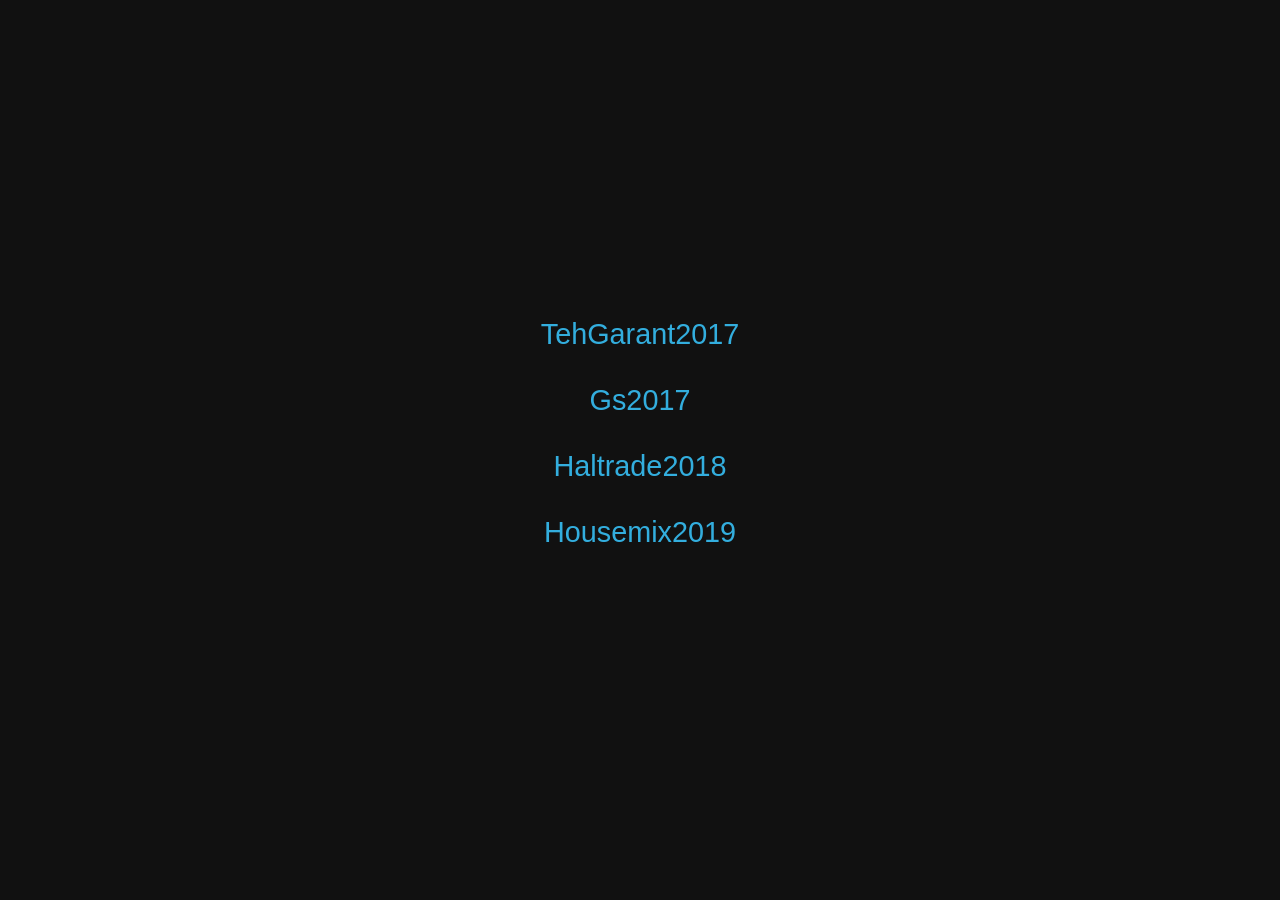
<file: index.html>
<!DOCTYPE html>
</body>
<html lang="ru">

<head>
    <meta charset="UTF-8">
    <meta name="viewport" content="width=device-width, initial-scale=1.0">
    <title>Проекты</title>
    <style>
        html,
        body {
            height: 100%;
            width: 100%;
            margin: 0;
            padding: 0;
            background: #111;
            font-family: Arial, Helvetica, sans-serif;
            color: #33aede;
        }

        main {
            display: flex;
            flex-direction: column;
            align-items: center;
            justify-content: center;
            width: 80%;
            height: 100%;
            margin: auto;
            font-size: 1.8em;
        }

        a {
            text-decoration: none;
            color: #33aede;
            text-align: center;
            transition: all .5s;
        }

        a:hover {
            color: #fff;
        }
    </style>
</head>

<body>
    <main>
        <a href="frontendkor.github.io/TehGarant2017">TehGarant2017</a><br>
        <a href="frontendkor.github.io/Gs2017">Gs2017</a><br>
        <a href="https://frontendkor.github.io/Haltrade2018/">Haltrade2018</a><br>
        <a href="https://frontendkor.github.io/Housemix2019/">Housemix2019</a><br>
    </main>
</body>

</html>
</file>
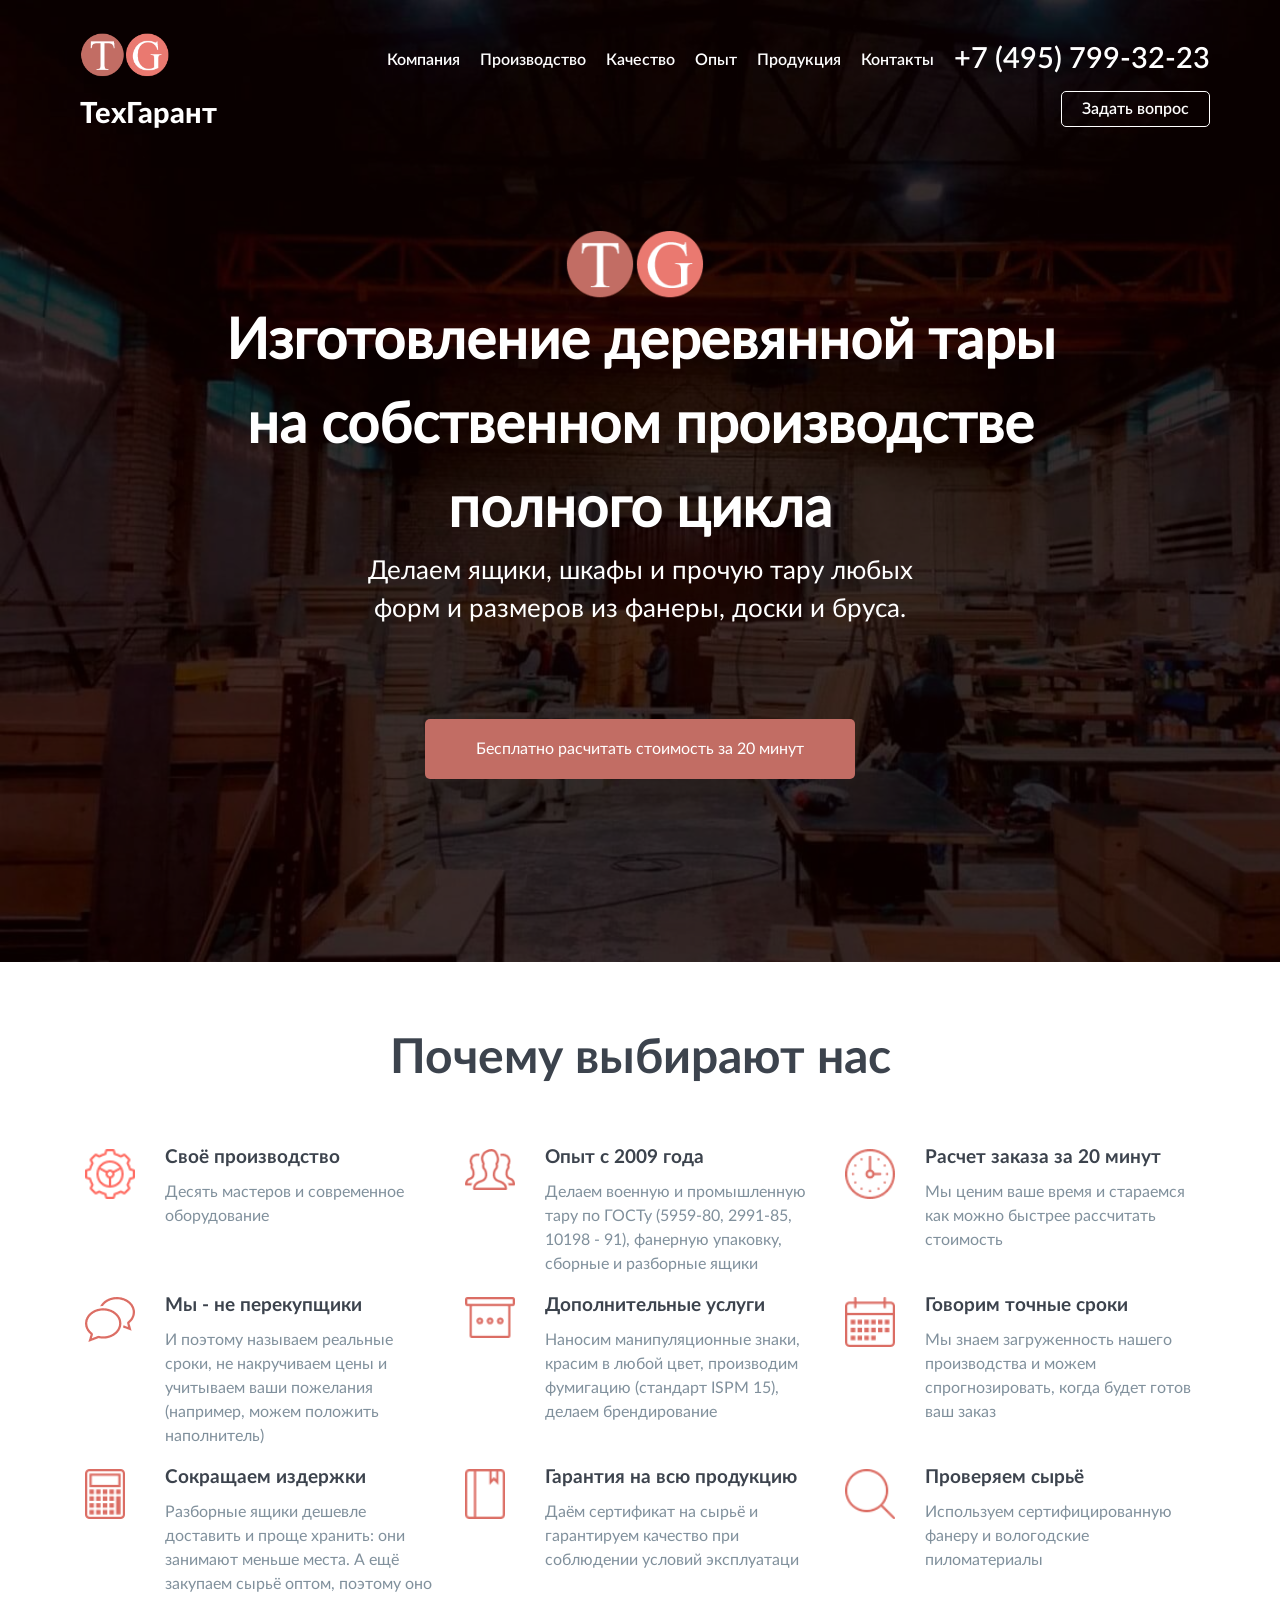
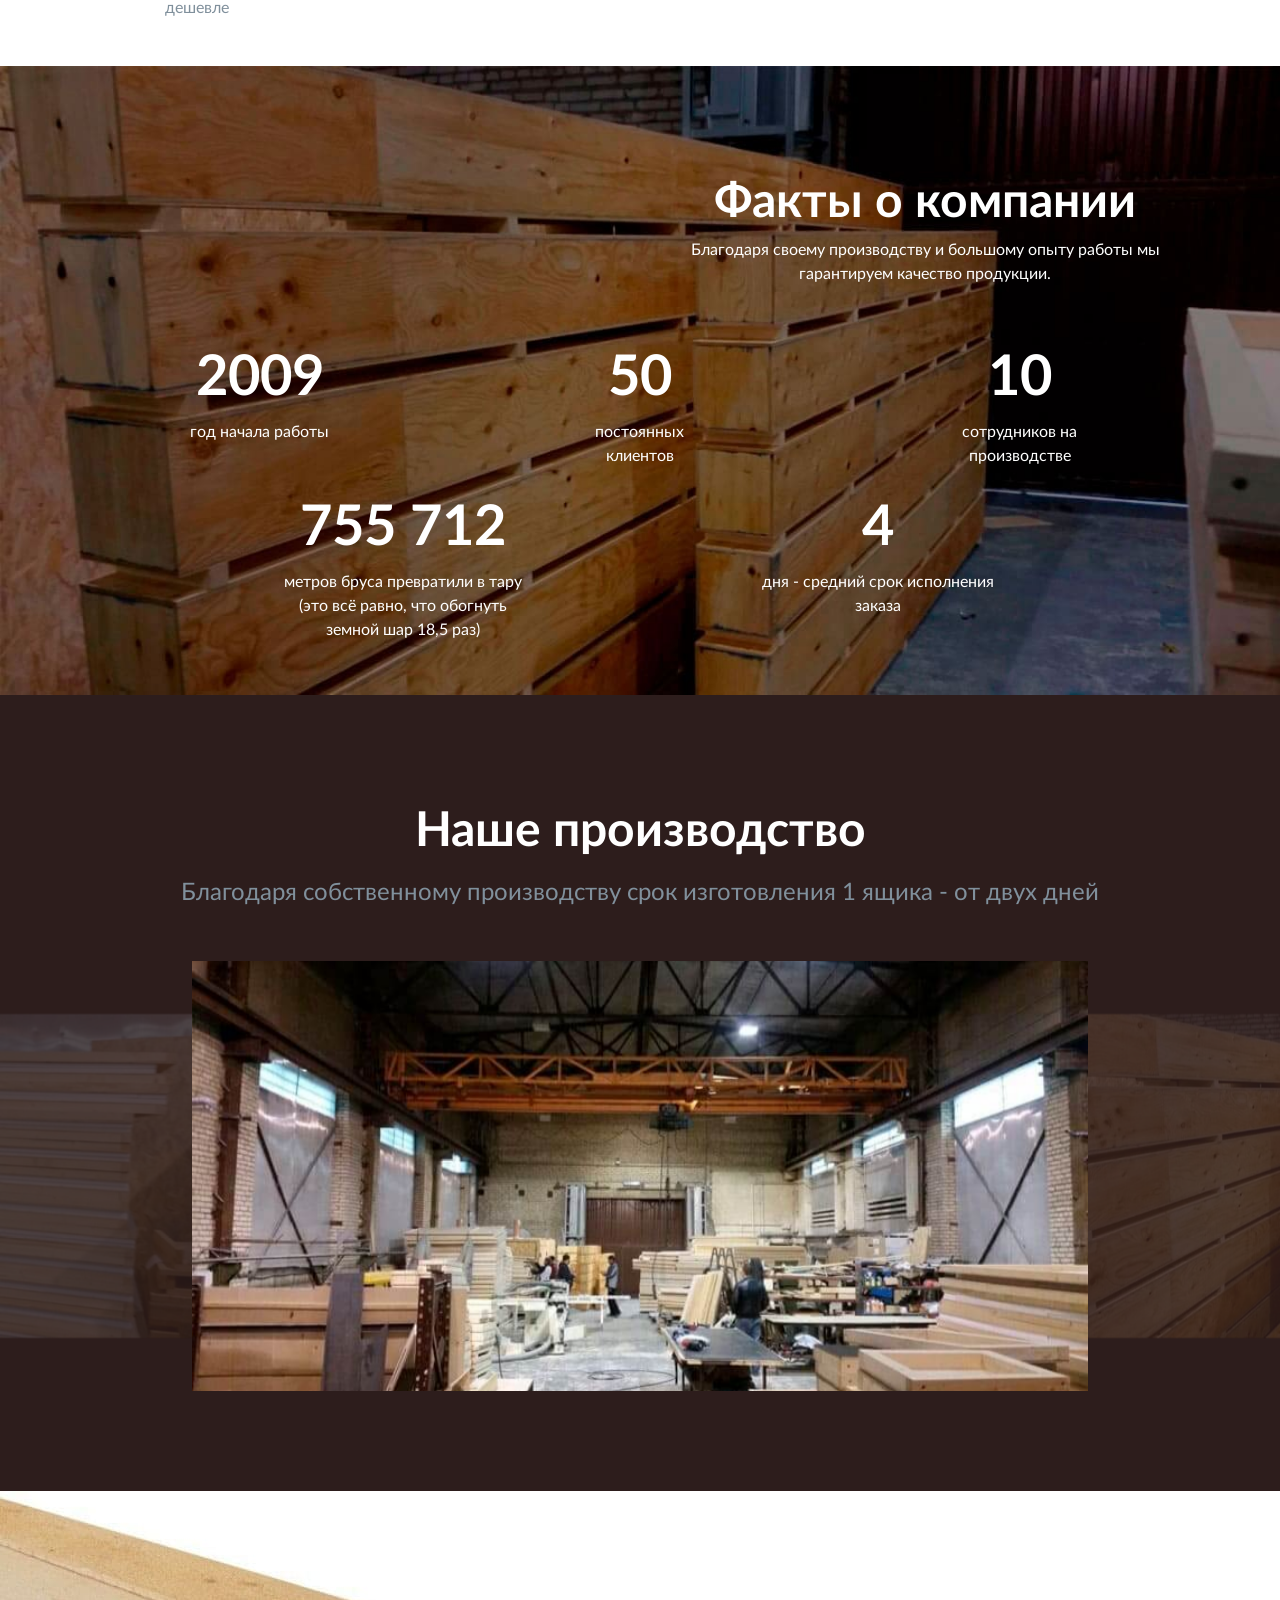
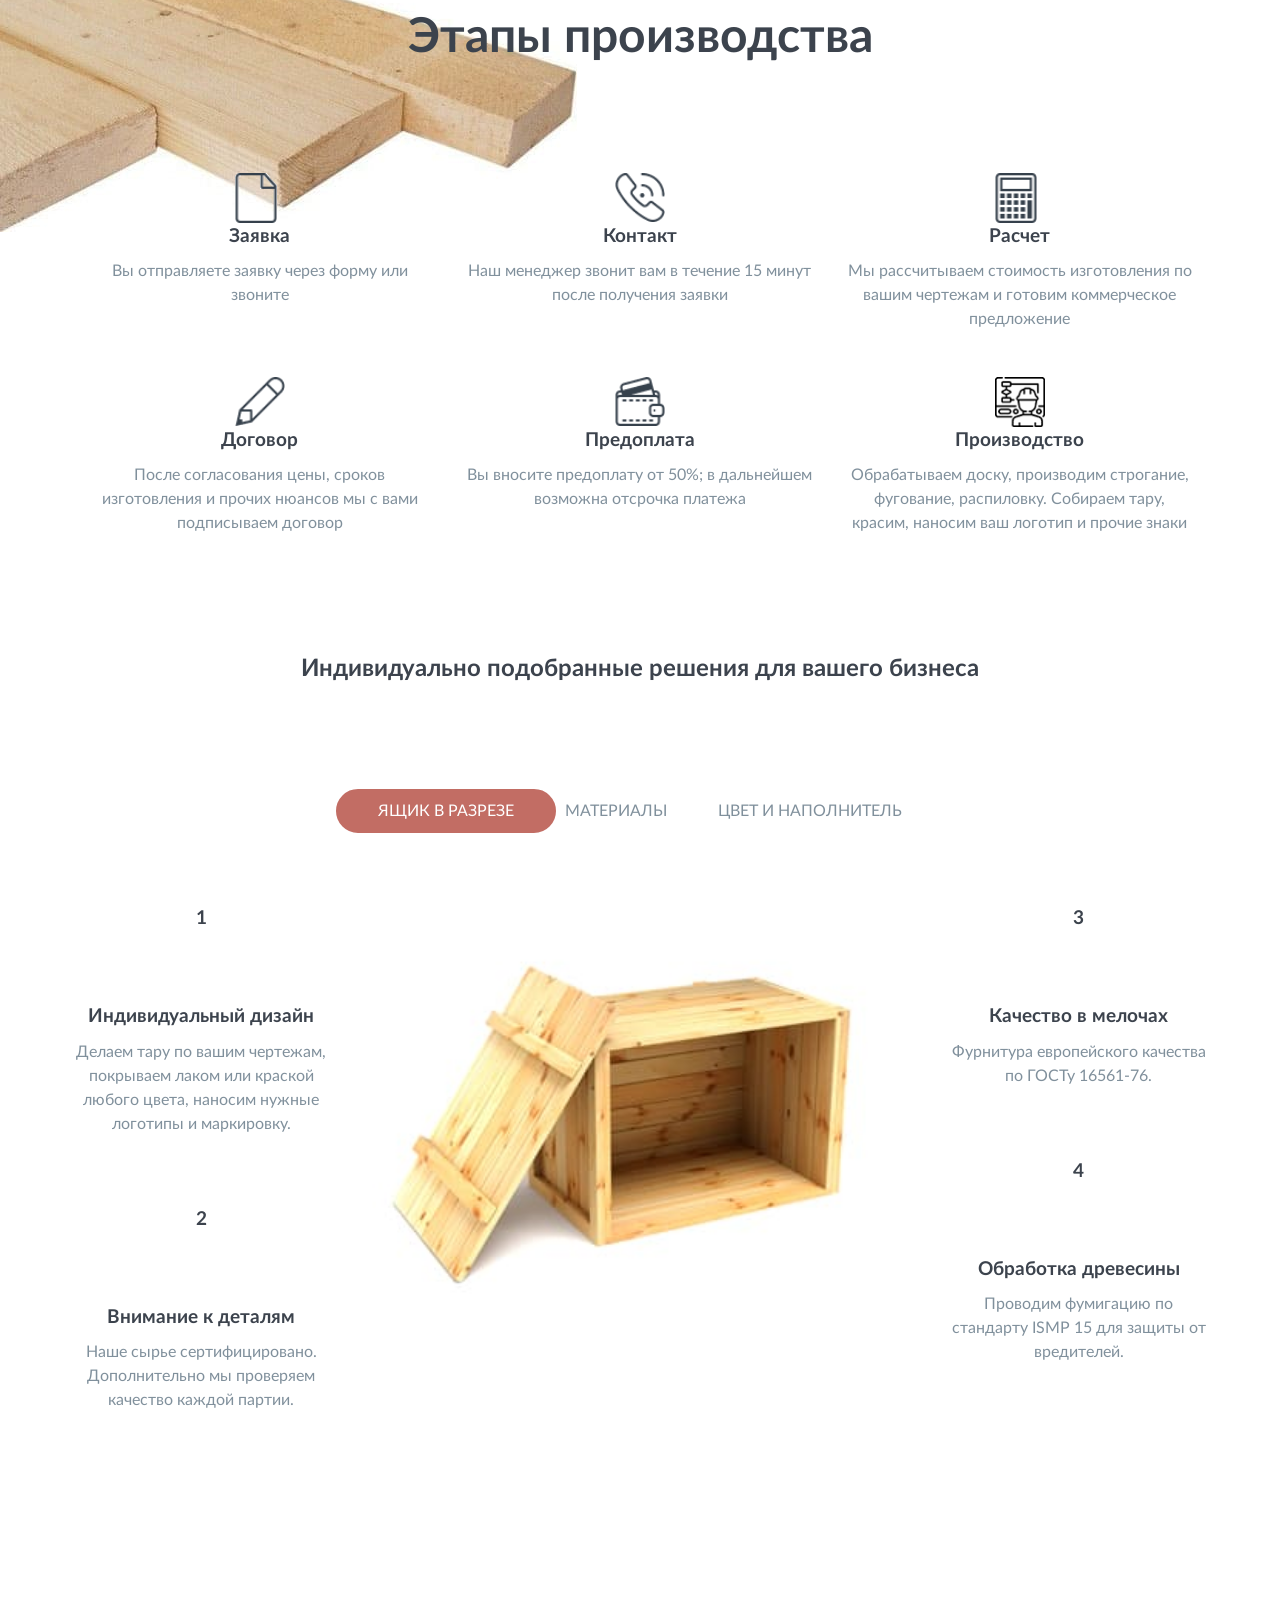
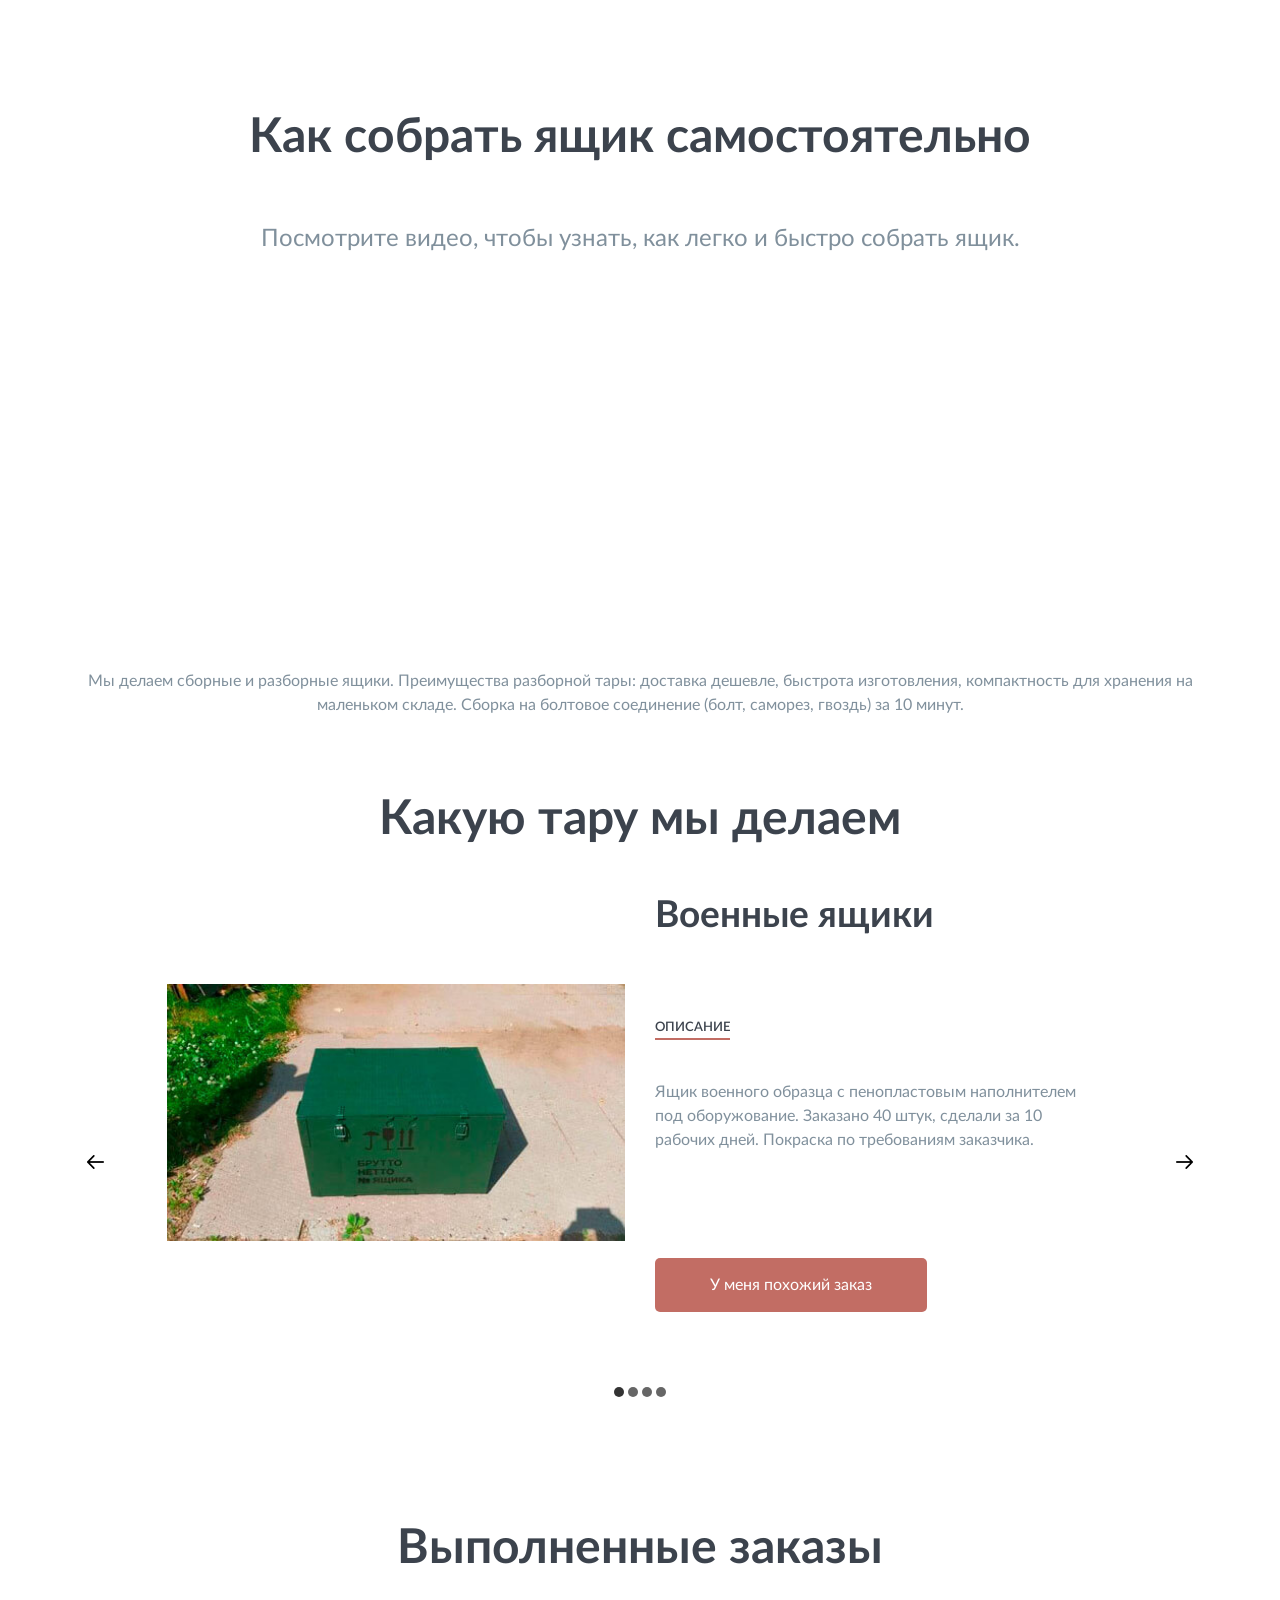
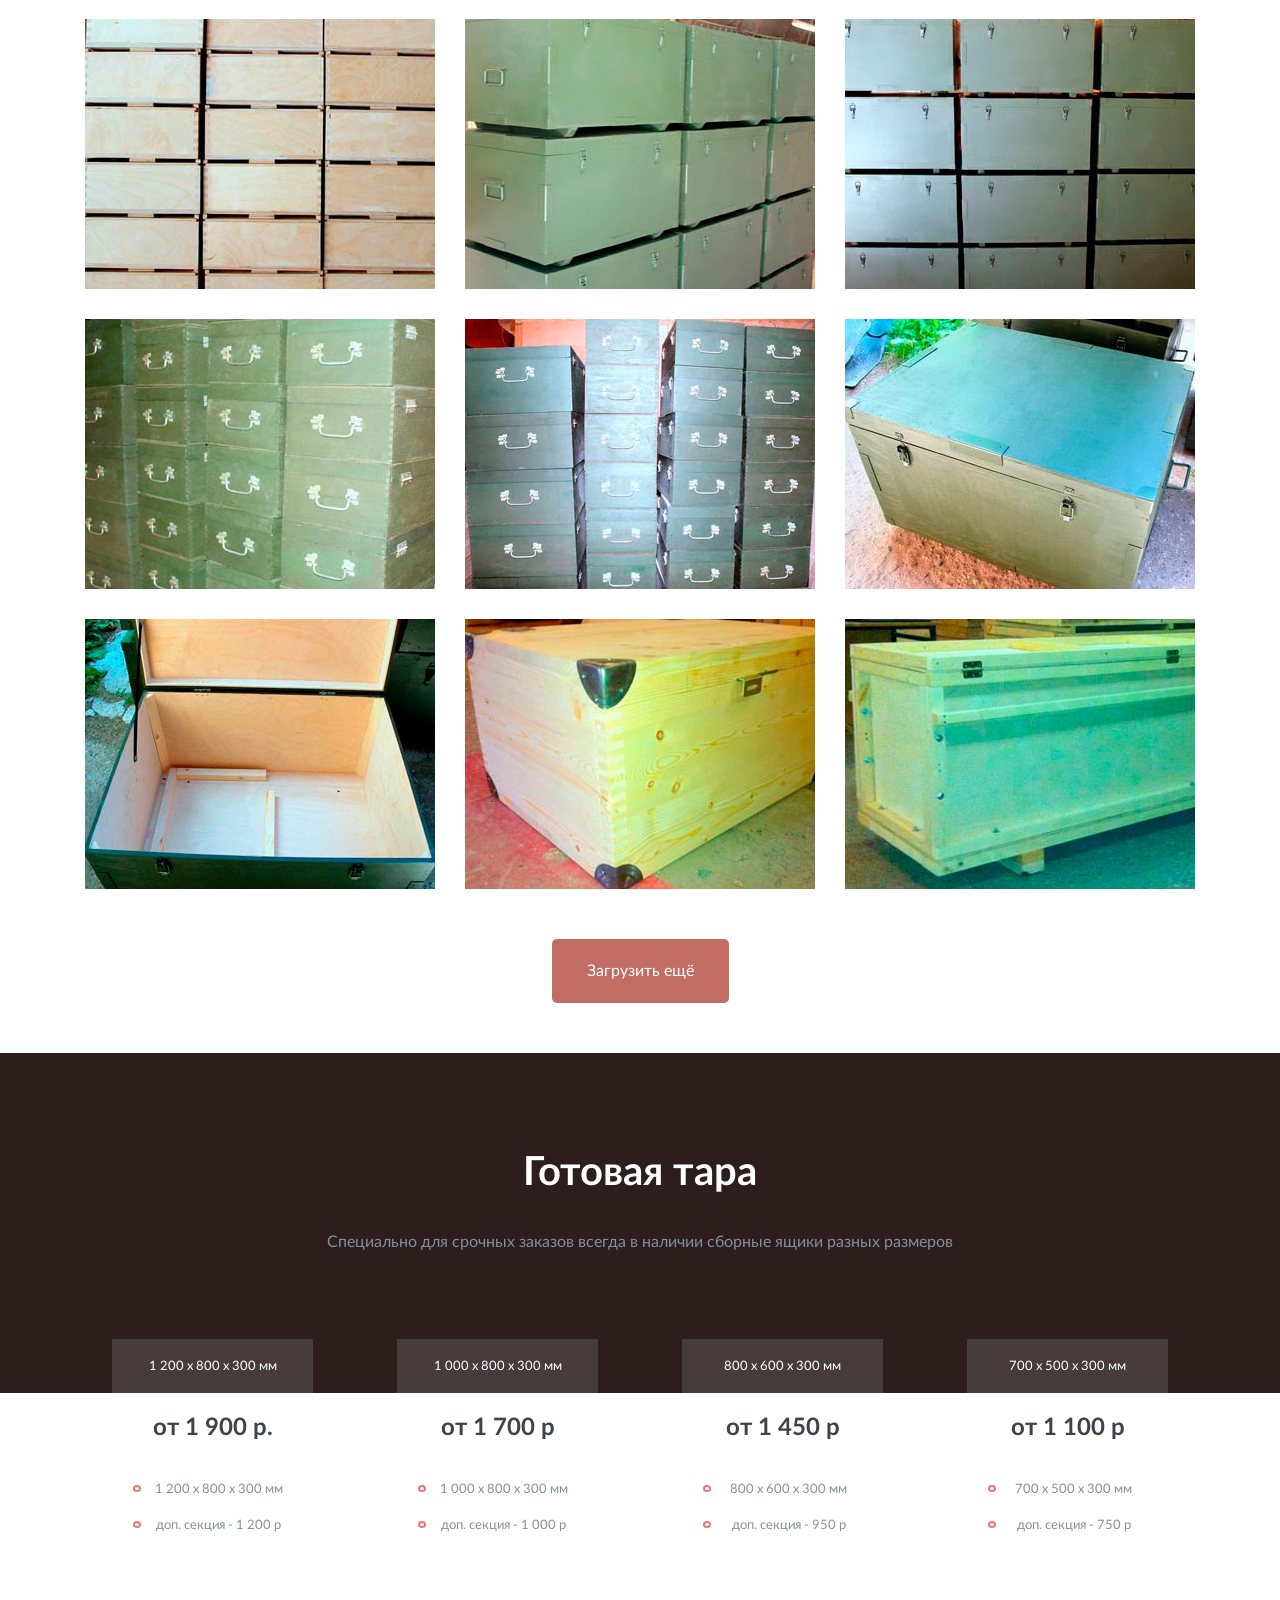
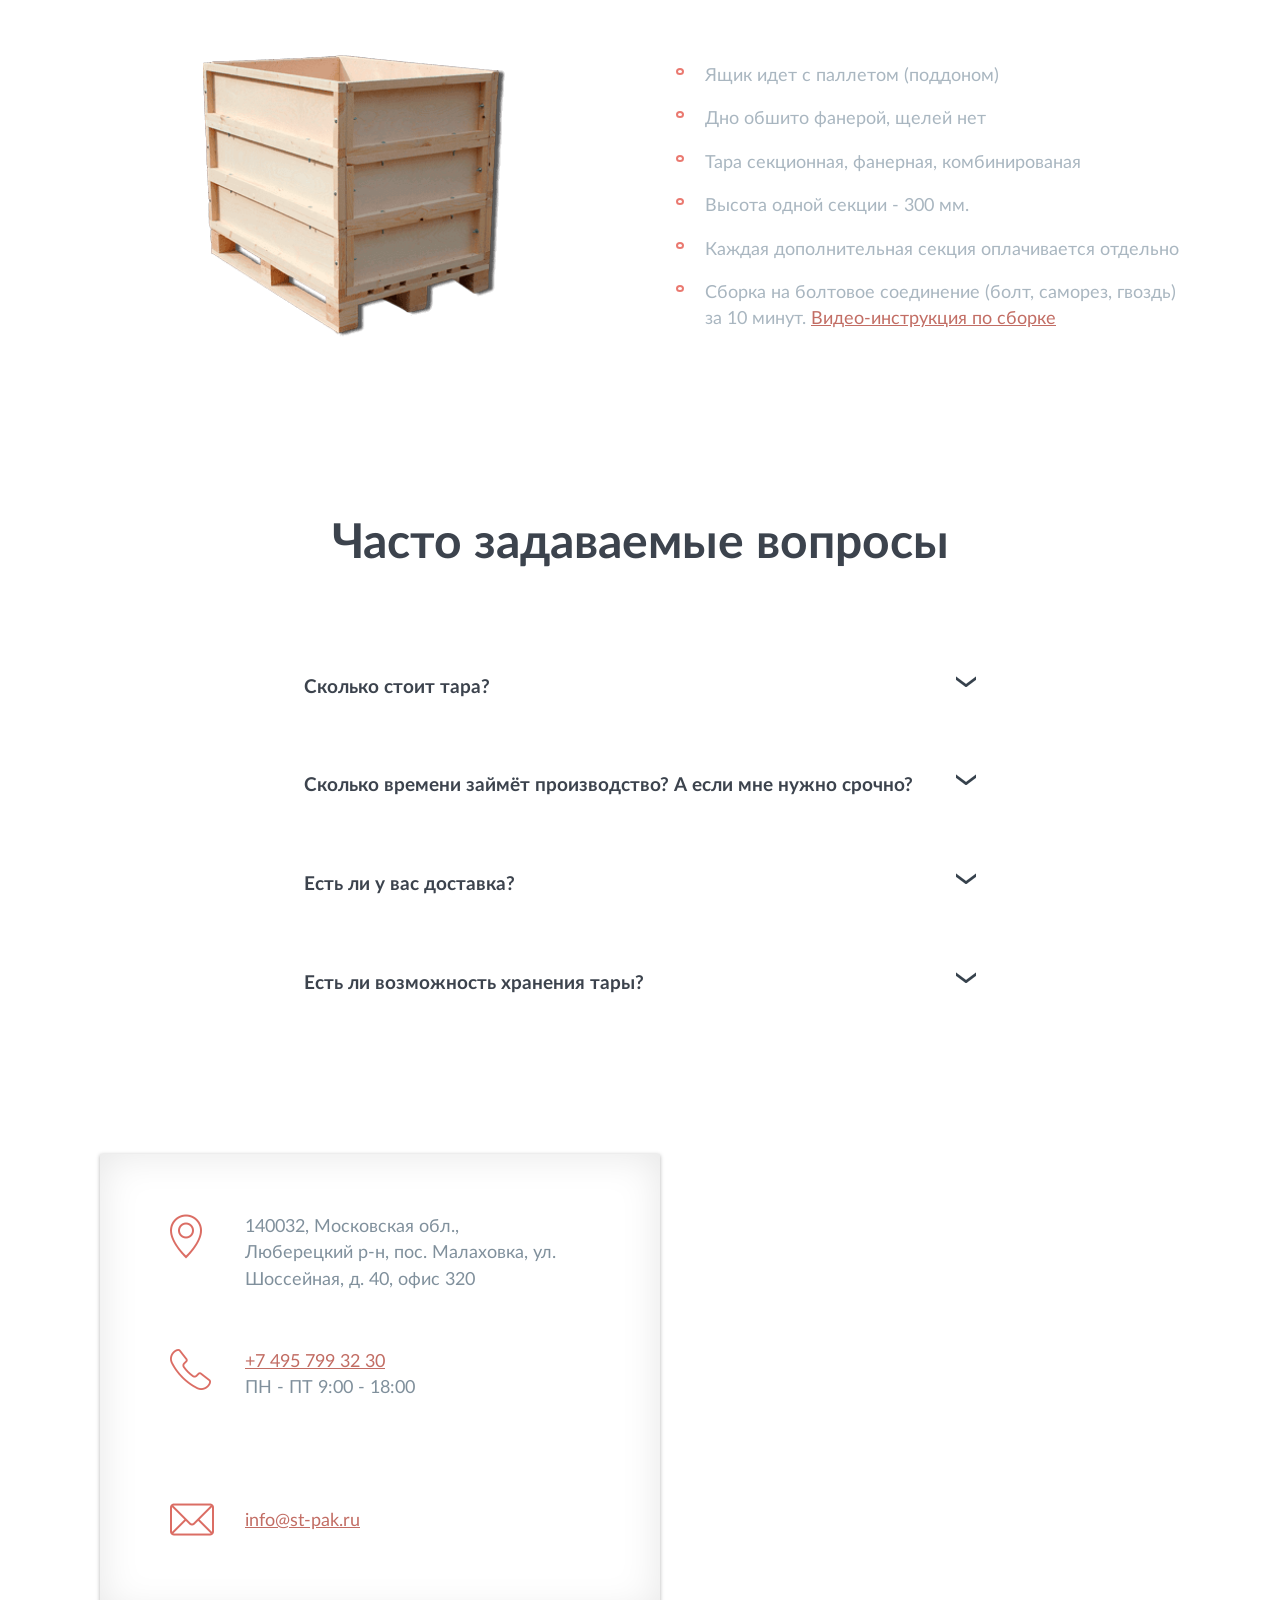
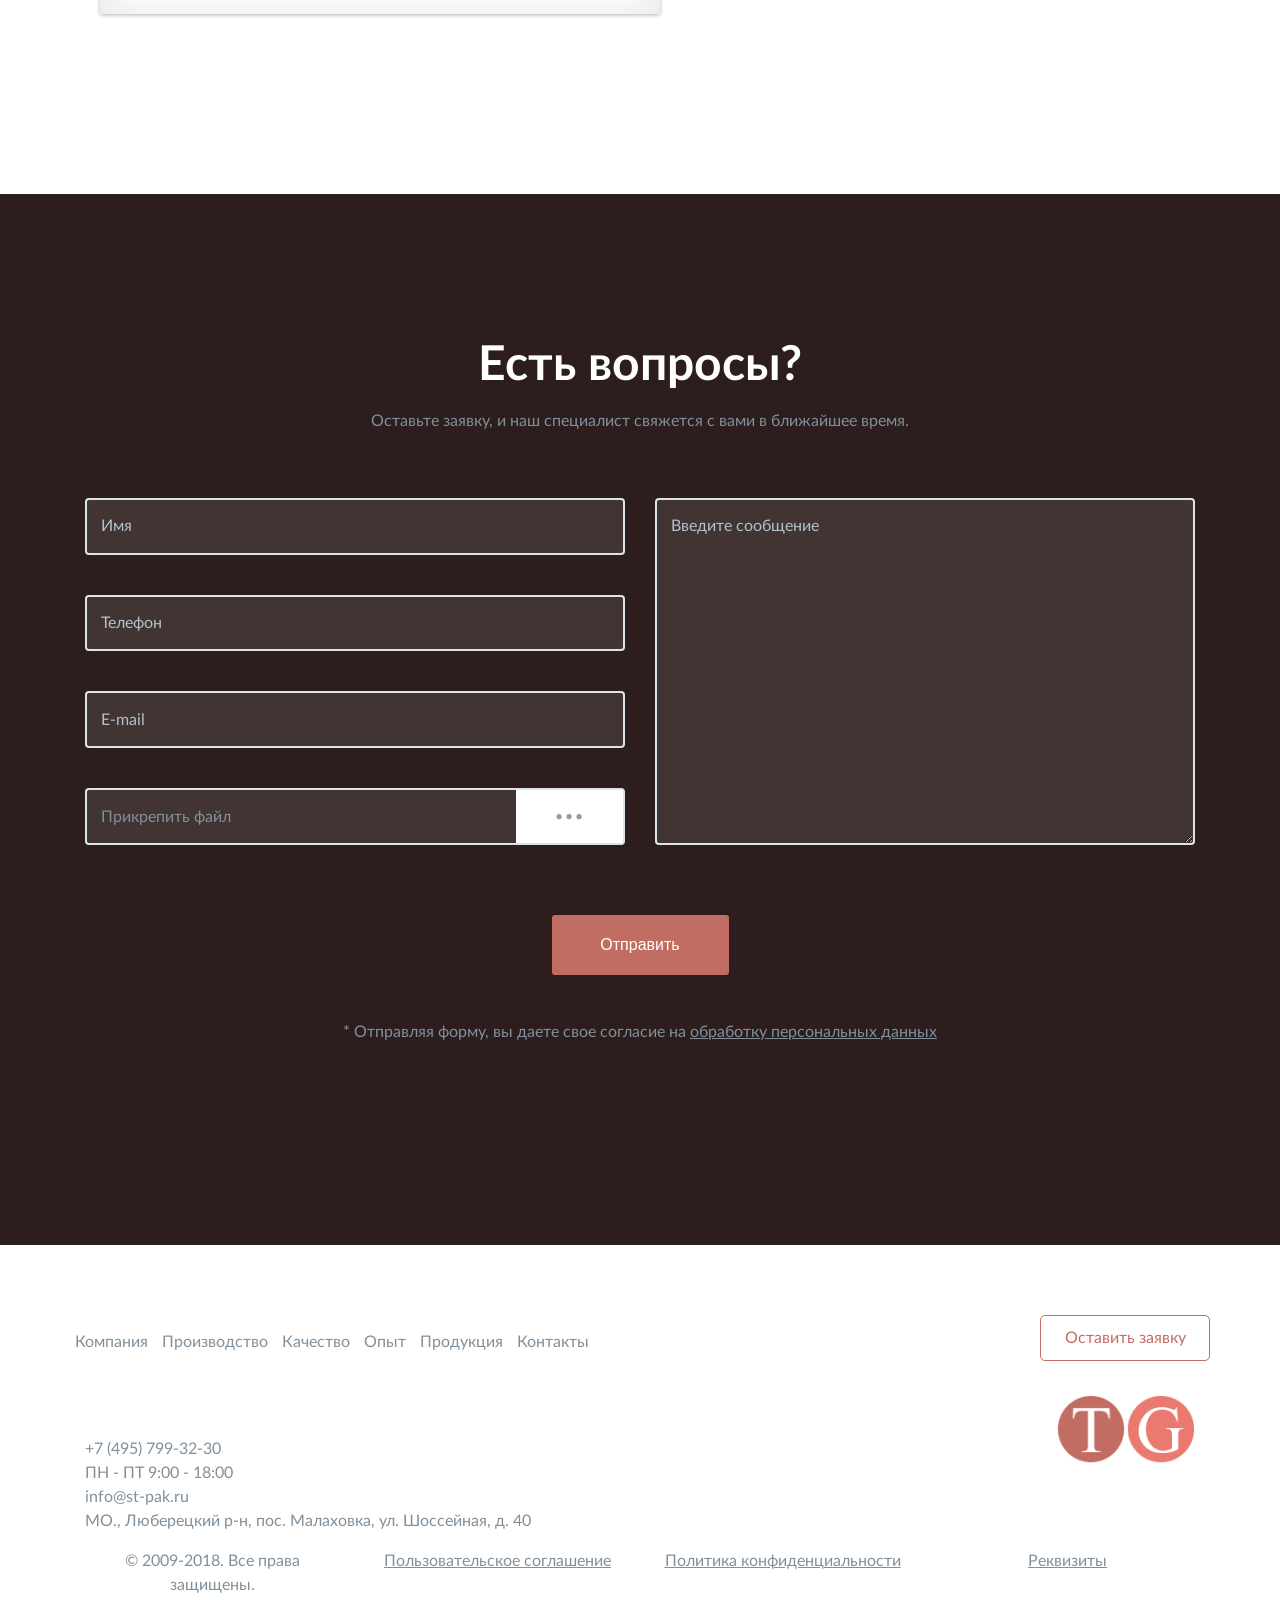
<file: TehGarant2017/index.html>
<!DOCTYPE html>
<html lang="ru">

<head>
  <meta charset="UTF-8">
  <meta name="viewport" content="width=device-width, initial-scale=1.0">
  <title>ТехГарант</title>
  <link rel="icon" type="image/png" href="img/favicon.png" />
  <link rel="stylesheet" href="css/loading.min.css">
  <script src="js/loading.min.js"></script>
</head>

<body>
  <div id="loading" style="z-index: 1000">
    <div id="loading--inner" class="loading--inner">
      <div class="loading--box upper loading--box-animate" style="left: 20px; bottom: 0; animation-delay: .7s"></div>
      <div class="loading--box loading--box-animate" style="left: 32px; bottom: 0; animation-delay: .6s"></div>
      <div class="loading--box dbl-width loading--box-animate" style="left: 44px; bottom: 0; animation-delay: .5s">
      </div>
      <div class="loading--box sink loading--box-animate" style="left: 50px; bottom: 11px; animation-delay: .5s"></div>
      <div class="loading--box hang loading--box-animate" style="left: 44px; top: 0; animation-delay: .4s"></div>
      <div class="loading--box hang loading--box-animate" style="left: 56px; top: 0; animation-delay: .3s"></div>
      <div class="loading--box loading--box-animate" style="left: 68px; bottom: 0; animation-delay: .1s"></div>
      <div class="loading--box upper loading--box-animate" style="left: 68px; top: 0; animation-delay: .1s"></div>
      <div class="loading--box dbl-height loading--box-animate" style="left: 80px; bottom: 0;"></div>
      <div class="loading--text">ЗАГРУЗКА</div>
    </div>
  </div>
  <div id="wrapper">
    <!-- HEADER -->
    <header id="header" class="header">
      <div class="overlay">
        <!-- Navigation -->
        <div id="nav__wrapper" class="nav__wrapper">
          <div id="nav__container" class="container">
            <div class="row">
              <nav class="nav nav_responsive">
                <div class="nav__header">
                  <a href="#header" class="logo nav__logo">
                    <div id="logo-img" class="logo-img"></div>
                    <p id="logo-text">ТехГарант</p>
                  </a>
                  <button id="nav__tah-btn" class="gamburger">
                    <span class="gamburger__label">меню</span>
                    <span class="gamburger__btn">
                      <span class="gamburger__btn-inner">
                        <span></span>
                        <span></span>
                        <span></span>
                      </span><!-- gamburger__btn-inner -->
                    </span><!-- gamburger__btn -->
                  </button>
                </div><!-- nav__header -->
                <ul class="nav__ul nav__ul_responsive">
                  <li class="nav__list nav__list_responsive"><a href="#screen-1"
                      class="nav__link nav__link_hover-decoration nav__link_size-s">Компания</a></li>
                  <li class="nav__list nav__list_responsive"><a href="#screen-3"
                      class="nav__link nav__link_hover-decoration nav__link_size-s">Производство</a></li>
                  <li class="nav__list nav__list_responsive"><a href="#screen-5"
                      class="nav__link nav__link_hover-decoration nav__link_size-s">Качество</a></li>
                  <li class="nav__list nav__list_responsive"><a href="#screen-7"
                      class="nav__link nav__link_hover-decoration nav__link_size-s">Опыт</a></li>
                  <li class="nav__list nav__list_responsive"><a href="#screen-9"
                      class="nav__link nav__link_hover-decoration nav__link_size-s">Продукция</a></li>
                  <li class="nav__list nav__list_responsive"><a href="#screen-11"
                      class="nav__link nav__link_hover-decoration nav__link_size-s">Контакты</a></li>
                  <li class="nav__list nav__list_responsive">
                    <a href="tel:+74957993230" class="nav__link nav__link-phone">+7 (495) 799-32-23</a>
                    <a href="#screen-12" class="nav__link nav__link-btn">Задать вопрос</a>
                  </li>
                </ul><!-- ul -->
              </nav> <!-- nav -->
            </div><!-- row -->
          </div><!-- container -->
        </div><!-- nav__wrapper -->
        <!-- Header content -->
        <div class="header-content">
          <div class="logo header-content__logo"></div>
          <div CLASS="wow zoomIn" data-wow-delay="0.1s">
            <h1 class="header-content__title">Изготовление деревянной тары на собственном производстве полного цикла
            </h1>
            <p class="header-content__text">Делаем ящики, шкафы и прочую тару любых форм и размеров из фанеры, доски и
              бруса.</p>
          </div>
          <a href="#screen-12" class="header-content__btn">Бесплатно расчитать стоимость за 20 минут</a>
        </div><!-- Header content -->
      </div>
    </header>
    <section id="screen-1" class="advantages">
      <h2 class="advantages__title">Почему выбирают нас</h2>
      <div id="scr-1" class="container"></div>
    </section>
    <div id="screen-2" class="facts">
      <div id="scr-2" class="container"></div>
    </div>
    <div id="screen-3" class="production-photo">
      <div id="scr-3"></div>
    </div>
    <section id="screen-4" class="stages-of-production">
      <h2>Этапы производства</h2>
      <div id="scr-4" class="container"></div>
    </section>
    <section id="screen-5" class="production-tabs">
      <h2>Индивидуально подобранные решения для вашего бизнеса</h2>
      <div id="scr-5" class="container"></div>
    </section>
    <section id="screen-6" class="video">
      <h2>Как собрать ящик самостоятельно</h2>
      <div id="video">
        <div id="scr-6" class="container"></div>
      </div>
    </section>
    <section id="screen-7" class="production-shop">
      <h2 id="production-shop__title">Какую тару мы делаем</h2>
      <div id="scr-7" class="container"></div>
    </section>
    <section id="screen-8" class="completed-orders">
      <h2>Выполненные заказы</h2>
      <div id="scr-8"></div>
    </section>
    <section id="screen-9" class="finished-packagings">
      <div id="scr-9">
        <div class="finished-packagings__title">
          <h2>Готовая тара</h2>
          <p>Специально для срочных заказов всегда в наличии сборные ящики разных размеров</p>
        </div><!-- finished-packagings__title -->
        <div class="price">
          <div class="price-items">
            <div class="container">
              <div class="row">

                <div class="col-lg-3 col-md-3 col-sm-6 price-items__item">
                  <div class="price-items__title">
                    <p class="size">1 200 х 800 х 300 мм</p>
                  </div><!-- price-items__title -->
                  <div class="price-items__content">
                    <span>от 1 900 р.</span>
                    <ul>
                      <li>1 200 х 800 х 300 мм</li>
                      <li>доп. секция - 1 200 р</li>
                    </ul>
                    <a href="#" class="price__btn">Заказать</a>
                  </div><!-- price-items__content -->
                </div><!-- col-lg-3 col-md-3 col-sm-6 -->

                <div class="col-lg-3 col-md-3 col-sm-6 price-items__item">
                  <div class="price-items__title">
                    <p class="size">1 000 х 800 х 300 мм</p>
                  </div><!-- price-items__title -->
                  <div class="price-items__content">
                    <span>от 1 700 р</span>
                    <ul>
                      <li>1 000 х 800 х 300 мм</li>
                      <li>доп. секция - 1 000 р</li>
                    </ul>
                    <a href="#" class="price__btn">Заказать</a>
                  </div><!-- price-items__content -->
                </div><!-- col-lg-3 col-md-3 col-sm-6 -->

                <div class="col-lg-3 col-md-3 col-sm-6 price-items__item">
                  <div class="price-items__title">
                    <p class="size">800 х 600 х 300 мм</p>
                  </div><!-- price-items__title -->
                  <div class="price-items__content">
                    <span>от 1 450 р</span>
                    <ul>
                      <li>800 х 600 х 300 мм</li>
                      <li>доп. секция - 950 р</li>
                    </ul>
                    <a href="#" class="price__btn">Заказать</a>
                  </div><!-- price-items__content -->
                </div><!-- col-lg-3 col-md-3 col-sm-6 -->

                <div class="col-lg-3 col-md-3 col-sm-6 price-items__item">
                  <div class="price-items__title">
                    <p class="size">700 х 500 х 300 мм</p>
                  </div><!-- price-items__title -->
                  <div class="price-items__content">
                    <span>от 1 100 р</span>
                    <ul>
                      <li>700 х 500 х 300 мм</li>
                      <li>доп. секция - 750 р</li>
                    </ul>
                    <a href="#" class="price__btn">Заказать</a>
                  </div><!-- price-items__content -->
                </div><!-- col-lg-3 col-md-3 col-sm-6 -->

              </div><!-- row -->
            </div><!-- container -->
          </div><!-- price-items -->
        </div><!-- finished-packagings__price -->

        <div class="description">
          <div class="container">
            <div class="row">
              <div class="col-lg-6 col-md-6 col-sm-12 description__photo"></div>
              <div class="col-lg-6 col-md-6 col-sm-12 description__content">
                <ul>
                  <li>Ящик идет с паллетом (поддоном)</li>
                  <li>Дно обшито фанерой, щелей нет</li>
                  <li>Тара секционная, фанерная, комбинированая</li>
                  <li>Высота одной секции - 300 мм.</li>
                  <li>Каждая дополнительная секция оплачивается отдельно</li>
                  <li>Сборка на болтовое соединение (болт, саморез, гвоздь) за 10 минут.
                    <a href="#video">Видео-инструкция по сборке</a>
                  </li>
                </ul>
              </div>
            </div><!-- row -->
          </div><!-- container -->
        </div><!-- finished-packagings__description -->
      </div>
    </section>
    <section id="screen-10" class="faq">
      <h2>Часто задаваемые вопросы</h2>
      <div id="scr-10"></div>
    </section>
    <div id="screen-11" class="map">
      <div id="scr-11"></div>
    </div>
    <div id="screen-12" class="feedback-form">
      <div id="scr-12"></div>
    </div>
    <!-- FOOTER -->
    <footer class="footer">
      <div class="container">
        <div class="row">

          <div class="col-lg-12 footer__nav">
            <div class="footer__logo"></div>
            <nav>
              <ul>
                <li><a href="#screen-1">Компания</a></li>
                <li><a href="#screen-3">Производство</a></li>
                <li><a href="#screen-5">Качество</a></li>
                <li><a href="#screen-7">Опыт</a></li>
                <li><a href="#screen-9">Продукция</a></li>
                <li><a href="#screen-11">Контакты</a></li>
              </ul>
            </nav>
            <a href="#screen-12" class="footer__btn">Оставить заявку</a>
          </div>

          <div class="col-lg-12 footer__contacts">
            <ul>
              <li><a href="tel:+74957993230">+7 (495) 799-32-30</a></li>
              <li><span>ПН - ПТ 9:00 - 18:00</span></li>
              <li><a href="mailto:info@st-pak.ru">info@st-pak.ru</a></li>
              <li>
                <p>МО., Люберецкий р-н, пос. Малаховка, ул. Шоссейная, д. 40</p>
              </li>
            </ul>
          </div>

          <div class="footer__content">
            <div class="container">
              <div class="row">
                <div class="col-lg-3 col-md-3 col-sm-3">
                  <p>&copy; 2009-2018. Все права защищены.</p>
                </div>
                <div class="col-lg-3 col-md-3 col-sm-3">
                  <p><a href="pdf/pravila-i-usloviya.pdf" target="_blank">Пользовательское соглашение</a></p>
                </div>
                <div class="col-lg-3 col-md-3 col-sm-3">
                  <p><a href="pdf/politika-konfidencialnosty.pdf" target="_blank">Политика конфиденциальности</a></p>
                </div>
                <div class="col-lg-3 col-md-3 col-sm-3">
                  <p><a href="img/rekvizity.jpg" target="_blank">Реквизиты</a></p>
                </div>
              </div>
            </div>
          </div>

        </div><!-- row -->
      </div><!-- container -->
    </footer>
    <div class="finished-packagings__modal">
      <div class="overlay"></div>
      <form id="finished-packagings__form" class="finished-packagings__form">
        <span class="close"></span>
        <div class="number-of-boxes">
          <input type="text" placeholder="1">
          <p>Количество ящиков</p>
        </div>
        <div class="additional-sections">
          <input type="text" placeholder="0">
          <p>Дополнительных секций</p>
        </div>
        <input type="text" placeholder="" id="size-val">
        <textarea class="comment" placeholder="Коментарий к заказу..."></textarea>
        <input type="text" name="name" placeholder="Ваше Имя">
        <input class="phone" type="tel" name="tel" placeholder="Телефон">
        <button class="btn">Отправить</button>
      </form>
    </div>
    <div class="thanks-modal">
      <div class="thanks-modal__overflay"></div>
      <div class="thanks-modal__content">
        <p>Спасибо за проявленый интерес к нашей компании.</p>
        <button class="thanks-modal__btn">Закрыть</button>
      </div>
    </div>
  </div>
  <!-- SCRIPTS-->
  <script src="js/libs/jquery.min.js"></script>
  <script src="js/libs/wow.min.js"></script>
  <script src="js/libs/owl.carousel.min.js"></script>
  <script src="js/libs/jquery.magnific-popup.min.js"></script>
  <script src="js/libs/jquery.maskedinput.min.js"></script>
  <script src="js/libs/jquery.validate.min.js"></script>
  <script src="https://api-maps.yandex.ru/2.1/?lang=ru_RU"></script>
  <script src="js/common.min.js"></script>
  <!-- STYLES-->
  <link rel="stylesheet" href="css/bootstrap4.min.css">
  <link rel="stylesheet" href="css/libs/magnific-popup.min.css">
  <link rel="stylesheet" href="css/libs/owl.carousel.min.css">
  <link rel="stylesheet" href="css/libs/animate.min.css">
  <link rel="stylesheet" href="css/main.min.css">
</body>

</html>
</file>
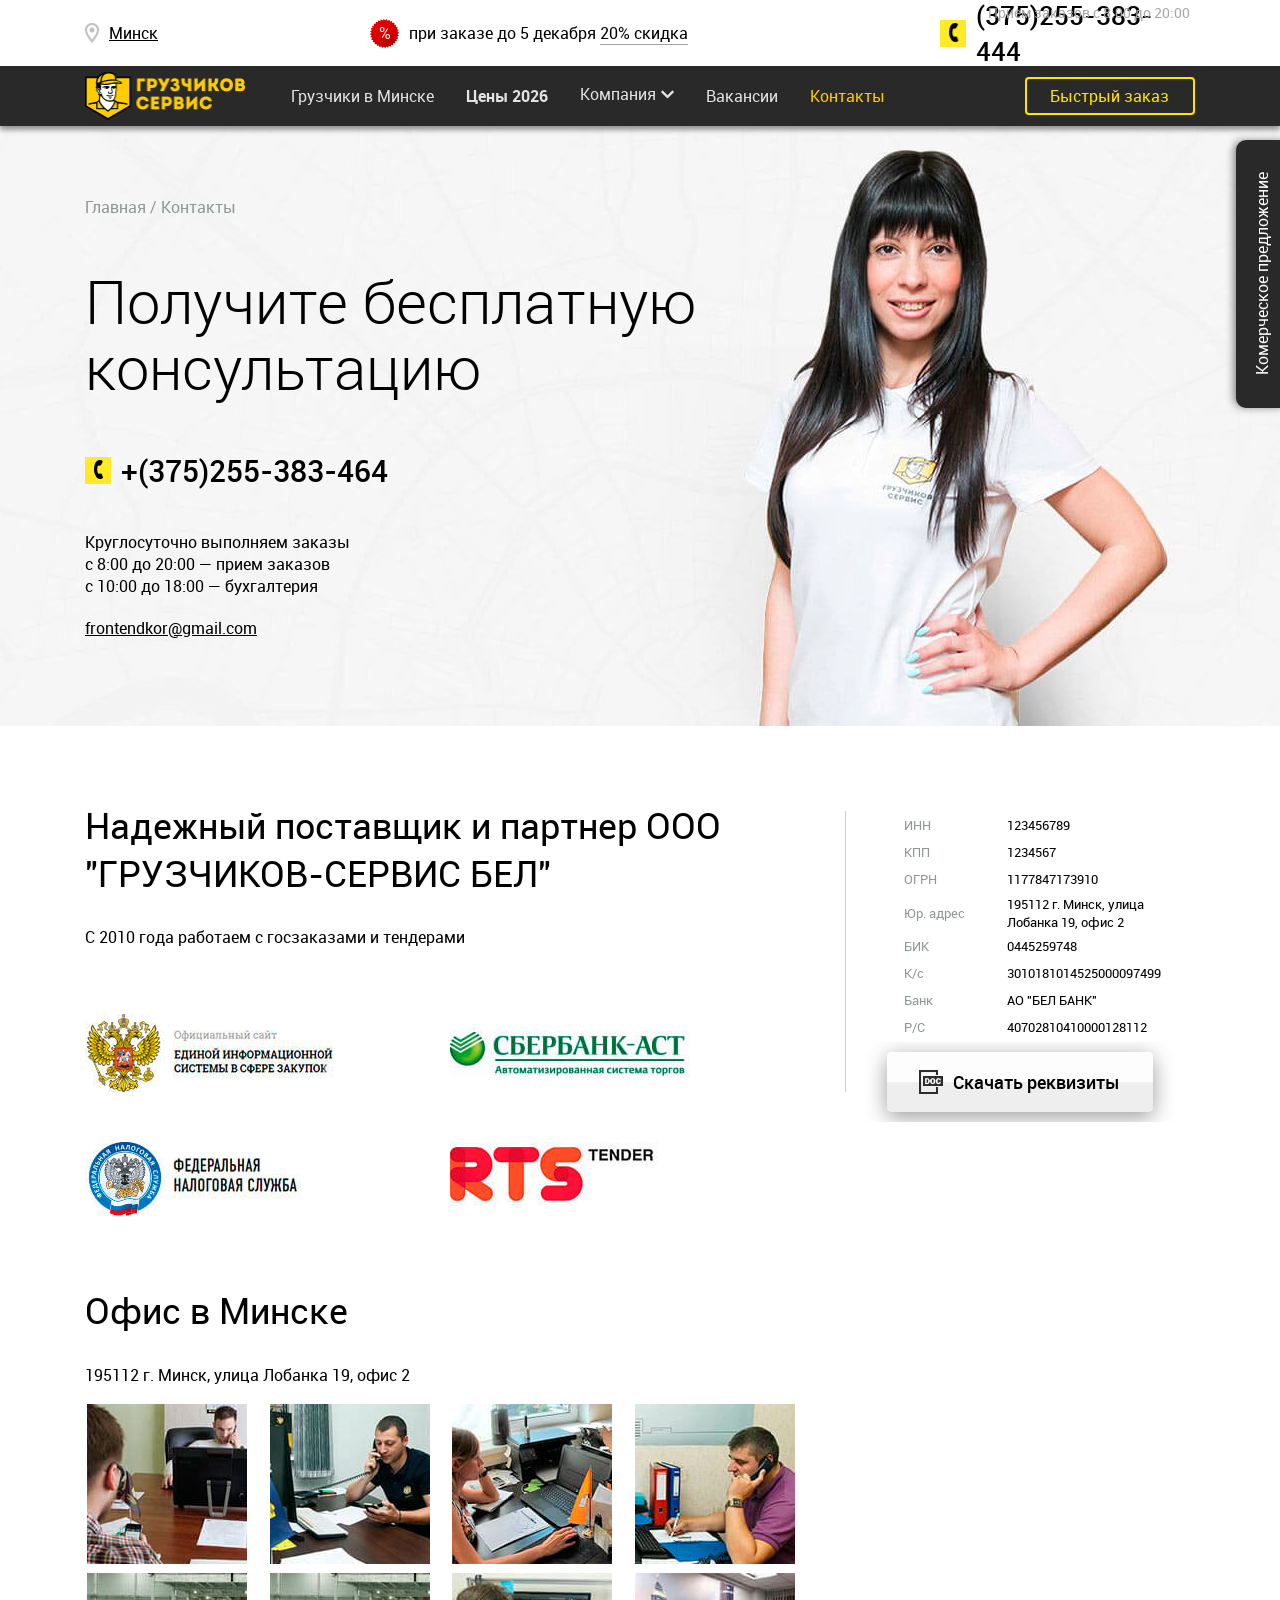
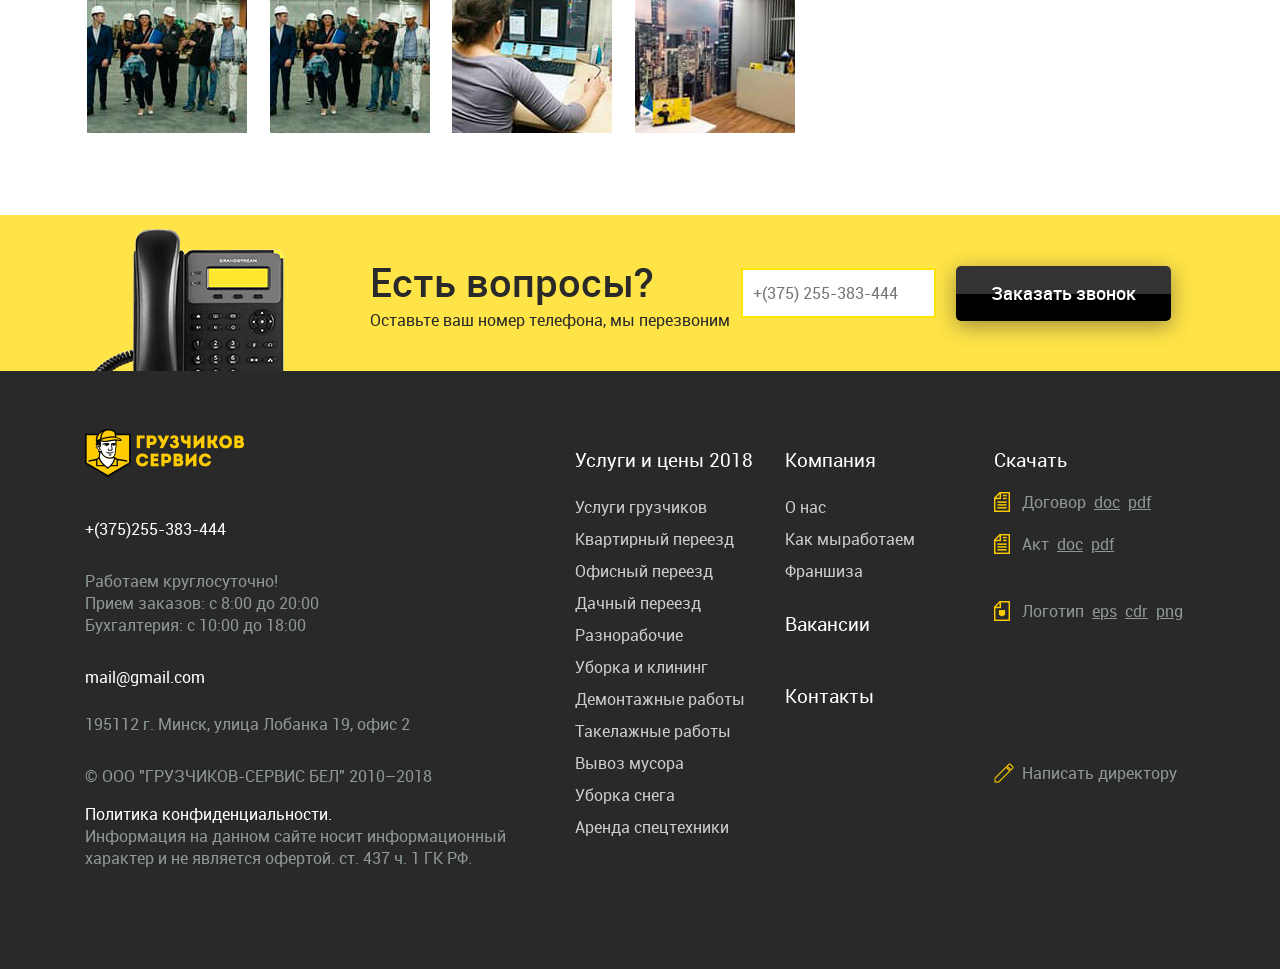
<file: Gs2017/contacts.html>
<!DOCTYPE html>
<html lang="ru">
  <head>
    <meta charset="utf-8">
    <meta name="viewport" content="width=device-width, initial-scale=1">
    <link rel="stylesheet" href="css/libs.min.css">
    <link rel="stylesheet" href="css/preloader.min.css">
    <link rel="stylesheet" href="css/main.min.css">
    <script src="js/preloader.min.js"></script>
    <link rel="shortcut icon" href="favicons.ico" type="image/x-icon">
    <title>GS</title>
  </head>
  <body>
    <div id="preloader" style="z-index: 9999999;">
      <div class="banter-loader">
        <div class="banter-loader__box"></div>
        <div class="banter-loader__box"></div>
        <div class="banter-loader__box"></div>
        <div class="banter-loader__box"></div>
        <div class="banter-loader__box"></div>
        <div class="banter-loader__box"></div>
        <div class="banter-loader__box"></div>
        <div class="banter-loader__box"></div>
        <div class="banter-loader__box"></div>
      </div>
    </div>
    <div class="wrapper">
      <header class="header">
        <div class="header__top-blok">
          <div class="container">
            <div class="row">
              <div class="col-lg-3 link_nav-city__cntainer">
                <div class="link_nav-city__ic"></div><a class="link_nav-city" href="#">Минск</a>
              </div>
              <div class="col-lg-6 discount__container">
                <div class="discount">
                  <div class="discount__icon"><span>%</span></div><a class="discount__text" href="prices.html">при заказе до <span id="discount__date">06 июня </span><span id="discount__rate">20% скидка</span></a>
                </div>
              </div>
              <div class="col-lg-3 link-phone__cntaier">
                <p>Прием заказов с 8:00 до 20:00</p><a class="link-phone" href="tel:+123456789">
                  <div class="link-phone__icon"></div><span class="link-phone__number">(375)255-383-444</span></a>
              </div>
            </div>
          </div>
        </div>
        <div class="nav-top">
          <div class="container nav-top__grid">
            <div class="row">
              <div class="col-lg-2 col-md-3 col-sm-3 col-xs-3 nav__logo-container"><a class="nav-top__logo logo" href="index.html"></a></div>
              <div class="col-lg-7 navigation__container">
                <nav>
                  <ul id="nav">
                    <li><a class="active" href="index.html">Грузчики в Минске</a></li>
                    <li><a class="link-prise" href="prices.html"></a></li>
                    <li><a class="link-nav-drop" href="#"> <span>Компания</span>
                        <div class="link-nav-drop__ic">
                          <svg xmlns="http://www.w3.org/2000/svg" viewbox="0 0 448 512">
                            <path d="M207.029 381.476L12.686 187.132c-9.373-9.373-9.373-24.569 0-33.941l22.667-22.667c9.357-9.357 24.522-9.375 33.901-.04L224 284.505l154.745-154.021c9.379-9.335 24.544-9.317 33.901.04l22.667 22.667c9.373 9.373 9.373 24.569 0 33.941L240.971 381.476c-9.373 9.372-24.569 9.372-33.942 0z"></path>
                          </svg>
                        </div></a>
                      <ul class="nav-drop">
                        <li><a class="link-about-us" href="about-us.html">О нас</a></li>
                        <li><a class="link-service" href="service.html">Как мы работаем</a></li>
                        <li><a class="link-thanks" href="thanks.html">Наши достижения</a></li>
                        <li><a href="https://fr.gruzchikov-service.ru/" target="_blank">Франшиза</a></li>
                      </ul>
                    </li>
                    <li><a class="linlk-vacancies" href="vacancies.html">Вакансии</a></li>
                    <li><a class="linlk-contacts" href="contacts.html">Контакты</a></li>
                  </ul>
                </nav>
              </div>
              <div class="col-lg-3 nav-top__btn-container"><a class="nav-top__btn quick-order__open" href="#">Быстрый заказ</a>
                <div class="nav-top__tah-btn tah-btn">
                  <div class="tah-btn__items"></div>
                </div>
              </div>
            </div>
          </div>
        </div>
        <div class="nav_responsive">
          <div class="nav_responsive__footer"><a href="https://vk.com">
              <div class="vk-ic__container">
                <svg class="vk-ic" xmlns="http://www.w3.org/2000/svg" viewbox="0 0 576 512">
                  <path d="M545 117.7c3.7-12.5 0-21.7-17.8-21.7h-58.9c-15 0-21.9 7.9-25.6 16.7 0 0-30 73.1-72.4 120.5-13.7 13.7-20 18.1-27.5 18.1-3.7 0-9.4-4.4-9.4-16.9V117.7c0-15-4.2-21.7-16.6-21.7h-92.6c-9.4 0-15 7-15 13.5 0 14.2 21.2 17.5 23.4 57.5v86.8c0 19-3.4 22.5-10.9 22.5-20 0-68.6-73.4-97.4-157.4-5.8-16.3-11.5-22.9-26.6-22.9H38.8c-16.8 0-20.2 7.9-20.2 16.7 0 15.6 20 93.1 93.1 195.5C160.4 378.1 229 416 291.4 416c37.5 0 42.1-8.4 42.1-22.9 0-66.8-3.4-73.1 15.4-73.1 8.7 0 23.7 4.4 58.7 38.1 40 40 46.6 57.9 69 57.9h58.9c16.8 0 25.3-8.4 20.4-25-11.2-34.9-86.9-106.7-90.3-111.5-8.7-11.2-6.2-16.2 0-26.2.1-.1 72-101.3 79.4-135.6z"></path>
                </svg>
              </div></a><a href="https://www.instagram.com">
              <div class="inst-ic__container">
                <svg class="inst-ic" xmlns="http://www.w3.org/2000/svg" viewbox="0 0 448 512">
                  <path d="M224.1 141c-63.6 0-114.9 51.3-114.9 114.9s51.3 114.9 114.9 114.9S339 319.5 339 255.9 287.7 141 224.1 141zm0 189.6c-41.1 0-74.7-33.5-74.7-74.7s33.5-74.7 74.7-74.7 74.7 33.5 74.7 74.7-33.6 74.7-74.7 74.7zm146.4-194.3c0 14.9-12 26.8-26.8 26.8-14.9 0-26.8-12-26.8-26.8s12-26.8 26.8-26.8 26.8 12 26.8 26.8zm76.1 27.2c-1.7-35.9-9.9-67.7-36.2-93.9-26.2-26.2-58-34.4-93.9-36.2-37-2.1-147.9-2.1-184.9 0-35.8 1.7-67.6 9.9-93.9 36.1s-34.4 58-36.2 93.9c-2.1 37-2.1 147.9 0 184.9 1.7 35.9 9.9 67.7 36.2 93.9s58 34.4 93.9 36.2c37 2.1 147.9 2.1 184.9 0 35.9-1.7 67.7-9.9 93.9-36.2 26.2-26.2 34.4-58 36.2-93.9 2.1-37 2.1-147.8 0-184.8zM398.8 388c-7.8 19.6-22.9 34.7-42.6 42.6-29.5 11.7-99.5 9-132.1 9s-102.7 2.6-132.1-9c-19.6-7.8-34.7-22.9-42.6-42.6-11.7-29.5-9-99.5-9-132.1s-2.6-102.7 9-132.1c7.8-19.6 22.9-34.7 42.6-42.6 29.5-11.7 99.5-9 132.1-9s102.7-2.6 132.1 9c19.6 7.8 34.7 22.9 42.6 42.6 11.7 29.5 9 99.5 9 132.1s2.7 102.7-9 132.1z"></path>
                </svg>
              </div></a><a href="https://www.youtube.com/watch?v=gXKpK34rAT4">
              <div class="youtube-ic__container">
                <svg class="youtube-ic" xmlns="http://www.w3.org/2000/svg" viewbox="0 0 576 512">
                  <path d="M549.655 124.083c-6.281-23.65-24.787-42.276-48.284-48.597C458.781 64 288 64 288 64S117.22 64 74.629 75.486c-23.497 6.322-42.003 24.947-48.284 48.597-11.412 42.867-11.412 132.305-11.412 132.305s0 89.438 11.412 132.305c6.281 23.65 24.787 41.5 48.284 47.821C117.22 448 288 448 288 448s170.78 0 213.371-11.486c23.497-6.321 42.003-24.171 48.284-47.821 11.412-42.867 11.412-132.305 11.412-132.305s0-89.438-11.412-132.305zm-317.51 213.508V175.185l142.739 81.205-142.739 81.201z"></path>
                </svg>
              </div></a></div>
          <nav class="panels">
            <ul class="panel-1">
              <li><a class="panel-1__header" href="index.html">Грузчики в Минске</a></li>
              <li><a class="link-panel-2" href="http"> 
                  <div class="link-panel-2__ic">
                    <div></div>
                  </div><span>Цены 2018</span></a></li>
              <li><a class="link-panel-3" href="http"> 
                  <div class="link-panel-3__ic">
                    <div></div>
                  </div><span>Компания</span></a></li>
              <li><a href="vacancies.html">Вакансии</a></li>
              <li><a href="contacts.html">Контакты</a></li>
              <li>
                <p>Прием заказов с 8:00 до 20:00</p>
              </li>
              <li><a class="link-phone" href="tel:+375255383444">(375) 255-383-444</a></li>
              <li>
                <p class="commercial-offer2__open">Коммерческое предложение</p>
              </li>
              <li class="linlk-location__container">
                <div>
                  <svg class="svg-inline--fa fa-map-marker-alt fa-w-12" aria-hidden="true" data-prefix="fas" data-icon="map-marker-alt" role="img" xmlns="http://www.w3.org/2000/svg" viewBox="0 0 384 512">
                    <path fill="#e0e0e0" d="M172.268 501.67C26.97 291.031 0 269.413 0 192 0 85.961 85.961 0 192 0s192 85.961 192 192c0 77.413-26.97 99.031-172.268 309.67-9.535 13.774-29.93 13.773-39.464 0zM192 272c44.183 0 80-35.817 80-80s-35.817-80-80-80-80 35.817-80 80 35.817 80 80 80z"></path>
                  </svg>
                </div><a class="linlk-location" href="#">Минск</a>
              </li>
            </ul>
            <ul class="panel-2">
              <li><a class="panel-2__header" href="http">
                  <div class="panel-2__header-ic">
                    <div></div>
                  </div><span> Цены</span></a></li>
              <li><a class="pes-nav__link-tab1" href="prices.html?dataTab=1">Услуги грузчиков</a></li>
              <li><a class="pes-nav__link-tab2" href="prices.html?dataTab=2">Квартирный переезд</a></li>
              <li><a class="pes-nav__link-tab3" href="prices.html?dataTab=3">Офисный переезд</a></li>
              <li><a class="pes-nav__link-tab4" href="prices.html?dataTab=4">Дачный переезд</a></li>
              <li><a class="pes-nav__link-tab5" href="prices.html?dataTab=5">Разнорабочие</a></li>
              <li><a class="pes-nav__link-tab6" href="prices.html?dataTab=6">Уборка и клининг</a></li>
              <li><a class="pes-nav__link-tab7" href="prices.html?dataTab=7">Демонтажные работы</a></li>
              <li><a class="pes-nav__link-tab8" href="prices.html?dataTab=8">Такелажные работы</a></li>
              <li><a class="pes-nav__link-tab9" href="prices.html?dataTab=9">Вывоз мусора</a></li>
              <li><a class="pes-nav__link-tab10" href="prices.html?dataTab=10">Уборка снега</a></li>
              <li><a class="pes-nav__link-tab11" href="prices.html?dataTab=11">Аренда спецтехники</a></li>
            </ul>
            <ul class="panel-3">
              <li><a class="panel-3__header" href="http">
                  <div class="panel-3__header-ic">
                    <div></div>
                  </div><span> Компания</span></a></li>
              <li> <a href="about-us.html">О нас</a></li>
              <li> <a href="service.html">Как мы работаем</a></li>
              <li> <a href="thanks.html">Наши достижения</a></li>
              <li> <a href="https://fr.gruzchikov-service.ru/" target="_blank">Франшиза</a></li>
            </ul>
          </nav>
        </div>
        <div class="nav-modal"></div>
      </header>
      <div class="content" id="content">
        <section id="contact">
          <div class="container">
            <div class="row">
              <ul class="nav-location">
                <li><a href="index.html">Главная /&#160;</a></li>
                <li><a href="contacts.html">Контакты</a></li>
              </ul>
              <div class="col-lg-7">
                <h1>Получите бесплатную консультацию</h1><a class="link-phone" href="tel:+123456789">
                  <div class="link-phone__icon"></div><span class="link-phone__number">+(375)255-383-464</span></a>
                <p>Круглосуточно выполняем заказы</p>
                <p>с 8:00 до 20:00 — прием заказов</p>
                <p>с 10:00 до 18:00 — бухгалтерия</p><a class="mail" href="mailto:frontendkor@gmail.com">frontendkor@gmail.com</a>
              </div>
              <div class="col-lg-5 consultant-photo"></div>
            </div>
          </div>
        </section>
        <section id="info">
          <div class="container">
            <div class="row">
              <div class="col-lg-8">
                <h1>Надежный поставщик и партнер ООО "ГРУЗЧИКОВ-СЕРВИС БЕЛ"</h1>
                <p>С 2010 года работаем с госзаказами и тендерами</p>
                <div class="gos-logos">
                  <div class="gos-logo-1"><img src="img/contacts/gos-logo/gos-logo-1.jpg" alt="logo"></div>
                  <div class="gos-logo-2"><img src="img/contacts/gos-logo/gos-logo-2.jpg" alt="logo"></div>
                  <div class="gos-logo-3"><img src="img/contacts/gos-logo/gos-logo-3.jpg" alt="logo"></div>
                  <div class="gos-logo-4"><img src="img/contacts/gos-logo/gos-logo-4.jpg" alt="logo"></div>
                </div>
              </div>
              <div class="col-lg-4">
                <table>
                  <tr>
                    <td class="name">ИНН</td>
                    <td class="number">123456789</td>
                  </tr>
                  <tr>
                    <td class="name">КПП</td>
                    <td class="number">1234567</td>
                  </tr>
                  <tr>
                    <td class="name">ОГРН</td>
                    <td class="number">1177847173910</td>
                  </tr>
                  <tr>
                    <td class="name">Юр. адрес</td>
                    <td class="number">195112 г. Минск, улица Лобанка 19, офис 2</td>
                  </tr>
                  <tr>
                    <td class="name">БИК</td>
                    <td class="number">0445259748</td>
                  </tr>
                  <tr>
                    <td class="name">К/с</td>
                    <td class="number">3010181014525000097499</td>
                  </tr>
                  <tr>
                    <td class="name">Банк</td>
                    <td class="number">АО "БЕЛ БАНК"</td>
                  </tr>
                  <tr>
                    <td class="name">Р/С</td>
                    <td class="number">40702810410000128112</td>
                  </tr>
                </table>
                <div class="dok-btn__container"><a class="dok-btn" href="img/logo.png" download>
                    <div></div><span>Скачать реквизиты</span></a></div>
              </div>
            </div>
          </div>
        </section>
        <section id="contacts-map">
          <div class="container">
            <div class="row">
              <div class="col-lg-8 col-md-12">
                <h1>Офис в Минске</h1>
                <p>195112 г. Минск, улица Лобанка 19, офис 2</p>
                <div class="offis-photos">
                  <div><img src="img/contacts/offise-photo/offise-photo-1.jpg" alt="offise-photo"></div>
                  <div><img src="img/contacts/offise-photo/offise-photo-2.jpg" alt="offise-photo"></div>
                  <div><img src="img/contacts/offise-photo/offise-photo-3.jpg" alt="offise-photo"></div>
                  <div><img src="img/contacts/offise-photo/offise-photo-4.jpg" alt="offise-photo"></div>
                  <div><img src="img/contacts/offise-photo/offise-photo-5.jpg" alt="offise-photo"></div>
                  <div><img src="img/contacts/offise-photo/offise-photo-5.jpg" alt="offise-photo"></div>
                  <div><img src="img/contacts/offise-photo/offise-photo-7.jpg" alt="offise-photo"></div>
                  <div><img src="img/contacts/offise-photo/offise-photo-8.jpg" alt="offise-photo"></div>
                </div>
              </div>
              <div class="col-lg-4 col-md-12 contcts-map">
                <div id="map-mini"></div>
              </div>
            </div>
          </div>
        </section>
        <section class="contacts-request-call" id="contacts-request-call">
          <div class="container">
            <div class="row">
              <div class="col-lg-3 col-md-5 contacts-request-call__img"><img src="img/contacts/phone.png" alt="img"></div>
              <div class="col-lg-9 col-md-7 col-sm-12 contacts-request-call__container">
                <div class="contacts-request-call__text">
                  <h1>Есть вопросы?</h1>
                  <p>Оставьте ваш номер телефона, мы перезвоним</p>
                </div>
                <div class="contacts-request-call__form">
                  <form>
                    <input type="text" placeholder="+(375) 255-383-444" name="phone" id="call-back__user-phone" required>
                    <button type="submit">Заказать звонок</button>
                  </form>
                </div>
              </div>
            </div>
          </div>
        </section>
      </div>
      <footer class="footer">
        <div class="container">
          <div class="row">
            <div class="footer__content col-lg-5">
              <div class="footer__logo logo"></div>
              <div class="communication">
                <div class="communication__ic"></div>
                <div class="communication__link"><a class="write-director-modal__open" href="#">Написать директору</a></div>
              </div><a class="footer__link-phone" href="tel:+375255383464">+(375)255-383-444</a>
              <p class="footer__working-hours">
                Работаем круглосуточно! <br>
                Прием заказов: с 8:00 до 20:00 <br>
                Бухгалтерия: с 10:00 до 18:00 <br>
              </p><a class="footer__link-email" href="mailto:mail@gmail.com">mail@gmail.com</a>
              <p class="footer__address">195112 г. Минск, улица Лобанка 19, офис 2</p>
              <div class="footer__social-icon"></div>
              <p class="footer__cop">&#169; ООО "ГРУЗЧИКОВ-СЕРВИС БЕЛ" 2010–2018 <br></p><a href="#">Политика конфиденциальности. <br></a><span>Информация на данном сайте носит информационный характер и не является офертой. ст. 437 ч. 1 ГК РФ.</span>
            </div>
            <div class="col-lg-7 footer__nav">
              <div class="nav-1">
                <h3>Услуги и цены 2018</h3>
                <ul> 
                  <li><a href="prices.html?dataTab=1">Услуги грузчиков</a></li>
                  <li><a href="prices.html?dataTab=2">Квартирный переезд</a></li>
                  <li><a href="prices.html?dataTab=3">Офисный переезд</a></li>
                  <li><a href="prices.html?dataTab=4">Дачный переезд</a></li>
                  <li><a href="prices.html?dataTab=5">Разнорабочие</a></li>
                  <li><a href="prices.html?dataTab=6">Уборка и клининг</a></li>
                  <li><a href="prices.html?dataTab=7">Демонтажные работы</a></li>
                  <li><a href="prices.html?dataTab=8">Такелажные работы</a></li>
                  <li><a href="prices.html?dataTab=9">Вывоз мусора</a></li>
                  <li><a href="prices.html?dataTab=10">Уборка снега</a></li>
                  <li><a href="prices.html?dataTab=11">Аренда спецтехники</a></li>
                </ul>
              </div>
              <div class="nav-2">
                <h3>Компания</h3>
                <ul> 
                  <li><a href="#">О нас</a></li>
                  <li><a href="service.html">Как мыработаем</a></li>
                  <li><a href="https://fr.gruzchikov-service.ru/" target="_blank">Франшиза</a></li>
                  <li><a href="vacancies.html"> 
                      <h3>Вакансии</h3></a></li>
                  <li><a href="contacts.html"> 
                      <h3>Контакты</h3></a></li>
                </ul>
              </div>
              <div class="nav-3">
                <h3>Скачать</h3>
                <div class="treaty">
                  <div class="treaty__ic"></div>
                  <div class="treaty__link">
                    <p>Договор </p><a href="img/logo.png" download="">doc</a><a href="img/logo.png" download="">pdf</a>
                  </div>
                </div>
                <div class="act">
                  <div class="act__ic"></div>
                  <div class="act__link">
                    <p>Акт </p><a href="img/logo.png" download="">doc</a><a href="img/logo.png" download="">pdf</a>
                  </div>
                </div>
                <div class="logotip">
                  <div class="logotip__ic"></div>
                  <div class="logotip__link">
                    <p>Логотип </p><a href="img/logo.png" download="">eps</a><a href="img/logo.png" download="">cdr</a><a href="img/logo.png" download="">png</a>
                  </div>
                </div>
                <div class="communication">
                  <div class="communication__ic"></div>
                  <div class="communication__link"><a class="write-director-modal__open" href="#">Написать директору</a></div>
                </div>
              </div>
            </div>
          </div>
        </div>
      </footer>
      <div class="quick-order-modal__container">
        <div class="quick-order-modal" id="quick-order-modal">
          <div class="quick-order-modal__overlay"></div>
          <div class="quick-order-modal__content">
            <div class="quick-order-modal__text">
              <p>95</p>
              <p><span>%</span> клиентов <br>заказывают <br>по телефону</p>
            </div>
            <div class="quick-order-modal__form">
              <div class="quick-order-modal_close"></div>
              <p>Оставьте ваш номер телефона, мы перезвоним</p>
              <form id="quick-order-modal__form">
                <input type="text" placeholder="+(375) 255-383-444" required="" name="phone" id="quick-order__user-phone">
                <button type="submit" id="quick-order__btn">Заказать</button>
              </form>
              <div class="quick-order-modal__tel">Или позвоните <br> +(375) 255-383-444</div>
            </div>
          </div>
        </div>
      </div>
      <div class="commercial-offer-modal__container">
        <div class="commercial-offer-modal">
          <div class="commercial-offer-modal__overlay"></div>
          <div class="commercial-offer-modal__content">
            <div class="commercial-offer-modal_open">
              <p style="white-space:nowrap;">Комерческое предложение</p>
            </div>
            <div class="commercial-offer-modal_close"></div>
            <form id="commercial-offer-modal__form">
              <input type="text" placeholder="ИНН" name="inn">
              <input type="text" placeholder="+(375) 255-383-444" name="phone" id="commercial-offer__user-phone">
              <input type="email" placeholder="mail@mail.ru" name="mail" id="commercial-offer__mail"><span class="error-text"></span>
              <button type="submit" id="call-back__btn">Получить</button>
              <p class="error-text"> </p>
            </form>
            <div class="commercial-offer-modal__text">
              <p>Индивидуальное<br class="commercial-offer-modal__br"> коммерческое<br class="commercial-offer-modal__br"> предложение<br> <span> за 15 секунд </span><img src="img/offer_ico.png" alt="img"></p><img class="commercial-offer-modal__img" src="img/offer_bg.png" alt="img">
            </div>
          </div>
        </div>
      </div>
      <div class="commercial-offer-modal2__container">
        <div class="commercial-offer-modal2">
          <div class="commercial-offer-modal2__overlay"></div>
          <div class="commercial-offer-modal2__content">
            <div class="commercial-offer-modal2_close"></div>
            <div class="commercial-offer-modal2__text">
              <p>Индивидуальное коммерческое предложение<br> <span> за 15 секунд </span><img src="img/offer_ico.png" alt="img"></p>
            </div>
            <form id="commercial-offer-modal2__form">
              <input type="text" placeholder="ИНН">
              <input type="text" placeholder="+(375) 255-383-444" name="phone" id="commercial-offer2__user-phone">
              <input type="email" placeholder="mail@mail.ru" id="commercial-offer2__mail">
              <button type="submit" id="commercial-offer__btn">Получить</button>
              <p class="error-text"> </p>
            </form>
          </div>
        </div>
      </div>
      <div class="write-director-modal__container">
        <div class="write-director-modal">
          <div class="write-director-modal__overflay"></div>
          <div class="write-director-modal__content">
            <div class="write-director-modal__close"></div>
            <p class="write-director-modal__title">Написать директору</p>
            <p>Можете нас похвалить или поругать, дать рекомендации или задать вопрос</p>
            <form id="write-director-modal__form">
              <div class="fieldset">
                <div id="write-director-modal__mail">
                  <input type="text" placeholder="mail@mail.ru" name="email"><span class="error-text"></span>
                </div>
                <div id="write-director-modal__phone">
                  <input type="text" placeholder="+(375) 255-383-444" name="phone">
                </div>
              </div>
              <div id="write-director-modal__message">
                <textarea placeholder="Ваше сообщение" name="message"></textarea><span class="error-text"></span>
              </div>
              <div class="deal-checkbox">
                <label>
                  <input type="checkbox" id="deal-checkbox"><i></i>
                </label>
                <label><span>Я согласен на обработку моих персональных данных</span></label>
              </div><span class="error-text"></span>
              <button type="submit">Отправить</button>
            </form>
          </div>
        </div>
      </div>
      <div class="complete-modal">
        <div class="complete-modal__content">
          <p class="complete-modal__title">Мы скоро с вами свяжемся</p>
          <p>Спасибо за проявленный интерес к компании <br> Грузчиков-Сервис</p>
          <button id="complete-modal__btn">Закрыть</button>
        </div>
      </div>
      <script src="js/libs.min.js"></script>
      <script src="https://api-maps.yandex.ru/2.1/?lang=ru_RU"></script>
      <script src="js/main.min.js"></script>
      <script src="js/contentScripts/contacts.min.js"></script>
    </div>
  </body>
</html>
</file>
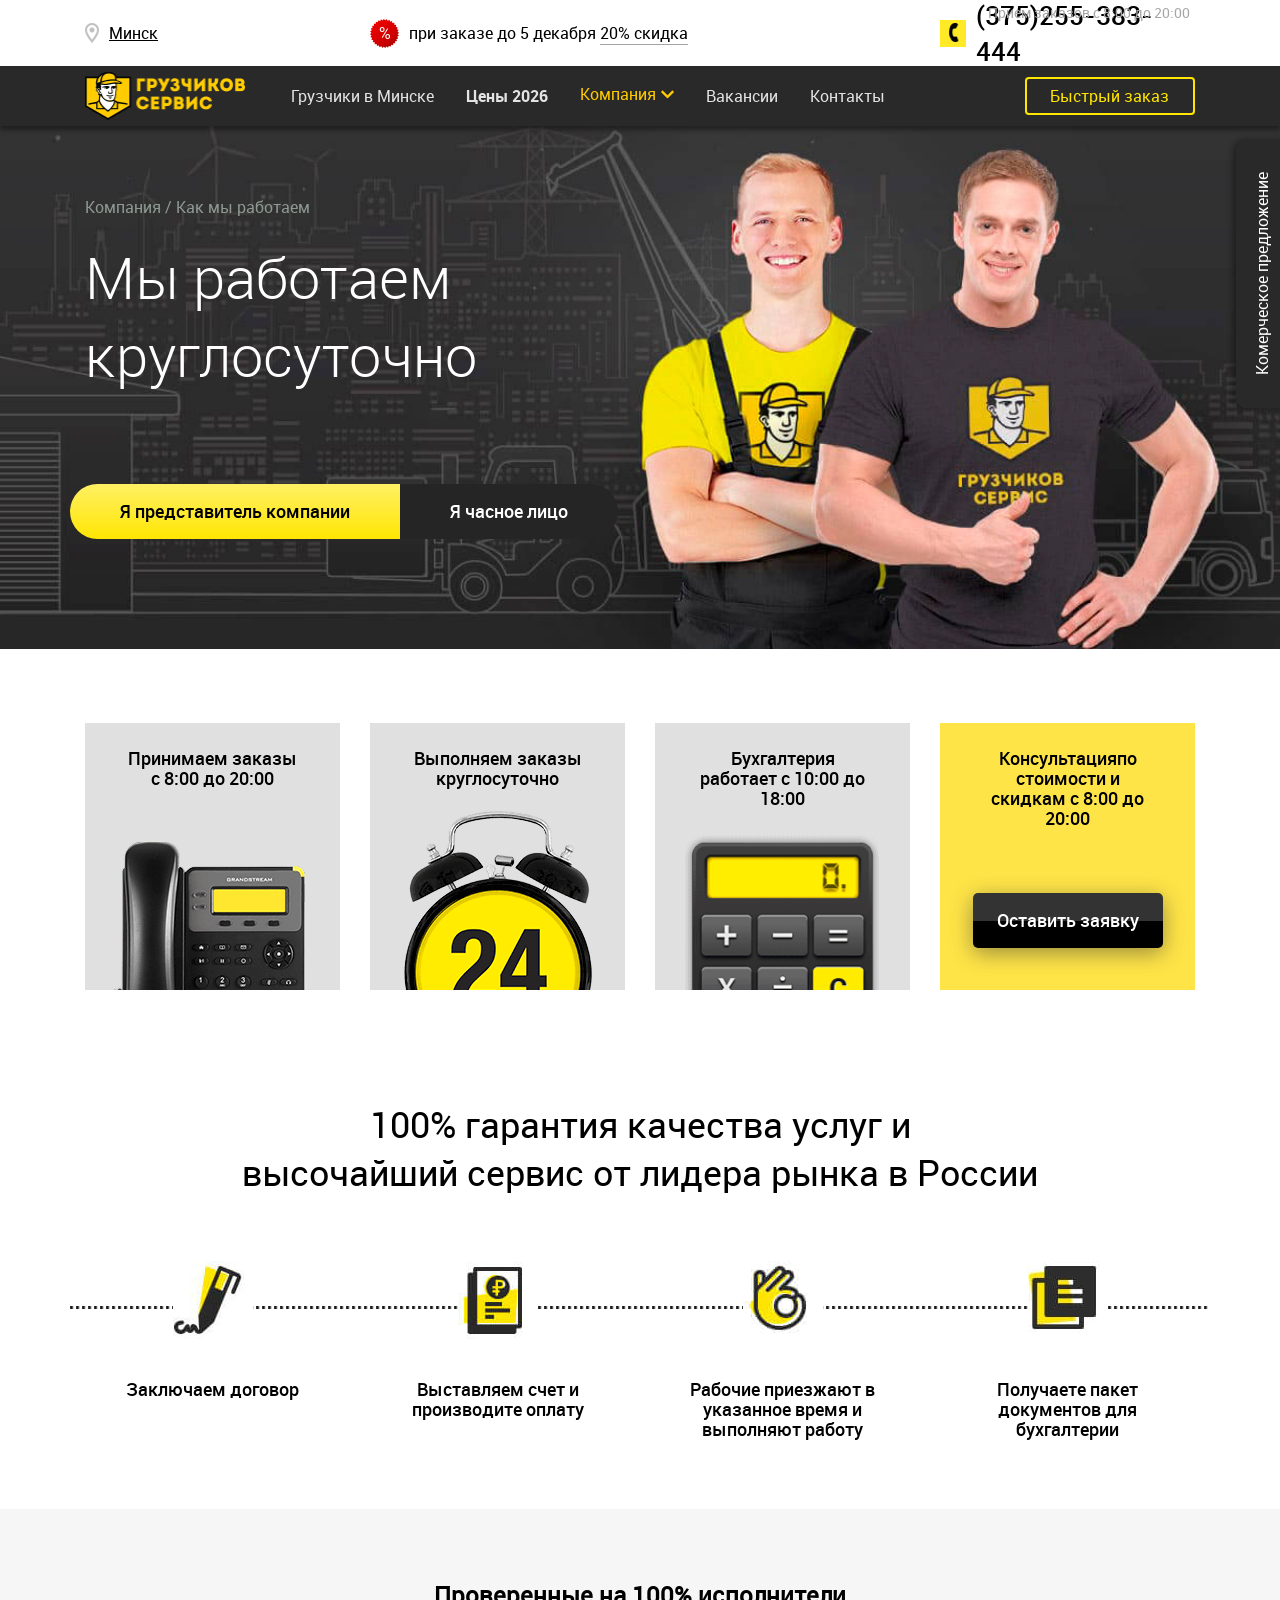
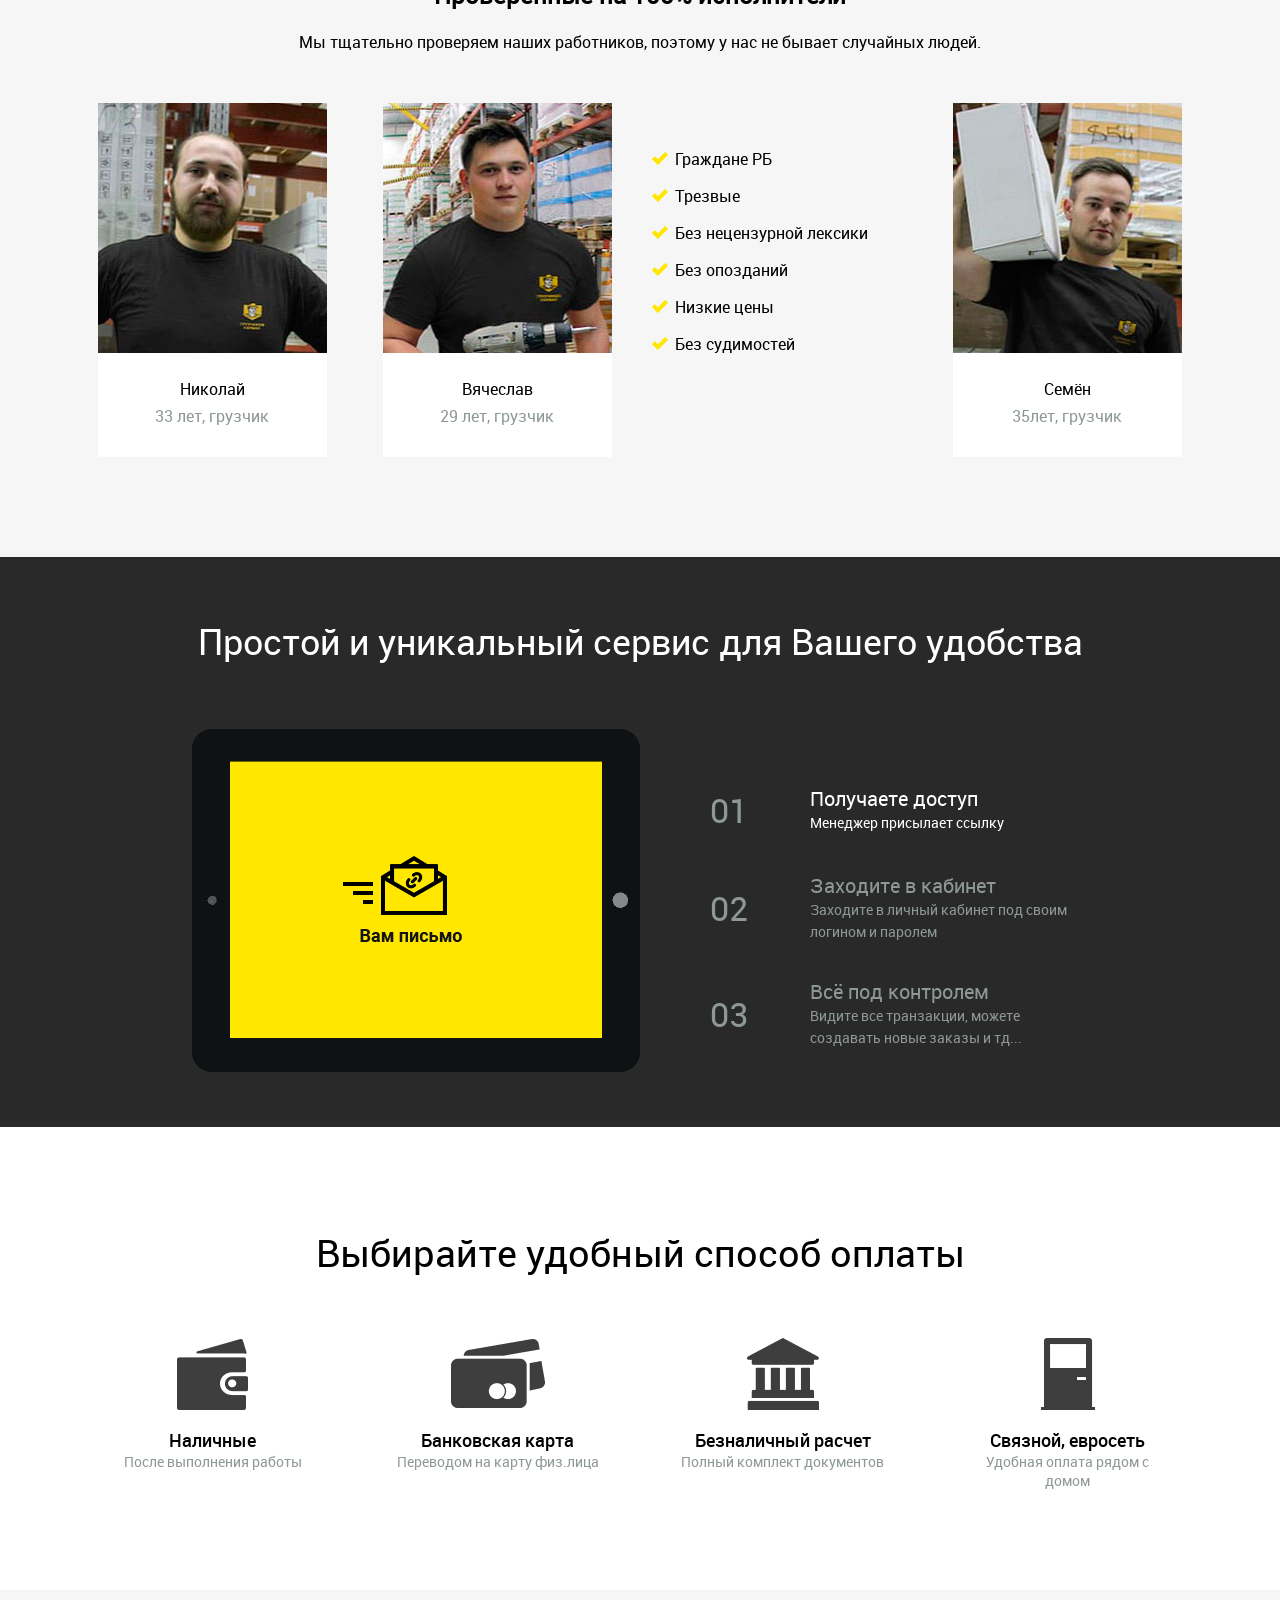
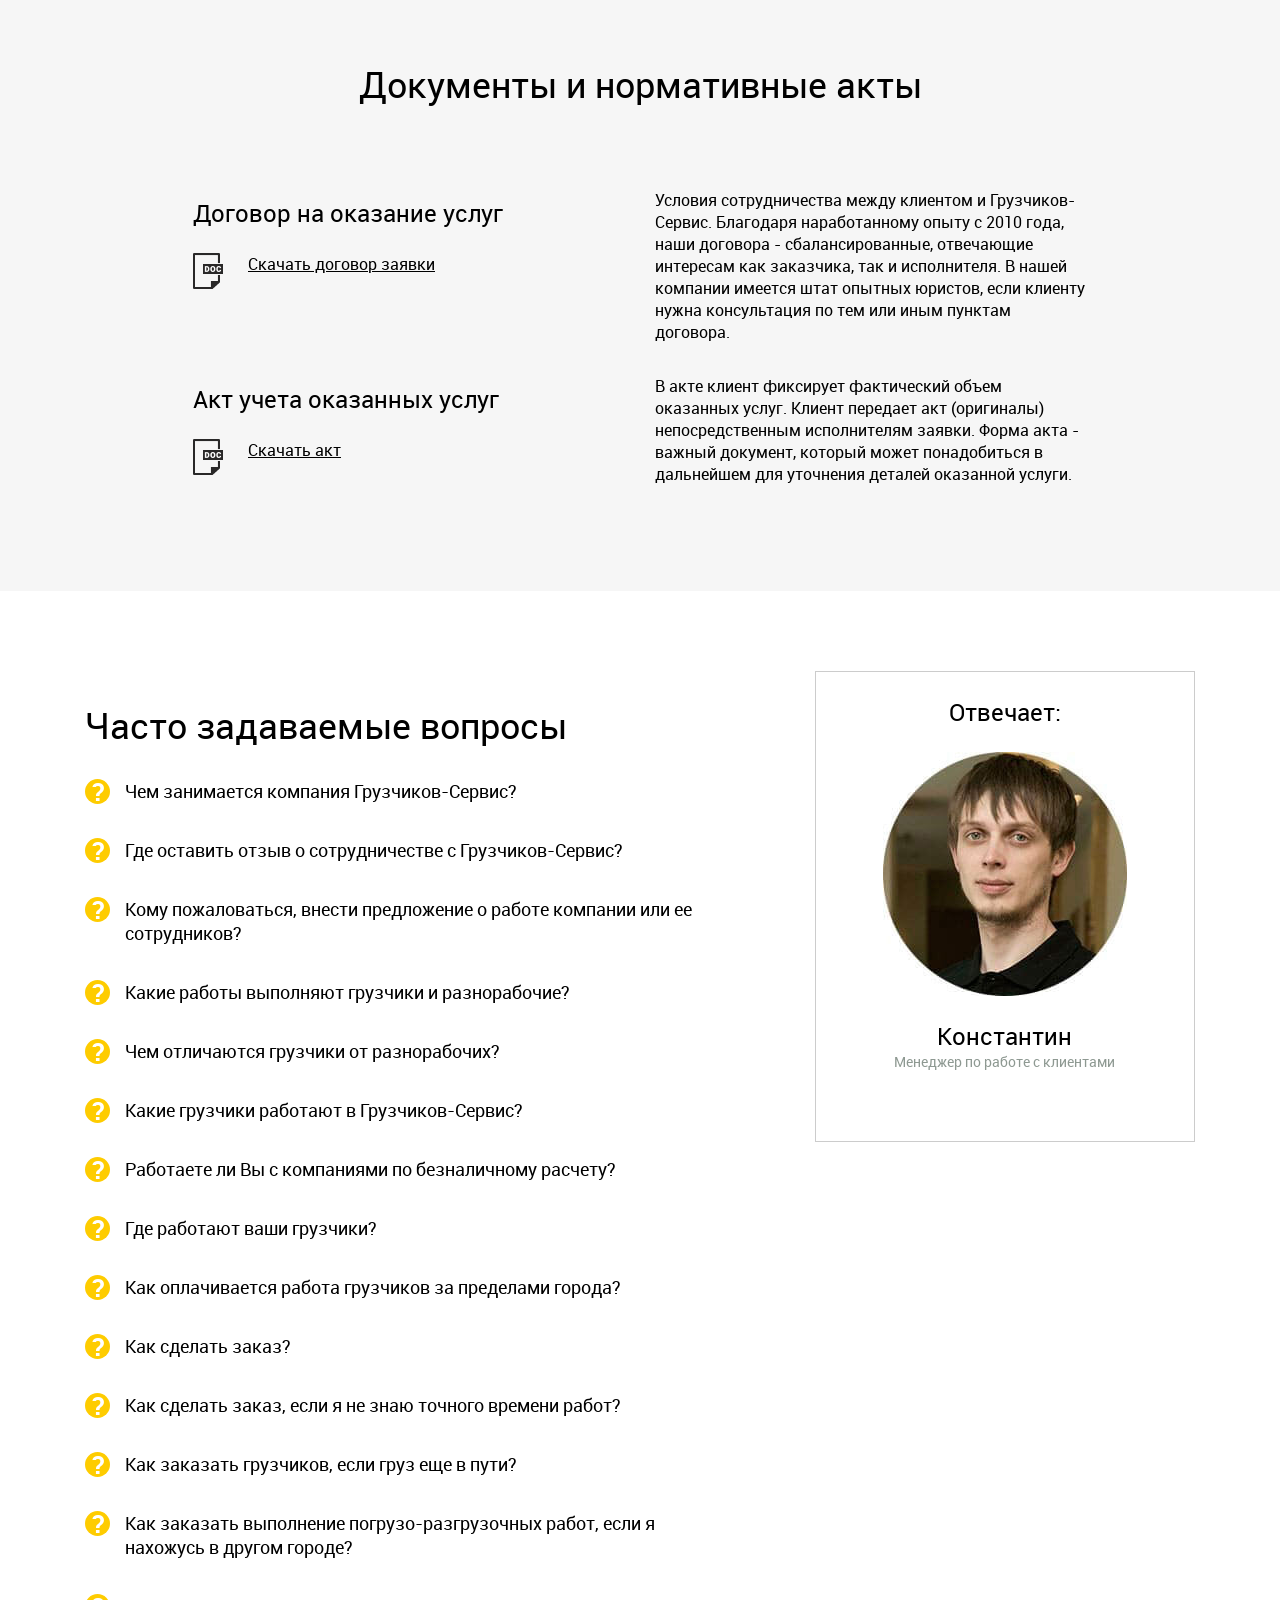
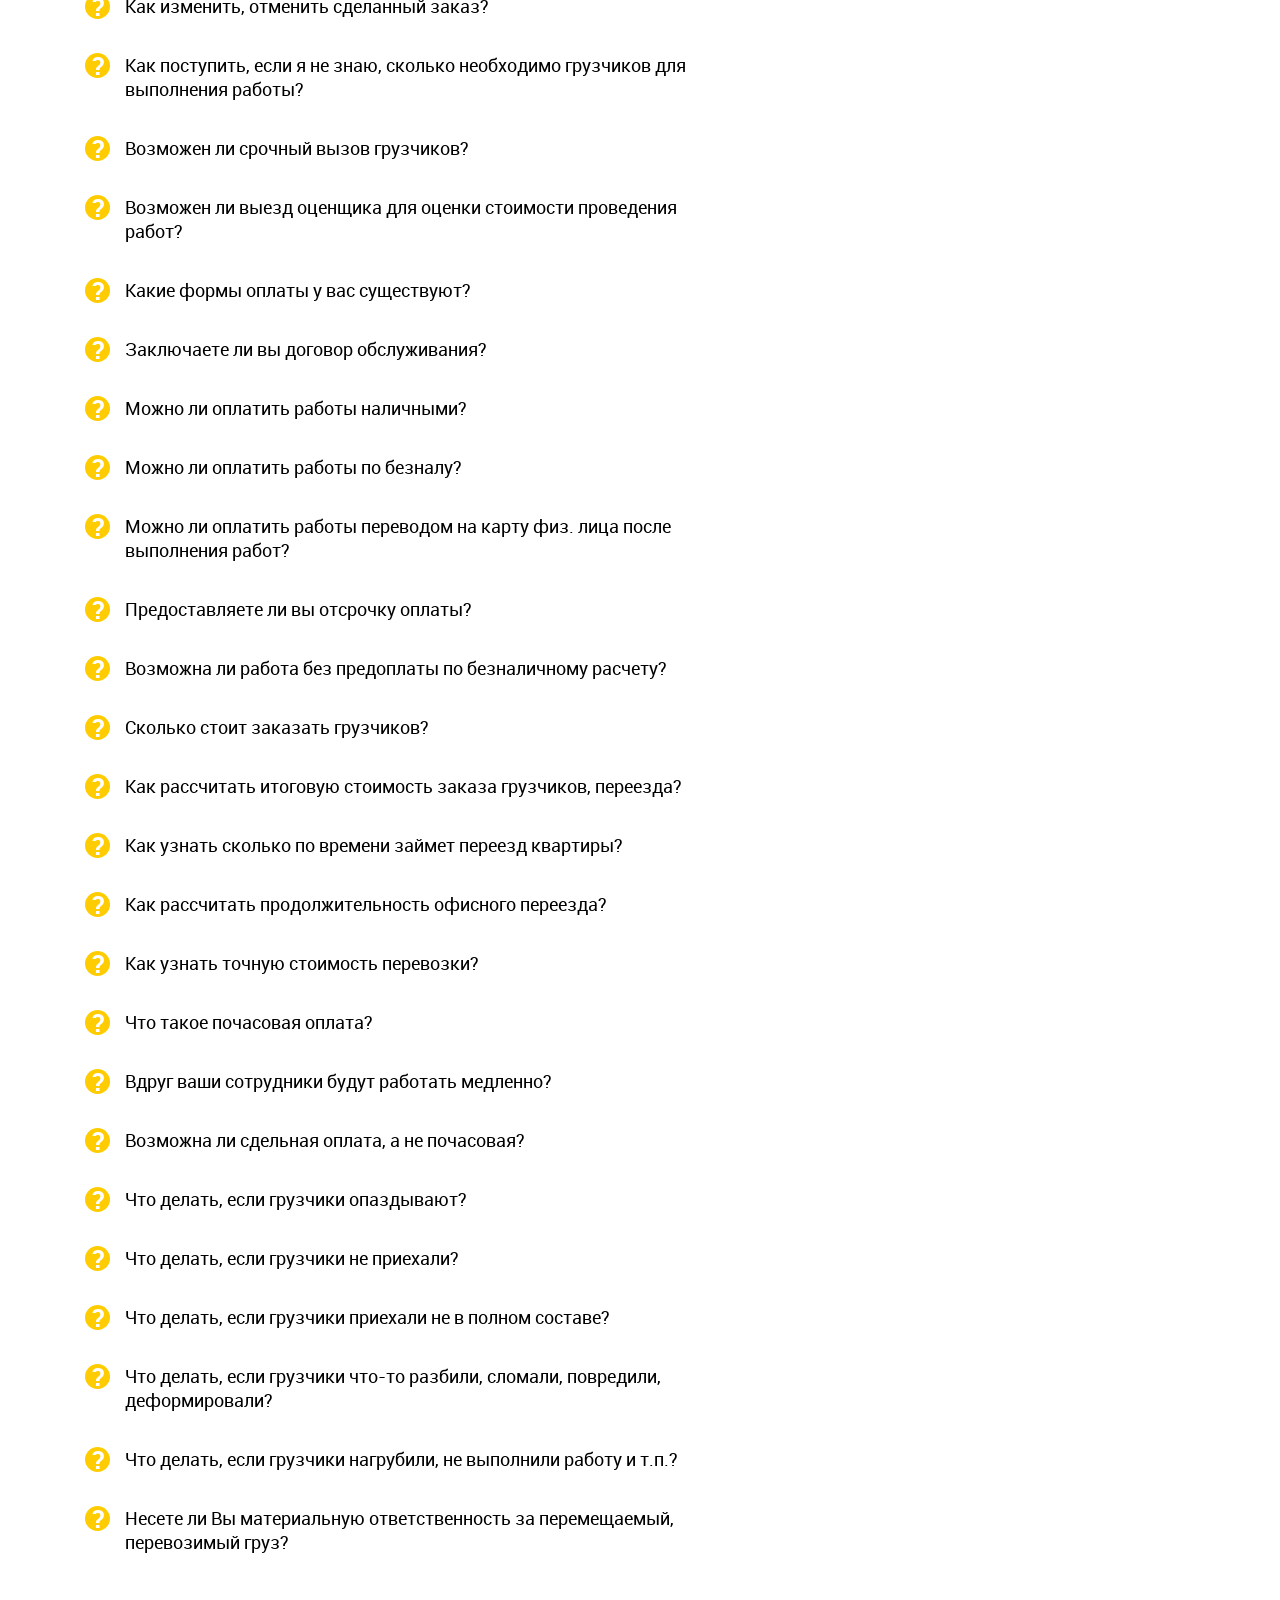
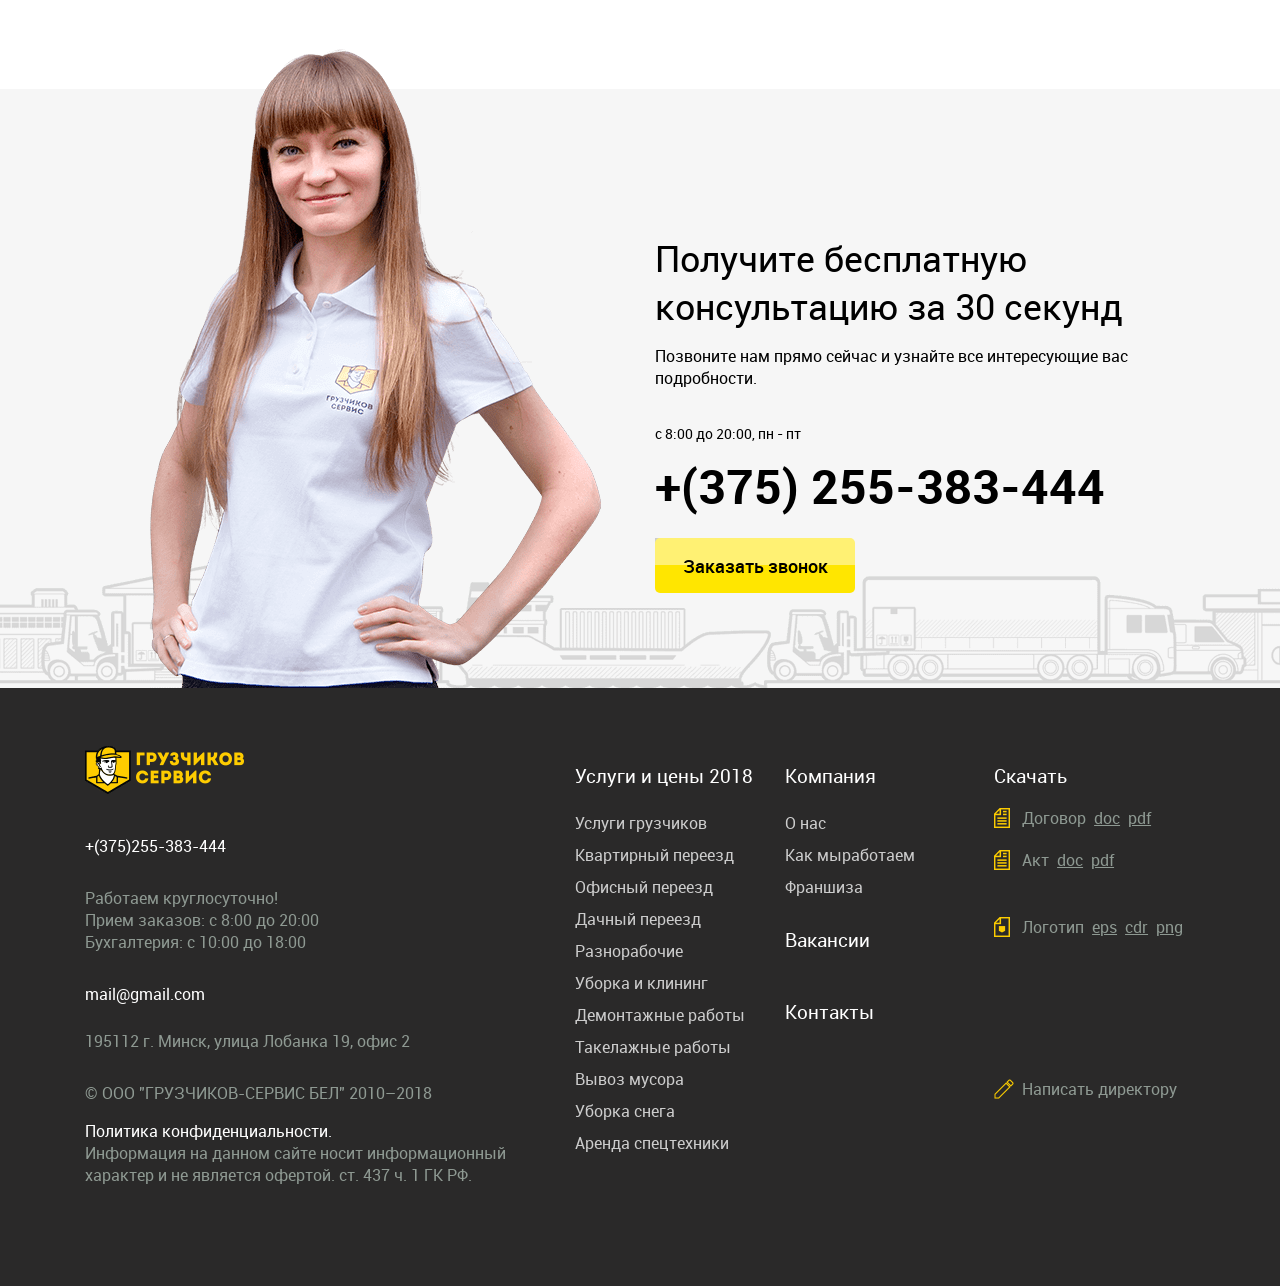
<file: Gs2017/service.html>
<!DOCTYPE html>
<html lang="ru">
  <head>
    <meta charset="utf-8">
    <meta name="viewport" content="width=device-width, initial-scale=1">
    <link rel="stylesheet" href="css/libs.min.css">
    <link rel="stylesheet" href="css/preloader.min.css">
    <link rel="stylesheet" href="css/main.min.css">
    <script src="js/preloader.min.js"></script>
    <link rel="shortcut icon" href="favicons.ico" type="image/x-icon">
    <title>GS</title>
  </head>
  <body>
    <div id="preloader" style="z-index: 9999999;">
      <div class="banter-loader">
        <div class="banter-loader__box"></div>
        <div class="banter-loader__box"></div>
        <div class="banter-loader__box"></div>
        <div class="banter-loader__box"></div>
        <div class="banter-loader__box"></div>
        <div class="banter-loader__box"></div>
        <div class="banter-loader__box"></div>
        <div class="banter-loader__box"></div>
        <div class="banter-loader__box"></div>
      </div>
    </div>
    <div class="wrapper">
      <header class="header">
        <div class="header__top-blok">
          <div class="container">
            <div class="row">
              <div class="col-lg-3 link_nav-city__cntainer">
                <div class="link_nav-city__ic"></div><a class="link_nav-city" href="#">Минск</a>
              </div>
              <div class="col-lg-6 discount__container">
                <div class="discount">
                  <div class="discount__icon"><span>%</span></div><a class="discount__text" href="prices.html">при заказе до <span id="discount__date">06 июня </span><span id="discount__rate">20% скидка</span></a>
                </div>
              </div>
              <div class="col-lg-3 link-phone__cntaier">
                <p>Прием заказов с 8:00 до 20:00</p><a class="link-phone" href="tel:+123456789">
                  <div class="link-phone__icon"></div><span class="link-phone__number">(375)255-383-444</span></a>
              </div>
            </div>
          </div>
        </div>
        <div class="nav-top">
          <div class="container nav-top__grid">
            <div class="row">
              <div class="col-lg-2 col-md-3 col-sm-3 col-xs-3 nav__logo-container"><a class="nav-top__logo logo" href="index.html"></a></div>
              <div class="col-lg-7 navigation__container">
                <nav>
                  <ul id="nav">
                    <li><a class="active" href="index.html">Грузчики в Минске</a></li>
                    <li><a class="link-prise" href="prices.html"></a></li>
                    <li><a class="link-nav-drop" href="#"> <span>Компания</span>
                        <div class="link-nav-drop__ic">
                          <svg xmlns="http://www.w3.org/2000/svg" viewbox="0 0 448 512">
                            <path d="M207.029 381.476L12.686 187.132c-9.373-9.373-9.373-24.569 0-33.941l22.667-22.667c9.357-9.357 24.522-9.375 33.901-.04L224 284.505l154.745-154.021c9.379-9.335 24.544-9.317 33.901.04l22.667 22.667c9.373 9.373 9.373 24.569 0 33.941L240.971 381.476c-9.373 9.372-24.569 9.372-33.942 0z"></path>
                          </svg>
                        </div></a>
                      <ul class="nav-drop">
                        <li><a class="link-about-us" href="about-us.html">О нас</a></li>
                        <li><a class="link-service" href="service.html">Как мы работаем</a></li>
                        <li><a class="link-thanks" href="thanks.html">Наши достижения</a></li>
                        <li><a href="https://fr.gruzchikov-service.ru/" target="_blank">Франшиза</a></li>
                      </ul>
                    </li>
                    <li><a class="linlk-vacancies" href="vacancies.html">Вакансии</a></li>
                    <li><a class="linlk-contacts" href="contacts.html">Контакты</a></li>
                  </ul>
                </nav>
              </div>
              <div class="col-lg-3 nav-top__btn-container"><a class="nav-top__btn quick-order__open" href="#">Быстрый заказ</a>
                <div class="nav-top__tah-btn tah-btn">
                  <div class="tah-btn__items"></div>
                </div>
              </div>
            </div>
          </div>
        </div>
        <div class="nav_responsive">
          <div class="nav_responsive__footer"><a href="https://vk.com">
              <div class="vk-ic__container">
                <svg class="vk-ic" xmlns="http://www.w3.org/2000/svg" viewbox="0 0 576 512">
                  <path d="M545 117.7c3.7-12.5 0-21.7-17.8-21.7h-58.9c-15 0-21.9 7.9-25.6 16.7 0 0-30 73.1-72.4 120.5-13.7 13.7-20 18.1-27.5 18.1-3.7 0-9.4-4.4-9.4-16.9V117.7c0-15-4.2-21.7-16.6-21.7h-92.6c-9.4 0-15 7-15 13.5 0 14.2 21.2 17.5 23.4 57.5v86.8c0 19-3.4 22.5-10.9 22.5-20 0-68.6-73.4-97.4-157.4-5.8-16.3-11.5-22.9-26.6-22.9H38.8c-16.8 0-20.2 7.9-20.2 16.7 0 15.6 20 93.1 93.1 195.5C160.4 378.1 229 416 291.4 416c37.5 0 42.1-8.4 42.1-22.9 0-66.8-3.4-73.1 15.4-73.1 8.7 0 23.7 4.4 58.7 38.1 40 40 46.6 57.9 69 57.9h58.9c16.8 0 25.3-8.4 20.4-25-11.2-34.9-86.9-106.7-90.3-111.5-8.7-11.2-6.2-16.2 0-26.2.1-.1 72-101.3 79.4-135.6z"></path>
                </svg>
              </div></a><a href="https://www.instagram.com">
              <div class="inst-ic__container">
                <svg class="inst-ic" xmlns="http://www.w3.org/2000/svg" viewbox="0 0 448 512">
                  <path d="M224.1 141c-63.6 0-114.9 51.3-114.9 114.9s51.3 114.9 114.9 114.9S339 319.5 339 255.9 287.7 141 224.1 141zm0 189.6c-41.1 0-74.7-33.5-74.7-74.7s33.5-74.7 74.7-74.7 74.7 33.5 74.7 74.7-33.6 74.7-74.7 74.7zm146.4-194.3c0 14.9-12 26.8-26.8 26.8-14.9 0-26.8-12-26.8-26.8s12-26.8 26.8-26.8 26.8 12 26.8 26.8zm76.1 27.2c-1.7-35.9-9.9-67.7-36.2-93.9-26.2-26.2-58-34.4-93.9-36.2-37-2.1-147.9-2.1-184.9 0-35.8 1.7-67.6 9.9-93.9 36.1s-34.4 58-36.2 93.9c-2.1 37-2.1 147.9 0 184.9 1.7 35.9 9.9 67.7 36.2 93.9s58 34.4 93.9 36.2c37 2.1 147.9 2.1 184.9 0 35.9-1.7 67.7-9.9 93.9-36.2 26.2-26.2 34.4-58 36.2-93.9 2.1-37 2.1-147.8 0-184.8zM398.8 388c-7.8 19.6-22.9 34.7-42.6 42.6-29.5 11.7-99.5 9-132.1 9s-102.7 2.6-132.1-9c-19.6-7.8-34.7-22.9-42.6-42.6-11.7-29.5-9-99.5-9-132.1s-2.6-102.7 9-132.1c7.8-19.6 22.9-34.7 42.6-42.6 29.5-11.7 99.5-9 132.1-9s102.7-2.6 132.1 9c19.6 7.8 34.7 22.9 42.6 42.6 11.7 29.5 9 99.5 9 132.1s2.7 102.7-9 132.1z"></path>
                </svg>
              </div></a><a href="https://www.youtube.com/watch?v=gXKpK34rAT4">
              <div class="youtube-ic__container">
                <svg class="youtube-ic" xmlns="http://www.w3.org/2000/svg" viewbox="0 0 576 512">
                  <path d="M549.655 124.083c-6.281-23.65-24.787-42.276-48.284-48.597C458.781 64 288 64 288 64S117.22 64 74.629 75.486c-23.497 6.322-42.003 24.947-48.284 48.597-11.412 42.867-11.412 132.305-11.412 132.305s0 89.438 11.412 132.305c6.281 23.65 24.787 41.5 48.284 47.821C117.22 448 288 448 288 448s170.78 0 213.371-11.486c23.497-6.321 42.003-24.171 48.284-47.821 11.412-42.867 11.412-132.305 11.412-132.305s0-89.438-11.412-132.305zm-317.51 213.508V175.185l142.739 81.205-142.739 81.201z"></path>
                </svg>
              </div></a></div>
          <nav class="panels">
            <ul class="panel-1">
              <li><a class="panel-1__header" href="index.html">Грузчики в Минске</a></li>
              <li><a class="link-panel-2" href="http"> 
                  <div class="link-panel-2__ic">
                    <div></div>
                  </div><span>Цены 2018</span></a></li>
              <li><a class="link-panel-3" href="http"> 
                  <div class="link-panel-3__ic">
                    <div></div>
                  </div><span>Компания</span></a></li>
              <li><a href="vacancies.html">Вакансии</a></li>
              <li><a href="contacts.html">Контакты</a></li>
              <li>
                <p>Прием заказов с 8:00 до 20:00</p>
              </li>
              <li><a class="link-phone" href="tel:+375255383444">(375) 255-383-444</a></li>
              <li>
                <p class="commercial-offer2__open">Коммерческое предложение</p>
              </li>
              <li class="linlk-location__container">
                <div>
                  <svg class="svg-inline--fa fa-map-marker-alt fa-w-12" aria-hidden="true" data-prefix="fas" data-icon="map-marker-alt" role="img" xmlns="http://www.w3.org/2000/svg" viewBox="0 0 384 512">
                    <path fill="#e0e0e0" d="M172.268 501.67C26.97 291.031 0 269.413 0 192 0 85.961 85.961 0 192 0s192 85.961 192 192c0 77.413-26.97 99.031-172.268 309.67-9.535 13.774-29.93 13.773-39.464 0zM192 272c44.183 0 80-35.817 80-80s-35.817-80-80-80-80 35.817-80 80 35.817 80 80 80z"></path>
                  </svg>
                </div><a class="linlk-location" href="#">Минск</a>
              </li>
            </ul>
            <ul class="panel-2">
              <li><a class="panel-2__header" href="http">
                  <div class="panel-2__header-ic">
                    <div></div>
                  </div><span> Цены</span></a></li>
              <li><a class="pes-nav__link-tab1" href="prices.html?dataTab=1">Услуги грузчиков</a></li>
              <li><a class="pes-nav__link-tab2" href="prices.html?dataTab=2">Квартирный переезд</a></li>
              <li><a class="pes-nav__link-tab3" href="prices.html?dataTab=3">Офисный переезд</a></li>
              <li><a class="pes-nav__link-tab4" href="prices.html?dataTab=4">Дачный переезд</a></li>
              <li><a class="pes-nav__link-tab5" href="prices.html?dataTab=5">Разнорабочие</a></li>
              <li><a class="pes-nav__link-tab6" href="prices.html?dataTab=6">Уборка и клининг</a></li>
              <li><a class="pes-nav__link-tab7" href="prices.html?dataTab=7">Демонтажные работы</a></li>
              <li><a class="pes-nav__link-tab8" href="prices.html?dataTab=8">Такелажные работы</a></li>
              <li><a class="pes-nav__link-tab9" href="prices.html?dataTab=9">Вывоз мусора</a></li>
              <li><a class="pes-nav__link-tab10" href="prices.html?dataTab=10">Уборка снега</a></li>
              <li><a class="pes-nav__link-tab11" href="prices.html?dataTab=11">Аренда спецтехники</a></li>
            </ul>
            <ul class="panel-3">
              <li><a class="panel-3__header" href="http">
                  <div class="panel-3__header-ic">
                    <div></div>
                  </div><span> Компания</span></a></li>
              <li> <a href="about-us.html">О нас</a></li>
              <li> <a href="service.html">Как мы работаем</a></li>
              <li> <a href="thanks.html">Наши достижения</a></li>
              <li> <a href="https://fr.gruzchikov-service.ru/" target="_blank">Франшиза</a></li>
            </ul>
          </nav>
        </div>
        <div class="nav-modal"></div>
      </header>
      <div class="content" id="content">
        <div id="service">
          <section class="baner_1" id="service-baner">
            <div class="container">
              <div class="row">
                <ul class="nav-location">
                  <li><a href="index.html">Компания /&#160;</a></li>
                  <li><a href="company.html">Как мы работаем</a></li>
                </ul>
                <h1>Мы работаем <br/> круглосуточно</h1>
                <div class="service-btn"><a class="company-btn service-btn-active" href="#">Я представитель компании</a><a class="private-person-btn" href="#">Я часное лицо</a></div>
                <div class="service-btn2"><a class="company-btn service-btn-active" href="#">Компаниям</a><a class="private-person-btn" href="#">Частным лицам</a></div>
              </div>
            </div>
          </section>
          <div class="servise-time" id="servise-time">
            <div class="container">
              <div class="row servise-time-content">
                <div class="col-lg-3 col-md-6 col-sm-6 servise-time-content__item">
                  <div>
                    <p>Принимаем заказы с 8:00 до 20:00</p><img src="img/service/square_icon_01.png" alt="img">
                  </div>
                </div>
                <div class="col-lg-3 col-md-6 col-sm-6 servise-time-content__item">
                  <div>
                    <p>Выполняем заказы круглосуточно</p><img src="img/service/square_icon_02.png" alt="img">
                  </div>
                </div>
                <div class="col-lg-3 col-md-6 col-sm-6 servise-time-content__item">
                  <div>
                    <p>Бухгалтерия работает с 10:00 до 18:00</p><img src="img/service/square_icon_03.png" alt="img">
                  </div>
                </div>
                <div class="col-lg-3 col-md-6 col-sm-6 servise-time-content__item">
                  <div>
                    <p>Консультацияпо стоимости и скидкам с 8:00 до 20:00</p><a id="request" href="http">Оставить заявку</a>
                  </div>
                </div>
              </div>
            </div>
          </div>
          <section id="service-description">
            <h1>100% гарантия качества услуг и <br/> высочайший сервис от лидера рынка в России</h1>
            <div class="container">
              <div class="row">
                <div class="dotter"></div>
                <div class="col-lg-3 col-md-3 col-sm-12 service-description-content"><img src="img/service/icon_how_me_work_01.jpg" alt="img">
                  <p>Заключаем договор</p>
                </div>
                <div class="col-lg-3 col-md-3 col-sm-12 service-description-content"><img src="img/service/icon_how_me_work_02.jpg" alt="img">
                  <p>Выставляем счет и производите оплату</p>
                </div>
                <div class="col-lg-3 col-md-3 col-sm-12 service-description-content"><img src="img/service/icon_how_me_work_03.jpg" alt="img">
                  <p>Рабочие приезжают в указанное время и выполняют работу</p>
                </div>
                <div class="col-lg-3 col-md-3 col-sm-12 service-description-content"><img src="img/service/icon_how_me_work_04.jpg" alt="img">
                  <p>Получаете пакет документов для бухгалтерии</p>
                </div>
              </div>
            </div>
          </section>
          <section id="service-performers">
            <h1>Проверенные на 100% исполнители</h1>
            <p>Мы тщательно проверяем наших работников, поэтому у нас не бывает случайных людей.</p>
            <div class="container">
              <div class="row">
                <div class="service-performers__item col-lg-3 col-md-6 col-sm-6">
                  <div class="service-performers_1"></div>
                  <div class="service-performers__text">
                    <p>Николай</p>
                    <p>33 лет, грузчик</p>
                  </div>
                </div>
                <div class="service-performers__item col-lg-3 col-md-6 col-sm-6">
                  <div class="service-performers_2"></div>
                  <div class="service-performers__text">
                    <p>Вячеслав</p>
                    <p>29 лет, грузчик</p>
                  </div>
                </div>
                <div class="service-performers__item col-lg-3 col-md-6 col-sm-6">
                  <ul>
                    <li>Граждане РБ</li>
                    <li>Трезвые</li>
                    <li>Без нецензурной лексики</li>
                    <li>Без опозданий</li>
                    <li>Низкие цены</li>
                    <li>Без судимостей</li>
                  </ul>
                </div>
                <div class="service-performers__item col-lg-3 col-md-6 col-sm-6">
                  <div class="service-performers_3"></div>
                  <div class="service-performers__text">
                    <p>Семён</p>
                    <p>35лет, грузчик</p>
                  </div>
                </div>
              </div>
            </div>
          </section>
          <section id="service-execution">
            <h1>Простой и уникальный сервис для Вашего удобства</h1>
            <div class="container">
              <div class="row">
                <div class="col-lg-6 col-md-6 col-sm-6 slider-ipad">
                  <div class="ipad">
                    <div class="slider-ipad__viewport">
                      <div class="slider-ipad__items">
                        <div class="item1"><img src="img/service/ipad_icon_01.png" alt="img"></div>
                        <div class="item2"><img src="img/service/ipad_icon_02.png" alt="img"></div>
                        <div class="item3"><img src="img/service/ipad_icon_03.png" alt="img"></div>
                      </div>
                    </div>
                  </div>
                </div>
                <div class="col-lg-6 col-md-6 slider-ipad__nav">
                  <div class="slider-ipad__text-btn slider-ipad__text-btn_active">
                    <div class="slider-ipad__nav-ic"><img src="img/service/list-comfort-services_01.png" alt="img"></div>
                    <p class="num-item">01</p>
                    <p>Получаете доступ <br/><span>Менеджер присылает ссылку</span></p>
                  </div>
                  <div class="slider-ipad__text-btn">
                    <div class="slider-ipad__nav-ic"><img src="img/service/list-comfort-services_02.png" alt="img"></div>
                    <p class="num-item">02</p>
                    <p>Заходите в кабинет<br/><span> Заходите в личный кабинет под своим логином и паролем</span></p>
                  </div>
                  <div class="slider-ipad__text-btn">
                    <div class="slider-ipad__nav-ic"><img src="img/service/list-comfort-services_03.png" alt="img"></div>
                    <p class="num-item">03</p>
                    <p>Всё под контролем<br/> <span>Видите все транзакции, можете создавать новые заказы и тд...</span></p>
                  </div>
                </div>
              </div>
            </div>
          </section>
          <section id="service-payment">
            <div class="container">
              <div class="row">
                <h1>Выбирайте удобный способ оплаты</h1>
                <div class="col-lg-3 col-md-6 col-sm-6"><img src="img/service/ic_payments_01.png" alt="img">
                  <p>Наличные </p><span>После выполнения работы</span>
                </div>
                <div class="col-lg-3 col-md-6 col-sm-6"><img src="img/service/ic_payments_02.png" alt="img">
                  <p>Банковская карта </p><span>Переводом на карту физ.лица</span>
                </div>
                <div class="col-lg-3 col-md-6 col-sm-6"><img src="img/service/ic_payments_03.png" alt="img">
                  <p>Безналичный расчет</p><span>Полный комплект документов</span>
                </div>
                <div class="col-lg-3 col-md-6 col-sm-6"><img src="img/service/ic_payments_04.png" alt="img">
                  <p>Связной, евросеть </p><span>Удобная оплата рядом с домом</span>
                </div>
              </div>
            </div>
          </section>
          <section id="servise-doc">
            <div class="container">
              <div class="row">
                <h1>Документы и нормативные акты</h1>
                <div class="col-lg-6 div col-md-6 links-docs">
                  <div class="links-docs__container">
                    <p>Договор на оказание услуг</p>
                    <div class="doc-ic"><img src="img/service/doc-ic.png" alt="img"><a class="doc-link" href="img/logo.png" download> Скачать договор заявки</a></div><a class="doc-link_res" href="img/logo.png" download>Договор на оказание услуг</a>
                  </div>
                </div>
                <div class="col-lg-6 div col-md-6 doc-description">
                  <p>Условия сотрудничества между клиентом и Грузчиков-Сервис. Благодаря наработанному опыту с 2010 года, наши договора - сбалансированные, отвечающие интересам как заказчика, так и исполнителя. В нашей компании имеется штат опытных юристов, если клиенту нужна консультация по тем или иным пунктам договора.</p>
                </div>
                <div class="col-lg-6 div col-md-6 links-docs">
                  <div class="links-docs__container">
                    <p>Акт учета оказанных услуг</p>
                    <div class="doc-ic"><img src="img/service/doc-ic.png" alt="img"><a class="doc-link" href="img/logo.png" download> Скачать aкт</a></div><a class="doc-link_res" href="img/logo.png" download>Акт учета оказанных услуг</a>
                  </div>
                </div>
                <div class="col-lg-6 div col-md-6 doc-description">
                  <p>В акте клиент фиксирует фактический объем оказанных услуг. Клиент передает акт (оригиналы) непосредственным исполнителям заявки. Форма акта - важный документ, который может понадобиться в дальнейшем для уточнения деталей оказанной услуги.</p>
                </div>
              </div>
            </div>
          </section>
          <section id="servise-faq">
            <div class="container">
              <div class="row">
                <div class="col-lg-7 col-md-12 faq-tab__container">
                  <h1>Часто задаваемые вопросы</h1>
                  <div class="faq-manager_res"><img src="img/service/faq_manager.jpg" alt="img">
                    <div class="faq-manager_res-text">
                      <p>Отвечает:</p>
                      <p class="faq-manager-name">Константин </p><span>Менеджер по работе с клиентами</span>
                    </div>
                  </div>
                  <div class="faq-spoiler">
                    <div class="faq-spoiler__item">
                      <div class="faq-spoiler__header">
                        <div class="faq-spoiler__ic"><span>?</span></div>
                        <p>Чем занимается компания Грузчиков-Сервис?</p>
                      </div>
                      <div class="faq-spoiler__content">
                        <p>Грузчиков-Сервис - это крупный оператор рабочего персонала в России. Это многопрофильная динамично развивающаяся компания. Компания также выполняет грузовые перевозки по Санкт-Петербургу и всей России.</p>
                      </div>
                    </div>
                    <div class="faq-spoiler__item">
                      <div class="faq-spoiler__header">
                        <div class="faq-spoiler__ic"><span>?</span></div>
                        <p>Где оставить отзыв о сотрудничестве с Грузчиков-Сервис?</p>
                      </div>
                      <div class="faq-spoiler__content">
                        <p>Оставить отзыв можно на независимом портале Грузчиков-Сервис в Желтых страницах (yell.ru)</p>
                      </div>
                    </div>
                    <div class="faq-spoiler__item">
                      <div class="faq-spoiler__header">
                        <div class="faq-spoiler__ic"><span>?</span></div>
                        <p>Кому пожаловаться, внести предложение о работе компании или ее сотрудников?</p>
                      </div>
                      <div class="faq-spoiler__content">
                        <p>Ваши жалобы и предложения присылайте через специальную форму внизу любой страницы на нашем сайте.</p>
                      </div>
                    </div>
                    <div class="faq-spoiler__item">
                      <div class="faq-spoiler__header">
                        <div class="faq-spoiler__ic"><span>?</span></div>
                        <p>Какие работы выполняют грузчики и разнорабочие?</p>
                      </div>
                      <div class="faq-spoiler__content">
                        <p>Весь рабочий персонал компании Грузчиков-Сервис выполняет неквалифицированные работы.</p>
                        <ul>
                          <li>- погрузку-разгрузку всех видов грузов, а также фур и контейнеров;</li>
                          <li>- демонтаж всевозможных конструкций и объектов;</li>
                          <li>- складские работы (обслуживание складов);</li>
                          <li>- профессиональную погрузку строительного мусора;</li>
                          <li>- такелажные работы (сейфы, банкоматы, сервера и т.п.);</li>
                          <li>- физические работы на офисных и квартирных переездах;</li>
                          <li>- сборку и разборку мебели.</li>
                        </ul>
                      </div>
                    </div>
                    <div class="faq-spoiler__item">
                      <div class="faq-spoiler__header">
                        <div class="faq-spoiler__ic"><span>?</span></div>
                        <p>Чем отличаются грузчики от разнорабочих?</p>
                      </div>
                      <div class="faq-spoiler__content">
                        <p>Грузчики занимаются преимущественно погрузкой и разгрузкой. Разнорабочие выполняют более широкий спектр работ: </p>
                        <ul>
                          <li>- физическую уборку территорий;</li>
                          <li>- разнообразную помощь на стройке;</li>
                          <li>- работу со строительным мусором;</li>
                          <li>- упаковку мебели;</li>
                          <li>- все виды демонтажных работ;</li>
                          <li>- работы по монтажу оборудования;</li>
                          <li>- все остальные работы, не требующие опыта и специальных знаний.</li>
                        </ul>
                      </div>
                    </div>
                    <div class="faq-spoiler__item">
                      <div class="faq-spoiler__header">
                        <div class="faq-spoiler__ic"><span>?</span></div>
                        <p>Какие грузчики работают в Грузчиков-Сервис?</p>
                      </div>
                      <div class="faq-spoiler__content">
                        <p>В компании Грузчиков-Сервис работают только граждане РФ. Средний возраст грузчиков - 29-30 лет, разнорабочих 23-25 лет, бригадиров - 35-40 лет. Все грузчики имеют опыт работы с большинством распространенных грузов. Идет постоянный контроль качества выполнения работ сотрудниками компании. На такелажные работы выезжают специальные бригады.</p>
                      </div>
                    </div>
                    <div class="faq-spoiler__item">
                      <div class="faq-spoiler__header">
                        <div class="faq-spoiler__ic"><span>?</span></div>
                        <p>Работаете ли Вы с компаниями по безналичному расчету?</p>
                      </div>
                      <div class="faq-spoiler__content">
                        <p>Да, работаем. Это основной вид сотрудничества с постоянными клиентами. После заключения договора мы работаем по пост-оплате. Отсрочка оплаты обсуждается индивидуально.</p>
                      </div>
                    </div>
                    <div class="faq-spoiler__item">
                      <div class="faq-spoiler__header">
                        <div class="faq-spoiler__ic"><span>?</span></div>
                        <p>Где работают ваши грузчики?</p>
                      </div>
                      <div class="faq-spoiler__content">
                        <p>Грузчики работают на любых объектах. Грузчики выполняют работы как на стационарных объектах: склады, производства, цеха, прочие предприятия; так и на мобильных объектах: сопровождают водителей, занимающихся доставкой в течение дня: продуктов, мебели, крупно бытовых товаров, компьютерной техники, строительных материалов и т.п.</p>
                      </div>
                    </div>
                    <div class="faq-spoiler__item">
                      <div class="faq-spoiler__header">
                        <div class="faq-spoiler__ic"><span>?</span></div>
                        <p>Как оплачивается работа грузчиков за пределами города?</p>
                      </div>
                      <div class="faq-spoiler__content">
                        <p>В зависимости от удаленности Вашего объекта добавляются часы подачи. Дополнительно оплачивается доставка рабочих или проезд на общественном транспорте. Обратитесь к любому менеджеру для расчета стоимости работ за городом.</p>
                      </div>
                    </div>
                    <div class="faq-spoiler__item">
                      <div class="faq-spoiler__header">
                        <div class="faq-spoiler__ic"><span>?</span></div>
                        <p>Как сделать заказ?</p>
                      </div>
                      <div class="faq-spoiler__content">
                        <p>Чтобы сделать заказ позвоните по многоканальному телефону компании и оформите заявку. Для этого сообщите любому оператору: дату, время, адрес, контактный телефон, и параметры заказа. Обращаем внимание, что срочные заказы в ночное время не выполняются.</p>
                      </div>
                    </div>
                    <div class="faq-spoiler__item">
                      <div class="faq-spoiler__header">
                        <div class="faq-spoiler__ic"><span>?</span></div>
                        <p>Как сделать заказ, если я не знаю точного времени работ?</p>
                      </div>
                      <div class="faq-spoiler__content">
                        <p>Заранее делайте заявку (за один день) и просите оператора забронировать рабочих. Сообщите, когда Вы позвоните, чтобы уточнить время работ</p>
                      </div>
                    </div>
                    <div class="faq-spoiler__item">
                      <div class="faq-spoiler__header">
                        <div class="faq-spoiler__ic"><span>?</span></div>
                        <p>Как заказать грузчиков, если груз еще в пути?</p>
                      </div>
                      <div class="faq-spoiler__content">
                        <p>В зависимости от Вашей конкретной ситуации. Вы можете, например, воспользоваться срочным заказом рабочих или забронировать грузчиков на необходимый интервал времени.</p>
                      </div>
                    </div>
                    <div class="faq-spoiler__item">
                      <div class="faq-spoiler__header">
                        <div class="faq-spoiler__ic"><span>?</span></div>
                        <p>Как заказать выполнение погрузо-разгрузочных работ, если я нахожусь в другом городе?</p>
                      </div>
                      <div class="faq-spoiler__content">
                        <p>Позвоните и сделайте заявку. Оператору обязательно сообщите, что Вы находитесь в другом городе. Сделайте предоплату. По итогам работы с Вами свяжется менеджер компании.</p>
                      </div>
                    </div>
                    <div class="faq-spoiler__item">
                      <div class="faq-spoiler__header">
                        <div class="faq-spoiler__ic"><span>?</span></div>
                        <p>Как изменить, отменить сделанный заказ?</p>
                      </div>
                      <div class="faq-spoiler__content">
                        <p>Позвоните оператору и сообщите об этом.</p>
                      </div>
                    </div>
                    <div class="faq-spoiler__item">
                      <div class="faq-spoiler__header">
                        <div class="faq-spoiler__ic"><span>?</span></div>
                        <p>Как поступить, если я не знаю, сколько необходимо грузчиков для выполнения работы?</p>
                      </div>
                      <div class="faq-spoiler__content">
                        <p>Оператор поможет Вам сориентироваться, если имеет место типовая ситуация. Также Вы всегда можете воспользоваться услугой оценщика.</p>
                      </div>
                    </div>
                    <div class="faq-spoiler__item">
                      <div class="faq-spoiler__header">
                        <div class="faq-spoiler__ic"><span>?</span></div>
                        <p>Возможен ли срочный вызов грузчиков?</p>
                      </div>
                      <div class="faq-spoiler__content">
                        <p>Да. Если на момент Вашего запроса есть свободные рабочие, они незамедлительно выдвинутся по указанному адресу.</p>
                      </div>
                    </div>
                    <div class="faq-spoiler__item">
                      <div class="faq-spoiler__header">
                        <div class="faq-spoiler__ic"><span>?</span></div>
                        <p>Возможен ли выезд оценщика для оценки стоимости проведения работ?</p>
                      </div>
                      <div class="faq-spoiler__content">
                        <p>Да. Но в некоторых случаях - это платная услуга. Узнайте подробнее у оператора.</p>
                      </div>
                    </div>
                    <div class="faq-spoiler__item">
                      <div class="faq-spoiler__header">
                        <div class="faq-spoiler__ic"><span>?</span></div>
                        <p>Какие формы оплаты у вас существуют?</p>
                      </div>
                      <div class="faq-spoiler__content">
                        <p>Наличный и безналичный расчеты.</p>
                      </div>
                    </div>
                    <div class="faq-spoiler__item">
                      <div class="faq-spoiler__header">
                        <div class="faq-spoiler__ic"><span>?</span></div>
                        <p>Заключаете ли вы договор обслуживания?</p>
                      </div>
                      <div class="faq-spoiler__content">
                        <p>Да. Типовой договор и другие полезные документы можно скачать на сайте в разделе “Документы” или сделать запрос на почту.</p>
                      </div>
                    </div>
                    <div class="faq-spoiler__item">
                      <div class="faq-spoiler__header">
                        <div class="faq-spoiler__ic"><span>?</span></div>
                        <p>Можно ли оплатить работы наличными?</p>
                      </div>
                      <div class="faq-spoiler__content">
                        <p>Да, можно.</p>
                      </div>
                    </div>
                    <div class="faq-spoiler__item">
                      <div class="faq-spoiler__header">
                        <div class="faq-spoiler__ic"><span>?</span></div>
                        <p>Можно ли оплатить работы по безналу?</p>
                      </div>
                      <div class="faq-spoiler__content">
                        <p>Да, можно. После заключения договора.</p>
                      </div>
                    </div>
                    <div class="faq-spoiler__item">
                      <div class="faq-spoiler__header">
                        <div class="faq-spoiler__ic"><span>?</span></div>
                        <p>Можно ли оплатить работы переводом на карту физ. лица после выполнения работ?</p>
                      </div>
                      <div class="faq-spoiler__content">
                        <p>В некоторых случаях возможно.</p>
                      </div>
                    </div>
                    <div class="faq-spoiler__item">
                      <div class="faq-spoiler__header">
                        <div class="faq-spoiler__ic"><span>?</span></div>
                        <p>Предоставляете ли вы отсрочку оплаты?</p>
                      </div>
                      <div class="faq-spoiler__content">
                        <p>Да, предоставляем отсрочку. Этот вопрос обсуждается индивидуально.</p>
                      </div>
                    </div>
                    <div class="faq-spoiler__item">
                      <div class="faq-spoiler__header">
                        <div class="faq-spoiler__ic"><span>?</span></div>
                        <p>Возможна ли работа без предоплаты по безналичному расчету?</p>
                      </div>
                      <div class="faq-spoiler__content">
                        <p>Да. Получите подробную информацию у оператора.</p>
                      </div>
                    </div>
                    <div class="faq-spoiler__item">
                      <div class="faq-spoiler__header">
                        <div class="faq-spoiler__ic"><span>?</span></div>
                        <p>Сколько стоит заказать грузчиков?</p>
                      </div>
                      <div class="faq-spoiler__content">
                        <p>Итоговая стоимость заказа грузчиков зависит от веса груза, количества требуемых рабочих, продолжительности рабочего времени и других параметров заказа. Уточните стоимость Вашего заказа у оператора.</p>
                      </div>
                    </div>
                    <div class="faq-spoiler__item">
                      <div class="faq-spoiler__header">
                        <div class="faq-spoiler__ic"><span>?</span></div>
                        <p>Как рассчитать итоговую стоимость заказа грузчиков, переезда?</p>
                      </div>
                      <div class="faq-spoiler__content">
                        <p>Точную стоимость рассчитать невозможно. Но оператор всегда подскажет Вам ориентировочную стоимость типовых работ.</p>
                      </div>
                    </div>
                    <div class="faq-spoiler__item">
                      <div class="faq-spoiler__header">
                        <div class="faq-spoiler__ic"><span>?</span></div>
                        <p>Как узнать сколько по времени займет переезд квартиры?</p>
                      </div>
                      <div class="faq-spoiler__content">
                        <p>Ориентировочную продолжительность времени квартирного переезда можно рассчитать самостоятельно или уточнить у любого оператора.<br/>Также учитывается этажность, расстояние от места остановки грузового транспорта, длина проносов, исключительные веса возможных грузов, уборка помещения, упаковочные работы, расстановка мебели и предметов интерьера согласно плану расстановки, работы с антиквариатом, удаленность мест отправления и назначения.</p>
                      </div>
                    </div>
                    <div class="faq-spoiler__item">
                      <div class="faq-spoiler__header">
                        <div class="faq-spoiler__ic"><span>?</span></div>
                        <p>Как рассчитать продолжительность офисного переезда?</p>
                      </div>
                      <div class="faq-spoiler__content">
                        <p>Ориентировочную продолжительность офисного переезда можно уточнить у любого оператора.</p>
                      </div>
                    </div>
                    <div class="faq-spoiler__item">
                      <div class="faq-spoiler__header">
                        <div class="faq-spoiler__ic"><span>?</span></div>
                        <p>Как узнать точную стоимость перевозки?</p>
                      </div>
                      <div class="faq-spoiler__content">
                        <p>Узнайте точную стоимость перевозки грузов у любого оператора компании.</p>
                      </div>
                    </div>
                    <div class="faq-spoiler__item">
                      <div class="faq-spoiler__header">
                        <div class="faq-spoiler__ic"><span>?</span></div>
                        <p>Что такое почасовая оплата?</p>
                      </div>
                      <div class="faq-spoiler__content">
                        <p>Это основной вид оплаты, предусмотренный в компании. Это значит, что оплата работы грузчиков, разнорабочих и остального персонала идет на почасовой основе, а не сдельной.</p>
                      </div>
                    </div>
                    <div class="faq-spoiler__item">
                      <div class="faq-spoiler__header">
                        <div class="faq-spoiler__ic"><span>?</span></div>
                        <p>Вдруг ваши сотрудники будут работать медленно?</p>
                      </div>
                      <div class="faq-spoiler__content">
                        <p>Компания Грузчиков-Сервис также как и ее клиенты заинтересована в быстром выполнении заказов. Грузчики работают под контролем опытных бригадиров, которые не дают сбиваться рабочему графику. Для любых грузов есть нормативы выполнения ПРР (погрузо-разгрузочных работ), утвержденные законодательством. Все рабочие соблюдают Положение об охране труда РБ.</p>
                      </div>
                    </div>
                    <div class="faq-spoiler__item">
                      <div class="faq-spoiler__header">
                        <div class="faq-spoiler__ic"><span>?</span></div>
                        <p>Возможна ли сдельная оплата, а не почасовая?</p>
                      </div>
                      <div class="faq-spoiler__content">
                        <p>Сдельная оплата возможна для некоторых типов грузов. Например, для такелажных работ часто используется в расчетах сдельная оплата. Получите подробную консультацию по данному вопросу у любого оператора компании.</p>
                      </div>
                    </div>
                    <div class="faq-spoiler__item">
                      <div class="faq-spoiler__header">
                        <div class="faq-spoiler__ic"><span>?</span></div>
                        <p>Что делать, если грузчики опаздывают?</p>
                      </div>
                      <div class="faq-spoiler__content">
                        <p>Если грузчики опаздывают, сообщите об этом любому оператору компании.</p>
                      </div>
                    </div>
                    <div class="faq-spoiler__item">
                      <div class="faq-spoiler__header">
                        <div class="faq-spoiler__ic"><span>?</span></div>
                        <p>Что делать, если грузчики не приехали?</p>
                      </div>
                      <div class="faq-spoiler__content">
                        <p>Таких ситуаций практически не бывает. Возможно, был указан неверный адрес или контактный телефон. Вы можете в любой момент узнать, где находятся рабочие, позвонив по многоканальному номеру телефона компании.</p>
                      </div>
                    </div>
                    <div class="faq-spoiler__item">
                      <div class="faq-spoiler__header">
                        <div class="faq-spoiler__ic"><span>?</span></div>
                        <p>Что делать, если грузчики приехали не в полном составе?</p>
                      </div>
                      <div class="faq-spoiler__content">
                        <p>Возможно, что просто еще не все рабочие добрались до места назначения. Позвоните по телефону компании и сообщите о прибытии неполной бригады.</p>
                      </div>
                    </div>
                    <div class="faq-spoiler__item">
                      <div class="faq-spoiler__header">
                        <div class="faq-spoiler__ic"><span>?</span></div>
                        <p>Что делать, если грузчики что-то разбили, сломали, повредили, деформировали?</p>
                      </div>
                      <div class="faq-spoiler__content">
                        <p>Не беспокоиться, Грузчиков-Сервис несет полную материальную отвествтенность в соответствии с условиями в заключаемых договорах. Незамедлительно сообщите о подобной ситуации любому оператору. Следуйте инструкциям сотрудника компании: составьте акт о повреждениях в присутствии рабочих, дождитесь менеджера компании или эксперта по оценке ущерба.</p>
                      </div>
                    </div>
                    <div class="faq-spoiler__item">
                      <div class="faq-spoiler__header">
                        <div class="faq-spoiler__ic"><span>?</span></div>
                        <p>Что делать, если грузчики нагрубили, не выполнили работу и т.п.?</p>
                      </div>
                      <div class="faq-spoiler__content">
                        <p>Таких ситуаций практически не бывает. Сообщите о возникновении данных ситуаций любому оператору компании.</p>
                      </div>
                    </div>
                    <div class="faq-spoiler__item">
                      <div class="faq-spoiler__header">
                        <div class="faq-spoiler__ic"><span>?</span></div>
                        <p>Несете ли Вы материальную ответственность за перемещаемый, перевозимый груз?</p>
                      </div>
                      <div class="faq-spoiler__content">
                        <p>Да. Компания Грузчиков-Сервис несет перед своими клиентами ответственность за груз, с которым проводит любые операции. Данная обязанность закреплена в Договоре обслуживания в разделе “Права и обязанности сторон”.</p>
                      </div>
                    </div>
                  </div>
                </div>
                <div class="col-lg-5 faq-manager__container">
                  <div class="faq-manager">
                    <p>Отвечает:</p><img src="img/service/faq_manager.jpg" alt="img">
                    <p class="faq-manager-name">Константин </p><span>Менеджер по работе с клиентами</span>
                  </div>
                </div>
              </div>
            </div>
          </section>
          <section id="call-back-block">
            <div class="call-back-block_consultant-photo"></div>
            <div class="container">
              <div class="row">
                <div class="col-lg-6 col-md-6 offset-lg-6 offset-md-6 call-back-block__content">
                  <h1>Получите бесплатную консультацию за 30 секунд</h1>
                  <p>Позвоните нам прямо сейчас и узнайте все интересующие вас подробности.</p>
                  <p class="call-back-time">с 8:00 до 20:00, пн - пт</p><a href="tel:+375255383444">+(375) 255-383-444</a>
                  <form class="form-phone">
                    <input type="text" placeholder="+(375) 255-383-444" name="phone" id="call-back__user-phone" required>
                    <button type="submit" id="call-back__submit">Заказать звонок</button>
                  </form>
                </div>
              </div>
            </div>
          </section>
        </div>
      </div>
      <footer class="footer">
        <div class="container">
          <div class="row">
            <div class="footer__content col-lg-5">
              <div class="footer__logo logo"></div>
              <div class="communication">
                <div class="communication__ic"></div>
                <div class="communication__link"><a class="write-director-modal__open" href="#">Написать директору</a></div>
              </div><a class="footer__link-phone" href="tel:+375255383464">+(375)255-383-444</a>
              <p class="footer__working-hours">
                Работаем круглосуточно! <br>
                Прием заказов: с 8:00 до 20:00 <br>
                Бухгалтерия: с 10:00 до 18:00 <br>
              </p><a class="footer__link-email" href="mailto:mail@gmail.com">mail@gmail.com</a>
              <p class="footer__address">195112 г. Минск, улица Лобанка 19, офис 2</p>
              <div class="footer__social-icon"></div>
              <p class="footer__cop">&#169; ООО "ГРУЗЧИКОВ-СЕРВИС БЕЛ" 2010–2018 <br></p><a href="#">Политика конфиденциальности. <br></a><span>Информация на данном сайте носит информационный характер и не является офертой. ст. 437 ч. 1 ГК РФ.</span>
            </div>
            <div class="col-lg-7 footer__nav">
              <div class="nav-1">
                <h3>Услуги и цены 2018</h3>
                <ul> 
                  <li><a href="prices.html?dataTab=1">Услуги грузчиков</a></li>
                  <li><a href="prices.html?dataTab=2">Квартирный переезд</a></li>
                  <li><a href="prices.html?dataTab=3">Офисный переезд</a></li>
                  <li><a href="prices.html?dataTab=4">Дачный переезд</a></li>
                  <li><a href="prices.html?dataTab=5">Разнорабочие</a></li>
                  <li><a href="prices.html?dataTab=6">Уборка и клининг</a></li>
                  <li><a href="prices.html?dataTab=7">Демонтажные работы</a></li>
                  <li><a href="prices.html?dataTab=8">Такелажные работы</a></li>
                  <li><a href="prices.html?dataTab=9">Вывоз мусора</a></li>
                  <li><a href="prices.html?dataTab=10">Уборка снега</a></li>
                  <li><a href="prices.html?dataTab=11">Аренда спецтехники</a></li>
                </ul>
              </div>
              <div class="nav-2">
                <h3>Компания</h3>
                <ul> 
                  <li><a href="#">О нас</a></li>
                  <li><a href="service.html">Как мыработаем</a></li>
                  <li><a href="https://fr.gruzchikov-service.ru/" target="_blank">Франшиза</a></li>
                  <li><a href="vacancies.html"> 
                      <h3>Вакансии</h3></a></li>
                  <li><a href="contacts.html"> 
                      <h3>Контакты</h3></a></li>
                </ul>
              </div>
              <div class="nav-3">
                <h3>Скачать</h3>
                <div class="treaty">
                  <div class="treaty__ic"></div>
                  <div class="treaty__link">
                    <p>Договор </p><a href="img/logo.png" download="">doc</a><a href="img/logo.png" download="">pdf</a>
                  </div>
                </div>
                <div class="act">
                  <div class="act__ic"></div>
                  <div class="act__link">
                    <p>Акт </p><a href="img/logo.png" download="">doc</a><a href="img/logo.png" download="">pdf</a>
                  </div>
                </div>
                <div class="logotip">
                  <div class="logotip__ic"></div>
                  <div class="logotip__link">
                    <p>Логотип </p><a href="img/logo.png" download="">eps</a><a href="img/logo.png" download="">cdr</a><a href="img/logo.png" download="">png</a>
                  </div>
                </div>
                <div class="communication">
                  <div class="communication__ic"></div>
                  <div class="communication__link"><a class="write-director-modal__open" href="#">Написать директору</a></div>
                </div>
              </div>
            </div>
          </div>
        </div>
      </footer>
      <div class="quick-order-modal__container">
        <div class="quick-order-modal" id="quick-order-modal">
          <div class="quick-order-modal__overlay"></div>
          <div class="quick-order-modal__content">
            <div class="quick-order-modal__text">
              <p>95</p>
              <p><span>%</span> клиентов <br>заказывают <br>по телефону</p>
            </div>
            <div class="quick-order-modal__form">
              <div class="quick-order-modal_close"></div>
              <p>Оставьте ваш номер телефона, мы перезвоним</p>
              <form id="quick-order-modal__form">
                <input type="text" placeholder="+(375) 255-383-444" required="" name="phone" id="quick-order__user-phone">
                <button type="submit" id="quick-order__btn">Заказать</button>
              </form>
              <div class="quick-order-modal__tel">Или позвоните <br> +(375) 255-383-444</div>
            </div>
          </div>
        </div>
      </div>
      <div class="commercial-offer-modal__container">
        <div class="commercial-offer-modal">
          <div class="commercial-offer-modal__overlay"></div>
          <div class="commercial-offer-modal__content">
            <div class="commercial-offer-modal_open">
              <p style="white-space:nowrap;">Комерческое предложение</p>
            </div>
            <div class="commercial-offer-modal_close"></div>
            <form id="commercial-offer-modal__form">
              <input type="text" placeholder="ИНН" name="inn">
              <input type="text" placeholder="+(375) 255-383-444" name="phone" id="commercial-offer__user-phone">
              <input type="email" placeholder="mail@mail.ru" name="mail" id="commercial-offer__mail"><span class="error-text"></span>
              <button type="submit" id="call-back__btn">Получить</button>
              <p class="error-text"> </p>
            </form>
            <div class="commercial-offer-modal__text">
              <p>Индивидуальное<br class="commercial-offer-modal__br"> коммерческое<br class="commercial-offer-modal__br"> предложение<br> <span> за 15 секунд </span><img src="img/offer_ico.png" alt="img"></p><img class="commercial-offer-modal__img" src="img/offer_bg.png" alt="img">
            </div>
          </div>
        </div>
      </div>
      <div class="commercial-offer-modal2__container">
        <div class="commercial-offer-modal2">
          <div class="commercial-offer-modal2__overlay"></div>
          <div class="commercial-offer-modal2__content">
            <div class="commercial-offer-modal2_close"></div>
            <div class="commercial-offer-modal2__text">
              <p>Индивидуальное коммерческое предложение<br> <span> за 15 секунд </span><img src="img/offer_ico.png" alt="img"></p>
            </div>
            <form id="commercial-offer-modal2__form">
              <input type="text" placeholder="ИНН">
              <input type="text" placeholder="+(375) 255-383-444" name="phone" id="commercial-offer2__user-phone">
              <input type="email" placeholder="mail@mail.ru" id="commercial-offer2__mail">
              <button type="submit" id="commercial-offer__btn">Получить</button>
              <p class="error-text"> </p>
            </form>
          </div>
        </div>
      </div>
      <div class="write-director-modal__container">
        <div class="write-director-modal">
          <div class="write-director-modal__overflay"></div>
          <div class="write-director-modal__content">
            <div class="write-director-modal__close"></div>
            <p class="write-director-modal__title">Написать директору</p>
            <p>Можете нас похвалить или поругать, дать рекомендации или задать вопрос</p>
            <form id="write-director-modal__form">
              <div class="fieldset">
                <div id="write-director-modal__mail">
                  <input type="text" placeholder="mail@mail.ru" name="email"><span class="error-text"></span>
                </div>
                <div id="write-director-modal__phone">
                  <input type="text" placeholder="+(375) 255-383-444" name="phone">
                </div>
              </div>
              <div id="write-director-modal__message">
                <textarea placeholder="Ваше сообщение" name="message"></textarea><span class="error-text"></span>
              </div>
              <div class="deal-checkbox">
                <label>
                  <input type="checkbox" id="deal-checkbox"><i></i>
                </label>
                <label><span>Я согласен на обработку моих персональных данных</span></label>
              </div><span class="error-text"></span>
              <button type="submit">Отправить</button>
            </form>
          </div>
        </div>
      </div>
      <div class="complete-modal">
        <div class="complete-modal__content">
          <p class="complete-modal__title">Мы скоро с вами свяжемся</p>
          <p>Спасибо за проявленный интерес к компании <br> Грузчиков-Сервис</p>
          <button id="complete-modal__btn">Закрыть</button>
        </div>
      </div>
      <script src="js/libs.min.js"></script>
      <script src="js/main.min.js"></script>
      <script src="js/contentScripts/service.min.js"></script>
    </div>
  </body>
</html>
</file>
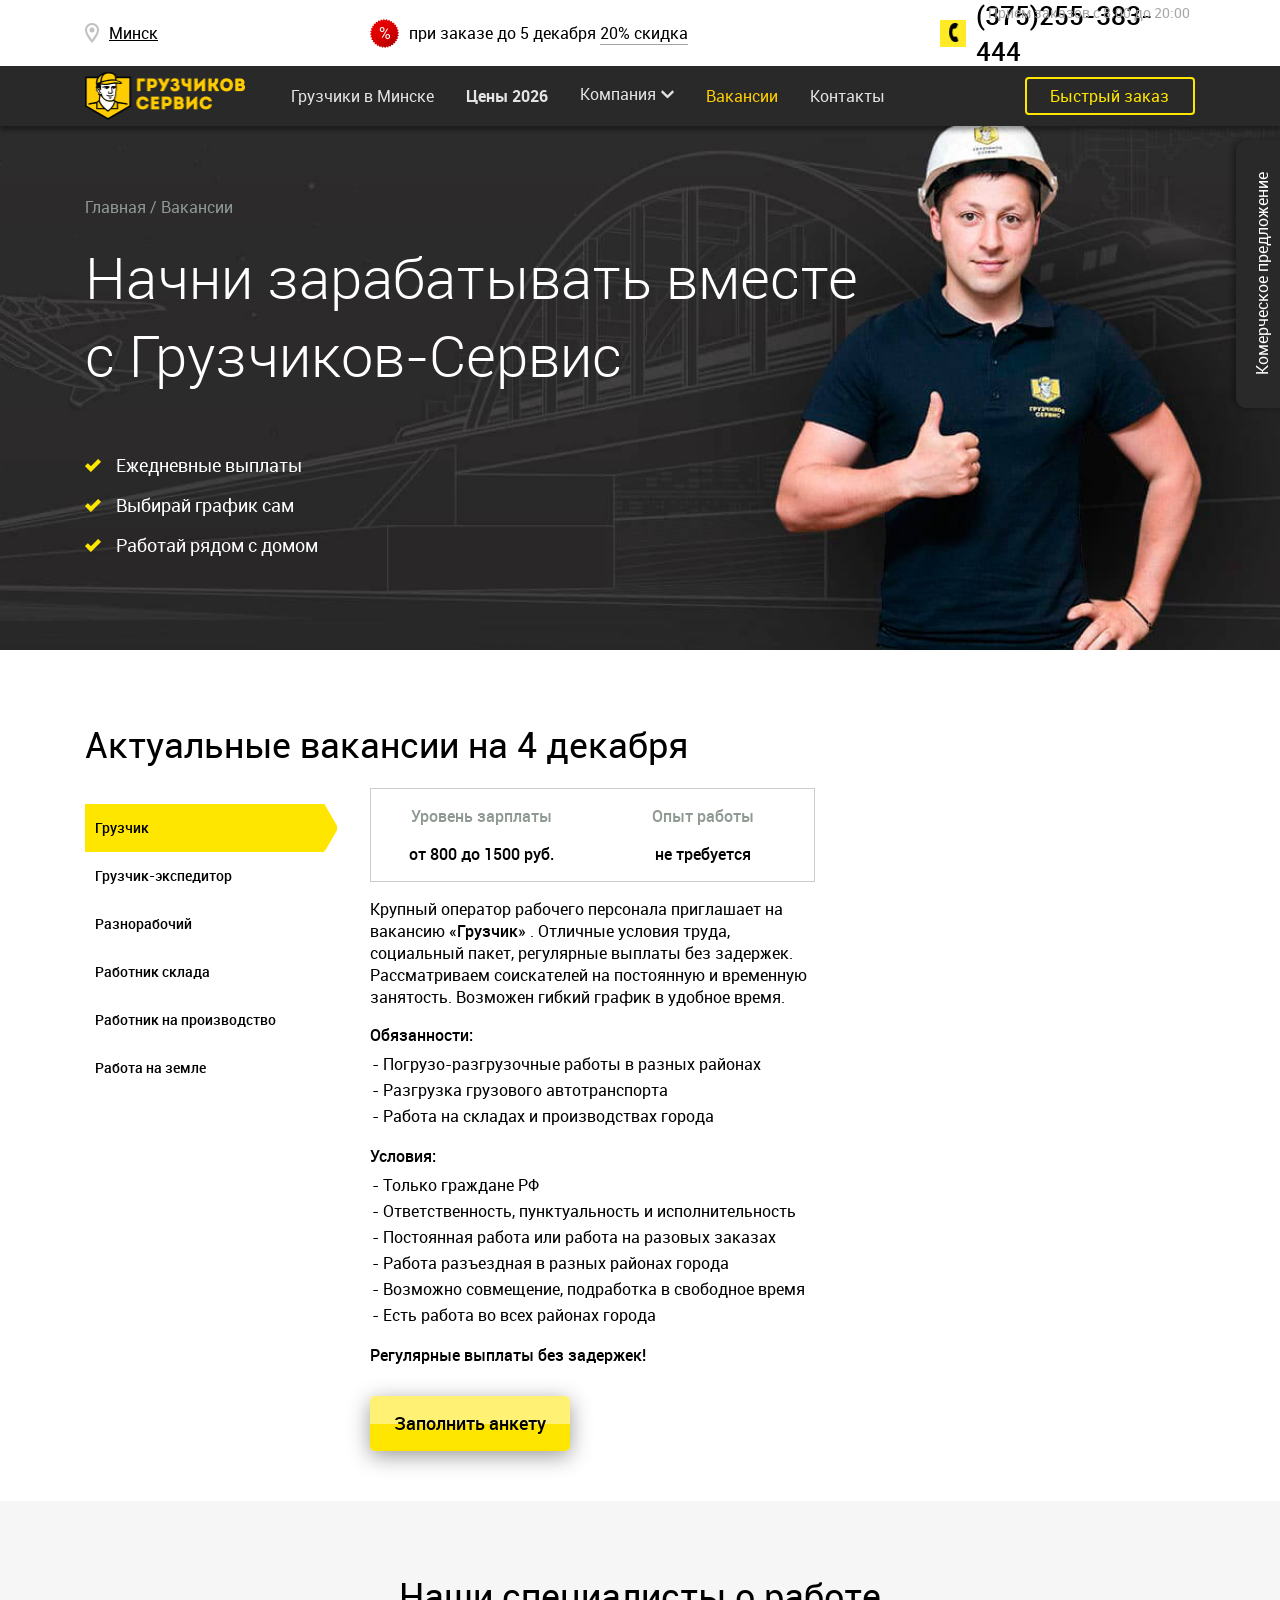
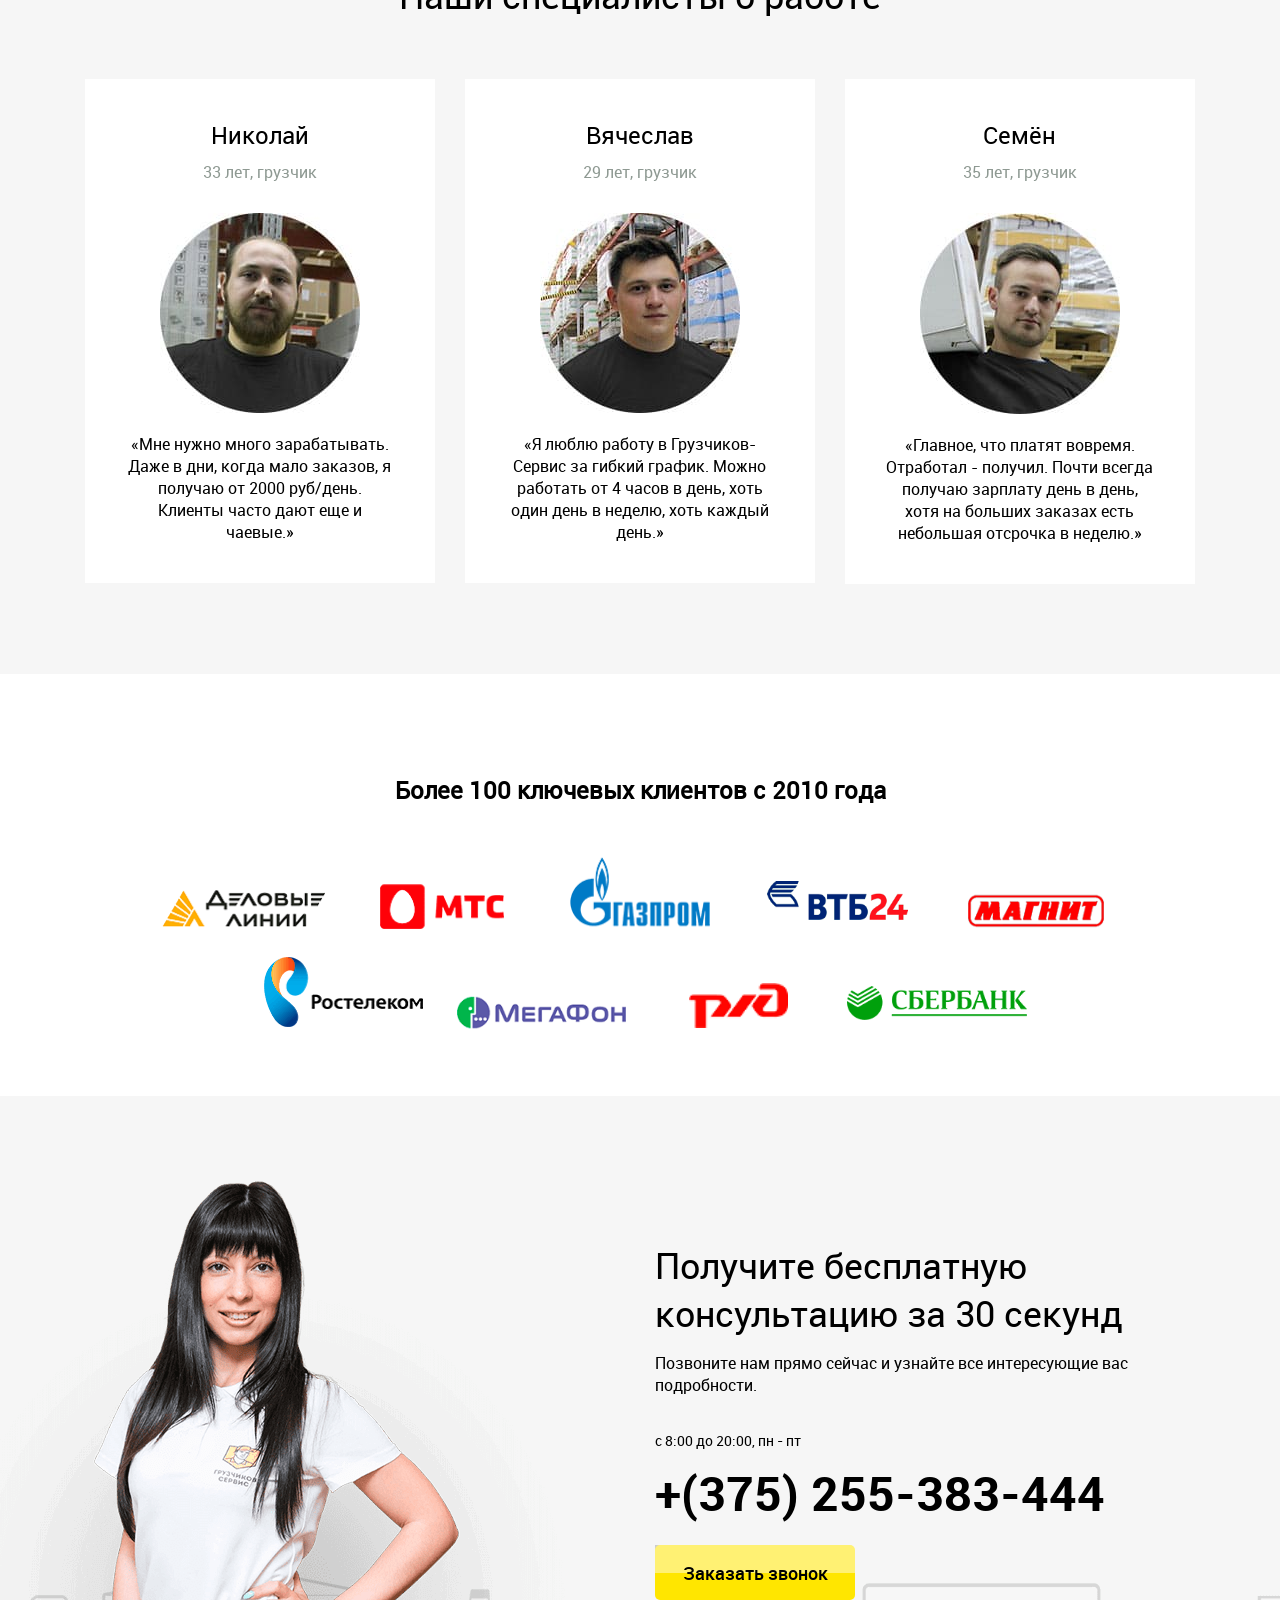
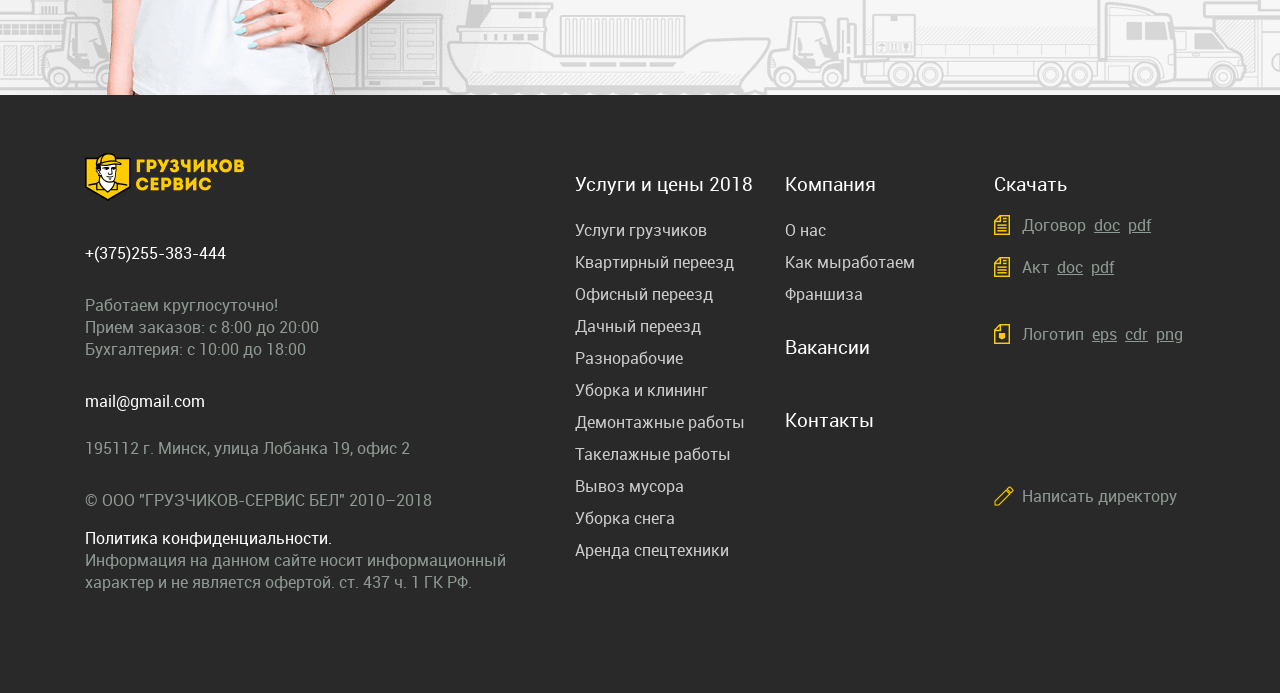
<file: Gs2017/vacancies.html>
<!DOCTYPE html>
<html lang="ru">
  <head>
    <meta charset="utf-8">
    <meta name="viewport" content="width=device-width, initial-scale=1">
    <link rel="stylesheet" href="css/libs.min.css">
    <link rel="stylesheet" href="css/preloader.min.css">
    <link rel="stylesheet" href="css/main.min.css">
    <script src="js/preloader.min.js"></script>
    <link rel="shortcut icon" href="favicons.ico" type="image/x-icon">
    <title>GS</title>
  </head>
  <body>
    <div id="preloader" style="z-index: 9999999;">
      <div class="banter-loader">
        <div class="banter-loader__box"></div>
        <div class="banter-loader__box"></div>
        <div class="banter-loader__box"></div>
        <div class="banter-loader__box"></div>
        <div class="banter-loader__box"></div>
        <div class="banter-loader__box"></div>
        <div class="banter-loader__box"></div>
        <div class="banter-loader__box"></div>
        <div class="banter-loader__box"></div>
      </div>
    </div>
    <div class="wrapper">
      <header class="header">
        <div class="header__top-blok">
          <div class="container">
            <div class="row">
              <div class="col-lg-3 link_nav-city__cntainer">
                <div class="link_nav-city__ic"></div><a class="link_nav-city" href="#">Минск</a>
              </div>
              <div class="col-lg-6 discount__container">
                <div class="discount">
                  <div class="discount__icon"><span>%</span></div><a class="discount__text" href="prices.html">при заказе до <span id="discount__date">06 июня </span><span id="discount__rate">20% скидка</span></a>
                </div>
              </div>
              <div class="col-lg-3 link-phone__cntaier">
                <p>Прием заказов с 8:00 до 20:00</p><a class="link-phone" href="tel:+123456789">
                  <div class="link-phone__icon"></div><span class="link-phone__number">(375)255-383-444</span></a>
              </div>
            </div>
          </div>
        </div>
        <div class="nav-top">
          <div class="container nav-top__grid">
            <div class="row">
              <div class="col-lg-2 col-md-3 col-sm-3 col-xs-3 nav__logo-container"><a class="nav-top__logo logo" href="index.html"></a></div>
              <div class="col-lg-7 navigation__container">
                <nav>
                  <ul id="nav">
                    <li><a class="active" href="index.html">Грузчики в Минске</a></li>
                    <li><a class="link-prise" href="prices.html"></a></li>
                    <li><a class="link-nav-drop" href="#"> <span>Компания</span>
                        <div class="link-nav-drop__ic">
                          <svg xmlns="http://www.w3.org/2000/svg" viewbox="0 0 448 512">
                            <path d="M207.029 381.476L12.686 187.132c-9.373-9.373-9.373-24.569 0-33.941l22.667-22.667c9.357-9.357 24.522-9.375 33.901-.04L224 284.505l154.745-154.021c9.379-9.335 24.544-9.317 33.901.04l22.667 22.667c9.373 9.373 9.373 24.569 0 33.941L240.971 381.476c-9.373 9.372-24.569 9.372-33.942 0z"></path>
                          </svg>
                        </div></a>
                      <ul class="nav-drop">
                        <li><a class="link-about-us" href="about-us.html">О нас</a></li>
                        <li><a class="link-service" href="service.html">Как мы работаем</a></li>
                        <li><a class="link-thanks" href="thanks.html">Наши достижения</a></li>
                        <li><a href="https://fr.gruzchikov-service.ru/" target="_blank">Франшиза</a></li>
                      </ul>
                    </li>
                    <li><a class="linlk-vacancies" href="vacancies.html">Вакансии</a></li>
                    <li><a class="linlk-contacts" href="contacts.html">Контакты</a></li>
                  </ul>
                </nav>
              </div>
              <div class="col-lg-3 nav-top__btn-container"><a class="nav-top__btn quick-order__open" href="#">Быстрый заказ</a>
                <div class="nav-top__tah-btn tah-btn">
                  <div class="tah-btn__items"></div>
                </div>
              </div>
            </div>
          </div>
        </div>
        <div class="nav_responsive">
          <div class="nav_responsive__footer"><a href="https://vk.com">
              <div class="vk-ic__container">
                <svg class="vk-ic" xmlns="http://www.w3.org/2000/svg" viewbox="0 0 576 512">
                  <path d="M545 117.7c3.7-12.5 0-21.7-17.8-21.7h-58.9c-15 0-21.9 7.9-25.6 16.7 0 0-30 73.1-72.4 120.5-13.7 13.7-20 18.1-27.5 18.1-3.7 0-9.4-4.4-9.4-16.9V117.7c0-15-4.2-21.7-16.6-21.7h-92.6c-9.4 0-15 7-15 13.5 0 14.2 21.2 17.5 23.4 57.5v86.8c0 19-3.4 22.5-10.9 22.5-20 0-68.6-73.4-97.4-157.4-5.8-16.3-11.5-22.9-26.6-22.9H38.8c-16.8 0-20.2 7.9-20.2 16.7 0 15.6 20 93.1 93.1 195.5C160.4 378.1 229 416 291.4 416c37.5 0 42.1-8.4 42.1-22.9 0-66.8-3.4-73.1 15.4-73.1 8.7 0 23.7 4.4 58.7 38.1 40 40 46.6 57.9 69 57.9h58.9c16.8 0 25.3-8.4 20.4-25-11.2-34.9-86.9-106.7-90.3-111.5-8.7-11.2-6.2-16.2 0-26.2.1-.1 72-101.3 79.4-135.6z"></path>
                </svg>
              </div></a><a href="https://www.instagram.com">
              <div class="inst-ic__container">
                <svg class="inst-ic" xmlns="http://www.w3.org/2000/svg" viewbox="0 0 448 512">
                  <path d="M224.1 141c-63.6 0-114.9 51.3-114.9 114.9s51.3 114.9 114.9 114.9S339 319.5 339 255.9 287.7 141 224.1 141zm0 189.6c-41.1 0-74.7-33.5-74.7-74.7s33.5-74.7 74.7-74.7 74.7 33.5 74.7 74.7-33.6 74.7-74.7 74.7zm146.4-194.3c0 14.9-12 26.8-26.8 26.8-14.9 0-26.8-12-26.8-26.8s12-26.8 26.8-26.8 26.8 12 26.8 26.8zm76.1 27.2c-1.7-35.9-9.9-67.7-36.2-93.9-26.2-26.2-58-34.4-93.9-36.2-37-2.1-147.9-2.1-184.9 0-35.8 1.7-67.6 9.9-93.9 36.1s-34.4 58-36.2 93.9c-2.1 37-2.1 147.9 0 184.9 1.7 35.9 9.9 67.7 36.2 93.9s58 34.4 93.9 36.2c37 2.1 147.9 2.1 184.9 0 35.9-1.7 67.7-9.9 93.9-36.2 26.2-26.2 34.4-58 36.2-93.9 2.1-37 2.1-147.8 0-184.8zM398.8 388c-7.8 19.6-22.9 34.7-42.6 42.6-29.5 11.7-99.5 9-132.1 9s-102.7 2.6-132.1-9c-19.6-7.8-34.7-22.9-42.6-42.6-11.7-29.5-9-99.5-9-132.1s-2.6-102.7 9-132.1c7.8-19.6 22.9-34.7 42.6-42.6 29.5-11.7 99.5-9 132.1-9s102.7-2.6 132.1 9c19.6 7.8 34.7 22.9 42.6 42.6 11.7 29.5 9 99.5 9 132.1s2.7 102.7-9 132.1z"></path>
                </svg>
              </div></a><a href="https://www.youtube.com/watch?v=gXKpK34rAT4">
              <div class="youtube-ic__container">
                <svg class="youtube-ic" xmlns="http://www.w3.org/2000/svg" viewbox="0 0 576 512">
                  <path d="M549.655 124.083c-6.281-23.65-24.787-42.276-48.284-48.597C458.781 64 288 64 288 64S117.22 64 74.629 75.486c-23.497 6.322-42.003 24.947-48.284 48.597-11.412 42.867-11.412 132.305-11.412 132.305s0 89.438 11.412 132.305c6.281 23.65 24.787 41.5 48.284 47.821C117.22 448 288 448 288 448s170.78 0 213.371-11.486c23.497-6.321 42.003-24.171 48.284-47.821 11.412-42.867 11.412-132.305 11.412-132.305s0-89.438-11.412-132.305zm-317.51 213.508V175.185l142.739 81.205-142.739 81.201z"></path>
                </svg>
              </div></a></div>
          <nav class="panels">
            <ul class="panel-1">
              <li><a class="panel-1__header" href="index.html">Грузчики в Минске</a></li>
              <li><a class="link-panel-2" href="http"> 
                  <div class="link-panel-2__ic">
                    <div></div>
                  </div><span>Цены 2018</span></a></li>
              <li><a class="link-panel-3" href="http"> 
                  <div class="link-panel-3__ic">
                    <div></div>
                  </div><span>Компания</span></a></li>
              <li><a href="vacancies.html">Вакансии</a></li>
              <li><a href="contacts.html">Контакты</a></li>
              <li>
                <p>Прием заказов с 8:00 до 20:00</p>
              </li>
              <li><a class="link-phone" href="tel:+375255383444">(375) 255-383-444</a></li>
              <li>
                <p class="commercial-offer2__open">Коммерческое предложение</p>
              </li>
              <li class="linlk-location__container">
                <div>
                  <svg class="svg-inline--fa fa-map-marker-alt fa-w-12" aria-hidden="true" data-prefix="fas" data-icon="map-marker-alt" role="img" xmlns="http://www.w3.org/2000/svg" viewBox="0 0 384 512">
                    <path fill="#e0e0e0" d="M172.268 501.67C26.97 291.031 0 269.413 0 192 0 85.961 85.961 0 192 0s192 85.961 192 192c0 77.413-26.97 99.031-172.268 309.67-9.535 13.774-29.93 13.773-39.464 0zM192 272c44.183 0 80-35.817 80-80s-35.817-80-80-80-80 35.817-80 80 35.817 80 80 80z"></path>
                  </svg>
                </div><a class="linlk-location" href="#">Минск</a>
              </li>
            </ul>
            <ul class="panel-2">
              <li><a class="panel-2__header" href="http">
                  <div class="panel-2__header-ic">
                    <div></div>
                  </div><span> Цены</span></a></li>
              <li><a class="pes-nav__link-tab1" href="prices.html?dataTab=1">Услуги грузчиков</a></li>
              <li><a class="pes-nav__link-tab2" href="prices.html?dataTab=2">Квартирный переезд</a></li>
              <li><a class="pes-nav__link-tab3" href="prices.html?dataTab=3">Офисный переезд</a></li>
              <li><a class="pes-nav__link-tab4" href="prices.html?dataTab=4">Дачный переезд</a></li>
              <li><a class="pes-nav__link-tab5" href="prices.html?dataTab=5">Разнорабочие</a></li>
              <li><a class="pes-nav__link-tab6" href="prices.html?dataTab=6">Уборка и клининг</a></li>
              <li><a class="pes-nav__link-tab7" href="prices.html?dataTab=7">Демонтажные работы</a></li>
              <li><a class="pes-nav__link-tab8" href="prices.html?dataTab=8">Такелажные работы</a></li>
              <li><a class="pes-nav__link-tab9" href="prices.html?dataTab=9">Вывоз мусора</a></li>
              <li><a class="pes-nav__link-tab10" href="prices.html?dataTab=10">Уборка снега</a></li>
              <li><a class="pes-nav__link-tab11" href="prices.html?dataTab=11">Аренда спецтехники</a></li>
            </ul>
            <ul class="panel-3">
              <li><a class="panel-3__header" href="http">
                  <div class="panel-3__header-ic">
                    <div></div>
                  </div><span> Компания</span></a></li>
              <li> <a href="about-us.html">О нас</a></li>
              <li> <a href="service.html">Как мы работаем</a></li>
              <li> <a href="thanks.html">Наши достижения</a></li>
              <li> <a href="https://fr.gruzchikov-service.ru/" target="_blank">Франшиза</a></li>
            </ul>
          </nav>
        </div>
        <div class="nav-modal"></div>
      </header>
      <div class="content" id="content">
        <div id="vacancies">
          <section id="baner-vacancies">
            <div class="container">
              <div class="row">
                <ul class="nav-location">
                  <li><a href="index.html">Главная /&#160;</a></li>
                  <li><a href="vacancies.html">Вакансии</a></li>
                </ul>
                <h1>Начни зарабатывать  <span class="replaceable">вместе с Грузчиков-Сервис</span><span class="substitution">с Грузчиков-Сервис</span></h1>
                <ul class="advantages-of-work">
                  <li> 
                    <div class="check-ic"></div><span>Ежедневные выплаты</span>
                  </li>
                  <li> 
                    <div class="check-ic"></div><span>Выбирай график сам</span>
                  </li>
                  <li> 
                    <div class="check-ic"></div><span>Работай рядом с домом</span>
                  </li>
                </ul>
              </div>
            </div>
          </section>
          <section id="vacancies-block">
            <div class="container">
              <div class="row">
                <h3>Актуальные вакансии на <span id="date-today"> </span></h3>
              </div>
              <div class="row">
                <div class="col-lg-3 col-md-5" id="vacancies-tab__link">
                  <ul class="vacancies-tab__btns"></ul>
                </div>
                <div class="col-lg-5 col-md-7" id="vacancies-tab__content">
                  <div class="vacancies-tab__text">
                    <div class="salary-experience">
                      <div>
                        <p class="salary-title">Уровень зарплаты</p>
                        <p class="salary"></p>
                      </div>
                      <div>
                        <p class="experience-title">Опыт работы</p>
                        <p class="experience"></p>
                      </div>
                    </div>
                    <p>Крупный оператор рабочего персонала приглашает на вакансию <span class="job-offer"> «Грузчик» </span>. Отличные условия труда, социальный пакет, регулярные выплаты без задержек. Рассматриваем соискателей на постоянную и временную занятость. Возможен гибкий график в удобное время.</p><span>Обязанности:</span>
                    <ul class="duties"></ul><span>Условия:</span>
                    <ul class="conditions"></ul>
                  </div>
                  <p class="promise">Регулярные выплаты без задержек!</p><a class="btn-worksheet" href="http">Заполнить анкету</a>
                </div>
                <div class="col-lg-12 vacancies-spoilers__box">
                  <div class="vacancies-spoilers__container"></div>
                </div>
                <div class="col-lg-4 col-md-12 vacancies-map">
                  <div id="map-mini"></div>
                </div>
              </div>
            </div>
          </section>
          <section id="specialists">
            <div class="container">
              <div class="row">
                <h1>Наши специалисты о работе</h1>
                <div class="col-lg-4">
                  <div class="specialists">
                    <p class="specialists__name">Николай</p><span>33 лет, грузчик</span><img src="img/vacancies/workers/worker_vacancy_01.jpg" alt="img">
                    <p>«Мне нужно много зарабатывать. Даже в дни, когда мало заказов, я получаю от 2000 руб/день. Клиенты часто дают еще и чаевые.»</p>
                  </div>
                </div>
                <div class="col-lg-4">
                  <div class="specialists">
                    <p class="specialists__name">Вячеслав</p><span>29 лет, грузчик</span><img src="img/vacancies/workers/worker_vacancy_02.jpg" alt="img">
                    <p>«Я люблю работу в Грузчиков-Сервис за гибкий график. Можно работать от 4 часов в день, хоть один день в неделю, хоть каждый день.»</p>
                  </div>
                </div>
                <div class="col-lg-4">
                  <div class="specialists">
                    <p class="specialists__name">Семён</p><span>35 лет, грузчик</span><img src="img/vacancies/workers/worker_vacancy_03.jpg" alt="img">
                    <p>«Главное, что платят вовремя. Отработал - получил. Почти всегда получаю зарплату день в день, хотя на больших заказах есть небольшая отсрочка в неделю.»</p>
                  </div>
                </div>
              </div>
            </div>
          </section><!--include blocks/map/map.pug -->
          <section id="clients-logo">
            <div class="container">
              <div class="row">
                <h1>Более 100 ключевых клиентов с 2010 года</h1>
                <div class="line1-logos">
                  <div class="biz-line-logo"></div>
                  <div class="mts-logo"></div>
                  <div class="gazprom-logo"></div>
                  <div class="vtb24-logo"></div>
                  <div class="magnit-logo"></div>
                  <div class="add-rostelecom-logo"></div>
                </div>
                <div class="line2-logos">
                  <div class="rostelecom-logo"></div>
                  <div class="megafon-logo"></div>
                  <div class="rzd-logo"></div>
                  <div class="sberbank-logo"></div>
                </div>
              </div>
            </div>
          </section>
          <section id="call-back-block">
            <div class="call-back-block_consultant-photo"></div>
            <div class="container">
              <div class="row">
                <div class="col-lg-6 col-md-6 offset-lg-6 offset-md-6 call-back-block__content">
                  <h1>Получите бесплатную консультацию за 30 секунд</h1>
                  <p>Позвоните нам прямо сейчас и узнайте все интересующие вас подробности.</p>
                  <p class="call-back-time">с 8:00 до 20:00, пн - пт</p><a href="tel:+375255383444">+(375) 255-383-444</a>
                  <form class="form-phone">
                    <input type="text" placeholder="+(375) 255-383-444" name="phone" id="call-back__user-phone" required>
                    <button type="submit" id="call-back__submit">Заказать звонок</button>
                  </form>
                </div>
              </div>
            </div>
          </section>
        </div>
      </div>
      <footer class="footer">
        <div class="container">
          <div class="row">
            <div class="footer__content col-lg-5">
              <div class="footer__logo logo"></div>
              <div class="communication">
                <div class="communication__ic"></div>
                <div class="communication__link"><a class="write-director-modal__open" href="#">Написать директору</a></div>
              </div><a class="footer__link-phone" href="tel:+375255383464">+(375)255-383-444</a>
              <p class="footer__working-hours">
                Работаем круглосуточно! <br>
                Прием заказов: с 8:00 до 20:00 <br>
                Бухгалтерия: с 10:00 до 18:00 <br>
              </p><a class="footer__link-email" href="mailto:mail@gmail.com">mail@gmail.com</a>
              <p class="footer__address">195112 г. Минск, улица Лобанка 19, офис 2</p>
              <div class="footer__social-icon"></div>
              <p class="footer__cop">&#169; ООО "ГРУЗЧИКОВ-СЕРВИС БЕЛ" 2010–2018 <br></p><a href="#">Политика конфиденциальности. <br></a><span>Информация на данном сайте носит информационный характер и не является офертой. ст. 437 ч. 1 ГК РФ.</span>
            </div>
            <div class="col-lg-7 footer__nav">
              <div class="nav-1">
                <h3>Услуги и цены 2018</h3>
                <ul> 
                  <li><a href="prices.html?dataTab=1">Услуги грузчиков</a></li>
                  <li><a href="prices.html?dataTab=2">Квартирный переезд</a></li>
                  <li><a href="prices.html?dataTab=3">Офисный переезд</a></li>
                  <li><a href="prices.html?dataTab=4">Дачный переезд</a></li>
                  <li><a href="prices.html?dataTab=5">Разнорабочие</a></li>
                  <li><a href="prices.html?dataTab=6">Уборка и клининг</a></li>
                  <li><a href="prices.html?dataTab=7">Демонтажные работы</a></li>
                  <li><a href="prices.html?dataTab=8">Такелажные работы</a></li>
                  <li><a href="prices.html?dataTab=9">Вывоз мусора</a></li>
                  <li><a href="prices.html?dataTab=10">Уборка снега</a></li>
                  <li><a href="prices.html?dataTab=11">Аренда спецтехники</a></li>
                </ul>
              </div>
              <div class="nav-2">
                <h3>Компания</h3>
                <ul> 
                  <li><a href="#">О нас</a></li>
                  <li><a href="service.html">Как мыработаем</a></li>
                  <li><a href="https://fr.gruzchikov-service.ru/" target="_blank">Франшиза</a></li>
                  <li><a href="vacancies.html"> 
                      <h3>Вакансии</h3></a></li>
                  <li><a href="contacts.html"> 
                      <h3>Контакты</h3></a></li>
                </ul>
              </div>
              <div class="nav-3">
                <h3>Скачать</h3>
                <div class="treaty">
                  <div class="treaty__ic"></div>
                  <div class="treaty__link">
                    <p>Договор </p><a href="img/logo.png" download="">doc</a><a href="img/logo.png" download="">pdf</a>
                  </div>
                </div>
                <div class="act">
                  <div class="act__ic"></div>
                  <div class="act__link">
                    <p>Акт </p><a href="img/logo.png" download="">doc</a><a href="img/logo.png" download="">pdf</a>
                  </div>
                </div>
                <div class="logotip">
                  <div class="logotip__ic"></div>
                  <div class="logotip__link">
                    <p>Логотип </p><a href="img/logo.png" download="">eps</a><a href="img/logo.png" download="">cdr</a><a href="img/logo.png" download="">png</a>
                  </div>
                </div>
                <div class="communication">
                  <div class="communication__ic"></div>
                  <div class="communication__link"><a class="write-director-modal__open" href="#">Написать директору</a></div>
                </div>
              </div>
            </div>
          </div>
        </div>
      </footer>
      <div class="quick-order-modal__container">
        <div class="quick-order-modal" id="quick-order-modal">
          <div class="quick-order-modal__overlay"></div>
          <div class="quick-order-modal__content">
            <div class="quick-order-modal__text">
              <p>95</p>
              <p><span>%</span> клиентов <br>заказывают <br>по телефону</p>
            </div>
            <div class="quick-order-modal__form">
              <div class="quick-order-modal_close"></div>
              <p>Оставьте ваш номер телефона, мы перезвоним</p>
              <form id="quick-order-modal__form">
                <input type="text" placeholder="+(375) 255-383-444" required="" name="phone" id="quick-order__user-phone">
                <button type="submit" id="quick-order__btn">Заказать</button>
              </form>
              <div class="quick-order-modal__tel">Или позвоните <br> +(375) 255-383-444</div>
            </div>
          </div>
        </div>
      </div>
      <div class="commercial-offer-modal__container">
        <div class="commercial-offer-modal">
          <div class="commercial-offer-modal__overlay"></div>
          <div class="commercial-offer-modal__content">
            <div class="commercial-offer-modal_open">
              <p style="white-space:nowrap;">Комерческое предложение</p>
            </div>
            <div class="commercial-offer-modal_close"></div>
            <form id="commercial-offer-modal__form">
              <input type="text" placeholder="ИНН" name="inn">
              <input type="text" placeholder="+(375) 255-383-444" name="phone" id="commercial-offer__user-phone">
              <input type="email" placeholder="mail@mail.ru" name="mail" id="commercial-offer__mail"><span class="error-text"></span>
              <button type="submit" id="call-back__btn">Получить</button>
              <p class="error-text"> </p>
            </form>
            <div class="commercial-offer-modal__text">
              <p>Индивидуальное<br class="commercial-offer-modal__br"> коммерческое<br class="commercial-offer-modal__br"> предложение<br> <span> за 15 секунд </span><img src="img/offer_ico.png" alt="img"></p><img class="commercial-offer-modal__img" src="img/offer_bg.png" alt="img">
            </div>
          </div>
        </div>
      </div>
      <div class="commercial-offer-modal2__container">
        <div class="commercial-offer-modal2">
          <div class="commercial-offer-modal2__overlay"></div>
          <div class="commercial-offer-modal2__content">
            <div class="commercial-offer-modal2_close"></div>
            <div class="commercial-offer-modal2__text">
              <p>Индивидуальное коммерческое предложение<br> <span> за 15 секунд </span><img src="img/offer_ico.png" alt="img"></p>
            </div>
            <form id="commercial-offer-modal2__form">
              <input type="text" placeholder="ИНН">
              <input type="text" placeholder="+(375) 255-383-444" name="phone" id="commercial-offer2__user-phone">
              <input type="email" placeholder="mail@mail.ru" id="commercial-offer2__mail">
              <button type="submit" id="commercial-offer__btn">Получить</button>
              <p class="error-text"> </p>
            </form>
          </div>
        </div>
      </div>
      <div class="write-director-modal__container">
        <div class="write-director-modal">
          <div class="write-director-modal__overflay"></div>
          <div class="write-director-modal__content">
            <div class="write-director-modal__close"></div>
            <p class="write-director-modal__title">Написать директору</p>
            <p>Можете нас похвалить или поругать, дать рекомендации или задать вопрос</p>
            <form id="write-director-modal__form">
              <div class="fieldset">
                <div id="write-director-modal__mail">
                  <input type="text" placeholder="mail@mail.ru" name="email"><span class="error-text"></span>
                </div>
                <div id="write-director-modal__phone">
                  <input type="text" placeholder="+(375) 255-383-444" name="phone">
                </div>
              </div>
              <div id="write-director-modal__message">
                <textarea placeholder="Ваше сообщение" name="message"></textarea><span class="error-text"></span>
              </div>
              <div class="deal-checkbox">
                <label>
                  <input type="checkbox" id="deal-checkbox"><i></i>
                </label>
                <label><span>Я согласен на обработку моих персональных данных</span></label>
              </div><span class="error-text"></span>
              <button type="submit">Отправить</button>
            </form>
          </div>
        </div>
      </div>
      <div class="job-application-modal__container">
        <div class="job-application-modal">
          <div class="job-application-modal__overflay"></div>
          <div class="job-application-modal__content">
            <div class="job-application-modal__close"></div>
            <p class="job-application-modal__title">Заполните анкету</p>
            <p>Фамилия Имя Отчество и телефон обязательны для заполнения</p>
            <form class="job-application-modal__form">
              <div class="surname">
                <input type="text" placeholder="Фамилия" id="job-application-modal__surname" name="surname"><span class="surname__error-text"></span>
              </div>
              <div class="name">
                <input type="text" placeholder="Имя" id="job-application-modal__name" name="name"><span class="name__error-text"></span>
              </div>
              <div class="cont">
                <input type="text" placeholder="Отчество" id="job-application-modal__middle-name"><span class="middle-name__error-text"></span>
              </div>
              <div class="cont">
                <input type="text" placeholder="+(375) 255-383-444" name="phone" id="job-application-modal__user-phone"><span class="user-phone__error-text"></span>
              </div>
              <div>
                <select class="citizenship" id="job-application-modal__citizenship">
                  <option>Гражданство</option>
                  <option>Беларусь</option>
                  <option>Россия</option>
                  <option>Украина</option>
                  <option>Китай</option>
                  <option>Другое</option>
                </select>
                <input type="text" placeholder="Дата рождения" id="job-application-modal__year-of-birth">
              </div>
              <div class="deal-checkbox">
                <label>
                  <input type="checkbox" id="deal-checkbox2" checked><i></i>
                </label>
                <label><span>Я согласен на обработку моих персональных данных</span></label>
              </div>
              <div class="cont"><span class="deal-checkbox2__error-text"></span>
                <button type="submit" id="job-application-modal__btn">Отправить</button>
              </div>
            </form>
          </div>
        </div>
      </div>
      <div class="complete-modal">
        <div class="complete-modal__content">
          <p class="complete-modal__title">Мы скоро с вами свяжемся</p>
          <p>Спасибо за проявленный интерес к компании <br> Грузчиков-Сервис</p>
          <button id="complete-modal__btn">Закрыть</button>
        </div>
      </div>
      <script src="js/libs.min.js"></script>
      <script src="https://api-maps.yandex.ru/2.1/?lang=ru_RU"></script>
      <script src="js/main.min.js"></script>
      <script src="js/contentScripts/vacancies.min.js"></script>
    </div>
  </body>
</html>
</file>
<file: TehGarant2017/css/loading.min.css>
#loading{position:fixed;left:0;top:0;right:0;bottom:0;background:#2d1d1c}.loading--show{transition:all .5s;opacity:0;visibility:hidden}.loading--inner{position:absolute;left:50%;top:50%;width:110px;height:30px;-webkit-transform:translate(-50%,-50%);transform:translate(-50%,-50%)}.loading--inner:after{position:absolute;content:"";height:1px;bottom:-2px;left:0;right:0;background:hsla(0,0%,100%,.2)}.loading--inner .loading--box{position:absolute;width:10px;height:10px;background:hsla(0,0%,100%,.4);opacity:1}.loading--inner .loading--box.dbl-width{width:22px}.loading--inner .loading--box.upper{height:18px}.loading--inner .loading--box.hang{height:8px}.loading--inner .loading--box.sink{height:5px;width:2px}.loading--inner .loading--box.dbl-height{height:30px}.loading--inner .loading--box-animate{-webkit-animation:a 3s infinite ease-in-out;animation:a 3s infinite ease-in-out}.loading--inner .loading--text{color:hsla(0,0%,100%,.5);font-size:12px;position:absolute;line-height:1.6em;top:100%;left:0;right:0;text-align:center}@-webkit-keyframes a{0%{opacity:0;-webkit-transform:translate(-20px);transform:translate(-20px)}10%{opacity:0;-webkit-transform:translate(-20px);transform:translate(-20px)}25%{opacity:1;-webkit-transform:translate(0);transform:translate(0)}75%{opacity:1;-webkit-transform:translate(0);transform:translate(0)}90%{opacity:0;-webkit-transform:translate(20px);transform:translate(20px)}to{opacity:0;-webkit-transform:translate(20px);transform:translate(20px)}}@keyframes a{0%{opacity:0;-webkit-transform:translate(-20px);transform:translate(-20px)}10%{opacity:0;-webkit-transform:translate(-20px);transform:translate(-20px)}25%{opacity:1;-webkit-transform:translate(0);transform:translate(0)}75%{opacity:1;-webkit-transform:translate(0);transform:translate(0)}90%{opacity:0;-webkit-transform:translate(20px);transform:translate(20px)}to{opacity:0;-webkit-transform:translate(20px);transform:translate(20px)}}
</file>
<file: TehGarant2017/css/bootstrap4.min.css>
/*!
 * Bootstrap v4.0.0-alpha.6 (https://getbootstrap.com)
 * Copyright 2011-2017 The Bootstrap Authors
 * Licensed under MIT (https://github.com/twbs/bootstrap/blob/master/LICENSE)
 */
/*! normalize.css v5.0.0 | MIT License | github.com/necolas/normalize.css */html{font-family:sans-serif;line-height:1.15;-ms-text-size-adjust:100%;-webkit-text-size-adjust:100%}body{margin:0}article,aside,footer,header,nav,section{display:block}h1{font-size:2em;margin:.67em 0}figcaption,figure,main{display:block}figure{margin:1em 40px}hr{box-sizing:content-box;height:0;overflow:visible}pre{font-family:monospace,monospace;font-size:1em}a{background-color:transparent;-webkit-text-decoration-skip:objects}a:active,a:hover{outline-width:0}abbr[title]{border-bottom:none;text-decoration:underline;-webkit-text-decoration:underline dotted;text-decoration:underline dotted}b,strong{font-weight:inherit;font-weight:bolder}code,kbd,samp{font-family:monospace,monospace;font-size:1em}dfn{font-style:italic}mark{background-color:#ff0;color:#000}small{font-size:80%}sub,sup{font-size:75%;line-height:0;position:relative;vertical-align:baseline}sub{bottom:-.25em}sup{top:-.5em}audio,video{display:inline-block}audio:not([controls]){display:none;height:0}img{border-style:none}svg:not(:root){overflow:hidden}button,input,optgroup,select,textarea{font-family:sans-serif;font-size:100%;line-height:1.15;margin:0}button,input{overflow:visible}button,select{text-transform:none}[type=reset],[type=submit],button,html [type=button]{-webkit-appearance:button}[type=button]::-moz-focus-inner,[type=reset]::-moz-focus-inner,[type=submit]::-moz-focus-inner,button::-moz-focus-inner{border-style:none;padding:0}[type=button]:-moz-focusring,[type=reset]:-moz-focusring,[type=submit]:-moz-focusring,button:-moz-focusring{outline:1px dotted ButtonText}fieldset{border:1px solid silver;margin:0 2px;padding:.35em .625em .75em}legend{box-sizing:border-box;color:inherit;display:table;max-width:100%;white-space:normal}progress{display:inline-block;vertical-align:baseline}textarea{overflow:auto}[type=checkbox],[type=radio]{box-sizing:border-box;padding:0}[type=number]::-webkit-inner-spin-button,[type=number]::-webkit-outer-spin-button{height:auto}[type=search]{-webkit-appearance:textfield;outline-offset:-2px}[type=search]::-webkit-search-cancel-button,[type=search]::-webkit-search-decoration{-webkit-appearance:none}::-webkit-file-upload-button{-webkit-appearance:button;font:inherit}details,menu{display:block}summary{display:list-item}canvas{display:inline-block}[hidden],template{display:none}@media print{*,:after,:before,blockquote:first-letter,blockquote:first-line,div:first-letter,div:first-line,li:first-letter,li:first-line,p:first-letter,p:first-line{text-shadow:none!important;box-shadow:none!important}a,a:visited{text-decoration:underline}abbr[title]:after{content:" (" attr(title) ")"}pre{white-space:pre-wrap!important}blockquote,pre{border:1px solid #999;page-break-inside:avoid}thead{display:table-header-group}img,tr{page-break-inside:avoid}h2,h3,p{orphans:3;widows:3}h2,h3{page-break-after:avoid}.navbar{display:none}.badge{border:1px solid #000}.table{border-collapse:collapse!important}.table td,.table th{background-color:#fff!important}.table-bordered td,.table-bordered th{border:1px solid #ddd!important}}html{box-sizing:border-box}*,:after,:before{box-sizing:inherit}@-ms-viewport{width:device-width}html{-ms-overflow-style:scrollbar;-webkit-tap-highlight-color:rgba(0,0,0,0)}body{font-family:-apple-system,system-ui,BlinkMacSystemFont,Segoe UI,Roboto,Helvetica Neue,Arial,sans-serif;font-size:1rem;font-weight:400;line-height:1.5;color:#292b2c;background-color:#fff}[tabindex="-1"]:focus{outline:none!important}h1,h2,h3,h4,h5,h6{margin-top:0;margin-bottom:.5rem}p{margin-top:0;margin-bottom:1rem}abbr[data-original-title],abbr[title]{cursor:help}address{font-style:normal;line-height:inherit}address,dl,ol,ul{margin-bottom:1rem}dl,ol,ul{margin-top:0}ol ol,ol ul,ul ol,ul ul{margin-bottom:0}dt{font-weight:700}dd{margin-bottom:.5rem;margin-left:0}blockquote{margin:0 0 1rem}a{color:#0275d8;text-decoration:none}a:focus,a:hover{color:#014c8c;text-decoration:underline}a:not([href]):not([tabindex]),a:not([href]):not([tabindex]):focus,a:not([href]):not([tabindex]):hover{color:inherit;text-decoration:none}a:not([href]):not([tabindex]):focus{outline:0}pre{margin-top:0;margin-bottom:1rem;overflow:auto}figure{margin:0 0 1rem}img{vertical-align:middle}[role=button]{cursor:pointer}[role=button],a,area,button,input,label,select,summary,textarea{-ms-touch-action:manipulation;touch-action:manipulation}table{border-collapse:collapse;background-color:transparent}caption{padding-top:.75rem;padding-bottom:.75rem;color:#636c72;caption-side:bottom}caption,th{text-align:left}label{display:inline-block;margin-bottom:.5rem}button:focus{outline:1px dotted;outline:5px auto -webkit-focus-ring-color}button,input,select,textarea{line-height:inherit}input[type=checkbox]:disabled,input[type=radio]:disabled{cursor:not-allowed}input[type=date],input[type=datetime-local],input[type=month],input[type=time]{-webkit-appearance:listbox}textarea{resize:vertical}fieldset{min-width:0;padding:0;margin:0;border:0}legend{display:block;width:100%;padding:0;margin-bottom:.5rem;font-size:1.5rem;line-height:inherit}input[type=search]{-webkit-appearance:none}output{display:inline-block}[hidden]{display:none!important}.container{position:relative;margin-left:auto;margin-right:auto;padding-right:15px;padding-left:15px}@media (min-width:576px){.container{padding-right:15px;padding-left:15px}}@media (min-width:768px){.container{padding-right:15px;padding-left:15px}}@media (min-width:992px){.container{padding-right:15px;padding-left:15px}}@media (min-width:1200px){.container{padding-right:15px;padding-left:15px}}@media (min-width:576px){.container{width:540px;max-width:100%}}@media (min-width:768px){.container{width:720px;max-width:100%}}@media (min-width:992px){.container{width:960px;max-width:100%}}@media (min-width:1200px){.container{width:1140px;max-width:100%}}.container-fluid{position:relative;margin-left:auto;margin-right:auto;padding-right:15px;padding-left:15px}@media (min-width:576px){.container-fluid{padding-right:15px;padding-left:15px}}@media (min-width:768px){.container-fluid{padding-right:15px;padding-left:15px}}@media (min-width:992px){.container-fluid{padding-right:15px;padding-left:15px}}@media (min-width:1200px){.container-fluid{padding-right:15px;padding-left:15px}}.row{display:-webkit-box;display:-ms-flexbox;display:flex;-ms-flex-wrap:wrap;flex-wrap:wrap;margin-right:-15px;margin-left:-15px}@media (min-width:576px){.row{margin-right:-15px;margin-left:-15px}}@media (min-width:768px){.row{margin-right:-15px;margin-left:-15px}}@media (min-width:992px){.row{margin-right:-15px;margin-left:-15px}}@media (min-width:1200px){.row{margin-right:-15px;margin-left:-15px}}.no-gutters{margin-right:0;margin-left:0}.no-gutters>.col,.no-gutters>[class*=col-]{padding-right:0;padding-left:0}.col,.col-1,.col-2,.col-3,.col-4,.col-5,.col-6,.col-7,.col-8,.col-9,.col-10,.col-11,.col-12,.col-lg,.col-lg-1,.col-lg-2,.col-lg-3,.col-lg-4,.col-lg-5,.col-lg-6,.col-lg-7,.col-lg-8,.col-lg-9,.col-lg-10,.col-lg-11,.col-lg-12,.col-md,.col-md-1,.col-md-2,.col-md-3,.col-md-4,.col-md-5,.col-md-6,.col-md-7,.col-md-8,.col-md-9,.col-md-10,.col-md-11,.col-md-12,.col-sm,.col-sm-1,.col-sm-2,.col-sm-3,.col-sm-4,.col-sm-5,.col-sm-6,.col-sm-7,.col-sm-8,.col-sm-9,.col-sm-10,.col-sm-11,.col-sm-12,.col-xl,.col-xl-1,.col-xl-2,.col-xl-3,.col-xl-4,.col-xl-5,.col-xl-6,.col-xl-7,.col-xl-8,.col-xl-9,.col-xl-10,.col-xl-11,.col-xl-12{position:relative;width:100%;min-height:1px;padding-right:15px;padding-left:15px}@media (min-width:576px){.col,.col-1,.col-2,.col-3,.col-4,.col-5,.col-6,.col-7,.col-8,.col-9,.col-10,.col-11,.col-12,.col-lg,.col-lg-1,.col-lg-2,.col-lg-3,.col-lg-4,.col-lg-5,.col-lg-6,.col-lg-7,.col-lg-8,.col-lg-9,.col-lg-10,.col-lg-11,.col-lg-12,.col-md,.col-md-1,.col-md-2,.col-md-3,.col-md-4,.col-md-5,.col-md-6,.col-md-7,.col-md-8,.col-md-9,.col-md-10,.col-md-11,.col-md-12,.col-sm,.col-sm-1,.col-sm-2,.col-sm-3,.col-sm-4,.col-sm-5,.col-sm-6,.col-sm-7,.col-sm-8,.col-sm-9,.col-sm-10,.col-sm-11,.col-sm-12,.col-xl,.col-xl-1,.col-xl-2,.col-xl-3,.col-xl-4,.col-xl-5,.col-xl-6,.col-xl-7,.col-xl-8,.col-xl-9,.col-xl-10,.col-xl-11,.col-xl-12{padding-right:15px;padding-left:15px}}@media (min-width:768px){.col,.col-1,.col-2,.col-3,.col-4,.col-5,.col-6,.col-7,.col-8,.col-9,.col-10,.col-11,.col-12,.col-lg,.col-lg-1,.col-lg-2,.col-lg-3,.col-lg-4,.col-lg-5,.col-lg-6,.col-lg-7,.col-lg-8,.col-lg-9,.col-lg-10,.col-lg-11,.col-lg-12,.col-md,.col-md-1,.col-md-2,.col-md-3,.col-md-4,.col-md-5,.col-md-6,.col-md-7,.col-md-8,.col-md-9,.col-md-10,.col-md-11,.col-md-12,.col-sm,.col-sm-1,.col-sm-2,.col-sm-3,.col-sm-4,.col-sm-5,.col-sm-6,.col-sm-7,.col-sm-8,.col-sm-9,.col-sm-10,.col-sm-11,.col-sm-12,.col-xl,.col-xl-1,.col-xl-2,.col-xl-3,.col-xl-4,.col-xl-5,.col-xl-6,.col-xl-7,.col-xl-8,.col-xl-9,.col-xl-10,.col-xl-11,.col-xl-12{padding-right:15px;padding-left:15px}}@media (min-width:992px){.col,.col-1,.col-2,.col-3,.col-4,.col-5,.col-6,.col-7,.col-8,.col-9,.col-10,.col-11,.col-12,.col-lg,.col-lg-1,.col-lg-2,.col-lg-3,.col-lg-4,.col-lg-5,.col-lg-6,.col-lg-7,.col-lg-8,.col-lg-9,.col-lg-10,.col-lg-11,.col-lg-12,.col-md,.col-md-1,.col-md-2,.col-md-3,.col-md-4,.col-md-5,.col-md-6,.col-md-7,.col-md-8,.col-md-9,.col-md-10,.col-md-11,.col-md-12,.col-sm,.col-sm-1,.col-sm-2,.col-sm-3,.col-sm-4,.col-sm-5,.col-sm-6,.col-sm-7,.col-sm-8,.col-sm-9,.col-sm-10,.col-sm-11,.col-sm-12,.col-xl,.col-xl-1,.col-xl-2,.col-xl-3,.col-xl-4,.col-xl-5,.col-xl-6,.col-xl-7,.col-xl-8,.col-xl-9,.col-xl-10,.col-xl-11,.col-xl-12{padding-right:15px;padding-left:15px}}@media (min-width:1200px){.col,.col-1,.col-2,.col-3,.col-4,.col-5,.col-6,.col-7,.col-8,.col-9,.col-10,.col-11,.col-12,.col-lg,.col-lg-1,.col-lg-2,.col-lg-3,.col-lg-4,.col-lg-5,.col-lg-6,.col-lg-7,.col-lg-8,.col-lg-9,.col-lg-10,.col-lg-11,.col-lg-12,.col-md,.col-md-1,.col-md-2,.col-md-3,.col-md-4,.col-md-5,.col-md-6,.col-md-7,.col-md-8,.col-md-9,.col-md-10,.col-md-11,.col-md-12,.col-sm,.col-sm-1,.col-sm-2,.col-sm-3,.col-sm-4,.col-sm-5,.col-sm-6,.col-sm-7,.col-sm-8,.col-sm-9,.col-sm-10,.col-sm-11,.col-sm-12,.col-xl,.col-xl-1,.col-xl-2,.col-xl-3,.col-xl-4,.col-xl-5,.col-xl-6,.col-xl-7,.col-xl-8,.col-xl-9,.col-xl-10,.col-xl-11,.col-xl-12{padding-right:15px;padding-left:15px}}.col{-ms-flex-preferred-size:0;flex-basis:0;-webkit-box-flex:1;-ms-flex-positive:1;flex-grow:1;max-width:100%}.col-auto{-ms-flex:0 0 auto;flex:0 0 auto;width:auto}.col-1,.col-auto{-webkit-box-flex:0}.col-1{-ms-flex:0 0 8.33333%;flex:0 0 8.33333%;max-width:8.33333%}.col-2{-ms-flex:0 0 16.66667%;flex:0 0 16.66667%;max-width:16.66667%}.col-2,.col-3{-webkit-box-flex:0}.col-3{-ms-flex:0 0 25%;flex:0 0 25%;max-width:25%}.col-4{-ms-flex:0 0 33.33333%;flex:0 0 33.33333%;max-width:33.33333%}.col-4,.col-5{-webkit-box-flex:0}.col-5{-ms-flex:0 0 41.66667%;flex:0 0 41.66667%;max-width:41.66667%}.col-6{-ms-flex:0 0 50%;flex:0 0 50%;max-width:50%}.col-6,.col-7{-webkit-box-flex:0}.col-7{-ms-flex:0 0 58.33333%;flex:0 0 58.33333%;max-width:58.33333%}.col-8{-ms-flex:0 0 66.66667%;flex:0 0 66.66667%;max-width:66.66667%}.col-8,.col-9{-webkit-box-flex:0}.col-9{-ms-flex:0 0 75%;flex:0 0 75%;max-width:75%}.col-10{-ms-flex:0 0 83.33333%;flex:0 0 83.33333%;max-width:83.33333%}.col-10,.col-11{-webkit-box-flex:0}.col-11{-ms-flex:0 0 91.66667%;flex:0 0 91.66667%;max-width:91.66667%}.col-12{-webkit-box-flex:0;-ms-flex:0 0 100%;flex:0 0 100%;max-width:100%}.pull-0{right:auto}.pull-1{right:8.33333%}.pull-2{right:16.66667%}.pull-3{right:25%}.pull-4{right:33.33333%}.pull-5{right:41.66667%}.pull-6{right:50%}.pull-7{right:58.33333%}.pull-8{right:66.66667%}.pull-9{right:75%}.pull-10{right:83.33333%}.pull-11{right:91.66667%}.pull-12{right:100%}.push-0{left:auto}.push-1{left:8.33333%}.push-2{left:16.66667%}.push-3{left:25%}.push-4{left:33.33333%}.push-5{left:41.66667%}.push-6{left:50%}.push-7{left:58.33333%}.push-8{left:66.66667%}.push-9{left:75%}.push-10{left:83.33333%}.push-11{left:91.66667%}.push-12{left:100%}.offset-1{margin-left:8.33333%}.offset-2{margin-left:16.66667%}.offset-3{margin-left:25%}.offset-4{margin-left:33.33333%}.offset-5{margin-left:41.66667%}.offset-6{margin-left:50%}.offset-7{margin-left:58.33333%}.offset-8{margin-left:66.66667%}.offset-9{margin-left:75%}.offset-10{margin-left:83.33333%}.offset-11{margin-left:91.66667%}@media (min-width:576px){.col-sm{-ms-flex-preferred-size:0;flex-basis:0;-webkit-box-flex:1;-ms-flex-positive:1;flex-grow:1;max-width:100%}.col-sm-auto{-webkit-box-flex:0;-ms-flex:0 0 auto;flex:0 0 auto;width:auto}.col-sm-1{-webkit-box-flex:0;-ms-flex:0 0 8.33333%;flex:0 0 8.33333%;max-width:8.33333%}.col-sm-2{-webkit-box-flex:0;-ms-flex:0 0 16.66667%;flex:0 0 16.66667%;max-width:16.66667%}.col-sm-3{-webkit-box-flex:0;-ms-flex:0 0 25%;flex:0 0 25%;max-width:25%}.col-sm-4{-webkit-box-flex:0;-ms-flex:0 0 33.33333%;flex:0 0 33.33333%;max-width:33.33333%}.col-sm-5{-webkit-box-flex:0;-ms-flex:0 0 41.66667%;flex:0 0 41.66667%;max-width:41.66667%}.col-sm-6{-webkit-box-flex:0;-ms-flex:0 0 50%;flex:0 0 50%;max-width:50%}.col-sm-7{-webkit-box-flex:0;-ms-flex:0 0 58.33333%;flex:0 0 58.33333%;max-width:58.33333%}.col-sm-8{-webkit-box-flex:0;-ms-flex:0 0 66.66667%;flex:0 0 66.66667%;max-width:66.66667%}.col-sm-9{-webkit-box-flex:0;-ms-flex:0 0 75%;flex:0 0 75%;max-width:75%}.col-sm-10{-webkit-box-flex:0;-ms-flex:0 0 83.33333%;flex:0 0 83.33333%;max-width:83.33333%}.col-sm-11{-webkit-box-flex:0;-ms-flex:0 0 91.66667%;flex:0 0 91.66667%;max-width:91.66667%}.col-sm-12{-webkit-box-flex:0;-ms-flex:0 0 100%;flex:0 0 100%;max-width:100%}.pull-sm-0{right:auto}.pull-sm-1{right:8.33333%}.pull-sm-2{right:16.66667%}.pull-sm-3{right:25%}.pull-sm-4{right:33.33333%}.pull-sm-5{right:41.66667%}.pull-sm-6{right:50%}.pull-sm-7{right:58.33333%}.pull-sm-8{right:66.66667%}.pull-sm-9{right:75%}.pull-sm-10{right:83.33333%}.pull-sm-11{right:91.66667%}.pull-sm-12{right:100%}.push-sm-0{left:auto}.push-sm-1{left:8.33333%}.push-sm-2{left:16.66667%}.push-sm-3{left:25%}.push-sm-4{left:33.33333%}.push-sm-5{left:41.66667%}.push-sm-6{left:50%}.push-sm-7{left:58.33333%}.push-sm-8{left:66.66667%}.push-sm-9{left:75%}.push-sm-10{left:83.33333%}.push-sm-11{left:91.66667%}.push-sm-12{left:100%}.offset-sm-0{margin-left:0}.offset-sm-1{margin-left:8.33333%}.offset-sm-2{margin-left:16.66667%}.offset-sm-3{margin-left:25%}.offset-sm-4{margin-left:33.33333%}.offset-sm-5{margin-left:41.66667%}.offset-sm-6{margin-left:50%}.offset-sm-7{margin-left:58.33333%}.offset-sm-8{margin-left:66.66667%}.offset-sm-9{margin-left:75%}.offset-sm-10{margin-left:83.33333%}.offset-sm-11{margin-left:91.66667%}}@media (min-width:768px){.col-md{-ms-flex-preferred-size:0;flex-basis:0;-webkit-box-flex:1;-ms-flex-positive:1;flex-grow:1;max-width:100%}.col-md-auto{-webkit-box-flex:0;-ms-flex:0 0 auto;flex:0 0 auto;width:auto}.col-md-1{-webkit-box-flex:0;-ms-flex:0 0 8.33333%;flex:0 0 8.33333%;max-width:8.33333%}.col-md-2{-webkit-box-flex:0;-ms-flex:0 0 16.66667%;flex:0 0 16.66667%;max-width:16.66667%}.col-md-3{-webkit-box-flex:0;-ms-flex:0 0 25%;flex:0 0 25%;max-width:25%}.col-md-4{-webkit-box-flex:0;-ms-flex:0 0 33.33333%;flex:0 0 33.33333%;max-width:33.33333%}.col-md-5{-webkit-box-flex:0;-ms-flex:0 0 41.66667%;flex:0 0 41.66667%;max-width:41.66667%}.col-md-6{-webkit-box-flex:0;-ms-flex:0 0 50%;flex:0 0 50%;max-width:50%}.col-md-7{-webkit-box-flex:0;-ms-flex:0 0 58.33333%;flex:0 0 58.33333%;max-width:58.33333%}.col-md-8{-webkit-box-flex:0;-ms-flex:0 0 66.66667%;flex:0 0 66.66667%;max-width:66.66667%}.col-md-9{-webkit-box-flex:0;-ms-flex:0 0 75%;flex:0 0 75%;max-width:75%}.col-md-10{-webkit-box-flex:0;-ms-flex:0 0 83.33333%;flex:0 0 83.33333%;max-width:83.33333%}.col-md-11{-webkit-box-flex:0;-ms-flex:0 0 91.66667%;flex:0 0 91.66667%;max-width:91.66667%}.col-md-12{-webkit-box-flex:0;-ms-flex:0 0 100%;flex:0 0 100%;max-width:100%}.pull-md-0{right:auto}.pull-md-1{right:8.33333%}.pull-md-2{right:16.66667%}.pull-md-3{right:25%}.pull-md-4{right:33.33333%}.pull-md-5{right:41.66667%}.pull-md-6{right:50%}.pull-md-7{right:58.33333%}.pull-md-8{right:66.66667%}.pull-md-9{right:75%}.pull-md-10{right:83.33333%}.pull-md-11{right:91.66667%}.pull-md-12{right:100%}.push-md-0{left:auto}.push-md-1{left:8.33333%}.push-md-2{left:16.66667%}.push-md-3{left:25%}.push-md-4{left:33.33333%}.push-md-5{left:41.66667%}.push-md-6{left:50%}.push-md-7{left:58.33333%}.push-md-8{left:66.66667%}.push-md-9{left:75%}.push-md-10{left:83.33333%}.push-md-11{left:91.66667%}.push-md-12{left:100%}.offset-md-0{margin-left:0}.offset-md-1{margin-left:8.33333%}.offset-md-2{margin-left:16.66667%}.offset-md-3{margin-left:25%}.offset-md-4{margin-left:33.33333%}.offset-md-5{margin-left:41.66667%}.offset-md-6{margin-left:50%}.offset-md-7{margin-left:58.33333%}.offset-md-8{margin-left:66.66667%}.offset-md-9{margin-left:75%}.offset-md-10{margin-left:83.33333%}.offset-md-11{margin-left:91.66667%}}@media (min-width:992px){.col-lg{-ms-flex-preferred-size:0;flex-basis:0;-webkit-box-flex:1;-ms-flex-positive:1;flex-grow:1;max-width:100%}.col-lg-auto{-webkit-box-flex:0;-ms-flex:0 0 auto;flex:0 0 auto;width:auto}.col-lg-1{-webkit-box-flex:0;-ms-flex:0 0 8.33333%;flex:0 0 8.33333%;max-width:8.33333%}.col-lg-2{-webkit-box-flex:0;-ms-flex:0 0 16.66667%;flex:0 0 16.66667%;max-width:16.66667%}.col-lg-3{-webkit-box-flex:0;-ms-flex:0 0 25%;flex:0 0 25%;max-width:25%}.col-lg-4{-webkit-box-flex:0;-ms-flex:0 0 33.33333%;flex:0 0 33.33333%;max-width:33.33333%}.col-lg-5{-webkit-box-flex:0;-ms-flex:0 0 41.66667%;flex:0 0 41.66667%;max-width:41.66667%}.col-lg-6{-webkit-box-flex:0;-ms-flex:0 0 50%;flex:0 0 50%;max-width:50%}.col-lg-7{-webkit-box-flex:0;-ms-flex:0 0 58.33333%;flex:0 0 58.33333%;max-width:58.33333%}.col-lg-8{-webkit-box-flex:0;-ms-flex:0 0 66.66667%;flex:0 0 66.66667%;max-width:66.66667%}.col-lg-9{-webkit-box-flex:0;-ms-flex:0 0 75%;flex:0 0 75%;max-width:75%}.col-lg-10{-webkit-box-flex:0;-ms-flex:0 0 83.33333%;flex:0 0 83.33333%;max-width:83.33333%}.col-lg-11{-webkit-box-flex:0;-ms-flex:0 0 91.66667%;flex:0 0 91.66667%;max-width:91.66667%}.col-lg-12{-webkit-box-flex:0;-ms-flex:0 0 100%;flex:0 0 100%;max-width:100%}.pull-lg-0{right:auto}.pull-lg-1{right:8.33333%}.pull-lg-2{right:16.66667%}.pull-lg-3{right:25%}.pull-lg-4{right:33.33333%}.pull-lg-5{right:41.66667%}.pull-lg-6{right:50%}.pull-lg-7{right:58.33333%}.pull-lg-8{right:66.66667%}.pull-lg-9{right:75%}.pull-lg-10{right:83.33333%}.pull-lg-11{right:91.66667%}.pull-lg-12{right:100%}.push-lg-0{left:auto}.push-lg-1{left:8.33333%}.push-lg-2{left:16.66667%}.push-lg-3{left:25%}.push-lg-4{left:33.33333%}.push-lg-5{left:41.66667%}.push-lg-6{left:50%}.push-lg-7{left:58.33333%}.push-lg-8{left:66.66667%}.push-lg-9{left:75%}.push-lg-10{left:83.33333%}.push-lg-11{left:91.66667%}.push-lg-12{left:100%}.offset-lg-0{margin-left:0}.offset-lg-1{margin-left:8.33333%}.offset-lg-2{margin-left:16.66667%}.offset-lg-3{margin-left:25%}.offset-lg-4{margin-left:33.33333%}.offset-lg-5{margin-left:41.66667%}.offset-lg-6{margin-left:50%}.offset-lg-7{margin-left:58.33333%}.offset-lg-8{margin-left:66.66667%}.offset-lg-9{margin-left:75%}.offset-lg-10{margin-left:83.33333%}.offset-lg-11{margin-left:91.66667%}}@media (min-width:1200px){.col-xl{-ms-flex-preferred-size:0;flex-basis:0;-webkit-box-flex:1;-ms-flex-positive:1;flex-grow:1;max-width:100%}.col-xl-auto{-webkit-box-flex:0;-ms-flex:0 0 auto;flex:0 0 auto;width:auto}.col-xl-1{-webkit-box-flex:0;-ms-flex:0 0 8.33333%;flex:0 0 8.33333%;max-width:8.33333%}.col-xl-2{-webkit-box-flex:0;-ms-flex:0 0 16.66667%;flex:0 0 16.66667%;max-width:16.66667%}.col-xl-3{-webkit-box-flex:0;-ms-flex:0 0 25%;flex:0 0 25%;max-width:25%}.col-xl-4{-webkit-box-flex:0;-ms-flex:0 0 33.33333%;flex:0 0 33.33333%;max-width:33.33333%}.col-xl-5{-webkit-box-flex:0;-ms-flex:0 0 41.66667%;flex:0 0 41.66667%;max-width:41.66667%}.col-xl-6{-webkit-box-flex:0;-ms-flex:0 0 50%;flex:0 0 50%;max-width:50%}.col-xl-7{-webkit-box-flex:0;-ms-flex:0 0 58.33333%;flex:0 0 58.33333%;max-width:58.33333%}.col-xl-8{-webkit-box-flex:0;-ms-flex:0 0 66.66667%;flex:0 0 66.66667%;max-width:66.66667%}.col-xl-9{-webkit-box-flex:0;-ms-flex:0 0 75%;flex:0 0 75%;max-width:75%}.col-xl-10{-webkit-box-flex:0;-ms-flex:0 0 83.33333%;flex:0 0 83.33333%;max-width:83.33333%}.col-xl-11{-webkit-box-flex:0;-ms-flex:0 0 91.66667%;flex:0 0 91.66667%;max-width:91.66667%}.col-xl-12{-webkit-box-flex:0;-ms-flex:0 0 100%;flex:0 0 100%;max-width:100%}.pull-xl-0{right:auto}.pull-xl-1{right:8.33333%}.pull-xl-2{right:16.66667%}.pull-xl-3{right:25%}.pull-xl-4{right:33.33333%}.pull-xl-5{right:41.66667%}.pull-xl-6{right:50%}.pull-xl-7{right:58.33333%}.pull-xl-8{right:66.66667%}.pull-xl-9{right:75%}.pull-xl-10{right:83.33333%}.pull-xl-11{right:91.66667%}.pull-xl-12{right:100%}.push-xl-0{left:auto}.push-xl-1{left:8.33333%}.push-xl-2{left:16.66667%}.push-xl-3{left:25%}.push-xl-4{left:33.33333%}.push-xl-5{left:41.66667%}.push-xl-6{left:50%}.push-xl-7{left:58.33333%}.push-xl-8{left:66.66667%}.push-xl-9{left:75%}.push-xl-10{left:83.33333%}.push-xl-11{left:91.66667%}.push-xl-12{left:100%}.offset-xl-0{margin-left:0}.offset-xl-1{margin-left:8.33333%}.offset-xl-2{margin-left:16.66667%}.offset-xl-3{margin-left:25%}.offset-xl-4{margin-left:33.33333%}.offset-xl-5{margin-left:41.66667%}.offset-xl-6{margin-left:50%}.offset-xl-7{margin-left:58.33333%}.offset-xl-8{margin-left:66.66667%}.offset-xl-9{margin-left:75%}.offset-xl-10{margin-left:83.33333%}.offset-xl-11{margin-left:91.66667%}}
</file>
<file: TehGarant2017/css/main.min.css>
@font-face{font-family:Lato-Regular;src:url(../fonts/Lato-Regular/Lato-Regular.eot);src:url(../fonts/Lato-Regular/Lato-Regular.eot?#iefix) format("embedded-opentype");src:url(../fonts/Lato-Regular/Lato-Regular.woff2) format("woff2");src:url(../fonts/Lato-Regular/Lato-Regular.woff) format("woff");src:url(../fonts/Lato-Regular/Lato-Regular.ttf) format("truetype");font-style:normal;font-weight:400;text-rendering:optimizeLegibility}@font-face{font-family:Lato-Bold;src:url(../fonts/Lato-Bold/Lato-Bold.eot);src:url(../fonts/Lato-Bold/Lato-Bold.eot?#iefix) format("embedded-opentype");src:url(../fonts/Lato-Bold/Lato-Bold.woff2) format("woff2");src:url(../fonts/Lato-Bold/Lato-Bold.woff) format("woff");src:url(../fonts/Lato-Bold/Lato-Bold.ttf) format("truetype");font-style:normal;font-weight:400;text-rendering:optimizeLegibility}@font-face{font-family:Lato-Semibold;src:url(../fonts/Lato-Semibold/Lato-Semibold.eot);src:url(../fonts/Lato-Semibold/Lato-Semibold.eot?#iefix) format("embedded-opentype");src:url(../fonts/Lato-Semibold/Lato-Semibold.woff2) format("woff2");src:url(../fonts/Lato-Semibold/Lato-Semibold.woff) format("woff");src:url(../fonts/Lato-Semibold/Lato-Semibold.ttf) format("truetype");font-style:normal;font-weight:400;text-rendering:optimizeLegibility}@font-face{font-family:Lato-Heavy;src:url(../fonts/Lato-Heavy/Lato-Heavy.eot);src:url(../fonts/Lato-Heavy/Lato-Heavy.eot?#iefix) format("embedded-opentype");src:url(../fonts/Lato-Heavy/Lato-Heavy.woff2) format("woff2");src:url(../fonts/Lato-Heavy/Lato-Heavy.woff) format("woff");src:url(../fonts/Lato-Heavy/Lato-Heavy.ttf) format("truetype");font-style:normal;font-weight:400;text-rendering:optimizeLegibility}img{border:0;outline:none}.modal-open{overflow:hidden}body{background:#fff;text-align:center;font-family:Lato-Regular;color:#80909c;font-size:1em;-webkit-font-smoothing:antialiased;-moz-osx-font-smoothing:grayscale}body #wrapper{max-width:1400px;overflow:hidden;min-width:320px}body a{outline:none}body a,body a:hover{text-decoration:none}body a:focus{outline:none}body a:active,body a:link,body a:visited,body a img:hover{text-decoration:none}body a img:focus{outline:none}body a img:active,body a img:link,body a img:visited{text-decoration:none}body ul{list-style:none}body .display-none{display:none}body :active,body :focus,body :hover{outline:0!important;outline-offset:0!important}header{height:962px;background:url(../img/header_bg.jpg) 0 0 no-repeat;background-size:cover;color:#fff;position:relative}@media screen and (max-width:450px){header{background:url(../img/header_min_bg.jpg) 0 0 no-repeat;background-size:cover}}header .overlay{background:rgba(15,1,0,.65);height:100%;width:100%;position:absolute;top:0}header .nav__wrapper{display:block;position:absolute;width:100%;margin-top:23px;z-index:6}@media screen and (max-width:992px){header .nav__wrapper{position:fixed!important;top:0!important;margin-top:0!important;background-color:#2d1d1c;transition:all 1s;box-shadow:0 16px 38px -12px rgba(0,0,0,.56),0 4px 25px 0 rgba(0,0,0,.12),0 8px 10px -5px rgba(0,0,0,.2)}}header .nav__wrapper_sticky-top{position:fixed!important;top:0!important;margin-top:0!important;background-color:#2d1d1c;box-shadow:0 16px 38px -12px rgba(0,0,0,.56),0 4px 25px 0 rgba(0,0,0,.12),0 8px 10px -5px rgba(0,0,0,.2);transition:all 1s}header nav.nav{width:100%;margin:0!important}@media screen and (max-width:992px){header nav.nav{height:auto}}header nav.nav .nav__header{position:absolute}@media screen and (max-width:992px){header nav.nav .nav__header{position:relative}}header nav.nav .nav__header .nav__logo{display:block;float:left;padding:10px}@media screen and (max-width:250px){header nav.nav .nav__header .nav__logo{display:none}}header nav.nav .nav__header .nav__logo .logo-img{background-position:100%;height:45px;width:100%;background:url(../img/logo.png) no-repeat;background-size:contain;display:block}@media screen and (max-width:992px){header nav.nav .nav__header .nav__logo .logo-img{position:absolute;width:70px;height:30px}}@media screen and (max-width:320px){header nav.nav .nav__header .nav__logo .logo-img{width:40px;top:20px}}header nav.nav .nav__header .nav__logo .logo-img_stiky-top{position:absolute;width:70px!important;height:30px!important}header nav.nav .nav__header .nav__logo p{color:#fff;font-family:Lato-Heavy;font-size:1.8em;margin-top:15px}@media screen and (max-width:992px){header nav.nav .nav__header .nav__logo p{line-height:40%;margin-left:70px}}@media screen and (max-width:400px){header nav.nav .nav__header .nav__logo p{font-size:1.2em}}@media screen and (max-width:320px){header nav.nav .nav__header .nav__logo p{font-size:.8em;margin-top:20px;margin-left:47px}}header nav.nav .nav__header .nav__logo p.logo-text_stiky-top{line-height:40%;margin-top:40px!important;display:block;position:absolute;font-size:1.2em!important}header nav.nav .nav__header .gamburger{display:none;background-color:transparent;line-height:57px;border:none;margin-right:20px;position:relative;cursor:pointer;float:right}@media screen and (max-width:400px){header nav.nav .nav__header .gamburger{margin-right:5px}}header nav.nav .nav__header .gamburger__label{text-transform:uppercase;font-size:.9em;display:inline-block;color:#fff;margin-right:40px}header nav.nav .nav__header .gamburger__btn{display:block;position:absolute;top:10px;right:0}header nav.nav .nav__header .gamburger__btn-inner{width:40px;position:relative;display:block}header nav.nav .nav__header .gamburger__btn-inner span{position:absolute;display:block;border-radius:5px;width:40px;height:4px;background:#c26d64;transition:all .3s}header nav.nav .nav__header .gamburger__btn-inner span:first-child{top:5px}header nav.nav .nav__header .gamburger__btn-inner span:nth-child(2){top:15px}header nav.nav .nav__header .gamburger__btn-inner span:nth-child(3){top:25px}@media screen and (max-width:400px){header nav.nav .nav__header .gamburger__btn-inner span{width:30px!important}}header nav.nav .nav__header .gamburger .gamburger__btn_open .gamburger__btn-inner span:first-child{-webkit-transform:rotate(45deg);transform:rotate(45deg);top:15px}header nav.nav .nav__header .gamburger .gamburger__btn_open .gamburger__btn-inner span:nth-child(2){width:0;opacity:0}header nav.nav .nav__header .gamburger .gamburger__btn_open .gamburger__btn-inner span:nth-child(3){-webkit-transform:rotate(-45deg);transform:rotate(-45deg);top:15px}@media screen and (max-width:992px){header nav.nav .nav__header .gamburger{display:block}}header nav.nav .nav__ul{display:block;float:right;margin:0!important}header nav.nav .nav__ul .nav__list{display:block;float:left}header nav.nav .nav__ul .nav__list a.nav__link{display:block;padding:10px;transition:all .3s;color:#fff;font-family:Lato-Semibold}header nav.nav .nav__ul .nav__list a.nav__link:hover{color:#c26d64}@media screen and (max-width:992px){header nav.nav .nav__ul .nav__list a.nav__link{transition:all 0s!important;display:inline-block}}@media screen and (max-width:1200px){header nav.nav .nav__ul .nav__list .nav__link_size-s{font-size:.8em!important}}@media screen and (max-width:993px){header nav.nav .nav__ul .nav__list .nav__link_size-s{font-size:1em!important}}header nav.nav .nav__ul .nav__list a.nav__link_hover-decoration:after{content:"";display:block;width:0;height:2px;background:#c26d64;transition:width .2s}header nav.nav .nav__ul .nav__list a.nav__link_hover-decoration:hover:after{width:100%}header nav.nav .nav__ul .nav__list a.nav__link-phone{font-size:1.8em;padding-right:0;margin-top:-10px}header nav.nav .nav__ul .nav__list a.nav__link-phone_stiky-top{font-size:1.5em;float:left}@media screen and (max-width:1200px){header nav.nav .nav__ul .nav__list a.nav__link-phone_stiky-top{font-size:1em;margin-top:-5px}}header nav.nav .nav__ul .nav__list a.nav__link-btn{border:1px solid;padding:5px 20px;margin-left:10px;border-radius:5px;max-width:172px;display:block;float:right}@media screen and (max-width:992px){header nav.nav .nav__ul .nav__list a.nav__link-btn{float:none;margin:auto;margin-bottom:20px}}header nav.nav .nav__ul .nav__list a.nav__link-btn_stiky-top{margin-right:15px;margin-bottom:15px}@media screen and (max-width:1200px){header nav.nav .nav__ul .nav__list a.nav__link-btn_stiky-top{font-size:.8em}}header nav.nav .nav__ul_stiky-top{margin-top:15px!important;margin-bottom:4px!important}@media screen and (min-width:993px){header nav.nav .nav__ul_responsive{display:block!important}}@media screen and (max-width:992px){header nav.nav .nav__ul_responsive{width:100%;float:right;text-align:left;display:none;margin:0;padding:0;border-top:1px solid #222}header nav.nav .nav__ul_responsive .nav__list_responsive{float:none;text-align:center}}header .header-content{position:absolute;top:230px;bottom:0;left:0;right:0;margin:auto}header .header-content .header-content__logo{margin:auto;width:150px;height:70px;background:url(../img/logo.png) no-repeat;background-size:contain;display:block}@media screen and (max-width:992px){header .header-content .header-content__logo{margin-bottom:70px}}header .header-content .header-content__title{font-size:3.5em;max-width:900px;margin-top:20px;display:block;margin:auto}@media screen and (max-width:992px){header .header-content .header-content__title{font-size:2.5em;max-width:80%}}@media screen and (max-width:640px){header .header-content .header-content__title{font-size:1.8em}}header .header-content .header-content__text{font-family:Lato-Regular;font-size:1.6em;max-width:575px;display:block;margin:auto}@media screen and (max-width:992px){header .header-content .header-content__text{max-width:60%;font-size:1.3em}}@media screen and (max-width:640px){header .header-content .header-content__text{font-size:1em}}header .header-content .header-content__btn{max-width:430px;margin:auto;margin-top:90px;border-radius:5px;padding:18px;color:#fff;background:#c26d64;display:block}@media screen and (max-width:640px){header .header-content .header-content__btn{max-width:60%;font-size:.7em}}header .header-content .header-content__btn:hover{background:#d48077}.advantages{padding-bottom:30px;padding-top:60px;min-height:700px}.advantages__title{width:100%;margin-bottom:50px;font-size:3em;color:#3c434d;font-family:Lato-Bold}@media screen and (max-width:992px){.advantages__title{font-size:2em;font-size:1.8em;padding-left:20px;padding-right:20px}}.advantages__item{text-align:left}.advantages__icon,.advantages__text{display:block;float:left}@media screen and (max-width:640px){.advantages__icon,.advantages__text{float:none}}.advantages__icon{margin-top:5px;width:50px;height:50px;position:absolute}@media screen and (max-width:640px){.advantages__icon{position:relative;margin:auto;margin-bottom:1px;margin-top:20px}}.advantages__icon-1{background:url(../img/advantages-icon/icon-1.png);background-size:contain;background-position:0 0;background-repeat:no-repeat}.advantages__icon-2{background:url(../img/advantages-icon/icon-2.png);background-size:contain;background-position:0 0;background-repeat:no-repeat}.advantages__icon-3{background:url(../img/advantages-icon/icon-3.png);background-size:contain;background-position:0 0;background-repeat:no-repeat}.advantages__icon-4{background:url(../img/advantages-icon/icon-4.png);background-size:contain;background-position:0 0;background-repeat:no-repeat}.advantages__icon-5{background:url(../img/advantages-icon/icon-5.png);background-size:contain;background-position:0 0;background-repeat:no-repeat}.advantages__icon-6{background:url(../img/advantages-icon/icon-6.png);background-size:contain;background-position:0 0;background-repeat:no-repeat}.advantages__icon-7{background:url(../img/advantages-icon/icon-7.png);background-size:contain;background-position:0 0;background-repeat:no-repeat}.advantages__icon-8{background:url(../img/advantages-icon/icon-8.png);background-size:contain;background-position:0 0;background-repeat:no-repeat}.advantages__icon-9{background:url(../img/advantages-icon/icon-9.png);background-size:contain;background-position:0 0;background-repeat:no-repeat}.advantages__text{margin-left:50px;padding-left:30px}@media screen and (max-width:640px){.advantages__text{margin-left:0;margin-right:0;padding-right:30px;text-align:center}}.advantages__text h3{color:#3c434d;font-family:Lato-Bold}.facts{background:url(../img/screen3_bg.jpg) 0 0 no-repeat;background-size:cover;color:#fff;padding-bottom:35px;padding-top:100px;min-height:600px}@media screen and (max-width:450px){.facts{background:url(../img/screen3_min_bg.jpg) 0 0 no-repeat;background-size:cover}}.facts__title h2{margin-bottom:0;font-size:3em;color:#fff;font-family:Lato-Bold}@media screen and (max-width:992px){.facts__title h2{font-size:2em;font-size:1.8em;padding-left:20px;padding-right:20px}}.facts__title p{margin-bottom:50px}.facts__item span{font-size:3.5em;z-index:3;color:#fff;font-family:Lato-Bold}.facts__text{margin-bottom:18px}@media screen and (max-width:767px){.facts__text{margin-top:-20px;margin-bottom:40px;padding:0 40px}}@media screen and (max-width:991px){.nobr{margin-left:-35px}}@media screen and (max-width:767px){.nobr{margin-left:0}}.production-photo{display:block;background:#2d1d1c;padding-top:100px;padding-bottom:100px;min-height:650px}@media screen and (max-width:640px){.production-photo{min-height:450px}}@media screen and (max-width:992px){.production-photo{padding-top:60px;padding-bottom:60px}}.production-photo .production-photo__title h2{display:block;font-size:3em;color:#fff;font-family:Lato-Bold}@media screen and (max-width:992px){.production-photo .production-photo__title h2{font-size:2em;font-size:1.8em;padding-left:20px;padding-right:20px}}.production-photo .production-photo__title p{font-size:1.5em}@media screen and (max-width:992px){.production-photo .production-photo__title p{font-size:1em;max-width:70%;margin:auto}}.production-photo .production-photo__carousel{margin-top:50px}@media screen and (max-width:992px){.production-photo .production-photo__carousel{margin-top:10px}}.production-photo .production-photo__carousel .owl-carousel,.production-photo .production-photo__carousel .owl-stage,.production-photo .production-photo__carousel .owl-stage-outer{height:100%}.production-photo .production-photo__carousel .owl-item{-webkit-transform:scale(.9);transform:scale(.9);opacity:.2;transition:opacity .15s ease-in-out,-webkit-transform .6s ease-in-out;transition:opacity .15s ease-in-out,transform .6s ease-in-out;transition:opacity .15s ease-in-out,transform .6s ease-in-out,-webkit-transform .6s ease-in-out}.production-photo .production-photo__carousel .owl-item.center{-webkit-transform:scale(1.4);transform:scale(1.4);opacity:1;z-index:5}.production-photo .production-photo__carousel .owl-item .carousel__slide{height:430px}@media screen and (max-width:640px){.production-photo .production-photo__carousel .owl-item .carousel__slide{height:230px}}.production-photo .production-photo__carousel .owl-item .carousel__slide_1{background-image:url(../img/production-photo/1.jpg);background-size:contain;background-position:50%;background-repeat:no-repeat}.production-photo .production-photo__carousel .owl-item .carousel__slide_2{background-image:url(../img/production-photo/2.jpg);background-size:contain;background-position:50%;background-repeat:no-repeat}.production-photo .production-photo__carousel .owl-item .carousel__slide_3{background-image:url(../img/production-photo/3.jpg);background-size:contain;background-position:50%;background-repeat:no-repeat}.production-photo .production-photo__carousel .owl-item .carousel__slide_4{background-image:url(../img/production-photo/4.jpg);background-size:contain;background-position:50%;background-repeat:no-repeat}.production-photo .production-photo__carousel .owl-item .carousel__slide_5{background-image:url(../img/production-photo/5.jpg);background-size:contain;background-position:50%;background-repeat:no-repeat}.production-photo .production-photo__carousel .owl-item .carousel__slide_6{background-image:url(../img/production-photo/6.jpg);background-size:contain;background-position:50%;background-repeat:no-repeat}.stages-of-production{background-image:url(../img/Img_doska.jpg);background-position:0 0;background-repeat:no-repeat;text-align:center;padding-top:110px;min-height:690px}@media screen and (max-width:992px){.stages-of-production{padding-top:60px;background-size:50%!important}}.stages-of-production h2{width:100%;margin-bottom:100px;color:#3c434d;font-family:Lato-Bold;font-size:3em}@media screen and (max-width:992px){.stages-of-production h2{font-size:2em;font-size:1.8em;padding-left:20px;padding-right:20px}}@media screen and (max-width:560px){.stages-of-production h2{margin-bottom:50px;margin-top:100px}}.stages-of-production__item{padding-bottom:30px!important}@media screen and (max-width:992px){.stages-of-production__item{padding-bottom:50px!important;padding-left:30px;padding-right:30px}}.stages-of-production__item .icon{margin:auto;width:50px;height:50px}.stages-of-production__item .icon-1{background-image:url(../img/stages-of-production-icon/icon-1.png)}.stages-of-production__item .icon-1,.stages-of-production__item .icon-2{background-size:contain;background-position:0 0;background-repeat:no-repeat}.stages-of-production__item .icon-2{background-image:url(../img/stages-of-production-icon/icon-2.png)}.stages-of-production__item .icon-3{background-image:url(../img/stages-of-production-icon/icon-3.png)}.stages-of-production__item .icon-3,.stages-of-production__item .icon-4{background-size:contain;background-position:0 0;background-repeat:no-repeat}.stages-of-production__item .icon-4{background-image:url(../img/stages-of-production-icon/icon-4.png)}.stages-of-production__item .icon-5{background-image:url(../img/stages-of-production-icon/icon-5.png)}.stages-of-production__item .icon-5,.stages-of-production__item .icon-6{background-size:contain;background-position:0 0;background-repeat:no-repeat}.stages-of-production__item .icon-6{background-image:url(../img/stages-of-production-icon/icon-6.png)}.stages-of-production__item .icon-7{background-image:url(../img/stages-of-production-icon/icon-7.png)}.stages-of-production__item .icon-7,.stages-of-production__item .icon-8{background-size:contain;background-position:0 0;background-repeat:no-repeat}.stages-of-production__item .icon-8{background-image:url(../img/stages-of-production-icon/icon-8.png)}.stages-of-production__item .icon-9{background-image:url(../img/stages-of-production-icon/icon-9.png);background-size:contain;background-position:0 0;background-repeat:no-repeat}.stages-of-production__item h3{color:#3c434d;font-family:Lato-Bold}.production-tabs{padding-bottom:90px;min-height:1000px}@media screen and (max-width:992px){.production-tabs{padding-bottom:60px}}.production-tabs h2{width:100%;margin-bottom:100px;margin-top:70px;padding:0 40px;color:#3c434d;font-family:Lato-Bold}@media screen and (max-width:992px){.production-tabs h2{margin-bottom:60px}}@media screen and (max-width:992px){.production-tabs p{padding-left:30px;padding-right:30px}}.production-tabs .tabs{width:100%;overflow:hidden}.production-tabs .tabs__navigation{text-align:center;overflow:hidden}.production-tabs .tabs__navigation ul{padding:0;margin:0}.production-tabs .tabs__navigation ul li{display:inline-block!important;cursor:pointer;padding:10px 42px;text-transform:uppercase;border-radius:50px;border:2px solid transparent}.production-tabs .tabs__navigation ul li.active,.production-tabs .tabs__navigation ul li:hover{color:#fff;background:#c26d64;display:block;border:2px solid #fff}@media screen and (max-width:992px){.production-tabs .tabs__navigation ul li{font-size:.6em;padding:10px}}.production-tabs .tabs__btn_left{margin-right:-41px}@media screen and (max-width:992px){.production-tabs .tabs__btn_left{margin-right:0}}.production-tabs .tabs__btn_right{margin-left:-41px}@media screen and (max-width:992px){.production-tabs .tabs__btn_right{margin-left:0}}.production-tabs .tabs__btn_activ{display:inline-block!important;color:#fff;background:#c26d64;display:block}.production-tabs .tabs .item-1 .img-box{background:url(../img/tabs_img/tab_1_img.jpg);background-repeat:no-repeat;background-position:50%;background-size:contain;min-height:300px}.production-tabs .tabs .item-1 h3{color:#3c434d;font-family:Lato-Bold;margin-top:70px}@media screen and (max-width:992px){.production-tabs .tabs .item-1 h3{margin-top:0}}.production-tabs .tabs .item-2{position:relative}.production-tabs .tabs .item-2 h2{display:block;width:100%;padding-top:45px;padding-left:20px;padding-right:20px}@media screen and (max-width:992px){.production-tabs .tabs .item-2 h2{margin-top:50px;font-size:1.2em}}.production-tabs .tabs .item-2 h3{color:#3c434d;font-family:Lato-Bold}@media screen and (max-width:992px){.production-tabs .tabs .item-2 h3{font-size:.8em!important}}.production-tabs .tabs .item-2 .item-2__img_round{height:170px;width:170px;margin:auto;border-radius:50em;margin-top:35px;margin-bottom:35px;background-position:0 0}@media screen and (max-width:992px){.production-tabs .tabs .item-2 .item-2__img_round{width:120px;height:120px;margin-top:25px;margin-bottom:5px}}.production-tabs .tabs .item-2 .item-2__img_1{background-image:url(../img/tabs_img/item-2__img_1.png);background-position:50%;background-repeat:no-repeat}.production-tabs .tabs .item-2 .item-2__img_2{background-image:url(../img/tabs_img/item-2__img_2.png);background-position:50%;background-repeat:no-repeat}.production-tabs .tabs .item-2 .item-2__img_3{background-image:url(../img/tabs_img/item-2__img_3.png);background-position:50%;background-repeat:no-repeat}.production-tabs .tabs .item-2 .item-2__img_4{background-image:url(../img/tabs_img/item-2__img_4.png);background-position:50%;background-repeat:no-repeat}.production-tabs .tabs .item-2 .item-2__img_5{background-image:url(../img/tabs_img/item-2__img_5.png);background-position:50%;background-repeat:no-repeat}.production-tabs .tabs .item-2 .item-2__img_6{background-image:url(../img/tabs_img/item-2__img_6.png);background-position:50%;background-repeat:no-repeat}.production-tabs .tabs .item-2 .item-2__img_7{background-image:url(../img/tabs_img/item-2__img_7.png);background-position:50%;background-repeat:no-repeat}.production-tabs .tabs .item-2 .item-2__img_8{background-image:url(../img/tabs_img/item-2__img_8.png);background-position:50%;background-repeat:no-repeat}.production-tabs .tabs .item-3 .item-3__img_round{height:170px;width:170px;margin:auto;border-radius:50em;margin-top:35px;margin-bottom:35px;background-position:0 0}@media screen and (max-width:992px){.production-tabs .tabs .item-3 .item-3__img_round{width:120px;height:120px;margin-top:25px;margin-bottom:5px}}.production-tabs .tabs .item-3 h3{color:#3c434d;font-family:Lato-Bold}.production-tabs .tabs .item-3 p{font-size:1.5em;margin-top:30px}@media screen and (max-width:992px){.production-tabs .tabs .item-3 p{font-size:1em}}.production-tabs .tabs .item-3 .item-3__img_1{background-image:url(../img/tabs_img/item-3__img_1.png);background-position:50%;background-repeat:no-repeat}.production-tabs .tabs .item-3 .item-3__img_2{background-image:url(../img/tabs_img/item-3__img_2.png);background-position:50%;background-repeat:no-repeat}.production-tabs .tabs .item-3 .item-3__img_3{background-image:url(../img/tabs_img/item-3__img_3.png);background-position:50%;background-repeat:no-repeat}.video{padding-top:50px;padding-bottom:50px;min-height:600px}@media screen and (max-width:992px){.video{padding-top:20px;padding-bottom:20px}}.video h2{width:100%;color:#3c434d;font-family:Lato-Bold;font-size:3em}@media screen and (max-width:992px){.video h2{font-size:2em;font-size:1.8em;padding-left:20px;padding-right:20px}}.video span{width:100%;font-size:1.5em;margin-top:40px;margin-bottom:40px}@media screen and (max-width:992px){.video span{font-size:1em;margin-top:20px;margin-bottom:20px}}@media screen and (max-width:992px){.video p,.video span{padding-left:30px;padding-right:30px}}.video .player__container{width:100%;margin-bottom:50px}@media screen and (max-width:992px){.video .player__container{margin-bottom:20px}}.video .player__content{max-width:100%;border:none}.production-shop{padding-bottom:100px;min-height:590px}.production-shop h2{width:100%;color:#3c434d;font-family:Lato-Bold;font-size:3em}@media screen and (max-width:992px){.production-shop h2{font-size:2em;font-size:1.8em;padding-left:20px;padding-right:20px}}.production-shop #slider{height:100%;text-align:left;margin:auto;margin-top:25px;width:100%}@media screen and (max-width:1020px){.production-shop #slider{height:450px}}.production-shop #slider input{display:none}.production-shop #slider #slide1:checked~#slides .inner{margin-left:0}.production-shop #slider #slide2:checked~#slides .inner{margin-left:-100%}.production-shop #slider #slide3:checked~#slides .inner{margin-left:-200%}.production-shop #slider #slide4:checked~#slides .inner{margin-left:-300%}.production-shop #slider #slides{height:100%}.production-shop #slider #slides #overflow{width:100%;overflow:hidden}.production-shop #slider #slides #overflow .inner{width:500%;-webkit-transform:translateZ(0);transform:translateZ(0);transition:all .8s cubic-bezier(.77,0,.175,1)}.production-shop #slider #slides #overflow .inner article{width:20%;float:left}.production-shop #slider #slides #overflow .inner .slide h2{color:#3c434d;font-family:Lato-Bold;position:absolute;font-size:2.3em;display:block}@media screen and (max-width:992px){.production-shop #slider #slides #overflow .inner .slide h2{font-size:1.2em}}.production-shop #slider #slides #overflow .inner .slide span{color:#3c434d;font-family:Lato-Bold;font-family:Lato-Semibold;font-size:.8em;display:inline-block;margin-top:130px;margin-bottom:40px}.production-shop #slider #slides #overflow .inner .slide span:after{content:"";display:block;width:100%;height:2px;background:#c26d64}.production-shop #slider #slides #overflow .inner .slide p{padding-right:30px}.production-shop #slider #slides #overflow .inner .slide .btn{color:#fff;background:#c26d64;display:block;display:inline-block!important;padding:15px 55px;border-radius:5px;margin-top:90px;margin-bottom:25px}.production-shop #slider #slides #overflow .inner .slide .btn:hover{background:#d48077}@media screen and (max-width:1020px){.production-shop #slider #slides #overflow .inner .slide span{margin-top:60px;margin-bottom:30px}.production-shop #slider #slides #overflow .inner .slide .btn{margin-top:30px}}@media screen and (max-width:992px){.production-shop #slider #slides #overflow .inner .slide .slide__img-container{margin-left:0}.production-shop #slider #slides #overflow .inner .slide .slide__content{text-align:center}.production-shop #slider #slides #overflow .inner .slide span{margin-top:40px;margin-bottom:10px}.production-shop #slider #slides #overflow .inner .slide h2{top:10px;left:0;right:0;text-align:center}.production-shop #slider #slides #overflow .inner .slide p{font-size:.9em;text-align:center;padding-right:30px;padding-left:30px}.production-shop #slider #slides #overflow .inner .slide .btn{margin:auto;margin-top:10px;padding:5px 15px;font-size:.7em}}.production-shop #slider #slides #overflow .inner .slide-1__img{height:100%;background-image:url(../img/slider_img/slide-1__img.jpg);background-size:contain;background-position:50%;background-repeat:no-repeat}@media screen and (max-width:992px){.production-shop #slider #slides #overflow .inner .slide-1__img{height:250px!important}}.production-shop #slider #slides #overflow .inner .slide-2__img{height:100%;background-image:url(../img/slider_img/slide-2__img.jpg);background-size:contain;background-position:50%;background-repeat:no-repeat}@media screen and (max-width:992px){.production-shop #slider #slides #overflow .inner .slide-2__img{height:250px!important}}.production-shop #slider #slides #overflow .inner .slide-3__img{height:100%;background-image:url(../img/slider_img/slide-3__img.jpg);background-size:contain;background-position:50%;background-repeat:no-repeat}@media screen and (max-width:992px){.production-shop #slider #slides #overflow .inner .slide-3__img{height:250px!important}}.production-shop #slider #slides #overflow .inner .slide-4__img{height:100%;background-image:url(../img/slider_img/slide-4__img.jpg);background-size:contain;background-position:50%;background-repeat:no-repeat}@media screen and (max-width:992px){.production-shop #slider #slides #overflow .inner .slide-4__img{height:250px!important}}.production-shop #slider #controls{width:100%;height:50px;position:absolute;top:50%}@media screen and (max-width:992px){.production-shop #slider #controls{top:56%}}@media screen and (max-width:580px){.production-shop #slider #controls{top:68%}}.production-shop #slider #controls label{display:none;width:50px;height:50px;cursor:pointer}.production-shop #slider #controls label:hover{border:1px solid #696969!important}.production-shop #slider #active{margin:50px 0 0;text-align:center}@media screen and (max-width:1020px){.production-shop #slider #active{margin:0}}@media screen and (max-width:457px){.production-shop #slider #active{margin:50px 0 0}}.production-shop #slider #active label{border-radius:5px;display:inline-block;width:10px;height:10px;background:#666}.production-shop #slider #active label:hover{background:#c26d64}.production-shop #slider #slide1:checked~#controls label:nth-child(2),.production-shop #slider #slide2:checked~#controls label:nth-child(3),.production-shop #slider #slide3:checked~#controls label:nth-child(4),.production-shop #slider #slide4:checked~#controls label:first-child{background-image:url(../img/slider_img/next.png);background-position:50%;background-repeat:no-repeat;width:50px;height:50px;border-radius:50px;float:right;display:block}.production-shop #slider #slide1:checked~#controls label:nth-child(4),.production-shop #slider #slide2:checked~#controls label:first-child,.production-shop #slider #slide3:checked~#controls label:nth-child(2),.production-shop #slider #slide4:checked~#controls label:nth-child(3){background-image:url(../img/slider_img/prev.png);background-position:50%;background-repeat:no-repeat;width:50px;height:50px;border-radius:50px;float:left;display:block}.production-shop #slider #slide1:checked~#active label:first-child,.production-shop #slider #slide2:checked~#active label:nth-child(2),.production-shop #slider #slide3:checked~#active label:nth-child(3),.production-shop #slider #slide4:checked~#active label:nth-child(4){background:#333}.completed-orders{min-height:1000px}.completed-orders h2{margin-bottom:20px;color:#3c434d;font-family:Lato-Bold;font-size:3em}@media screen and (max-width:992px){.completed-orders h2{font-size:2em;font-size:1.8em;padding-left:20px;padding-right:20px}}.completed-orders .gallery a{display:block;margin:15px auto;height:270px;width:100%;margin-top:15px;margin-bottom:15px}.completed-orders .gallery a:hover .gallery__link_hover{opacity:.3}.completed-orders .gallery a:hover .gallery__link_hover .enlarge{-webkit-transform:scale(2);transform:scale(2);transition:all .3s}.completed-orders .gallery a .gallery__link_hover{transition:opacity .3s;display:block;position:relative;background:#fff;height:100%;width:100%;opacity:0}.completed-orders .gallery a .gallery__link_hover .enlarge{-webkit-transform:scale(0);transform:scale(0);color:#999;font-size:2em;display:block;width:50px;height:50px;position:absolute;top:0;bottom:0;left:0;right:0;margin:auto}.completed-orders .gallery .gallery__link-1{background-image:url(../img/completed-orders/1.jpg);background-position:50%;background-repeat:no-repeat;background-size:cover}.completed-orders .gallery .gallery__link-2{background-image:url(../img/completed-orders/2.jpg);background-position:50%;background-repeat:no-repeat;background-size:cover}.completed-orders .gallery .gallery__link-3{background-image:url(../img/completed-orders/3.jpg);background-position:50%;background-repeat:no-repeat;background-size:cover}.completed-orders .gallery .gallery__link-4{background-image:url(../img/completed-orders/4.jpg);background-position:50%;background-repeat:no-repeat;background-size:cover}.completed-orders .gallery .gallery__link-5{background-image:url(../img/completed-orders/5.jpg);background-position:50%;background-repeat:no-repeat;background-size:cover}.completed-orders .gallery .gallery__link-6{background-image:url(../img/completed-orders/6.jpg);background-position:50%;background-repeat:no-repeat;background-size:cover}.completed-orders .gallery .gallery__link-7{background-image:url(../img/completed-orders/7.jpg);background-position:50%;background-repeat:no-repeat;background-size:cover}.completed-orders .gallery .gallery__link-8{background-image:url(../img/completed-orders/8.jpg);background-position:50%;background-repeat:no-repeat;background-size:cover}.completed-orders .gallery .gallery__link-9{background-image:url(../img/completed-orders/9.jpg);background-position:50%;background-repeat:no-repeat;background-size:cover}.completed-orders .gallery .gallery__link-10{background-image:url(../img/completed-orders/10.jpg);background-position:50%;background-repeat:no-repeat;background-size:cover}.completed-orders .gallery .gallery__link-11{background-image:url(../img/completed-orders/11.jpg);background-position:50%;background-repeat:no-repeat;background-size:cover}.completed-orders .gallery .gallery__link-12{background-image:url(../img/completed-orders/12.jpg);background-position:50%;background-repeat:no-repeat;background-size:cover}.completed-orders .gallery .gallery__link-13{background-image:url(../img/completed-orders/13.jpg);background-position:50%;background-repeat:no-repeat;background-size:cover}.completed-orders .gallery .gallery__link-14{background-image:url(../img/completed-orders/14.jpg);background-position:50%;background-repeat:no-repeat;background-size:cover}.completed-orders .gallery .gallery__link-15{background-image:url(../img/completed-orders/15.jpg);background-position:50%;background-repeat:no-repeat;background-size:cover}.completed-orders .gallery .gallery__link-16{background-image:url(../img/completed-orders/16.jpg);background-position:50%;background-repeat:no-repeat;background-size:cover}.completed-orders .gallery .gallery__link-17{background-image:url(../img/completed-orders/17.jpg);background-position:50%;background-repeat:no-repeat;background-size:cover}.completed-orders .gallery .gallery__link-18{background-image:url(../img/completed-orders/18.jpg);background-position:50%;background-repeat:no-repeat;background-size:cover}.completed-orders .gallery .gallery__link-19{background-image:url(../img/completed-orders/19.jpg);background-position:50%;background-repeat:no-repeat;background-size:cover}.completed-orders .gallery .gallery__link-20{background-image:url(../img/completed-orders/20.jpg);background-position:50%;background-repeat:no-repeat;background-size:cover}.completed-orders .gallery .gallery__link-21{background-image:url(../img/completed-orders/21.jpg);background-position:50%;background-repeat:no-repeat;background-size:cover}.completed-orders .gallery .gallery__link-22{background-image:url(../img/completed-orders/22.jpg);background-position:50%;background-repeat:no-repeat;background-size:cover}.completed-orders .gallery .gallery__link-23{background-image:url(../img/completed-orders/23.jpg);background-position:50%;background-repeat:no-repeat;background-size:cover}.completed-orders .gallery .gallery__link-24{background-image:url(../img/completed-orders/24.jpg);background-position:50%;background-repeat:no-repeat;background-size:cover}.completed-orders .gallery .gallery__link-25{background-image:url(../img/completed-orders/25.jpg);background-position:50%;background-repeat:no-repeat;background-size:cover}.completed-orders .gallery .gallery__link-26{background-image:url(../img/completed-orders/26.jpg);background-position:50%;background-repeat:no-repeat;background-size:cover}.completed-orders .gallery .gallery__link-27{background-image:url(../img/completed-orders/27.jpg);background-position:50%;background-repeat:no-repeat;background-size:cover}.completed-orders .gallery .gallery__link-28{background-image:url(../img/completed-orders/28.jpg);background-position:50%;background-repeat:no-repeat;background-size:cover}.completed-orders .gallery .gallery__link-29{background-image:url(../img/completed-orders/29.jpg);background-position:50%;background-repeat:no-repeat;background-size:cover}.completed-orders .gallery .gallery__link-30{background-image:url(../img/completed-orders/30.jpg);background-position:50%;background-repeat:no-repeat;background-size:cover}.completed-orders .gallery .gallery__link-31{background-image:url(../img/completed-orders/31.jpg);background-position:50%;background-repeat:no-repeat;background-size:cover}.completed-orders .gallery .gallery__link-32{background-image:url(../img/completed-orders/32.jpg);background-position:50%;background-repeat:no-repeat;background-size:cover}.completed-orders .gallery .gallery__link-33{background-image:url(../img/completed-orders/33.jpg);background-position:50%;background-repeat:no-repeat;background-size:cover}.completed-orders .gallery .gallery__link-34{background-image:url(../img/completed-orders/34.jpg);background-position:50%;background-repeat:no-repeat;background-size:cover}.completed-orders .gallery .gallery__link-35{background-image:url(../img/completed-orders/35.jpg);background-position:50%;background-repeat:no-repeat;background-size:cover}.completed-orders .gallery .gallery__link-36{background-image:url(../img/completed-orders/36.jpg);background-position:50%;background-repeat:no-repeat;background-size:cover}.completed-orders .gallery .gallery__link-37{background-image:url(../img/completed-orders/37.jpg);background-position:50%;background-repeat:no-repeat;background-size:cover}.completed-orders .gallery .gallery__link-38{background-image:url(../img/completed-orders/38.jpg);background-position:50%;background-repeat:no-repeat;background-size:cover}.completed-orders .gallery .gallery__link-39{background-image:url(../img/completed-orders/39.jpg);background-position:50%;background-repeat:no-repeat;background-size:cover}.completed-orders .gallery .gallery__link-40{background-image:url(../img/completed-orders/40.jpg);background-position:50%;background-repeat:no-repeat;background-size:cover}.completed-orders .gallery .gallery__link-41{background-image:url(../img/completed-orders/41.jpg);background-position:50%;background-repeat:no-repeat;background-size:cover}.completed-orders .gallery .gallery__link-42{background-image:url(../img/completed-orders/42.jpg);background-position:50%;background-repeat:no-repeat;background-size:cover}.completed-orders .gallery .gallery__btn{display:block}.completed-orders .gallery .gallery__btn,.completed-orders .gallery .gallery__btn_collapse{margin-top:35px!important;margin-bottom:50px!important;cursor:pointer;margin:auto;padding:20px 35px;border-radius:5px;color:#fff;background:#c26d64}.completed-orders .gallery .gallery__btn_collapse{display:block;display:none}.completed-orders .gallery_open{display:none;overflow:hidden}.mfp-ready .mfp-figure{opacity:0}.mfp-zoom-in .mfp-figure,.mfp-zoom-in .mfp-iframe-holder .mfp-iframe-scaler{opacity:0;transition:all .3s ease-out;-webkit-transform:scale(.95);transform:scale(.95)}.mfp-zoom-in.mfp-bg{opacity:0;transition:all .3s ease-out}.mfp-zoom-in.mfp-image-loaded .mfp-figure,.mfp-zoom-in.mfp-ready .mfp-iframe-holder .mfp-iframe-scaler{opacity:1;-webkit-transform:scale(1);transform:scale(1)}.mfp-zoom-in.mfp-ready.mfp-bg{opacity:.8}.mfp-zoom-in.mfp-removing .mfp-figure,.mfp-zoom-in.mfp-removing .mfp-iframe-holder .mfp-iframe-scaler{-webkit-transform:scale(.95);transform:scale(.95);opacity:0}.mfp-zoom-in.mfp-removing.mfp-bg{opacity:0}.mfp-iframe-scaler{overflow:visible}.mfp-zoom-out-cur{cursor:auto}.mfp-zoom-out-cur .mfp-image-holder .mfp-close{cursor:pointer}.finished-packagings__title{background:#2d1d1c;height:340px}.finished-packagings__title h2{padding-top:90px;margin-bottom:27px!important;display:block;font-size:2.5em;color:#fff;font-family:Lato-Bold}.finished-packagings__title p{font-family:Lato-Regular;color:#80909c;font-size:1em;padding-left:20px;padding-right:20px}.finished-packagings .price__btn{background:#c26d64;color:#fff;display:block;margin:auto;margin-bottom:35px;width:70%;height:45px;border-radius:4px;line-height:45px;opacity:0;transition:opacity .3s ease-out}.finished-packagings .price__btn:hover{opacity:1;background:#d48077}@media screen and (max-width:1024px){.finished-packagings .price__btn{opacity:1;margin-bottom:70px}}.finished-packagings .price .price-items{margin-top:-54px}.finished-packagings .price .price-items__item:hover .price__btn{opacity:1}.finished-packagings .price .price-items__item:hover .price-items__title{background:#c26d64}.finished-packagings .price .price-items__title{background:#463c3c;color:#fff;height:54px;max-width:201px;margin:auto}.finished-packagings .price .price-items__title p{line-height:54px;font-size:.8em}.finished-packagings .price .price-items__content{max-width:201px;margin:auto}.finished-packagings .price .price-items__content span{display:block;font-size:1.5em;margin-top:17px;margin-bottom:25px;color:#3c434d;font-family:Lato-Bold}.finished-packagings .price .price-items__content ul{padding:0}.finished-packagings .price .price-items__content ul li{position:relative;padding-left:1em;font-size:.8em;padding-top:9px;padding-bottom:8px}.finished-packagings .price .price-items__content ul li:before{content:"";position:absolute;top:14px;left:21px;width:8px;height:7px;border-radius:50%;border:2px solid #ea7970}@media screen and (max-width:991px){.finished-packagings .price .price-items__content ul li:before{left:5px}}.finished-packagings .description{margin-top:15px}.finished-packagings .description__photo{background-image:url(../img/finished-packagings/description-img.png);background-position:top;background-repeat:no-repeat;background-size:contain;min-height:250px;margin-bottom:20px}@media screen and (max-width:450px){.finished-packagings .description__photo{background-position:top;background-repeat:no-repeat;background-size:contain}}.finished-packagings .description__content ul{text-align:left;padding-left:0}.finished-packagings .description__content ul li{position:relative;padding-left:50px;padding-top:9px;padding-bottom:8px;color:#a9b6c0;font-size:1.1em}@media screen and (max-width:991px){.finished-packagings .description__content ul li{font-size:.9em;padding-left:30px}}.finished-packagings .description__content ul li:before{content:"";position:absolute;top:14px;left:21px;width:8px;height:7px;border-radius:50%;border:2px solid #ea7970}@media screen and (max-width:991px){.finished-packagings .description__content ul li:before{left:5px}}.finished-packagings .description__content ul a{color:#c26d64;text-decoration:underline}.faq{padding-top:150px;padding-bottom:70px;min-height:645px}@media screen and (max-width:768px){.faq{padding-top:70px}}@media screen and (max-width:640px){.faq{padding-bottom:0;min-height:500px}}.faq h2{color:#3c434d;font-family:Lato-Bold;font-size:3em}@media screen and (max-width:992px){.faq h2{font-size:2em;font-size:1.8em;padding-left:20px;padding-right:20px}}.faq .spoilers{display:block;max-width:672px;margin:auto;margin-top:60px}@media screen and (max-width:768px){.faq .spoilers{width:90%}}.faq .spoilers .spoiler{text-align:left}.faq .spoilers .spoiler__header{padding-top:35px;padding-bottom:35px;font-size:1.2em;position:relative;cursor:pointer;transition:all .3s;color:#3c434d;font-family:Lato-Bold}.faq .spoilers .spoiler__header:hover{color:#5d6673}@media screen and (max-width:768px){.faq .spoilers .spoiler__header{font-size:1em;padding-right:20px}}.faq .spoilers .spoiler__header p{margin:0}.faq .spoilers .spoiler__btn{position:absolute;display:block;width:20px;height:15px;background:url(../img/spoiler.png) top no-repeat;right:0;top:35px;transition:all .3s}.faq .spoilers .spoiler__btn_active{-webkit-transform:rotate(90deg);transform:rotate(90deg);transition:all .3s}.faq .spoilers .spoiler__content{display:none}.map{min-height:690px}@media screen and (max-width:991px){.map{min-height:500px}}#map{position:relative}@media screen and (max-width:640px){#map{margin-top:30px}}#map__container{height:690px;width:100%;overflow:hidden}@media screen and (max-width:640px){#map__container{width:50%;margin-top:30px}}#map .contact{position:absolute;display:-webkit-box;display:-ms-flexbox;display:flex;-webkit-box-orient:vertical;-webkit-box-direction:normal;-ms-flex-direction:column;flex-direction:column;z-index:4;background:#fff;text-align:left;max-width:560px;padding-top:40px;padding-bottom:40px;top:50px;left:100px;box-shadow:0 1px 4px rgba(0,0,0,.3),inset 0 0 40px rgba(0,0,0,.1)}@media screen and (max-width:992px){#map .contact{padding-top:20px;padding-bottom:20px;max-width:300px;top:45px;left:50px}}@media screen and (max-width:640px){#map .contact{display:none}}#map .contact p{padding-left:130px;font-size:1.1em;padding-top:20px;padding-bottom:20px;max-width:85%}@media screen and (max-width:992px){#map .contact p{font-size:.8em;padding-left:60px;padding-top:10px;padding-bottom:10px}}#map .contact p a{color:#c26d64;text-decoration:underline}#map .contact p:before{content:"";display:block;width:50px;position:absolute;left:70px}@media screen and (max-width:992px){#map .contact p:before{left:20px}}#map .contact__location p:before{background-image:url(../img/sprites/sprite-map.png);background-position:0 -60px;width:32px;height:45px}#map .contact__phone p:before{background-image:url(../img/sprites/sprite-map.png);background-position:-43px 0;width:41px;height:41px}#map .contact__email p{line-height:2em;padding-top:65px}@media screen and (max-width:992px){#map .contact__email p{padding-top:10px}}#map .contact__email p:before{background-image:url(../img/sprites/sprite-map.png);background-position:-84px 0;width:44px;height:33px}.map{position:relative}.contact2{width:50%;-webkit-box-orient:vertical;-webkit-box-direction:normal;-ms-flex-direction:column;flex-direction:column;padding:20px;position:absolute;bottom:0;right:0;top:30px;background:#e8e8ed;box-shadow:0 1px 4px rgba(0,0,0,.3),inset 0 0 40px rgba(0,0,0,.1);display:none}@media screen and (max-width:640px){.contact2{display:-webkit-box;display:-ms-flexbox;display:flex}}@media screen and (max-width:522px){.contact2 p{font-size:.8em}}.contact2 a{color:#c26d64;text-decoration:underline}.contact2__location div{background-image:url(../img/sprites/sprite-map.png);background-position:0 -60px;width:32px;height:45px;margin:auto;margin-top:20px}.contact2__phone span{background-position:-43px 0;width:41px;height:41px}.contact2__email span,.contact2__phone span{display:block;background-image:url(../img/sprites/sprite-map.png);margin:auto;margin-top:20px}.contact2__email span{background-position:-84px 0;width:44px;height:33px}.feedback-form{display:block;width:100%;background:#2d1d1c;padding-top:135px;padding-bottom:185px}@media screen and (max-width:768px){.feedback-form{padding-bottom:85px}}.feedback-form__title h2{font-size:3em;color:#fff;font-family:Lato-Bold}@media screen and (max-width:992px){.feedback-form__title h2{font-size:2em;font-size:1.8em;padding-left:20px;padding-right:20px}}@media screen and (max-width:768px){.feedback-form__title p{padding-left:30px;padding-right:30px}}.feedback-form__form form{margin-top:65px;-moz-placeholder-color:#b2c1cc;-ms-input-placeholder-color:#b2c1cc}.feedback-form__form form .file-upload,.feedback-form__form form input,.feedback-form__form form textarea{font-family:Lato-Regular!important;color:#80909c;width:100%;border-radius:4px;background:#423433;padding:.9em;border:2px solid #dbe4eb;transition:all .3s}.feedback-form__form form .file-upload:hover,.feedback-form__form form input:hover,.feedback-form__form form textarea:hover{background:#fff}.feedback-form__form form ::-webkit-input-placeholder{color:#b2c1cc}.feedback-form__form form ::-moz-placeholder{color:#b2c1cc}.feedback-form__form form .file-upload{text-align:left;margin-bottom:0!important;position:relative}.feedback-form__form form .file-upload__btn{background:#fff;color:#909ea8;position:absolute;right:0;top:0;height:100%;width:20%;line-height:.75em;font-size:2.7rem;text-align:center}.feedback-form__form form .file-upload input[type=file]{display:none}.feedback-form__form form .file-upload,.feedback-form__form form input{margin-top:20px;margin-bottom:20px}.feedback-form__form form input:first-of-type{margin-top:0}.feedback-form__form form textarea{height:100%}@media screen and (max-width:768px){.feedback-form__form form textarea{margin-top:40px;height:auto}}.feedback-form__form form .btn__container .btn{cursor:pointer;margin:auto;margin-top:70px;margin-bottom:45px;border:none;line-height:100%;height:60px;width:70%;max-width:177px;border-radius:3px;color:#fff;background:#c26d64;display:block}.feedback-form__form form .btn__container .btn:hover{background:#d48077}.feedback-form__form form .btn__container p a{text-decoration:underline;color:#80909c}.footer{padding-top:80px;padding-left:20px;padding-right:20px}.footer__logo{position:absolute;right:15px;top:70px;float:left;width:150px;height:70px;background:url(../img/logo.png) no-repeat;background-size:contain;display:block;background-position:100%}.footer__nav{padding:0;margin:0;position:relative}.footer__nav nav{display:block;float:left}.footer__nav nav ul{padding-left:0;text-align:left}.footer__nav nav ul li{display:inline-block;padding:0;margin:0}@media screen and (max-width:992px){.footer__nav nav ul li{display:block;max-height:35px}}@media screen and (max-width:400px){.footer__nav nav ul li{font-size:.8em;margin-left:7px}}.footer__nav nav ul li a{display:inline-block;padding:10px;color:#80909c}.footer__nav nav ul li a:hover{color:#c26d64}.footer__nav nav ul li a:after{content:"";display:block;width:0;height:2px;background:#c26d64;transition:width .3s}.footer__nav nav ul li a:hover:after{width:100%}@media screen and (max-width:1366px){.footer__nav nav ul li a{padding:5px}}.footer__btn{position:absolute;top:-10px;right:0;width:100%!important;max-width:170px;display:inline;padding:10px 20px;border:1px solid #c26d64;border-radius:5px;transition:all .3s}.footer__btn,.footer__btn:active,.footer__btn:hover,.footer__btn:link,.footer__btn:visited{color:#c26d64}.footer__btn:hover{background:#c26d64;display:block;color:#fff}@media screen and (max-width:768px){.footer__btn{border-color:#c26d64;top:0}}@media screen and (max-width:400px){.footer__btn{right:7px}}.footer__contacts ul{text-align:left;margin-top:60px;padding-left:0}.footer__contacts ul a{color:#80909c}@media screen and (max-width:992px){.footer__contacts ul{margin-top:30px}}@media screen and (max-width:768px){.footer__contacts ul{text-align:center}}.footer__content p:active,.footer__content p:hover,.footer__content p:link,.footer__content p:visited,.footer__content p a{color:#80909c;text-decoration:underline!important}@media screen and (max-width:992px){.footer__content p{font-size:.8em}}.finished-packagings__modal{position:fixed;top:0;width:100%;height:100%;background:rgba(46,30,28,.87);overflow-x:auto;display:none}.finished-packagings__modal .modal{position:relative;width:100%;height:100%}.finished-packagings__modal .overlay{position:absolute;width:100%;height:100%;z-index:1}.finished-packagings__modal form{background:#2d1d1c;width:80%;max-width:400px;max-height:500px;position:absolute;left:0;right:0;bottom:0;top:60px;margin:auto;padding:40px;border-radius:5px;min-width:255px;z-index:2}@media screen and (max-width:420px){.finished-packagings__modal form{padding:25px;padding-top:40px}}.finished-packagings__modal form input,.finished-packagings__modal form textarea{margin-top:20px;padding-left:5px;font-family:Lato-Regular!important;color:#80909c;width:100%;border-radius:4px;border:2px solid #dbe4eb;transition:all .3s;-moz-placeholder-color:#b2c1cc;-ms-input-placeholder-color:#b2c1cc}.finished-packagings__modal form input:hover,.finished-packagings__modal form textarea:hover{background:#fff}.finished-packagings__modal form input ::-webkit-input-placeholder,.finished-packagings__modal form textarea ::-webkit-input-placeholder{color:#b2c1cc}.finished-packagings__modal form input ::-moz-placeholder,.finished-packagings__modal form textarea ::-moz-placeholder{color:#b2c1cc}.finished-packagings__modal form .btn{margin-top:20px;cursor:pointer;border:none;border-radius:3px;padding:10px 20px;color:#fff;background:#c26d64;display:block}.finished-packagings__modal form .btn:hover{background:#d48077}.finished-packagings__modal form .comment{height:70px}.finished-packagings__modal .additional-sections,.finished-packagings__modal .number-of-boxes{display:-webkit-box;display:-ms-flexbox;display:flex;-webkit-box-orient:horizontal;-webkit-box-direction:normal;-ms-flex-direction:row;flex-direction:row}.finished-packagings__modal .additional-sections input,.finished-packagings__modal .number-of-boxes input{height:20px;width:40px;margin-top:0}.finished-packagings__modal .additional-sections p,.finished-packagings__modal .number-of-boxes p{margin-left:15px}@media screen and (max-width:420px){.finished-packagings__modal .additional-sections p,.finished-packagings__modal .number-of-boxes p{font-size:.8em;margin-left:8px;color:#fff}}.close{position:absolute;right:32px;top:32px;width:32px;height:32px;opacity:.3;cursor:pointer}@media screen and (max-width:390px){.close{top:20px;right:20px}}.close:hover{opacity:1}.close:after,.close:before{position:absolute;left:15px;content:" ";height:15px;width:2px;background-color:#fff}.close:before{-webkit-transform:rotate(45deg);transform:rotate(45deg)}.close:after{-webkit-transform:rotate(-45deg);transform:rotate(-45deg)}input:focus{outline:none!important;outline-style:none;outline-width:0!important}input{box-shadow:none!important}input:-moz-placeholder,input:focus{box-shadow:none!important}input:invalid{box-shadow:0 0 2px 1px red}.thanks-modal{position:fixed;top:0;width:100%;height:100%;background:rgba(46,30,28,.6);overflow-x:auto;z-index:9;display:none;transition:all .7s}.thanks-modal__overflay{position:absolute;width:100%;height:100%;z-index:7}.thanks-modal__content{position:absolute;top:0;bottom:0;left:0;right:0;margin:auto;width:80%;max-width:600px;height:80%;max-height:270px;min-width:255px;background:#fff;padding:50px;padding-top:100px;border-radius:5px;color:#2d1d1c;display:-webkit-box;display:-ms-flexbox;display:flex;-webkit-box-orient:vertical;-webkit-box-direction:normal;-ms-flex-direction:column;flex-direction:column;z-index:8}@media screen and (max-width:671px){.thanks-modal__content{padding-top:70px}}@media screen and (max-width:354px){.thanks-modal__content{padding-top:50px}}.thanks-modal__content p{font-size:1.1em}.thanks-modal__content button{color:#fff;background:#c26d64;display:block;border:none;margin:auto;padding:7px 30px;border-radius:50px;cursor:pointer}.thanks-modal__content button:hover{background:#d48077}.error{color:#c26d64;border-color:#c26d64!important}#call-back-form #name-error,#call-back-form #tel-error{position:absolute;width:100%;left:0;text-align:left;padding:inherit;font-size:.8em}#call-back-form #name-error{top:58px}#call-back-form #tel-error{top:155px}#finished-packagings__form #name-error,#finished-packagings__form #tel-error{position:absolute;width:100%;left:0;padding:0 40px;text-align:left;font-size:.8em}
</file>
<file: Gs2017/css/libs.min.css>
/*!
 * Bootstrap Grid v4.1.1 (https://getbootstrap.com/)
 * Copyright 2011-2018 The Bootstrap Authors
 * Copyright 2011-2018 Twitter, Inc.
 * Licensed under MIT (https://github.com/twbs/bootstrap/blob/master/LICENSE)
 */@-ms-viewport{width:device-width}html{box-sizing:border-box;-ms-overflow-style:scrollbar}*,:after,:before{box-sizing:inherit}.container,.container-fluid{width:100%;padding-right:15px;padding-left:15px;margin-right:auto;margin-left:auto}.row{display:-ms-flexbox;display:flex;-ms-flex-wrap:wrap;flex-wrap:wrap;margin-right:-15px;margin-left:-15px}.no-gutters{margin-right:0;margin-left:0}.no-gutters>.col,.no-gutters>[class*=col-]{padding-right:0;padding-left:0}.col,.col-1,.col-2,.col-3,.col-4,.col-5,.col-6,.col-7,.col-8,.col-9,.col-10,.col-11,.col-12,.col-auto,.col-lg,.col-lg-1,.col-lg-2,.col-lg-3,.col-lg-4,.col-lg-5,.col-lg-6,.col-lg-7,.col-lg-8,.col-lg-9,.col-lg-10,.col-lg-11,.col-lg-12,.col-lg-auto,.col-md,.col-md-1,.col-md-2,.col-md-3,.col-md-4,.col-md-5,.col-md-6,.col-md-7,.col-md-8,.col-md-9,.col-md-10,.col-md-11,.col-md-12,.col-md-auto,.col-sm,.col-sm-1,.col-sm-2,.col-sm-3,.col-sm-4,.col-sm-5,.col-sm-6,.col-sm-7,.col-sm-8,.col-sm-9,.col-sm-10,.col-sm-11,.col-sm-12,.col-sm-auto,.col-xl,.col-xl-1,.col-xl-2,.col-xl-3,.col-xl-4,.col-xl-5,.col-xl-6,.col-xl-7,.col-xl-8,.col-xl-9,.col-xl-10,.col-xl-11,.col-xl-12,.col-xl-auto{position:relative;width:100%;min-height:1px;padding-right:15px;padding-left:15px}.col{-ms-flex-preferred-size:0;flex-basis:0;-ms-flex-positive:1;flex-grow:1;max-width:100%}.col-auto{-ms-flex:0 0 auto;flex:0 0 auto;width:auto;max-width:none}.col-1{-ms-flex:0 0 8.33333%;flex:0 0 8.33333%;max-width:8.33333%}.col-2{-ms-flex:0 0 16.66667%;flex:0 0 16.66667%;max-width:16.66667%}.col-3{-ms-flex:0 0 25%;flex:0 0 25%;max-width:25%}.col-4{-ms-flex:0 0 33.33333%;flex:0 0 33.33333%;max-width:33.33333%}.col-5{-ms-flex:0 0 41.66667%;flex:0 0 41.66667%;max-width:41.66667%}.col-6{-ms-flex:0 0 50%;flex:0 0 50%;max-width:50%}.col-7{-ms-flex:0 0 58.33333%;flex:0 0 58.33333%;max-width:58.33333%}.col-8{-ms-flex:0 0 66.66667%;flex:0 0 66.66667%;max-width:66.66667%}.col-9{-ms-flex:0 0 75%;flex:0 0 75%;max-width:75%}.col-10{-ms-flex:0 0 83.33333%;flex:0 0 83.33333%;max-width:83.33333%}.col-11{-ms-flex:0 0 91.66667%;flex:0 0 91.66667%;max-width:91.66667%}.col-12{-ms-flex:0 0 100%;flex:0 0 100%;max-width:100%}.order-first{-ms-flex-order:-1;order:-1}.order-last{-ms-flex-order:13;order:13}.order-0{-ms-flex-order:0;order:0}.order-1{-ms-flex-order:1;order:1}.order-2{-ms-flex-order:2;order:2}.order-3{-ms-flex-order:3;order:3}.order-4{-ms-flex-order:4;order:4}.order-5{-ms-flex-order:5;order:5}.order-6{-ms-flex-order:6;order:6}.order-7{-ms-flex-order:7;order:7}.order-8{-ms-flex-order:8;order:8}.order-9{-ms-flex-order:9;order:9}.order-10{-ms-flex-order:10;order:10}.order-11{-ms-flex-order:11;order:11}.order-12{-ms-flex-order:12;order:12}.offset-1{margin-left:8.33333%}.offset-2{margin-left:16.66667%}.offset-3{margin-left:25%}.offset-4{margin-left:33.33333%}.offset-5{margin-left:41.66667%}.offset-6{margin-left:50%}.offset-7{margin-left:58.33333%}.offset-8{margin-left:66.66667%}.offset-9{margin-left:75%}.offset-10{margin-left:83.33333%}.offset-11{margin-left:91.66667%}.d-none{display:none!important}.d-inline{display:inline!important}.d-inline-block{display:inline-block!important}.d-block{display:block!important}.d-table{display:table!important}.d-table-row{display:table-row!important}.d-table-cell{display:table-cell!important}.d-flex{display:-ms-flexbox!important;display:flex!important}.d-inline-flex{display:-ms-inline-flexbox!important;display:inline-flex!important}.flex-row{-ms-flex-direction:row!important;flex-direction:row!important}.flex-column{-ms-flex-direction:column!important;flex-direction:column!important}.flex-row-reverse{-ms-flex-direction:row-reverse!important;flex-direction:row-reverse!important}.flex-column-reverse{-ms-flex-direction:column-reverse!important;flex-direction:column-reverse!important}.flex-wrap{-ms-flex-wrap:wrap!important;flex-wrap:wrap!important}.flex-nowrap{-ms-flex-wrap:nowrap!important;flex-wrap:nowrap!important}.flex-wrap-reverse{-ms-flex-wrap:wrap-reverse!important;flex-wrap:wrap-reverse!important}.flex-fill{-ms-flex:1 1 auto!important;flex:1 1 auto!important}.flex-grow-0{-ms-flex-positive:0!important;flex-grow:0!important}.flex-grow-1{-ms-flex-positive:1!important;flex-grow:1!important}.flex-shrink-0{-ms-flex-negative:0!important;flex-shrink:0!important}.flex-shrink-1{-ms-flex-negative:1!important;flex-shrink:1!important}.justify-content-start{-ms-flex-pack:start!important;justify-content:flex-start!important}.justify-content-end{-ms-flex-pack:end!important;justify-content:flex-end!important}.justify-content-center{-ms-flex-pack:center!important;justify-content:center!important}.justify-content-between{-ms-flex-pack:justify!important;justify-content:space-between!important}.justify-content-around{-ms-flex-pack:distribute!important;justify-content:space-around!important}.align-items-start{-ms-flex-align:start!important;align-items:flex-start!important}.align-items-end{-ms-flex-align:end!important;align-items:flex-end!important}.align-items-center{-ms-flex-align:center!important;align-items:center!important}.align-items-baseline{-ms-flex-align:baseline!important;align-items:baseline!important}.align-items-stretch{-ms-flex-align:stretch!important;align-items:stretch!important}.align-content-start{-ms-flex-line-pack:start!important;align-content:flex-start!important}.align-content-end{-ms-flex-line-pack:end!important;align-content:flex-end!important}.align-content-center{-ms-flex-line-pack:center!important;align-content:center!important}.align-content-between{-ms-flex-line-pack:justify!important;align-content:space-between!important}.align-content-around{-ms-flex-line-pack:distribute!important;align-content:space-around!important}.align-content-stretch{-ms-flex-line-pack:stretch!important;align-content:stretch!important}.align-self-auto{-ms-flex-item-align:auto!important;align-self:auto!important}.align-self-start{-ms-flex-item-align:start!important;align-self:flex-start!important}.align-self-end{-ms-flex-item-align:end!important;align-self:flex-end!important}.align-self-center{-ms-flex-item-align:center!important;align-self:center!important}.align-self-baseline{-ms-flex-item-align:baseline!important;align-self:baseline!important}.align-self-stretch{-ms-flex-item-align:stretch!important;align-self:stretch!important}@media (min-width:576px){.container{max-width:540px}.col-sm{-ms-flex-preferred-size:0;flex-basis:0;-ms-flex-positive:1;flex-grow:1;max-width:100%}.col-sm-auto{-ms-flex:0 0 auto;flex:0 0 auto;width:auto;max-width:none}.col-sm-1{-ms-flex:0 0 8.33333%;flex:0 0 8.33333%;max-width:8.33333%}.col-sm-2{-ms-flex:0 0 16.66667%;flex:0 0 16.66667%;max-width:16.66667%}.col-sm-3{-ms-flex:0 0 25%;flex:0 0 25%;max-width:25%}.col-sm-4{-ms-flex:0 0 33.33333%;flex:0 0 33.33333%;max-width:33.33333%}.col-sm-5{-ms-flex:0 0 41.66667%;flex:0 0 41.66667%;max-width:41.66667%}.col-sm-6{-ms-flex:0 0 50%;flex:0 0 50%;max-width:50%}.col-sm-7{-ms-flex:0 0 58.33333%;flex:0 0 58.33333%;max-width:58.33333%}.col-sm-8{-ms-flex:0 0 66.66667%;flex:0 0 66.66667%;max-width:66.66667%}.col-sm-9{-ms-flex:0 0 75%;flex:0 0 75%;max-width:75%}.col-sm-10{-ms-flex:0 0 83.33333%;flex:0 0 83.33333%;max-width:83.33333%}.col-sm-11{-ms-flex:0 0 91.66667%;flex:0 0 91.66667%;max-width:91.66667%}.col-sm-12{-ms-flex:0 0 100%;flex:0 0 100%;max-width:100%}.order-sm-first{-ms-flex-order:-1;order:-1}.order-sm-last{-ms-flex-order:13;order:13}.order-sm-0{-ms-flex-order:0;order:0}.order-sm-1{-ms-flex-order:1;order:1}.order-sm-2{-ms-flex-order:2;order:2}.order-sm-3{-ms-flex-order:3;order:3}.order-sm-4{-ms-flex-order:4;order:4}.order-sm-5{-ms-flex-order:5;order:5}.order-sm-6{-ms-flex-order:6;order:6}.order-sm-7{-ms-flex-order:7;order:7}.order-sm-8{-ms-flex-order:8;order:8}.order-sm-9{-ms-flex-order:9;order:9}.order-sm-10{-ms-flex-order:10;order:10}.order-sm-11{-ms-flex-order:11;order:11}.order-sm-12{-ms-flex-order:12;order:12}.offset-sm-0{margin-left:0}.offset-sm-1{margin-left:8.33333%}.offset-sm-2{margin-left:16.66667%}.offset-sm-3{margin-left:25%}.offset-sm-4{margin-left:33.33333%}.offset-sm-5{margin-left:41.66667%}.offset-sm-6{margin-left:50%}.offset-sm-7{margin-left:58.33333%}.offset-sm-8{margin-left:66.66667%}.offset-sm-9{margin-left:75%}.offset-sm-10{margin-left:83.33333%}.offset-sm-11{margin-left:91.66667%}.d-sm-none{display:none!important}.d-sm-inline{display:inline!important}.d-sm-inline-block{display:inline-block!important}.d-sm-block{display:block!important}.d-sm-table{display:table!important}.d-sm-table-row{display:table-row!important}.d-sm-table-cell{display:table-cell!important}.d-sm-flex{display:-ms-flexbox!important;display:flex!important}.d-sm-inline-flex{display:-ms-inline-flexbox!important;display:inline-flex!important}.flex-sm-row{-ms-flex-direction:row!important;flex-direction:row!important}.flex-sm-column{-ms-flex-direction:column!important;flex-direction:column!important}.flex-sm-row-reverse{-ms-flex-direction:row-reverse!important;flex-direction:row-reverse!important}.flex-sm-column-reverse{-ms-flex-direction:column-reverse!important;flex-direction:column-reverse!important}.flex-sm-wrap{-ms-flex-wrap:wrap!important;flex-wrap:wrap!important}.flex-sm-nowrap{-ms-flex-wrap:nowrap!important;flex-wrap:nowrap!important}.flex-sm-wrap-reverse{-ms-flex-wrap:wrap-reverse!important;flex-wrap:wrap-reverse!important}.flex-sm-fill{-ms-flex:1 1 auto!important;flex:1 1 auto!important}.flex-sm-grow-0{-ms-flex-positive:0!important;flex-grow:0!important}.flex-sm-grow-1{-ms-flex-positive:1!important;flex-grow:1!important}.flex-sm-shrink-0{-ms-flex-negative:0!important;flex-shrink:0!important}.flex-sm-shrink-1{-ms-flex-negative:1!important;flex-shrink:1!important}.justify-content-sm-start{-ms-flex-pack:start!important;justify-content:flex-start!important}.justify-content-sm-end{-ms-flex-pack:end!important;justify-content:flex-end!important}.justify-content-sm-center{-ms-flex-pack:center!important;justify-content:center!important}.justify-content-sm-between{-ms-flex-pack:justify!important;justify-content:space-between!important}.justify-content-sm-around{-ms-flex-pack:distribute!important;justify-content:space-around!important}.align-items-sm-start{-ms-flex-align:start!important;align-items:flex-start!important}.align-items-sm-end{-ms-flex-align:end!important;align-items:flex-end!important}.align-items-sm-center{-ms-flex-align:center!important;align-items:center!important}.align-items-sm-baseline{-ms-flex-align:baseline!important;align-items:baseline!important}.align-items-sm-stretch{-ms-flex-align:stretch!important;align-items:stretch!important}.align-content-sm-start{-ms-flex-line-pack:start!important;align-content:flex-start!important}.align-content-sm-end{-ms-flex-line-pack:end!important;align-content:flex-end!important}.align-content-sm-center{-ms-flex-line-pack:center!important;align-content:center!important}.align-content-sm-between{-ms-flex-line-pack:justify!important;align-content:space-between!important}.align-content-sm-around{-ms-flex-line-pack:distribute!important;align-content:space-around!important}.align-content-sm-stretch{-ms-flex-line-pack:stretch!important;align-content:stretch!important}.align-self-sm-auto{-ms-flex-item-align:auto!important;align-self:auto!important}.align-self-sm-start{-ms-flex-item-align:start!important;align-self:flex-start!important}.align-self-sm-end{-ms-flex-item-align:end!important;align-self:flex-end!important}.align-self-sm-center{-ms-flex-item-align:center!important;align-self:center!important}.align-self-sm-baseline{-ms-flex-item-align:baseline!important;align-self:baseline!important}.align-self-sm-stretch{-ms-flex-item-align:stretch!important;align-self:stretch!important}}@media (min-width:768px){.container{max-width:720px}.col-md{-ms-flex-preferred-size:0;flex-basis:0;-ms-flex-positive:1;flex-grow:1;max-width:100%}.col-md-auto{-ms-flex:0 0 auto;flex:0 0 auto;width:auto;max-width:none}.col-md-1{-ms-flex:0 0 8.33333%;flex:0 0 8.33333%;max-width:8.33333%}.col-md-2{-ms-flex:0 0 16.66667%;flex:0 0 16.66667%;max-width:16.66667%}.col-md-3{-ms-flex:0 0 25%;flex:0 0 25%;max-width:25%}.col-md-4{-ms-flex:0 0 33.33333%;flex:0 0 33.33333%;max-width:33.33333%}.col-md-5{-ms-flex:0 0 41.66667%;flex:0 0 41.66667%;max-width:41.66667%}.col-md-6{-ms-flex:0 0 50%;flex:0 0 50%;max-width:50%}.col-md-7{-ms-flex:0 0 58.33333%;flex:0 0 58.33333%;max-width:58.33333%}.col-md-8{-ms-flex:0 0 66.66667%;flex:0 0 66.66667%;max-width:66.66667%}.col-md-9{-ms-flex:0 0 75%;flex:0 0 75%;max-width:75%}.col-md-10{-ms-flex:0 0 83.33333%;flex:0 0 83.33333%;max-width:83.33333%}.col-md-11{-ms-flex:0 0 91.66667%;flex:0 0 91.66667%;max-width:91.66667%}.col-md-12{-ms-flex:0 0 100%;flex:0 0 100%;max-width:100%}.order-md-first{-ms-flex-order:-1;order:-1}.order-md-last{-ms-flex-order:13;order:13}.order-md-0{-ms-flex-order:0;order:0}.order-md-1{-ms-flex-order:1;order:1}.order-md-2{-ms-flex-order:2;order:2}.order-md-3{-ms-flex-order:3;order:3}.order-md-4{-ms-flex-order:4;order:4}.order-md-5{-ms-flex-order:5;order:5}.order-md-6{-ms-flex-order:6;order:6}.order-md-7{-ms-flex-order:7;order:7}.order-md-8{-ms-flex-order:8;order:8}.order-md-9{-ms-flex-order:9;order:9}.order-md-10{-ms-flex-order:10;order:10}.order-md-11{-ms-flex-order:11;order:11}.order-md-12{-ms-flex-order:12;order:12}.offset-md-0{margin-left:0}.offset-md-1{margin-left:8.33333%}.offset-md-2{margin-left:16.66667%}.offset-md-3{margin-left:25%}.offset-md-4{margin-left:33.33333%}.offset-md-5{margin-left:41.66667%}.offset-md-6{margin-left:50%}.offset-md-7{margin-left:58.33333%}.offset-md-8{margin-left:66.66667%}.offset-md-9{margin-left:75%}.offset-md-10{margin-left:83.33333%}.offset-md-11{margin-left:91.66667%}.d-md-none{display:none!important}.d-md-inline{display:inline!important}.d-md-inline-block{display:inline-block!important}.d-md-block{display:block!important}.d-md-table{display:table!important}.d-md-table-row{display:table-row!important}.d-md-table-cell{display:table-cell!important}.d-md-flex{display:-ms-flexbox!important;display:flex!important}.d-md-inline-flex{display:-ms-inline-flexbox!important;display:inline-flex!important}.flex-md-row{-ms-flex-direction:row!important;flex-direction:row!important}.flex-md-column{-ms-flex-direction:column!important;flex-direction:column!important}.flex-md-row-reverse{-ms-flex-direction:row-reverse!important;flex-direction:row-reverse!important}.flex-md-column-reverse{-ms-flex-direction:column-reverse!important;flex-direction:column-reverse!important}.flex-md-wrap{-ms-flex-wrap:wrap!important;flex-wrap:wrap!important}.flex-md-nowrap{-ms-flex-wrap:nowrap!important;flex-wrap:nowrap!important}.flex-md-wrap-reverse{-ms-flex-wrap:wrap-reverse!important;flex-wrap:wrap-reverse!important}.flex-md-fill{-ms-flex:1 1 auto!important;flex:1 1 auto!important}.flex-md-grow-0{-ms-flex-positive:0!important;flex-grow:0!important}.flex-md-grow-1{-ms-flex-positive:1!important;flex-grow:1!important}.flex-md-shrink-0{-ms-flex-negative:0!important;flex-shrink:0!important}.flex-md-shrink-1{-ms-flex-negative:1!important;flex-shrink:1!important}.justify-content-md-start{-ms-flex-pack:start!important;justify-content:flex-start!important}.justify-content-md-end{-ms-flex-pack:end!important;justify-content:flex-end!important}.justify-content-md-center{-ms-flex-pack:center!important;justify-content:center!important}.justify-content-md-between{-ms-flex-pack:justify!important;justify-content:space-between!important}.justify-content-md-around{-ms-flex-pack:distribute!important;justify-content:space-around!important}.align-items-md-start{-ms-flex-align:start!important;align-items:flex-start!important}.align-items-md-end{-ms-flex-align:end!important;align-items:flex-end!important}.align-items-md-center{-ms-flex-align:center!important;align-items:center!important}.align-items-md-baseline{-ms-flex-align:baseline!important;align-items:baseline!important}.align-items-md-stretch{-ms-flex-align:stretch!important;align-items:stretch!important}.align-content-md-start{-ms-flex-line-pack:start!important;align-content:flex-start!important}.align-content-md-end{-ms-flex-line-pack:end!important;align-content:flex-end!important}.align-content-md-center{-ms-flex-line-pack:center!important;align-content:center!important}.align-content-md-between{-ms-flex-line-pack:justify!important;align-content:space-between!important}.align-content-md-around{-ms-flex-line-pack:distribute!important;align-content:space-around!important}.align-content-md-stretch{-ms-flex-line-pack:stretch!important;align-content:stretch!important}.align-self-md-auto{-ms-flex-item-align:auto!important;align-self:auto!important}.align-self-md-start{-ms-flex-item-align:start!important;align-self:flex-start!important}.align-self-md-end{-ms-flex-item-align:end!important;align-self:flex-end!important}.align-self-md-center{-ms-flex-item-align:center!important;align-self:center!important}.align-self-md-baseline{-ms-flex-item-align:baseline!important;align-self:baseline!important}.align-self-md-stretch{-ms-flex-item-align:stretch!important;align-self:stretch!important}}@media (min-width:992px){.container{max-width:960px}.col-lg{-ms-flex-preferred-size:0;flex-basis:0;-ms-flex-positive:1;flex-grow:1;max-width:100%}.col-lg-auto{-ms-flex:0 0 auto;flex:0 0 auto;width:auto;max-width:none}.col-lg-1{-ms-flex:0 0 8.33333%;flex:0 0 8.33333%;max-width:8.33333%}.col-lg-2{-ms-flex:0 0 16.66667%;flex:0 0 16.66667%;max-width:16.66667%}.col-lg-3{-ms-flex:0 0 25%;flex:0 0 25%;max-width:25%}.col-lg-4{-ms-flex:0 0 33.33333%;flex:0 0 33.33333%;max-width:33.33333%}.col-lg-5{-ms-flex:0 0 41.66667%;flex:0 0 41.66667%;max-width:41.66667%}.col-lg-6{-ms-flex:0 0 50%;flex:0 0 50%;max-width:50%}.col-lg-7{-ms-flex:0 0 58.33333%;flex:0 0 58.33333%;max-width:58.33333%}.col-lg-8{-ms-flex:0 0 66.66667%;flex:0 0 66.66667%;max-width:66.66667%}.col-lg-9{-ms-flex:0 0 75%;flex:0 0 75%;max-width:75%}.col-lg-10{-ms-flex:0 0 83.33333%;flex:0 0 83.33333%;max-width:83.33333%}.col-lg-11{-ms-flex:0 0 91.66667%;flex:0 0 91.66667%;max-width:91.66667%}.col-lg-12{-ms-flex:0 0 100%;flex:0 0 100%;max-width:100%}.order-lg-first{-ms-flex-order:-1;order:-1}.order-lg-last{-ms-flex-order:13;order:13}.order-lg-0{-ms-flex-order:0;order:0}.order-lg-1{-ms-flex-order:1;order:1}.order-lg-2{-ms-flex-order:2;order:2}.order-lg-3{-ms-flex-order:3;order:3}.order-lg-4{-ms-flex-order:4;order:4}.order-lg-5{-ms-flex-order:5;order:5}.order-lg-6{-ms-flex-order:6;order:6}.order-lg-7{-ms-flex-order:7;order:7}.order-lg-8{-ms-flex-order:8;order:8}.order-lg-9{-ms-flex-order:9;order:9}.order-lg-10{-ms-flex-order:10;order:10}.order-lg-11{-ms-flex-order:11;order:11}.order-lg-12{-ms-flex-order:12;order:12}.offset-lg-0{margin-left:0}.offset-lg-1{margin-left:8.33333%}.offset-lg-2{margin-left:16.66667%}.offset-lg-3{margin-left:25%}.offset-lg-4{margin-left:33.33333%}.offset-lg-5{margin-left:41.66667%}.offset-lg-6{margin-left:50%}.offset-lg-7{margin-left:58.33333%}.offset-lg-8{margin-left:66.66667%}.offset-lg-9{margin-left:75%}.offset-lg-10{margin-left:83.33333%}.offset-lg-11{margin-left:91.66667%}.d-lg-none{display:none!important}.d-lg-inline{display:inline!important}.d-lg-inline-block{display:inline-block!important}.d-lg-block{display:block!important}.d-lg-table{display:table!important}.d-lg-table-row{display:table-row!important}.d-lg-table-cell{display:table-cell!important}.d-lg-flex{display:-ms-flexbox!important;display:flex!important}.d-lg-inline-flex{display:-ms-inline-flexbox!important;display:inline-flex!important}.flex-lg-row{-ms-flex-direction:row!important;flex-direction:row!important}.flex-lg-column{-ms-flex-direction:column!important;flex-direction:column!important}.flex-lg-row-reverse{-ms-flex-direction:row-reverse!important;flex-direction:row-reverse!important}.flex-lg-column-reverse{-ms-flex-direction:column-reverse!important;flex-direction:column-reverse!important}.flex-lg-wrap{-ms-flex-wrap:wrap!important;flex-wrap:wrap!important}.flex-lg-nowrap{-ms-flex-wrap:nowrap!important;flex-wrap:nowrap!important}.flex-lg-wrap-reverse{-ms-flex-wrap:wrap-reverse!important;flex-wrap:wrap-reverse!important}.flex-lg-fill{-ms-flex:1 1 auto!important;flex:1 1 auto!important}.flex-lg-grow-0{-ms-flex-positive:0!important;flex-grow:0!important}.flex-lg-grow-1{-ms-flex-positive:1!important;flex-grow:1!important}.flex-lg-shrink-0{-ms-flex-negative:0!important;flex-shrink:0!important}.flex-lg-shrink-1{-ms-flex-negative:1!important;flex-shrink:1!important}.justify-content-lg-start{-ms-flex-pack:start!important;justify-content:flex-start!important}.justify-content-lg-end{-ms-flex-pack:end!important;justify-content:flex-end!important}.justify-content-lg-center{-ms-flex-pack:center!important;justify-content:center!important}.justify-content-lg-between{-ms-flex-pack:justify!important;justify-content:space-between!important}.justify-content-lg-around{-ms-flex-pack:distribute!important;justify-content:space-around!important}.align-items-lg-start{-ms-flex-align:start!important;align-items:flex-start!important}.align-items-lg-end{-ms-flex-align:end!important;align-items:flex-end!important}.align-items-lg-center{-ms-flex-align:center!important;align-items:center!important}.align-items-lg-baseline{-ms-flex-align:baseline!important;align-items:baseline!important}.align-items-lg-stretch{-ms-flex-align:stretch!important;align-items:stretch!important}.align-content-lg-start{-ms-flex-line-pack:start!important;align-content:flex-start!important}.align-content-lg-end{-ms-flex-line-pack:end!important;align-content:flex-end!important}.align-content-lg-center{-ms-flex-line-pack:center!important;align-content:center!important}.align-content-lg-between{-ms-flex-line-pack:justify!important;align-content:space-between!important}.align-content-lg-around{-ms-flex-line-pack:distribute!important;align-content:space-around!important}.align-content-lg-stretch{-ms-flex-line-pack:stretch!important;align-content:stretch!important}.align-self-lg-auto{-ms-flex-item-align:auto!important;align-self:auto!important}.align-self-lg-start{-ms-flex-item-align:start!important;align-self:flex-start!important}.align-self-lg-end{-ms-flex-item-align:end!important;align-self:flex-end!important}.align-self-lg-center{-ms-flex-item-align:center!important;align-self:center!important}.align-self-lg-baseline{-ms-flex-item-align:baseline!important;align-self:baseline!important}.align-self-lg-stretch{-ms-flex-item-align:stretch!important;align-self:stretch!important}}@media (min-width:1200px){.container{max-width:1140px}.col-xl{-ms-flex-preferred-size:0;flex-basis:0;-ms-flex-positive:1;flex-grow:1;max-width:100%}.col-xl-auto{-ms-flex:0 0 auto;flex:0 0 auto;width:auto;max-width:none}.col-xl-1{-ms-flex:0 0 8.33333%;flex:0 0 8.33333%;max-width:8.33333%}.col-xl-2{-ms-flex:0 0 16.66667%;flex:0 0 16.66667%;max-width:16.66667%}.col-xl-3{-ms-flex:0 0 25%;flex:0 0 25%;max-width:25%}.col-xl-4{-ms-flex:0 0 33.33333%;flex:0 0 33.33333%;max-width:33.33333%}.col-xl-5{-ms-flex:0 0 41.66667%;flex:0 0 41.66667%;max-width:41.66667%}.col-xl-6{-ms-flex:0 0 50%;flex:0 0 50%;max-width:50%}.col-xl-7{-ms-flex:0 0 58.33333%;flex:0 0 58.33333%;max-width:58.33333%}.col-xl-8{-ms-flex:0 0 66.66667%;flex:0 0 66.66667%;max-width:66.66667%}.col-xl-9{-ms-flex:0 0 75%;flex:0 0 75%;max-width:75%}.col-xl-10{-ms-flex:0 0 83.33333%;flex:0 0 83.33333%;max-width:83.33333%}.col-xl-11{-ms-flex:0 0 91.66667%;flex:0 0 91.66667%;max-width:91.66667%}.col-xl-12{-ms-flex:0 0 100%;flex:0 0 100%;max-width:100%}.order-xl-first{-ms-flex-order:-1;order:-1}.order-xl-last{-ms-flex-order:13;order:13}.order-xl-0{-ms-flex-order:0;order:0}.order-xl-1{-ms-flex-order:1;order:1}.order-xl-2{-ms-flex-order:2;order:2}.order-xl-3{-ms-flex-order:3;order:3}.order-xl-4{-ms-flex-order:4;order:4}.order-xl-5{-ms-flex-order:5;order:5}.order-xl-6{-ms-flex-order:6;order:6}.order-xl-7{-ms-flex-order:7;order:7}.order-xl-8{-ms-flex-order:8;order:8}.order-xl-9{-ms-flex-order:9;order:9}.order-xl-10{-ms-flex-order:10;order:10}.order-xl-11{-ms-flex-order:11;order:11}.order-xl-12{-ms-flex-order:12;order:12}.offset-xl-0{margin-left:0}.offset-xl-1{margin-left:8.33333%}.offset-xl-2{margin-left:16.66667%}.offset-xl-3{margin-left:25%}.offset-xl-4{margin-left:33.33333%}.offset-xl-5{margin-left:41.66667%}.offset-xl-6{margin-left:50%}.offset-xl-7{margin-left:58.33333%}.offset-xl-8{margin-left:66.66667%}.offset-xl-9{margin-left:75%}.offset-xl-10{margin-left:83.33333%}.offset-xl-11{margin-left:91.66667%}.d-xl-none{display:none!important}.d-xl-inline{display:inline!important}.d-xl-inline-block{display:inline-block!important}.d-xl-block{display:block!important}.d-xl-table{display:table!important}.d-xl-table-row{display:table-row!important}.d-xl-table-cell{display:table-cell!important}.d-xl-flex{display:-ms-flexbox!important;display:flex!important}.d-xl-inline-flex{display:-ms-inline-flexbox!important;display:inline-flex!important}.flex-xl-row{-ms-flex-direction:row!important;flex-direction:row!important}.flex-xl-column{-ms-flex-direction:column!important;flex-direction:column!important}.flex-xl-row-reverse{-ms-flex-direction:row-reverse!important;flex-direction:row-reverse!important}.flex-xl-column-reverse{-ms-flex-direction:column-reverse!important;flex-direction:column-reverse!important}.flex-xl-wrap{-ms-flex-wrap:wrap!important;flex-wrap:wrap!important}.flex-xl-nowrap{-ms-flex-wrap:nowrap!important;flex-wrap:nowrap!important}.flex-xl-wrap-reverse{-ms-flex-wrap:wrap-reverse!important;flex-wrap:wrap-reverse!important}.flex-xl-fill{-ms-flex:1 1 auto!important;flex:1 1 auto!important}.flex-xl-grow-0{-ms-flex-positive:0!important;flex-grow:0!important}.flex-xl-grow-1{-ms-flex-positive:1!important;flex-grow:1!important}.flex-xl-shrink-0{-ms-flex-negative:0!important;flex-shrink:0!important}.flex-xl-shrink-1{-ms-flex-negative:1!important;flex-shrink:1!important}.justify-content-xl-start{-ms-flex-pack:start!important;justify-content:flex-start!important}.justify-content-xl-end{-ms-flex-pack:end!important;justify-content:flex-end!important}.justify-content-xl-center{-ms-flex-pack:center!important;justify-content:center!important}.justify-content-xl-between{-ms-flex-pack:justify!important;justify-content:space-between!important}.justify-content-xl-around{-ms-flex-pack:distribute!important;justify-content:space-around!important}.align-items-xl-start{-ms-flex-align:start!important;align-items:flex-start!important}.align-items-xl-end{-ms-flex-align:end!important;align-items:flex-end!important}.align-items-xl-center{-ms-flex-align:center!important;align-items:center!important}.align-items-xl-baseline{-ms-flex-align:baseline!important;align-items:baseline!important}.align-items-xl-stretch{-ms-flex-align:stretch!important;align-items:stretch!important}.align-content-xl-start{-ms-flex-line-pack:start!important;align-content:flex-start!important}.align-content-xl-end{-ms-flex-line-pack:end!important;align-content:flex-end!important}.align-content-xl-center{-ms-flex-line-pack:center!important;align-content:center!important}.align-content-xl-between{-ms-flex-line-pack:justify!important;align-content:space-between!important}.align-content-xl-around{-ms-flex-line-pack:distribute!important;align-content:space-around!important}.align-content-xl-stretch{-ms-flex-line-pack:stretch!important;align-content:stretch!important}.align-self-xl-auto{-ms-flex-item-align:auto!important;align-self:auto!important}.align-self-xl-start{-ms-flex-item-align:start!important;align-self:flex-start!important}.align-self-xl-end{-ms-flex-item-align:end!important;align-self:flex-end!important}.align-self-xl-center{-ms-flex-item-align:center!important;align-self:center!important}.align-self-xl-baseline{-ms-flex-item-align:baseline!important;align-self:baseline!important}.align-self-xl-stretch{-ms-flex-item-align:stretch!important;align-self:stretch!important}}@media print{.d-print-none{display:none!important}.d-print-inline{display:inline!important}.d-print-inline-block{display:inline-block!important}.d-print-block{display:block!important}.d-print-table{display:table!important}.d-print-table-row{display:table-row!important}.d-print-table-cell{display:table-cell!important}.d-print-flex{display:-ms-flexbox!important;display:flex!important}.d-print-inline-flex{display:-ms-inline-flexbox!important;display:inline-flex!important}}
</file>
<file: Gs2017/css/preloader.min.css>
body,html{height:100%;margin:0;padding:0;font-family:robotoregular,Arial,Helvetica,sans-serif;min-width:320px}ul{list-style:none;padding:0}a,a:hover{text-decoration:none}a:focus{outline:none}a:active,a:link,a:visited{text-decoration:none}button,input{outline:none}#preloader{width:100%;height:100vh;position:fixed;background:#2a2929}.banter-loader{position:absolute;left:50%;top:50%;width:72px;height:72px;margin-left:-36px;margin-top:-36px}.banter-loader__box{float:left;position:relative;width:20px;height:20px;margin-right:6px}.banter-loader__box:before{content:"";position:absolute;left:0;top:0;width:100%;height:100%;background:#ffe600}.banter-loader__box:nth-child(3n){margin-right:0;margin-bottom:6px}.banter-loader__box:first-child:before,.banter-loader__box:nth-child(4):before{margin-left:26px}.banter-loader__box:nth-child(3):before{margin-top:52px}.banter-loader__box:last-child{margin-bottom:0}.banter-loader__box:first-child{animation:a 4s infinite}.banter-loader__box:nth-child(2){animation:b 4s infinite}.banter-loader__box:nth-child(3){animation:c 4s infinite}.banter-loader__box:nth-child(4){animation:d 4s infinite}.banter-loader__box:nth-child(5){animation:moveBox-5 4s infinite}.banter-loader__box:nth-child(6){animation:moveBox-6 4s infinite}.banter-loader__box:nth-child(7){animation:moveBox-7 4s infinite}.banter-loader__box:nth-child(8){animation:moveBox-8 4s infinite}.banter-loader__box:nth-child(9){animation:moveBox-9 4s infinite}@keyframes a{9.09091%{transform:translate(-26px)}18.18182%{transform:translate(0)}27.27273%{transform:translate(0)}36.36364%{transform:translate(26px)}45.45455%{transform:translate(26px,26px)}54.54545%{transform:translate(26px,26px)}63.63636%{transform:translate(26px,26px)}72.72727%{transform:translate(26px)}81.81818%{transform:translate(0)}90.90909%{transform:translate(-26px)}to{transform:translate(0)}}@keyframes b{9.09091%{transform:translate(0)}18.18182%{transform:translate(26px)}27.27273%{transform:translate(0)}36.36364%{transform:translate(26px)}45.45455%{transform:translate(26px,26px)}54.54545%{transform:translate(26px,26px)}63.63636%{transform:translate(26px,26px)}72.72727%{transform:translate(26px,26px)}81.81818%{transform:translateY(26px)}90.90909%{transform:translateY(26px)}to{transform:translate(0)}}@keyframes c{9.09091%{transform:translate(-26px)}18.18182%{transform:translate(-26px)}27.27273%{transform:translate(0)}36.36364%{transform:translate(-26px)}45.45455%{transform:translate(-26px)}54.54545%{transform:translate(-26px)}63.63636%{transform:translate(-26px)}72.72727%{transform:translate(-26px)}81.81818%{transform:translate(-26px,-26px)}90.90909%{transform:translateY(-26px)}to{transform:translate(0)}}@keyframes d{9.09091%{transform:translate(-26px)}18.18182%{transform:translate(-26px)}27.27273%{transform:translate(-26px,-26px)}36.36364%{transform:translateY(-26px)}45.45455%{transform:translate(0)}54.54545%{transform:translateY(-26px)}63.63636%{transform:translateY(-26px)}72.72727%{transform:translateY(-26px)}81.81818%{transform:translate(-26px,-26px)}90.90909%{transform:translate(-26px)}to{transform:translate(0)}}.noPreloader{transition:all .3s;opacity:0;visibility:hidden}
</file>
<file: Gs2017/css/main.min.css>
@font-face{font-family:robotobold;src:url(../fonts/robotobold/robotobold.eot);src:url(../fonts/robotobold/robotobold.eot?#iefix) format("embedded-opentype"),url(../fonts/robotobold/robotobold.woff2) format("woff2"),url(../fonts/robotobold/robotobold.woff) format("woff"),url(../fonts/robotobold/robotobold.ttf) format("truetype"),url(../fonts/robotobold/robotobold.svg#robotobold) format("svg");font-weight:400;font-style:normal}@font-face{font-family:robotomedium;src:url(../fonts/robotomedium/robotomedium.eot);src:url(../fonts/robotomedium/robotomedium.eot?#iefix) format("embedded-opentype"),url(../fonts/robotomedium/robotomedium.woff2) format("woff2"),url(../fonts/robotomedium/robotomedium.woff) format("woff"),url(../fonts/robotomedium/robotomedium.ttf) format("truetype"),url(../fonts/robotomedium/robotomedium.svg#robotomedium) format("svg");font-weight:400;font-style:normal}@font-face{font-family:robotoregular;src:url(../fonts/robotoregular/robotoregular.eot);src:url(../fonts/robotoregular/robotoregular.eot?#iefix) format("embedded-opentype"),url(../fonts/robotoregular/robotoregular.woff2) format("woff2"),url(../fonts/robotoregular/robotoregular.woff) format("woff"),url(../fonts/robotoregular/robotoregular.ttf) format("truetype"),url(../fonts/robotoregular/robotoregular.svg#robotoregular) format("svg");font-weight:400;font-style:normal}@font-face{font-family:robotolight;src:url(../fonts/robotolight/robotolight.eot);src:url(../fonts/robotolight/robotolight.eot?#iefix) format("embedded-opentype"),url(../fonts/robotolight/robotolight.woff2) format("woff2"),url(../fonts/robotolight/robotolight.woff) format("woff"),url(../fonts/robotolight/robotolight.ttf) format("truetype"),url(../fonts/robotolight/robotolight.svg#robotolight) format("svg");font-weight:400;font-style:normal}#call-back-block{background:#f6f6f6 url(../img/call-back-block/call-back_bg.png) no-repeat;background-position:bottom;position:relative}.call-back-block_consultant-photo{position:absolute;height:107%;width:100%;left:0;bottom:0}.call-back-block__content{text-align:left}.call-back-block__content h1{font-size:36px;font-weight:100;margin-top:145px;margin-bottom:15px}.call-back-block__content p{padding:0;margin:0}.call-back-block__content p.call-back-time{font-size:.9em;margin-top:35px}.call-back-block__content a{color:#000;font-size:48px;font-family:robotobold;margin-top:10px;display:block}.call-back-block__content form{margin-top:20px;margin-bottom:95px;position:relative;display:-ms-flexbox;display:flex;-ms-flex-align:center;align-items:center}.call-back-block__content form button{background:linear-gradient(0deg,#ffe600 50%,#fff173 0);display:block;text-align:center;height:55px;line-height:55px;font-family:robotomedium,Arial,Helvetica,sans-serif;font-size:18px;border-radius:5px;color:#000;border:none;cursor:pointer;width:200px;outline:0;z-index:8;position:relative}.call-back-block__content form button:hover{background:linear-gradient(0deg,#fff173 50%,#ffe600 0)}.call-back-block__content form input{width:100%;max-width:195px;position:absolute;height:50px;line-height:50px;border:2px solid #ccc;font-family:robotoregular;font-size:16px;color:#000;padding:0 10px;box-sizing:border-box;outline:none;top:0}.call-back-block__content form input:focus{border:2px solid #ffe600}#content-main #call-back-block div.call-back-block_consultant-photo,#vacancies #call-back-block div.call-back-block_consultant-photo{background:url(../img/call-back-block/consultant1.png) no-repeat;background-position:left -90px bottom}#prices-service #call-back-block div.call-back-block_consultant-photo{background:url(../img/call-back-block/consultant2.png) no-repeat;background-position:left -100px bottom -30px}#service #call-back-block div.call-back-block_consultant-photo{background:url(../img/call-back-block/consultant3.png) no-repeat;background-position:left 150px bottom}#about-us #call-back-block div.call-back-block_consultant-photo{background:url(../img/call-back-block/consultant4.png) no-repeat;background-position:left 70px top}.quick-order-modal__container{overflow-y:scroll;height:100%;width:100%;position:fixed;top:0;display:none;z-index:23;color:#fff}.quick-order-modal{display:none;position:absolute;background:rgba(0,0,0,.4);width:100%;min-height:100%;overflow:hidden}.quick-order-modal__overlay{position:absolute;width:100%;height:100%;z-index:0}.quick-order-modal__content{width:50%;min-width:290px;margin:auto;border-radius:10px;margin-top:-50px;margin-bottom:100px;display:-ms-flexbox;display:flex;background:#2a2929 url(../img/modal-phone.png) no-repeat;background-position:0 100%}.quick-order-modal__content__content_open{margin-top:50px}.quick-order-modal__text{width:50%;position:relative;padding-top:45px;padding-left:60px;display:-ms-flexbox;display:flex}.quick-order-modal__text p:first-child{font-size:4.5em;padding:0;margin:0;font-weight:100;color:#fecc00}.quick-order-modal__form{width:50%;position:relative;padding-top:60px;padding-right:60px;padding-bottom:35px}.quick-order-modal__form p{display:block;margin:auto;width:90%;font-family:robotomedium,Arial,Helvetica,sans-serif;font-size:1.1em;font-weight:100;margin-bottom:35px}.quick-order-modal__form span{display:block;margin:auto;font-size:.9em;margin-top:25px;width:90%;text-align:center}.quick-order-modal__form form{display:block;margin:auto;width:90%}.quick-order-modal__form form button{background:linear-gradient(0deg,#ffe600 50%,#fff173 0);display:block;text-align:center;height:55px;line-height:55px;font-family:robotomedium,Arial,Helvetica,sans-serif;font-size:18px;border-radius:5px;color:#000;border:none;cursor:pointer;width:100%}.quick-order-modal__form form button:hover{background:linear-gradient(0deg,#fff173 50%,#ffe600 0)}.quick-order-modal__form form input{width:100%;height:50px;line-height:50px;margin-bottom:25px;border-radius:5px;border:2px solid #fff;font-family:robotoregular,Arial,Helvetica,sans-serif;font-size:16px;color:#000;padding:0 10px;box-sizing:border-box;outline:none}.quick-order-modal__form form input:focus{border:2px solid #ffe600}.quick-order-modal__tel{margin-top:25px;text-align:center}.quick-order-modal_close{position:absolute;right:32px;top:32px;width:32px;height:32px;opacity:.3;cursor:pointer}.quick-order-modal_close:after,.quick-order-modal_close:before{position:absolute;left:15px;content:" ";height:25px;width:2px;background-color:#fff}.quick-order-modal_close:before{transform:rotate(45deg)}.quick-order-modal_close:after{transform:rotate(-45deg)}.not-correct{border:2px solid red!important}.commercial-offer-modal{z-index:22;color:#fff;position:fixed;height:100%;width:100%}.commercial-offer-modal__overlay{position:fixed;width:100%;height:100%;top:0;z-index:20;overflow:hidden;background:rgba(0,0,0,.4);display:none}.commercial-offer-modal__content{width:697px;position:fixed;right:-704px;top:140px;margin:auto;background:#292828;border-radius:0 0 0 10px;display:-ms-flexbox;display:flex;z-index:21}.commercial-offer-modal_open{width:268px;line-height:52px;background:#2a2929;text-align:center;position:absolute;left:-159px;top:108px;transform:rotate(-90deg);box-shadow:0 -3px 8px -1px rgba(0,0,0,.5);border-radius:10px 10px 0 0;cursor:pointer}.commercial-offer-modal_open p{margin-top:0;margin-bottom:0}.commercial-offer-modal_close{width:32px;height:32px;opacity:.3;cursor:pointer;margin-top:25px;margin-left:20px}.commercial-offer-modal_close:after,.commercial-offer-modal_close:before{position:absolute;left:25px;content:" ";height:25px;width:2px;background-color:#fff}.commercial-offer-modal_close:before{transform:rotate(45deg)}.commercial-offer-modal_close:after{transform:rotate(-45deg)}.commercial-offer-modal .error-text{width:100%;text-align:center;bottom:-25px}.commercial-offer-modal form{margin-left:10px;width:260px;margin-top:60px;margin-bottom:83px;position:relative}.commercial-offer-modal form span.error-text{position:absolute;left:0;bottom:63px}.commercial-offer-modal form input{width:100%;height:50px;line-height:50px;margin-bottom:25px;border-radius:2px;border:2px solid #fff;font-family:robotoregular,Arial,Helvetica,sans-serif;font-size:16px;color:#000;padding:0 10px;box-sizing:border-box;outline:none}.commercial-offer-modal form input:focus{border:2px solid #ffe600}.commercial-offer-modal form button{background:linear-gradient(0deg,#ffe600 50%,#fff173 0);display:block;text-align:center;height:55px;line-height:55px;font-family:robotomedium,Arial,Helvetica,sans-serif;font-size:18px;border-radius:5px;color:#000;border:none;cursor:pointer;width:100%}.commercial-offer-modal form button:hover{background:linear-gradient(0deg,#fff173 50%,#ffe600 0)}.commercial-offer-modal__text{padding-left:30px;-ms-flex-positive:3;flex-grow:3}.commercial-offer-modal__text p{font-family:robotolight,Arial,Helvetica,sans-serif;font-size:36px;line-height:40px;position:relative}.commercial-offer-modal__text span{font-family:robotomedium,Arial,Helvetica,sans-serif;margin-top:0;margin-bottom:50px}.commercial-offer-modal__text .commercial-offer-modal__img{position:absolute;right:0;bottom:0}.commercial-offer-modal2__container{overflow-y:auto;height:100%;width:100%;min-width:320px;position:fixed;top:0;z-index:24;display:none}.commercial-offer-modal2{position:absolute;width:100%;min-height:100%;overflow:hidden;padding-bottom:100px;background:rgba(0,0,0,.4);display:none}.commercial-offer-modal2__overlay{position:absolute;background:transparent;width:100%;height:100%}.commercial-offer-modal2__content{position:relative;margin:auto;margin-top:-50px;margin-bottom:100px!important;overflow:hidden;display:-ms-flexbox;display:flex;-ms-flex-direction:column;flex-direction:column;width:70%;max-width:697px;border-radius:10px;background:#292828;z-index:21}.commercial-offer-modal2_close{width:32px;height:32px;opacity:.3;cursor:pointer;position:absolute;top:30px;right:30px}.commercial-offer-modal2_close:after,.commercial-offer-modal2_close:before{position:absolute;left:15px;content:" ";height:25px;width:2px;background-color:#fff}.commercial-offer-modal2_close:before{transform:rotate(45deg)}.commercial-offer-modal2_close:after{transform:rotate(-45deg)}.commercial-offer-modal2__text p{font-size:36px;line-height:40px;position:relative;padding-left:80px;padding-right:80px;margin-top:70px;font-family:robotoregular,Arial,Helvetica,sans-serif;width:100%;text-align:center;color:#fff}.commercial-offer-modal2__text span{font-family:robotomedium,Arial,Helvetica,sans-serif;margin-top:20px;margin-bottom:50px}.commercial-offer-modal2 .error-text{width:100%;text-align:center;bottom:-25px}.commercial-offer-modal2 form{position:relative;width:260px;margin:auto;margin-top:60px;margin-bottom:70px}.commercial-offer-modal2 form input{width:100%;height:50px;line-height:50px;margin-bottom:25px;border-radius:2px;border:2px solid #fff;font-family:robotoregular,Arial,Helvetica,sans-serif;font-size:16px;color:#000;padding:0 10px;box-sizing:border-box;outline:none}.commercial-offer-modal2 form input:focus{border:2px solid #ffe600}.commercial-offer-modal2 form button{background:linear-gradient(0deg,#ffe600 50%,#fff173 0);display:block;text-align:center;height:55px;line-height:55px;font-family:robotomedium,Arial,Helvetica,sans-serif;font-size:18px;border-radius:5px;color:#000;border:none;cursor:pointer;width:100%}.commercial-offer-modal2 form button:hover{background:linear-gradient(0deg,#fff173 50%,#ffe600 0)}.complete-modal{position:fixed;top:0;display:none;width:100%;min-width:320px;height:100%;background:rgba(0,0,0,.4);z-index:26;overflow:auto}.complete-modal__content{background:#fff;width:50%;margin:auto;margin-top:100px;margin-bottom:100px;border-radius:10px;padding-top:50px;padding-bottom:50px}.complete-modal__content button{display:block;margin:auto;margin-top:40px;width:200px;line-height:50px;border:2px solid #ccc;border-radius:50px;background:#fff;font-size:1.1em;cursor:pointer;transition:all .3s}.complete-modal__content button:hover{background:#ccc}.complete-modal__content p{width:70%;text-align:center;display:block;margin:auto}.complete-modal__title{text-align:center;font-size:2.7em;line-height:45px;margin-bottom:30px!important}.write-director-modal__container{position:fixed;width:100%;min-width:320px;height:100%;z-index:25;top:0;overflow-y:auto;background:rgba(0,0,0,.4);display:none}.write-director-modal__close{width:32px;height:32px;cursor:pointer;position:absolute;right:25px;top:25px}.write-director-modal__close:after,.write-director-modal__close:before{position:absolute;left:15px;content:" ";height:25px;width:2px;background-color:#ccc}.write-director-modal__close:before{transform:rotate(45deg)}.write-director-modal__close:after{transform:rotate(-45deg)}.write-director-modal__overflay{position:absolute;width:100%;height:100%;top:0}.write-director-modal__content{background:#fff;width:50%;max-width:655px;margin:auto;z-index:7;position:relative;padding-bottom:50px;padding-top:50px;margin-top:-50px;margin-bottom:70px;border-radius:5px}.write-director-modal__content p{width:70%;text-align:center;display:block;margin:auto;margin-bottom:30px}.write-director-modal__title{width:100%;text-align:center;font-size:2.7em;line-height:45px}.write-director-modal form{width:80%;display:block;margin:auto;position:relative}.write-director-modal form button{background:linear-gradient(0deg,#ffe600 50%,#fff173 0);display:block;text-align:center;height:55px;line-height:55px;font-family:robotomedium,Arial,Helvetica,sans-serif;font-size:18px;border-radius:5px;color:#000;border:none;cursor:pointer;width:100%;max-width:230px;margin:auto;margin-top:20px}.write-director-modal form button:hover{background:linear-gradient(0deg,#fff173 50%,#ffe600 0)}.write-director-modal form .fieldset{display:-ms-flexbox;display:flex;-ms-flex-pack:justify;justify-content:space-between;-ms-flex-direction:row;flex-direction:row;padding:0;border:none}.write-director-modal form .fieldset div{position:relative}.write-director-modal form #write-director-modal__message textarea{height:220px;display:block;width:100%;font-family:robotoregular,Arial,Helvetica,sans-serif;font-size:16px;color:#000;padding:20px;border-radius:2px;outline:none;border:2px solid #ccc}.write-director-modal form #write-director-modal__message textarea:focus{border:2px solid #ffe600}.write-director-modal form input[type=email],.write-director-modal form input[type=text]{width:100%;height:50px;line-height:50px;margin-bottom:25px;border-radius:2px;font-family:robotoregular,Arial,Helvetica,sans-serif;font-size:16px;color:#000;padding:0 10px;box-sizing:border-box;outline:none;border:2px solid #ccc}.write-director-modal form input[type=email]:focus,.write-director-modal form input[type=text]:focus{border:2px solid #ffe600}#write-director-modal__mail{width:48%}#write-director-modal__mail .error-text{top:50px;left:0}#write-director-modal__phone{width:48%}#write-director-modal__message{position:relative}#write-director-modal__message .error-text{bottom:-15px;left:0}.deal-checkbox{display:-ms-flexbox;display:flex;-ms-flex-pack:center;justify-content:center;-ms-flex-align:center;align-items:center;margin-top:40px;position:relative}.deal-checkbox input[type=checkbox]{opacity:0;position:absolute}.deal-checkbox input[type=checkbox]:checked+i:before{transform:scale(1)}.deal-checkbox i{display:inline-block;margin-right:10px;width:20px;height:20px;border:2px solid #ccc;position:relative;cursor:pointer;border-radius:3px}.deal-checkbox i.error{border:2px solid #f56649}.deal-checkbox i:before{content:"";position:absolute;left:-2px;right:-2px;top:-2px;bottom:-2px;background:#333 url(../img/check-ic.png) no-repeat 50%;background-size:80%;border-radius:3px;transform:scale(0);transition:all .3s}.deal-checkbox span{width:90%}#write-director-modal__form>span.error-text{text-align:center;width:100%}#write-director-modal__mail label.error,#write-director-modal__phone label.error{bottom:5px;left:0}.deal-checkbox #deal-error{position:absolute;bottom:-10px}.job-application-modal__container{position:fixed;width:100%;min-width:320px;height:100%;z-index:25;top:0;overflow-y:auto;background:rgba(0,0,0,.4);display:none}.job-application-modal__close{width:32px;height:32px;cursor:pointer;position:absolute;right:25px;top:25px}.job-application-modal__close:after,.job-application-modal__close:before{position:absolute;left:15px;content:" ";height:25px;width:2px;background-color:#ccc}.job-application-modal__close:before{transform:rotate(45deg)}.job-application-modal__close:after{transform:rotate(-45deg)}.job-application-modal__overflay{position:absolute;width:100%;height:100%;top:0}.job-application-modal__content{background:#fff;width:50%;max-width:655px;margin:auto;z-index:7;position:relative;padding-bottom:50px;padding-top:50px;margin-top:-50px;margin-bottom:70px;border-radius:5px}.job-application-modal__content p{width:70%;text-align:center;display:block;margin:auto;margin-bottom:30px}.job-application-modal__title{width:100%;text-align:center;font-size:2.7em;line-height:45px}.job-application-modal form{width:80%;display:block;margin:auto;display:-ms-flexbox;display:flex;-ms-flex-direction:column;flex-direction:column}.job-application-modal form div{display:-ms-flexbox;display:flex;-ms-flex-direction:row;flex-direction:row}.job-application-modal form input[type=text]{width:100%;height:50px;line-height:50px;margin-bottom:25px;border-radius:2px;font-family:robotoregular,Arial,Helvetica,sans-serif;font-size:16px;color:#000;padding:0 10px;box-sizing:border-box;outline:none;border:2px solid #ccc}.job-application-modal form input[type=text]:focus{border:2px solid #ffe600}.job-application-modal button{background:linear-gradient(0deg,#ffe600 50%,#fff173 0);display:block;text-align:center;height:55px;line-height:55px;font-family:robotomedium,Arial,Helvetica,sans-serif;font-size:18px;border-radius:5px;color:#000;border:none;cursor:pointer;width:100%;max-width:230px;margin:auto;margin-top:20px;z-index:4}.job-application-modal button:hover{background:linear-gradient(0deg,#fff173 50%,#ffe600 0)}#job-application-modal__citizenship{height:50px;line-height:50px;margin-bottom:25px;border-radius:2px;font-family:robotoregular,Arial,Helvetica,sans-serif;font-size:16px;text-indent:0 10px;box-sizing:border-box;outline:none;border:2px solid #ccc;color:#757577}#job-application-modal__citizenship:focus{border:2px solid #ffe600}#job-application-modal__year-of-birth{margin-left:20px}.deal-checkbox2__error-text,.middle-name__error-text,.name__error-text,.surname__error-text,.user-phone__error-text{color:#f56649;font-size:.7em;position:absolute;bottom:5px;left:0}.deal-checkbox2__error-text{top:0;width:100%;text-align:center;line-height:1em}.deal-checkbox{-ms-flex-direction:row!important;flex-direction:row!important}.cont,.name,.surname{position:relative}#map-mini{width:100%;height:520px}div.map__content{position:absolute;color:#444;z-index:1;margin-top:50px;width:100%}div.map__content-box{width:100%}div.map__content img,div.map__content p{display:inline-block}div.map__content p{font-family:robotolight,Arial,Helvetica,sans-serif;font-size:48px;line-height:48px;padding-left:20px;margin-top:0;margin-bottom:0;width:90%}#map{height:580px;width:100%;display:block;margin:auto;position:relative}input:invalid{box-shadow:none}.error{border-color:#f56649!important}.error-text{position:absolute;font-size:.7em;color:#f56649;padding:0;margin:0}.nav-location{margin-top:70px;margin-bottom:0;padding:0;display:-ms-flexbox;display:flex;-ms-flex-direction:row;flex-direction:row;-ms-flex-pack:start;justify-content:flex-start;width:100%;margin-left:15px;z-index:9}.nav-location a{color:#8e9992}.nav-location a:hover{color:#ccc}.scrol_none{overflow-y:hidden!important}.logo{background:url(../img/logo.png) no-repeat;background-position-y:center}.wrapper{display:-ms-flexbox;display:flex;-ms-flex-direction:column;flex-direction:column;height:100%;width:100%}.link-phone__icon{background-image:url(common-ic.png);background-position:0 -90px;width:26px;height:27px}.header{width:100%;z-index:13;position:relative;background:#fff}.content{-ms-flex:1 0 auto;flex:1 0 auto;overflow-x:hidden!important}.header__top-blok{height:66px;z-index:19;position:relative;background:#fff}.header__top-blok .link_nav-city__cntainer{display:-ms-flexbox;display:flex;-ms-flex-align:center;align-items:center}.header__top-blok .link_nav-city__cntainer .link_nav-city__ic{background-image:url(common-ic.png);background-position:0 -21px;width:14px;height:20px}.header__top-blok .link_nav-city__cntainer a{margin-left:10px;color:#000;text-decoration:underline}.header__top-blok .link_nav-city__cntainer a:hover{text-decoration:none}.header__top-blok .discount{height:66px;display:-ms-flexbox;display:flex;-ms-flex-align:center;align-items:center}.header__top-blok .discount a{margin-left:10px;color:#000}.header__top-blok .discount a span#discount__rate{border-bottom:1px solid #a3a3a3}.header__top-blok .discount__icon{background-image:url(common-ic.png);background-position:0 -117px;width:29px;height:29px;position:relative}.header__top-blok .discount__icon span{color:#fff;display:block;height:29px;width:29px;line-height:29px;text-align:center}.header__top-blok .link-phone__cntaier{height:66px;position:relative;display:-ms-flexbox;display:flex;-ms-flex-align:center;align-items:center}.header__top-blok .link-phone__cntaier p{position:absolute;padding:0;margin:0;top:3px;color:#a6a6a6;font-size:.9em;right:20px}a.link-phone{display:-ms-flexbox;display:flex;-ms-flex-align:center;align-items:center}a.link-phone .link-phone__icon{background-image:url(common-ic.png);background-position:0 -90px;width:26px;height:27px}a.link-phone span{margin-left:10px;color:#000;font-family:robotomedium;font-size:26px}.nav-top_sticky{position:fixed!important;top:0}a.nav-top__logo{display:block;height:60px;background:url(../img/logo.png) no-repeat;background-position-y:center;background-size:100% auto}.nav-top{background:#2a2929;height:60px;box-shadow:0 4px 5px rgba(0,0,0,.4);z-index:12;width:100%}.nav-top,.nav-top .nav-top__grid{position:relative}.nav-top__btn-container{display:-ms-flexbox;display:flex;-ms-flex-pack:end;justify-content:flex-end;-ms-flex-align:center;align-items:center;height:60px}.nav-top__btn{display:inline-block;text-align:center;width:100%;max-width:170px;min-width:155px;line-height:34px;color:#ffe600;border:2px solid #ffe600;border-radius:4px;transition:all .3s}.nav-top__btn:hover{background:#ffe600;color:#000}.nav-top__tah-btn{width:40px;height:40px;position:absolute;top:10px;right:15px;display:none;cursor:pointer}.nav-top__tah-btn .tah-btn__items{width:100%;height:2px;background:#ffe600;position:absolute;top:0;bottom:0;left:0;right:0;margin:auto}.nav-top__tah-btn .tah-btn__items:after,.nav-top__tah-btn .tah-btn__items:before{content:" ";display:block;width:100%;height:2px;background:#ffe600;position:absolute;transition:all .2s}.nav-top__tah-btn .tah-btn__items:before{bottom:12px}.nav-top__tah-btn .tah-btn__items:after{top:12px}.nav-top__tah-btn_active .tah-btn__items{background:transparent}.nav-top__tah-btn_active .tah-btn__items:before{transform:rotate(45deg);bottom:0}.nav-top__tah-btn_active .tah-btn__items:after{transform:rotate(-45deg);top:0}.nav-top nav ul{display:-ms-flexbox;display:flex;padding:0!important;margin-top:0;margin-bottom:0}.nav-top nav ul li{margin-left:16px;margin-right:16px}.nav-top nav ul li a{display:block;color:#e3e3e3;height:60px;line-height:60px;position:relative;border-bottom:4px solid transparent;transition:all .2s}.nav-top nav ul li a:hover{color:#ffe600;border-bottom-color:#ffe600}.nav-top nav ul li a:active{color:#fecc00;border-bottom-color:#fecc00}.nav-top nav ul li .link-prise{font-family:robotobold,Arial,Helvetica,sans-serif}.nav-top nav ul li .link-nav-drop{display:-ms-flexbox;display:flex;-ms-flex-align:center;align-items:center}.nav-top nav ul li .link-nav-drop .link-nav-drop__ic{margin-left:5px;height:100%;width:13px;position:relative}.nav-top nav ul li .link-nav-drop .link-nav-drop__ic svg{fill:#e3e3e3;position:absolute;top:0;bottom:0;left:0;right:0;margin:auto}.nav-top nav .nav-drop{position:absolute;top:0;background:#2a2929;display:none;opacity:0;-ms-flex-direction:column;flex-direction:column;-ms-flex-align:stretch;align-items:stretch;padding-top:20px!important;padding-bottom:20px!important;box-shadow:0 2px 5px rgba(0,0,0,.4);transition:all .4s;z-index:10}.nav-top nav .nav-drop li a{height:30px;line-height:30px;padding-left:16px;padding-right:16px}.nav-top nav .nav-drop li a:hover{border-bottom-color:transparent}.nav-top nav .nav-drop_open{display:block}.nav-top nav ul li a.active{color:#fecc00}.nav-top nav ul li a.active .link-nav-drop__ic svg{fill:#fecc00}.nav_responsive{background:#333;max-width:440px;width:100%;position:fixed;right:-100%;height:calc(100vh - 66px);top:66px;transition:right .4s;overflow-x:hidden;padding-top:60px;z-index:11}.nav_responsive_open{right:0}.nav_responsive__footer{width:100%;height:70px;background:#2e2e2e;position:absolute;bottom:0;z-index:6;-ms-flex-direction:row;flex-direction:row;-ms-flex-pack:start;justify-content:flex-start;padding-left:25px}.nav_responsive__footer,.nav_responsive__footer a{display:-ms-flexbox;display:flex;-ms-flex-align:center;align-items:center}.nav_responsive__footer a{background:#fdcc00;color:#333;height:50px;width:50px;border-radius:50%;margin-right:42px;-ms-flex-pack:center;justify-content:center}.nav_responsive__footer a:hover{background:#ffe600}.nav_responsive__footer a:active{background:#fdb300}.nav_responsive__footer a .inst-ic,.nav_responsive__footer a .vk-ic,.nav_responsive__footer a .youtube-ic{fill:#2e2e2e;position:absolute}.nav_responsive__footer a .inst-ic__container,.nav_responsive__footer a .vk-ic__container,.nav_responsive__footer a .youtube-ic__container{position:relative}.nav_responsive__footer a .vk-ic{bottom:0;top:4px;left:0;right:0;margin:auto}.nav_responsive__footer a .vk-ic__container{height:50px;width:30px}.nav_responsive__footer a .inst-ic__container{height:24px;width:22px}.nav_responsive__footer a .youtube-ic__container{height:25px;width:26px}.panels{z-index:5;position:relative}.panels,.panels ul{height:calc(100vh - 126px)}.panels ul{overflow-y:auto;padding:0;margin:0;position:absolute;width:100%;padding-bottom:90px;background:#333}.panels ul li p{padding-left:20px;color:#8e9992;font-size:.9em}.panels ul li .commercial-offer2__open{cursor:pointer;color:#ffe600}.panels ul li .commercial-offer2__open:hover{color:#fdcc00}.panels ul li a{display:block;padding-left:20px;width:100%;color:#e3e3e3;height:57px;line-height:57px;border-bottom:1px solid #2e2e2e;font-family:robotomedium,Arial,Helvetica,sans-serif;font-size:18px;transition:all .2s}.panels ul li a:hover{color:#ffe600}.panels ul li .panel-1__header{background:#2e2e2e}.panels ul li .link-panel-2,.panels ul li .link-panel-3{position:relative}.panels ul li .link-panel-2__ic,.panels ul li .link-panel-3__ic{position:absolute;top:0;bottom:0;right:20px;margin:auto;height:11px;width:11px}.panels ul li .link-panel-2__ic div,.panels ul li .link-panel-3__ic div{height:11px;width:11px;border-bottom:2px solid #ffe600;border-right:2px solid #ffe600;transform:rotate(-42deg)}.panels ul li .link-commercial-offer,.panels ul li .link-phone,.panels ul li .linlk-location{border-bottom:none}.panels ul li .link-phone{font-size:26px}.panels ul li .link-commercial-offer,.panels ul li .linlk-location{font-family:robotoregular,Arial,Helvetica,sans-serif;font-size:16px}.panels ul li .link-commercial-offer{color:#ffe600}.panels ul li .linlk-location{padding-left:10px}.linlk-location__container{display:-ms-flexbox;display:flex;-ms-flex-align:center;align-items:center}.linlk-location__container div{width:34px;padding-left:20px}ul.panel-2,ul.panel-3{width:100%;right:-100%;top:0}ul.panel-2 li a,ul.panel-3 li a{border-bottom:none}ul li a.panel-2__header,ul li a.panel-3__header{position:relative;padding-left:0}ul li a.panel-2__header span,ul li a.panel-3__header span{display:block;text-align:center;width:100%;border-bottom:1px solid #2e2e2e}.panel-2__header-ic,.panel-3__header-ic{position:absolute;top:0;bottom:0;left:20px;margin:auto;height:11px;width:11px;display:-ms-flexbox;display:flex;-ms-flex-align:center;align-items:center}.panel-2__header-ic div,.panel-3__header-ic div{display:block;height:11px;width:11px;border-bottom:2px solid #ffe600;border-left:2px solid #ffe600;transform:rotate(44deg)}.nav-modal{display:none;position:fixed;background:rgba(0,0,0,.4);width:100%;height:110%;top:-10px;z-index:9;color:#fff}#content-main{text-align:center}#workers-prise-blok .workers-img{text-align:center;background:#f2f2f2 url(../img/back-call-bg.png);background-repeat:no-repeat;background-position:bottom;background-size:108% auto;overflow:hidden}#workers-prise-blok .workers-img h1{color:#2a2929;margin:auto;margin-top:90px;margin-bottom:35px;line-height:60px;font-size:40px;font-weight:500;width:90%}#workers-prise-blok .workers{position:relative;padding-right:0;padding-left:0}#workers-prise-blok .worker_01,#workers-prise-blok .worker_02,#workers-prise-blok .worker_03,#workers-prise-blok .worker_04,#workers-prise-blok .worker_05{height:227px;cursor:pointer}#workers-prise-blok .worker_01:hover div,#workers-prise-blok .worker_02:hover div,#workers-prise-blok .worker_03:hover div,#workers-prise-blok .worker_04:hover div,#workers-prise-blok .worker_05:hover div{margin-top:-13px}#workers-prise-blok .worker_01 div,#workers-prise-blok .worker_02 div,#workers-prise-blok .worker_03 div,#workers-prise-blok .worker_04 div,#workers-prise-blok .worker_05 div{height:240px;width:100%;transition:all .3s}#workers-prise-blok .worker_01 .worker_hover,#workers-prise-blok .worker_02 .worker_hover,#workers-prise-blok .worker_03 .worker_hover,#workers-prise-blok .worker_04 .worker_hover,#workers-prise-blok .worker_05 .worker_hover{margin-top:-13px}#workers-prise-blok .worker_01 div{background:url(../img/main_page/performers/worker_01.png) no-repeat;background-position:bottom}#workers-prise-blok .worker_02 div{background:url(../img/main_page/performers/worker_02.png) no-repeat;background-position:bottom}#workers-prise-blok .worker_03 div{background:url(../img/main_page/performers/worker_03.png) no-repeat;background-position:bottom}#workers-prise-blok .worker_04 div{background:url(../img/main_page/performers/worker_04.png) no-repeat;background-position:bottom}#workers-prise-blok .worker_05 div{background:url(../img/main_page/performers/worker_05.png) no-repeat;background-position:bottom}#workers-prise-blok .container .row div{padding:0}#workers-prise-blok .workers-prise__row{display:-ms-flexbox;display:flex;-ms-flex-pack:center;justify-content:center}#workers-prise-blok a{display:block;margin-top:20px;color:#000;text-decoration:underline;font-size:1.1em}#workers-prise-blok a:hover{text-decoration:none}#workers-prise-blok p{background:#fff599;display:inline-block;padding:10px;margin-top:20px}#workers-prise-blok p span{font-family:robotomedium,Arial,Helvetica,sans-serif;font-size:1.3em}#all-prise-blok{margin-top:25px}#all-prise-blok ul{border:2px solid #ccc;display:-ms-flexbox;display:flex;-ms-flex-pack:center;justify-content:center;width:90%;max-width:680px;border-radius:50px;margin:auto;height:60px;padding:0}#all-prise-blok ul li a{text-decoration:underline;color:#000;line-height:60px;padding:15px}#all-prise-blok ul li a:hover{text-decoration:none}#all-prise-blok .btn-prise__container{margin-top:33px;position:relative}#all-prise-blok .btn-prise__container .line_decor{width:100%;max-width:920px;height:1px;background:#ccc;position:absolute;top:0;bottom:0;left:0;right:0;margin:auto;z-index:2}#all-prise-blok .btn-prise__container a.btn-prise{position:relative;z-index:3;margin:auto;width:90%;max-width:270px;box-shadow:0 5px 21px 0 rgba(50,50,50,.49);background:linear-gradient(0deg,#ffe600 50%,#fff173 0);display:block;text-align:center;height:55px;line-height:55px;font-family:robotomedium,Arial,Helvetica,sans-serif;font-size:18px;border-radius:5px;color:#000}#all-prise-blok .btn-prise__container a.btn-prise:hover{background:linear-gradient(0deg,#fff173 50%,#ffe600 0)}#facts-about-us h1{margin-top:90px;font-size:36px;font-weight:100}.facts-1{margin-top:70px;width:100%;-ms-flex-pack:center;justify-content:center;-ms-flex-align:stretch;align-items:stretch;overflow-x:hidden}.facts-1,.facts-1 .left-block{display:-ms-flexbox;display:flex;-ms-flex-direction:row;flex-direction:row}.facts-1 .left-block{width:50%;-ms-flex-pack:end;justify-content:flex-end}.facts-1 .left-block__img{background:url(../img/main_page/facts/facts-1_bg.png) no-repeat;background-position:100% 0;-ms-flex:1 auto;flex:1 auto}.facts-1 .left-block__text ul{padding:0 45px 70px 75px;margin-top:0;margin-bottom:0}.facts-1 .left-block__text ul li{display:-ms-flexbox;display:flex;-ms-flex-align:center;align-items:center;padding:8px}.facts-1 .left-block__text ul li:first-child{padding-top:0}.facts-1 .left-block__text ul li .check-ic{background-image:url(common-ic.png);background-position:0 -8px;width:16px;height:13px}.facts-1 .left-block__text ul li span{font-size:1.1em;margin-left:14px}.facts-1 .right-block{background:url(../img/main_page/facts/facts-1_bg.png) no-repeat;background-position:0 0;width:50%;height:302px}.facts-2{width:100%;background:url(../img/main_page/facts/facts-2_bg.jpg) no-repeat;background-position:top}.facts-2 .container .row div.col-lg-3.col-md-3{padding:0}.facts-2 .container .row div.col-lg-3.col-md-3:first-child .facts-2__img,.facts-2 .container .row div.col-lg-3.col-md-3:last-child .facts-2__img{margin-top:30px}.facts-2__img{width:182px;height:182px;border-radius:50%;margin:auto;margin-top:90px}.facts-2__ic{height:20px;width:20px;margin-left:60px;display:none}.facts-2__ic svg{fill:#908f8f;width:100%;height:100%}p.facts-2__text{width:100%;text-align:center;display:block}div.office{background:url(../img/main_page/facts/office.png) no-repeat;background-position:50%;background-size:contain}div.payment{background:url(../img/main_page/facts/payment.png) no-repeat;background-position:50%;background-size:contain}div.postponement{background:url(../img/main_page/facts/postponement.png) no-repeat;background-position:50%;background-size:contain}div.working-hours{background:url(../img/main_page/facts/working-hours.png) no-repeat;background-position:50%;background-size:contain}#thanks-block{padding-bottom:60px}#thanks-block h1{margin:auto;margin-top:90px;display:block;text-align:center;margin-bottom:50px;padding:0 30px;font-size:36px;font-weight:100}.clients-logo div.col-lg-2{height:70px}.clients-logo div.biz-line-logo{background:url(../img/clients-logo/biz-line-logo.png) no-repeat}.clients-logo div.mts-logo{background:url(../img/clients-logo/mts-logo.png) no-repeat}.clients-logo div.gazprom-logo{background:url(../img/clients-logo/gazprom-logo.png) no-repeat}.clients-logo div.vtb24-logo{background:url(../img/clients-logo/vtb24-logo.png) no-repeat}.clients-logo div.magnit-logo{background:url(../img/clients-logo/magnit-logo.png) no-repeat}.clients-logo div.rzd-logo{background:url(../img/clients-logo/rzd-logo.png) no-repeat}.clients-logo div.biz-line-logo{background-size:80% auto;background-position:center top 1px}.clients-logo div.mts-logo{background-size:63% auto;background-position:top}.clients-logo div.gazprom-logo{background-size:72% auto;background-position:center top 1px}.clients-logo div.vtb24-logo{background-size:73% auto;background-position:center top 28px}.clients-logo div.magnit-logo{background-size:70% auto;background-position:center top 7px}.clients-logo div.rzd-logo{background-size:51% auto;background-position:center top 27px}.gallery-mini{margin-top:50px}.gallery-mini a{display:block;margin:auto}.gallery-mini a:hover img{box-shadow:3px 3px 35px 0 rgba(0,0,0,.4)}.gallery-mini a img{display:block;margin:auto;margin-bottom:30px;width:85%;max-width:250px;border:1px solid #ccc;transition:all .2s}.thanks-gelery__btn{text-align:center;font-size:16px;color:#000;border:2px solid #ffe600;border-radius:30px;line-height:55px;padding-right:35px;padding-left:35px;display:block;max-width:220px;margin:auto;margin-top:40px;transition:all .4s}.thanks-gelery__btn:hover{background:#ffe600}#about-us #thanks-block{background:#f6f6f6;padding-top:90px}#about-us #thanks-block h1{margin-top:0}.about-us-baner{width:100%;background:url(../img/about-us/baner-about-us_bg.jpg) no-repeat;background-position:100% 0;background-size:cover}.about-us-baner h1{padding-left:15px;width:80%;color:#fff;font-family:robotolight,Arial,Helvetica,sans-serif;font-size:58px;font-weight:100;margin-top:20px;margin-bottom:20px}.about-us-baner ul.about-us-baner__text{margin-top:60px;margin-bottom:90px;width:100%}.about-us-baner ul.about-us-baner__text li{display:-ms-flexbox;display:flex;-ms-flex-align:center;align-items:center;width:100%}.about-us-baner ul.about-us-baner__text li div{width:20px;height:20px;background:url(../img/check-ic.png) no-repeat 50%}.about-us-baner ul.about-us-baner__text li p{color:#fff;padding-left:5px;padding-right:5px;font-family:robotoregular,Arial,Helvetica,sans-serif;font-size:18px;margin:7px}.about-us__facts{padding-top:80px;padding-bottom:60px}.about-us__facts div{display:-ms-flexbox;display:flex;-ms-flex-direction:column;flex-direction:column;-ms-flex-align:center;align-items:center}.about-us__facts p{text-align:center;padding-left:15px;padding-right:15px;font-family:robotomedium,Arial,Helvetica,sans-serif;font-size:18px;max-width:100%}.presentation{padding-top:60px;padding-bottom:120px}.presentation h2{margin:auto;margin-bottom:40px;margin-top:40px;width:80%;text-align:center}.presentation p{text-align:center;width:90%;margin:auto}.presentation #block-for-slider{width:90%;margin-right:0}.presentation #block-for-slider .slide_1{background:url(../img/about-us/slides/slide_1.jpg) no-repeat;background-position:50%;background-size:auto 100%}.presentation #block-for-slider .slide_2{background:url(../img/about-us/slides/slide_2.jpg) no-repeat;background-position:50%;background-size:auto 100%}.presentation #block-for-slider .slide_3{background:url(../img/about-us/slides/slide_3.jpg) no-repeat;background-position:50%;background-size:auto 100%}.presentation #block-for-slider .slide_4{background:url(../img/about-us/slides/slide_4.jpg) no-repeat;background-position:50%;background-size:auto 100%}.presentation #block-for-slider .slide_5{background:url(../img/about-us/slides/slide_5.jpg) no-repeat;background-position:50%;background-size:auto 100%}.presentation #block-for-slider .slide_6{background:url(../img/about-us/slides/slide_6.jpg) no-repeat;background-position:50%;background-size:auto 100%}.presentation #block-for-slider .slide_7{background:url(../img/about-us/slides/slide_7.jpg) no-repeat;background-position:50%;background-size:auto 100%}.presentation #block-for-slider .slide_8{background:url(../img/about-us/slides/slide_8.jpg) no-repeat;background-position:50%;background-size:auto 100%}.presentation #block-for-slider .slide_9{background:url(../img/about-us/slides/slide_9.jpg) no-repeat;background-position:50%;background-size:auto 100%}.presentation #block-for-slider .slide_10{background:url(../img/about-us/slides/slide_10.jpg) no-repeat;background-position:50%;background-size:auto 100%}.presentation #block-for-slider .slide_11{background:url(../img/about-us/slides/slide_11.jpg) no-repeat;background-position:50%;background-size:auto 100%}.presentation #block-for-slider .slide_12{background:url(../img/about-us/slides/slide_12.jpg) no-repeat;background-position:50%;background-size:auto 100%}.no-slider{width:100%;display:none}.presentation-btn{background:linear-gradient(180deg,#fdfdfd 0,#fdfdfd 50%,#eee 51%,#eee);color:#000;width:100%;max-width:266px;display:-ms-flexbox;display:flex;box-shadow:0 5px 21px 0 rgba(50,50,50,.49);-ms-flex-pack:center;justify-content:center;-ms-flex-align:center;align-items:center;height:60px;border-radius:5px;margin:auto;margin-bottom:60px;margin-top:40px}.presentation-btn:hover{background:linear-gradient(0deg,#fdfdfd 0,#fdfdfd 50%,#eee 51%,#eee)}.presentation-btn div{margin-right:5px;background-image:url(common-ic.png);background-position:0 -41px;width:24px;height:24px}.presentation-btn span{margin-left:5px;font-family:robotomedium,Arial,Helvetica,sans-serif;font-size:18px;line-height:56px}.gallery__img{transition:all 2s}#gallery-thanks{overflow:hidden;background:#f6f6f6}#gallery-thanks .gallery{margin-top:50px;margin-bottom:50px}#gallery-thanks p{color:#8e9992;margin-top:20px;margin-bottom:0;padding:0;padding-left:10px}#gallery-thanks h4{font-family:robotomedium;font-size:16px;font-weight:500;margin:0;margin-bottom:40px;padding:0;padding-left:10px}#gallery-thanks a{display:block;width:100%;height:353px;margin:auto}#gallery-thanks a img{display:block;margin:auto;border:1px solid #e3e3e3;width:100%;transition:all .2s}#gallery-thanks a:hover img{box-shadow:3px 3px 35px 0 rgba(0,0,0,.4)}.gallery__modal{display:none;position:fixed;top:0;left:0;width:100%;height:100vh;background:rgba(0,0,0,.8);text-align:center;z-index:14}.gallery__modal figure{width:90%;height:100%;position:absolute;left:0;right:0;bottom:0;margin:auto;display:-ms-flexbox;display:flex;-ms-flex-pack:center;justify-content:center;-ms-flex-align:center;align-items:center}.gallery_next,.gallery_prev{width:40px;height:40px;background:rgba(0,0,0,.7);position:relative;cursor:pointer;transition:all .3s;border-radius:50%;z-index:18}.gallery_next div,.gallery_prev div{width:10px;height:10px;position:absolute;top:0;bottom:0;margin:auto}.gallery_prev{-ms-flex-order:-1;order:-1;margin-right:30px}.gallery_prev div{border-left:3px solid #ccc;border-bottom:3px solid #ccc;transform:rotate(45deg);left:17px;right:auto}.gallery_next{-ms-flex-order:0;order:0;margin-left:30px}.gallery_next div{border-right:3px solid #ccc;border-bottom:3px solid #ccc;transform:rotate(-45deg);right:17px;left:auto}.gallery__img{display:block;width:auto;z-index:16;height:100%;margin:auto}.gallery__img-container{display:-ms-flexbox;display:flex;-ms-flex-align:center;align-items:center;-ms-flex-order:0;order:0;height:90vh;position:relative}.gallery__img:hover~.gallery_next,.gallery__img:hover~.gallery_prev{opacity:1}.gallery__overlay{width:90%;height:100vh;position:absolute;left:0;right:0;top:0;bottom:0;margin:auto;z-index:15}.close-up-btn{position:absolute;right:10px;top:10px;cursor:pointer;width:30px;height:30px;text-align:center;z-index:17}.close-up-btn__items:after,.close-up-btn__items:before{position:absolute;display:inline-block;content:" ";height:20px;width:2px;background-color:#ccc}.close-up-btn__items:before{transform:rotate(45deg)}.close-up-btn__items:after{transform:rotate(-45deg)}.close-up-btn:hover .close-up-btn__items:after,.close-up-btn:hover .close-up-btn__items:before{background-color:#8e9992}.darken{background:rgba(28,28,28,.7);width:100%;height:100%;position:absolute;top:0}#baner-thanks{background:url(../img/thanks/thanks-baner-bg.jpg) no-repeat;background-size:cover;background-position:bottom;position:relative}#baner-thanks h1{margin-top:6px;margin-bottom:35px;color:#e3e3e3;font-family:robotolight,Arial,Helvetica,sans-serif;font-size:60px;font-weight:100}#baner-thanks p{color:#e3e3e3;margin-top:0;margin-bottom:148px}#clients-logo h1{display:block;margin:auto;margin-top:100px;margin-bottom:50px;text-align:center}.line1-logos,.line2-logos{width:100%}.line1-logos{text-align:center}.line1-logos div{width:17%;height:75px;display:inline-block;margin:auto;overflow:hidden;position:relative}.line2-logos{text-align:center;margin-top:20px;margin-bottom:60px}.line2-logos div{display:inline-block;margin:auto;width:17%;height:75px;overflow:hidden}.biz-line-logo{background:url(../img/clients-logo/biz-line-logo.png) no-repeat}.mts-logo{background:url(../img/clients-logo/mts-logo.png) no-repeat}.gazprom-logo{background:url(../img/clients-logo/gazprom-logo.png) no-repeat}.vtb24-logo{background:url(../img/clients-logo/vtb24-logo.png) no-repeat}.magnit-logo{background:url(../img/clients-logo/magnit-logo.png) no-repeat}.rostelecom-logo{background:url(../img/clients-logo/rostelecom-logo.png) no-repeat}.megafon-logo{background:url(../img/clients-logo/megafon-logo.png) no-repeat}.rzd-logo{background:url(../img/clients-logo/rzd-logo.png) no-repeat}.sberbank-logo{background:url(../img/clients-logo/sberbank-logo.png) no-repeat}.biz-line-logo{background-size:85% auto;background-position:center top 1px}.mts-logo{background-size:64% auto;background-position:top}.gazprom-logo{background-size:72% auto;background-position:center top 1px}.vtb24-logo{background-size:73% auto;background-position:center top 25px}.magnit-logo{background-size:70% auto;background-position:center top 7px}.rostelecom-logo{background-size:82% auto;background-position:center top 1px}.megafon-logo{background-size:87% auto;background-position:center top 20px}.rzd-logo{background-size:51% auto;background-position:center top 27px}.sberbank-logo{background-size:93% auto;background-position:center top 30px}#prices .nav-location{width:100%;margin-left:15px}#prices h1{font-size:48px;font-weight:100}#tab-prices__container{margin-bottom:80px;min-height:560px;transition:all .5s}.opasity{opacity:0}#tab-prices__link ul{padding:0}#tab-prices__link li{cursor:pointer;position:relative}#tab-prices__link li span{display:block;font-size:18px;line-height:48px;padding-left:20px;width:99%;transition:all .2s}#tab-prices__link li span:hover{background:#fff173}#tab-prices__link li span:before{transform:rotate(60deg);top:1px}#tab-prices__link li span:after,#tab-prices__link li span:before{content:"";display:block;width:30px;height:15px;background:#fff;position:absolute;right:-13px}#tab-prices__link li span:after{transform:rotate(-60deg);bottom:1px}.tab_active{background:#ffe600}.tab-prices__content{transition:all .4s}.tab-prices__content table{width:100%;border-collapse:collapse}.tab-prices__content thead{background:#2a2929!important;font-size:14px;font-family:robotobold,Arial,Helvetica,sans-serif;font-weight:500}.tab-prices__content thead th span:after{content:"";display:block;height:1px;background:hsla(0,0%,100%,.24);position:absolute;left:0;right:0;bottom:2px}.tab-prices__content tr{height:64px}.tab-prices__content .name-service{position:relative;color:#e3e3e3;text-align:left;padding-left:25px}.tab-prices__content .our-price{display:-ms-flexbox;display:flex;-ms-flex-pack:center;justify-content:center;-ms-flex-align:center;align-items:center;height:80px;background:#ffe600;position:absolute;width:24%;top:-16px}.tab-prices__content .our-price div{font-size:1.3em}.tab-prices__content .our-price span{display:block;text-align:center;max-width:126px;padding:5px;width:100%}.tab-prices__content .common-price{text-align:center;position:relative;color:#e3e3e3}.tab-prices__content tbody tr{height:52px}.tab-prices__content tbody tr:nth-child(odd){background:#fbfaf6}.tab-prices__content tbody tr:hover{background:#eee}.tab-prices__content tbody .employee{text-align:left;padding-left:25px}.tab-prices__content tbody .price{width:24%;text-align:center}#service-block h3{font-size:24px;font-weight:500}#service-block .description-tab__container{position:relative}#service-block .description-tab{position:absolute;opacity:0}#service-block .description-tab p span{font-family:robotomedium,Arial,Helvetica,sans-serif}#service-block .description-tab__show{opacity:1;position:relative}#service-block .contact-block{display:-ms-flexbox;display:flex;-ms-flex-pack:justify;justify-content:space-between;-ms-flex-direction:row;flex-direction:row;border:1px solid #ccc;margin-bottom:80px;margin-top:40px;padding:34px;background:url(../img/prices-service/phone-img.png) no-repeat;background-size:28%;background-position:bottom -40px right -39px}#service-block .contact-block h2{font-weight:500;font-size:21px;line-height:24px;margin-top:0;width:250px}#service-block .contact-block__phone{width:50%}#service-block .contact-block__phone a{font-family:robotomedium,Arial,Helvetica,sans-serif;font-size:26px;color:#000;display:-ms-flexbox;display:flex;-ms-flex-pack:start;justify-content:flex-start;-ms-flex-direction:row;flex-direction:row;-ms-flex-align:center;align-items:center}#service-block .contact-block__phone a p{padding:0;margin:0;margin-left:15px}#service-block .contact-block__phone span{color:#8e9992;margin-top:0;padding-top:0}#service-block .contact-block .contact-block__text{width:50%}#service-block .contact-block .contact-block__text p{margin-left:50px;width:110px;font-family:robotomedium,Arial,Helvetica,sans-serif}#block-for-slider{width:80%;margin:0 auto}#viewport{width:100%;position:relative;overflow:hidden;-webkit-user-select:none;-moz-user-select:none;-ms-user-select:none;user-select:none;text-align:center}#slidewrapper{position:relative;width:1000%;transition:1s;transition-timing-function:cubic-bezier(.67,.01,.23,1)}#slidewrapper,#slidewrapper li,#slidewrapper ul{margin:0;padding:0}.slide{width:10%;list-style:none;display:inline;float:left;height:516px}.slide:hover{left:20px}.slide_1{background:url(../img/prices-service/slides/slide_1.jpg) no-repeat;background-position:50%;background-size:auto 100%}.slide_2{background:url(../img/prices-service/slides/slide_2.jpg) no-repeat;background-position:50%;background-size:auto 100%}.slide_3{background:url(../img/prices-service/slides/slide_3.jpg) no-repeat;background-position:50%;background-size:auto 100%}.slide_4{background:url(../img/prices-service/slides/slide_4.jpg) no-repeat;background-position:50%;background-size:auto 100%}.slide_5{background:url(../img/prices-service/slides/slide_5.jpg) no-repeat;background-position:50%;background-size:auto 100%}.slide_6{background:url(../img/prices-service/slides/slide_6.jpg) no-repeat;background-position:50%;background-size:auto 100%}.slide_7{background:url(../img/prices-service/slides/slide_7.jpg) no-repeat;background-position:50%;background-size:auto 100%}.slide_8{background:url(../img/prices-service/slides/slide_8.jpg) no-repeat;background-position:50%;background-size:auto 100%}.slide_9{background:url(../img/prices-service/slides/slide_9.jpg) no-repeat;background-position:50%;background-size:auto 100%}.slide_10{background:url(../img/prices-service/slides/slide_10.jpg) no-repeat;background-position:50%;background-size:auto 100%}.slide_7{background-size:auto 104%}#next-btn,#prev-btn{position:absolute;width:45px;height:45px;background-color:rgba(0,0,0,.5);top:calc(50% - 25px);transition:all .2s}#next-btn:hover,#prev-btn:hover{cursor:pointer}#prev-btn{left:-50px}#prev-btn div{width:16px;height:16px;border-left:4px solid #8e9992;border-bottom:4px solid #8e9992;position:absolute;left:7px;top:0;right:0;bottom:0;margin:auto;transform:rotate(45deg)}#next-btn{right:-50px}#next-btn div{width:16px;height:16px;border-right:4px solid #8e9992;border-bottom:4px solid #8e9992;position:absolute;left:0;top:0;right:7px;bottom:0;margin:auto;transform:rotate(-45deg)}#viewport:hover #prev-btn{left:20px}#viewport:hover #next-btn{right:20px}#nav-btns{position:absolute;width:100%;bottom:15px;padding:0;margin:0;text-align:center}.slide-nav-btn{position:relative;display:inline-block;list-style:none;width:10px;height:10px;background-color:hsla(0,0%,100%,.45);border-radius:50%;margin:3px}.slide-nav-btn__active{background-color:#fff}.slide-nav-btn:hover{cursor:pointer;background-color:hsla(0,0%,100%,.75)}#contact{background:url(../img/contacts/contact_bg.jpg) no-repeat;background-position:100% 0}#contact h1{font-family:robotolight,Arial,Helvetica,sans-serif;font-weight:100;font-size:60px;line-height:66px}#contact .link-phone{margin-top:40px;margin-bottom:40px}#contact .link-phone span{font-size:30px}#contact p{margin-top:0;margin-bottom:0}#contact .mail{text-decoration:underline;color:#000;margin-bottom:92px;margin-top:20px;display:block}#contact .mail:hover{text-decoration:none;color:#000}#info h1{font-size:36px;line-height:48px;font-weight:100;margin-top:70px}#info table{margin-top:80px;font-size:.8em;border-left:1px solid #ccc;padding-left:55px;padding-bottom:50px}#info table tr{height:25px}#info table .name{width:35%;color:#8e9992}#info .dok-btn__container{position:relative;overflow:hidden;height:80px;top:-50px}#info a.dok-btn{background:linear-gradient(180deg,#fdfdfd 0,#fdfdfd 50%,#eee 51%,#eee);color:#000;width:100%;max-width:266px;display:-ms-flexbox;display:flex;box-shadow:0 5px 21px 0 rgba(50,50,50,.49);-ms-flex-pack:center;justify-content:center;-ms-flex-align:center;align-items:center;position:absolute;top:0;bottom:0;left:0;right:0;margin:auto;height:60px;border-radius:5px}#info a.dok-btn:hover{background:linear-gradient(0deg,#fdfdfd 0,#fdfdfd 50%,#eee 51%,#eee)}#info a.dok-btn div{margin-right:5px;background-image:url(common-ic.png);background-position:0 -41px;width:24px;height:24px}#info a.dok-btn span{margin-left:5px;font-family:robotomedium,Arial,Helvetica,sans-serif;font-size:18px;line-height:56px}#info .gos-logos{display:-ms-flexbox;display:flex;-ms-flex-direction:row;flex-direction:row;-ms-flex-line-pack:stretch;align-content:stretch;-ms-flex-wrap:wrap;flex-wrap:wrap;position:relative}#info .gos-logos div{width:50%}#info .gos-logos div img{display:block;margin-top:50px}#contacts-map{position:relative}#contacts-map h1{font-size:36px;line-height:48px;font-weight:100;margin-top:70px}#contacts-map .offis-photos{display:-ms-flexbox;display:flex;-ms-flex-direction:row;flex-direction:row;-ms-flex-line-pack:stretch;align-content:stretch;-ms-flex-wrap:wrap;flex-wrap:wrap;position:relative;margin-bottom:75px;width:100%}#contacts-map .offis-photos div{width:25%;padding:2px}.contcts-map{padding-bottom:75px}#contacts-request-call{background:#ffe447}#contacts-request-call .row{-ms-flex-align:stretch;align-items:stretch}#contacts-request-call .contacts-request-call__img{position:relative;overflow:hidden;min-height:150px}#contacts-request-call .contacts-request-call__img img{position:absolute;bottom:-60px}#contacts-request-call .contacts-request-call__container{display:-ms-flexbox;display:flex;-ms-flex-direction:row;flex-direction:row;-ms-flex-wrap:wrap;flex-wrap:wrap}#contacts-request-call .contacts-request-call__text{width:45%;color:#2a2929}#contacts-request-call .contacts-request-call__text h1{font-family:robotomedium,Arial,Helvetica,sans-serif;font-size:40px;font-weight:100;margin-bottom:0;margin-top:40px}#contacts-request-call .contacts-request-call__text p{margin-top:0;margin-bottom:40px}#contacts-request-call .contacts-request-call__form{display:-ms-flexbox;display:flex;-ms-flex-align:stretch;align-items:stretch;overflow:hidden;width:55%}#contacts-request-call form{display:-ms-flexbox;display:flex;-ms-flex-align:center;align-items:center;min-height:80px;width:100%;position:relative}#contacts-request-call input{width:195px;height:50px;border:2px solid #ffe600;font-family:robotoregular,Arial,Helvetica,sans-serif;font-size:16px;color:#000;padding:0 10px;box-sizing:border-box;outline:none}#contacts-request-call input:focus{border:2px solid #ffe600}#contacts-request-call button{margin-left:20px;padding:0 35px;cursor:pointer;background:linear-gradient(180deg,#333 0,#333 50%,#000 51%,#000);color:#fff;border:none;height:55px;font-family:robotomedium,Arial,Helvetica,sans-serif;font-weight:100;font-size:18px;border-radius:5px;box-shadow:0 5px 21px 0 rgba(50,50,50,.49);min-width:200px}#contacts-request-call button:hover{background:linear-gradient(0deg,#333 0,#333 50%,#000 51%,#000)}#baner-vacancies{background:url(../img/vacancies/baner-vacancies_bg.jpg) no-repeat;background-position:100% 0;background-size:cover;width:100%}#baner-vacancies h1{padding-left:15px;width:70%;color:#fff;font-family:robotolight,Arial,Helvetica,sans-serif;font-size:58px;font-weight:100;margin-top:20px;margin-bottom:20px}#baner-vacancies h1 .substitution{display:none}#baner-vacancies ul.advantages-of-work{width:100%;color:#fff;padding:15px;margin-bottom:70px}#baner-vacancies ul.advantages-of-work li{display:-ms-flexbox;display:flex;-ms-flex-align:center;align-items:center}#baner-vacancies ul.advantages-of-work li .check-ic{background-image:url(common-ic.png);background-position:0 -8px;width:16px;height:13px}#baner-vacancies ul.advantages-of-work li span{font-size:18px;margin-left:15px;line-height:40px}#vacancies-block h3{margin-bottom:45px;margin-top:70px;font-size:36px;line-height:48px;font-weight:100;margin-bottom:20px;margin-left:15px}#vacancies-tab__content ul,#vacancies-tab__link ul{padding:0}#vacancies-tab__content li,#vacancies-tab__link li{cursor:pointer;position:relative}#vacancies-tab__content li span,#vacancies-tab__link li span{display:block;font-size:18px;line-height:48px;padding-left:10px;width:99%;transition:all .2s;font-size:.9em;font-family:robotomedium,Arial,Helvetica,sans-serif}#vacancies-tab__content li span:hover,#vacancies-tab__link li span:hover{background:#fff173}#vacancies-tab__content li span:before,#vacancies-tab__link li span:before{content:"";display:block;width:30px;height:15px;background:#fff;transform:rotate(60deg);position:absolute;top:1px;right:-13px}#vacancies-tab__content li span:after,#vacancies-tab__link li span:after{content:"";display:block;width:30px;height:15px;background:#fff;transform:rotate(-60deg);position:absolute;bottom:1px;right:-13px}.vacancies-spoiler__text .salary-experience,.vacancies-tab__text .salary-experience{width:100%;display:-ms-flexbox;display:flex;border:1px solid #ccc;text-align:center}.vacancies-spoiler__text .salary-experience div,.vacancies-tab__text .salary-experience div{width:50%}.vacancies-spoiler__text .salary-experience .experience-title,.vacancies-spoiler__text .salary-experience .salary-title,.vacancies-tab__text .salary-experience .experience-title,.vacancies-tab__text .salary-experience .salary-title{color:#8e9992}.vacancies-spoiler__text .salary-experience p,.vacancies-spoiler__text span,.vacancies-tab__text .salary-experience p,.vacancies-tab__text span{font-family:robotomedium,Arial,Helvetica,sans-serif}.vacancies-spoiler__text ul,.vacancies-tab__text ul{padding:0;margin-top:5px}.vacancies-spoiler__text ul li,.vacancies-tab__text ul li{padding:2px;padding-right:5px}.vacancies-spoiler__text ul li:before,.vacancies-tab__text ul li:before{content:"- "}.vacancies-spoilers__box{display:none}.vacancies-spoilers__container{box-shadow:0 -1px 3px 0 rgba(0,0,0,.2);margin-bottom:50px}.vacancies-spoilers__container .vacancies-spoiler__header{border-bottom:2px solid #ededed;padding:0;padding-left:15px;margin:0;line-height:54px;font-size:18px;cursor:pointer;position:relative;display:block;color:#000}.vacancies-spoilers__container .vacancies-spoiler__header:after{content:"";border:5px solid transparent;border-top:5px solid #000;position:absolute;left:auto;right:20px;top:27px;margin:auto}.vacancies-spoiler__content_open,.vacancies-spoiler__text{display:none}.vacancies-spoiler__header_active:after{border:5px solid transparent!important;border-bottom:5px solid #000!important;top:20px!important}.btn-worksheet,.promise{font-family:robotomedium,Arial,Helvetica,sans-serif}.btn-worksheet{background:linear-gradient(0deg,#ffe600 50%,#fff173 0);display:block;text-align:center;height:55px;line-height:55px;font-size:18px;border-radius:5px;color:#000;max-width:200px;box-shadow:0 5px 21px 0 rgba(50,50,50,.49);margin-bottom:50px;margin-top:30px;cursor:pointer}.btn-worksheet:hover{background:linear-gradient(0deg,#fff173 50%,#ffe600 0)}#specialists{background:#f6f6f6}#specialists h1{width:90%;display:block;margin:auto;margin-top:70px;margin-bottom:60px;text-align:center;font-size:36px;font-weight:100}#specialists .specialists{background:#fff;margin-bottom:90px;padding-top:40px}#specialists p,#specialists span{display:block;width:100%;text-align:center;margin:auto}#specialists p.specialists__name{font-size:24px;margin-bottom:10px;padding:0}#specialists span{color:#8e9992}#specialists p{padding:40px;padding-top:20px}#specialists img{display:block;margin:auto;margin-top:30px}.baner_1{background:url(../img/service/service-baner1.jpg) no-repeat;background-position:100% 0;background-size:auto 100%}.baner_2{background:url(../img/service/service-baner2.jpg) no-repeat;background-position:100% 0;background-size:auto 100%}#service-baner{width:100%}#service-baner h1{padding-left:15px;width:80%;color:#fff;font-family:robotolight,Arial,Helvetica,sans-serif;font-size:58px;font-weight:100;margin-top:20px;margin-bottom:20px}#service-baner .service-btn2{display:none}#service-baner .service-btn,#service-baner .service-btn2{width:100%;margin-top:70px;margin-bottom:110px}#service-baner .service-btn2 .company-btn,#service-baner .service-btn2 .private-person-btn,#service-baner .service-btn .company-btn,#service-baner .service-btn .private-person-btn{display:inline-block;background:#252525;color:#fff;font-family:robotomedium,Arial,Helvetica,sans-serif;font-size:18px;height:55px;line-height:55px;padding:0 50px;transition:all .3s}#service-baner .service-btn2 .company-btn:hover,#service-baner .service-btn2 .private-person-btn:hover,#service-baner .service-btn .company-btn:hover,#service-baner .service-btn .private-person-btn:hover{background:#181818}#service-baner .service-btn2 a.service-btn-active,#service-baner .service-btn a.service-btn-active{color:#000!important;background:linear-gradient(180deg,#fff063 0,#ffe603)}#service-baner .service-btn2 a.service-btn-active:hover,#service-baner .service-btn a.service-btn-active:hover{background:linear-gradient(0deg,#fff063 0,#ffe603)}.company-btn{border-radius:50px 0 0 50px}.private-person-btn{border-radius:0 50px 50px 0}.servise-time-content__item div{background:#e0e0e0;position:relative;height:267px;padding-top:25px;margin-top:74px;margin-bottom:60px}.servise-time-content__item:last-child div{background:#ffe447}.servise-time-content__item:last-child a{padding:0 15px;color:#fff;display:block;margin:auto;margin-top:65px;height:55px;line-height:55px;font-family:robotomedium,Arial,Helvetica,sans-serif;font-size:18px;text-align:center;border-radius:5px;width:80%;max-width:190px;background:linear-gradient(180deg,#333 0,#333 50%,#000 51%,#000);box-shadow:0 5px 21px 0 rgba(50,50,50,.49)}.servise-time-content__item:last-child a:hover{background:linear-gradient(0deg,#333 0,#333 50%,#000 51%,#000)}.servise-time-content__item p{text-align:center;font-family:robotomedium,Arial,Helvetica,sans-serif;font-size:18px;width:170px;display:block;margin:auto;line-height:20px}.servise-time-content__item img{position:absolute;bottom:0;left:0;right:0;margin:0 auto;max-width:200px}#service-description .row{position:relative;margin-bottom:70px}#service-description h1{font-size:36px;line-height:48px;font-weight:100;text-align:center;width:90%;display:block;margin:auto;margin-top:50px}#service-description .dotter{height:3px;background:red url(../img/service/dotter.jpg);position:absolute;top:110px;width:100%}#service-description img{display:block;margin:auto;margin-top:65px;margin-bottom:40px}#service-description p{text-align:center;font-family:robotomedium,Arial,Helvetica,sans-serif;font-size:18px;width:90%;display:block;margin:auto;line-height:20px}#service-performers{padding-bottom:50px!important;padding-top:70px!important;background:#f6f6f6}#service-performers h1,#service-performers p{display:block;margin:auto;width:90%;text-align:center}#service-performers h1{margin-bottom:20px}#service-performers p{margin-bottom:50px}#service-performers ul{list-style-image:url(../img/check-ic.png);margin-top:30px;margin-left:20px}#service-performers ul li{padding-top:15px}.service-performers_1{background:url(../img/prices-service/performers_1.jpg) no-repeat;background-position:top}.service-performers_1,.service-performers_2{height:250px;width:90%;max-width:280px;margin:auto}.service-performers_2{background:url(../img/prices-service/performers_2.jpg) no-repeat;background-position:top}.service-performers_3{background:url(../img/prices-service/performers_3.jpg) no-repeat;background-position:top;height:250px;width:90%;max-width:280px;margin:auto}.service-performers__text{width:90%;max-width:280px;margin:auto;background:#fff;padding-top:25px;padding-bottom:25px;margin-bottom:50px}.service-performers__text p{margin-bottom:5px!important}.service-performers__text p:last-child{color:#8e9992}.service-performers__item{-ms-flex-order:0;order:0}.service-performers_show{padding-bottom:50px;padding-top:70px}#service-execution{background:#2a2929;padding-top:60px;padding-bottom:60px}#service-execution h1{color:#fff;font-size:36px;line-height:48px;font-weight:100;width:90%;text-align:center;margin:auto;margin-bottom:60px}.ipad{background:url(../img/service/ipad.png) no-repeat;background-position:100%;height:350px;width:450px;position:absolute;right:0;padding:40px}.slider-ipad__viewport{width:372px;overflow:hidden}.slider-ipad__items{height:270px;display:-ms-flexbox;display:flex;position:relative;width:300%;transition:1s;transition-timing-function:cubic-bezier(.67,.01,.23,1)}.slider-ipad__items div{width:33.4%;position:relative}.slider-ipad__items img{display:block;position:absolute;top:0;bottom:0;left:0;right:0;margin:auto}.slider-ipad__nav{padding-left:50px;padding-top:40px}.slider-ipad__nav div{display:-ms-flexbox;display:flex;-ms-flex-align:center;align-items:center;color:#8e9992}.slider-ipad__nav div p{font-size:20px;font-weight:100;padding-left:20px;width:290px;line-height:22px;cursor:pointer;display:block}.slider-ipad__nav div p:hover{color:#fff}.slider-ipad__nav div span{font-size:14px;line-height:16px}.slider-ipad__nav div .num-item{cursor:default;font-size:34px;color:#8e9992!important;width:100px}.slider-ipad__nav div .num-item:hover{color:#8e9992!important}.slider-ipad__nav div .slider-ipad__nav-ic{display:none;width:30%;position:relative}.slider-ipad__nav div .slider-ipad__nav-ic img{float:right}.slider-ipad__text-btn_active p{color:#fff}#service-payment{padding-top:100px;padding-bottom:100px}#service-payment h1{font-size:38px;width:80%;text-align:center;font-weight:100;display:block;margin:auto}#service-payment img{display:block;margin:auto;margin-top:60px}#service-payment p{text-align:center;font-family:robotomedium,Arial,Helvetica,sans-serif;font-size:18px;margin-bottom:0}#service-payment span{display:block;text-align:center;color:#8e9992;width:80%;margin:auto;font-size:.9em}#servise-doc{padding-top:70px;padding-bottom:90px;background:#f6f6f6}#servise-doc h1{width:80%;display:block;margin:auto;margin-bottom:65px;font-size:36px;font-weight:100;text-align:center}.doc-link_res{display:none;color:#000;padding-left:40px}.links-docs__container{width:80%;float:right}.links-docs p{font-size:24px}.links-docs .doc-link{color:#000;text-decoration:underline;padding-left:25px}.links-docs .doc-link:hover{text-decoration:none}.links-docs .doc-ic{display:-ms-flexbox;display:flex}.doc-description p{width:80%}#servise-faq{padding-top:80px;padding-bottom:100px}#servise-faq h1{font-size:36px;font-weight:100}.faq-manager_res{padding-left:40px;width:50%;display:none}.faq-manager_res img{max-height:130px;max-width:130px;margin-right:20px}.faq-manager_res p{font-size:22px;margin-bottom:0;margin-top:0}.faq-manager_res .faq-manager-name{font-size:18px;margin-top:20px}.faq-manager_res span{font-size:.9em;color:#8e9992}.faq-manager{border:1px solid #ccc;width:100%;max-width:380px;float:right}.faq-manager p{font-size:24px;text-align:center;width:100%}.faq-manager img{display:block;margin:auto}.faq-manager .faq-manager-name{margin-bottom:0}.faq-manager span{display:block;font-size:.9em;color:#8e9992;width:100%;text-align:center;margin-bottom:70px}.faq-spoiler{width:100%}.faq-spoiler__item{padding-bottom:35px}.faq-spoiler__header{display:-ms-flexbox;display:flex;-ms-flex-pack:start;justify-content:flex-start;cursor:pointer;font-size:18px;line-height:24px}.faq-spoiler__header:hover .faq-spoiler__ic{width:30px;height:30px;line-height:30px}.faq-spoiler__header p{margin-top:0;padding-left:40px;margin-bottom:0}.faq-spoiler__ic{width:25px;height:25px;background:#fecc00;font-family:robotobold,Arial,Helvetica,sans-serif;font-size:1.4em;color:#fff;line-height:25px;text-align:center;border-radius:50%;position:absolute;transition:all .1s}.faq-spoiler__content{display:none}.faq-spoiler__content p,.faq-spoiler__content ul{padding-left:40px;color:#8e9992;margin-top:35px}.footer{-ms-flex:0 0 auto;flex:0 0 auto;background:#2a2929;color:#fff;padding-top:57px;padding-bottom:100px;color:#8e9992}.footer .row{position:relative}.footer__content .communication{position:absolute;right:0;display:none;-ms-flex-align:center;align-items:center}.footer__content .communication a{color:#ccc;margin-left:10px}.footer__content .communication a:hover{color:#ffe600}.footer__content .communication__ic{background-image:url(footer-ic.png);background-position:0 -60px;width:20px;height:20px}.footer h3{color:#fff;font-weight:100}.footer a{color:#fff}.footer a:hover{color:#ffe600}.footer__logo{height:50px}.footer__link-phone{display:block;margin-top:40px;padding:0;color:#fff}.footer__link-email,.footer__working-hours{display:block;margin-top:30px}.footer__link-email{padding:0;color:#fff}.footer__address{margin-top:25px;padding:0}.footer__social-icon{margin-top:30px;padding:0}.footer__cop{margin-top:25px;padding:0;max-width:500px}.footer__cop a{padding:0;color:#fff}.footer__nav{display:-ms-flexbox;display:flex;-ms-flex-direction:row;flex-direction:row;-ms-flex-align:stretch;align-items:stretch}.footer__nav .nav-1,.footer__nav .nav-2,.footer__nav .nav-3{-ms-flex-preferred-size:33%;flex-basis:33%;padding-left:15px}.footer__nav .nav-1 ul,.footer__nav .nav-2 ul,.footer__nav .nav-3 ul{padding:0}.footer__nav .nav-1 ul a,.footer__nav .nav-2 ul a,.footer__nav .nav-3 ul a{display:block;color:#ccc;padding-top:5px;padding-bottom:5px}.footer__nav .nav-1 ul a:hover,.footer__nav .nav-2 ul a:hover,.footer__nav .nav-3 ul a:hover{color:#ffe600}.nav-3 .act,.nav-3 .communication,.nav-3 .logotip,.nav-3 .treaty{display:-ms-flexbox;display:flex;-ms-flex-align:center;align-items:center}.nav-3 .act__link,.nav-3 .communication__link,.nav-3 .logotip__link,.nav-3 .treaty__link{display:-ms-flexbox;display:flex}.nav-3 .act__link p,.nav-3 .communication__link p,.nav-3 .logotip__link p,.nav-3 .treaty__link p{margin-top:0;margin-bottom:0;margin-left:12px}.nav-3 .act__link a,.nav-3 .communication__link a,.nav-3 .logotip__link a,.nav-3 .treaty__link a{margin-left:8px;color:#8e9992;text-decoration:underline}.nav-3 .act__link a:hover,.nav-3 .communication__link a:hover,.nav-3 .logotip__link a:hover,.nav-3 .treaty__link a:hover{color:#ffe600}.nav-3 .treaty__ic{background-image:url(footer-ic.png);background-position:0 -20px;width:16px;height:20px}.nav-3 .act{margin-top:20px}.nav-3 .act__ic{background-image:url(footer-ic.png);background-position:0 0;width:16px;height:20px}.nav-3 .logotip{margin-top:45px}.nav-3 .logotip__ic{background-image:url(footer-ic.png);background-position:0 -40px;width:16px;height:20px}.nav-3 .communication{margin-top:140px}.nav-3 .communication__ic{background-image:url(footer-ic.png);background-position:0 -60px;width:20px;height:20px}.nav-3 .communication__link a{text-decoration:none}@media screen and (min-width:993px){.add-rostelecom-logo{display:none!important}}@media screen and (min-width:1201px){#workers-prise-blok .worker_01 div{background-position:0 100%}}@media screen and (max-width:1207px){.servise-time-content__item:first-child img{width:90%}.servise-time-content__item:last-child a{font-size:14px}}@media screen and (max-width:1205px){.quick-order-modal__content{margin-bottom:70px;background:#2a2929;-ms-flex-direction:column;flex-direction:column}.quick-order-modal__text{width:80%;padding-left:0;margin:auto;-ms-flex-pack:center;justify-content:center}.quick-order-modal__form{width:80%;margin:auto;padding-right:0;padding-top:30px}.quick-order-modal__form p{font-size:2em;text-align:center}.quick-order-modal__form form{width:70%}.quick-order-modal_close{top:-100px}}@media screen and (max-width:1200px){.call-back-block__content a{font-size:36px}#content-main #call-back-block div.call-back-block_consultant-photo,#vacancies #call-back-block div.call-back-block_consultant-photo{background-position:left -200px bottom;background-size:auto 100%}#about-us #call-back-block div.call-back-block_consultant-photo,#service #call-back-block div.call-back-block_consultant-photo{background-position:left 0 bottom 0}.commercial-offer-modal__container{display:none}.commercial-offer-modal form{margin:auto;margin-bottom:70px}.commercial-offer-modal__text{text-align:center;padding-left:0;-ms-flex-order:-1;order:-1}.commercial-offer-modal__text span{margin-top:20px}.header__top-blok .link_nav-city__cntainer{display:none}.header__top-blok .discount{-ms-flex-pack:center;justify-content:center}.header__top-blok .discount__container{width:100%!important}.header__top-blok .link-phone__cntaier,.navigation__container{display:none}.nav-top__btn-container{position:absolute;right:0}.nav-top__btn{margin-right:100px}.nav-top__tah-btn{display:block}#workers-prise-blok .workers-img .container .row{display:-ms-flexbox;display:flex;-ms-flex-pack:center;justify-content:center}#workers-prise-blok .workers{width:25%}#workers-prise-blok .workers:nth-child(n+5){display:none}#workers-prise-blok .workers-prise__row div.valuation{width:25%}#workers-prise-blok .workers-prise__row div.valuation:nth-child(n+4){display:none}.facts-1 .left-block{width:auto}.facts-1 .left-block__img{display:none}.facts-1 .right-block{-ms-flex:1 auto;flex:1 auto}.about-us-baner{background-position:right -150px top}#gallery-thanks a{height:290px}#tab-prices__link{display:none}#service-block h3{margin-top:0}#service-block .contact-block{background-position:bottom -40px right -20px}#service-block .contact-block h2{font-size:16px;font-family:robotobold,Arial,Helvetica,sans-serif;width:90%}#service-block .contact-block__phone a{font-size:18px}#info h1,#info p{text-align:center}#info .gos-logos div img{margin:auto;margin-top:50px}#contacts-map .offis-photos div img{width:90%;display:block;margin:auto}#contacts-request-call .contacts-request-call__text{width:60%}#contacts-request-call .contacts-request-call__text h1{margin-left:20px}#contacts-request-call .contacts-request-call__text p{margin-bottom:20px;margin-left:20px}#contacts-request-call .contacts-request-call__form{width:40%}#contacts-request-call form{height:200px;-ms-flex-direction:column;flex-direction:column;-ms-flex-pack:center;justify-content:center}#contacts-request-call input{top:40px;left:0;right:0;width:100%;text-align:center}#contacts-request-call button{margin-left:0;margin-top:15px;width:100%}#baner-vacancies{background-position:right -200px top}#baner-vacancies h1{font-size:52px;width:80%}.footer__content .communication{display:-ms-flexbox;display:flex}.footer__address,.footer__link-email,.footer__link-phone,.footer__nav .nav-1,.footer__nav .nav-2,.footer__nav .nav-3,.footer__social-icon,.footer__working-hours{display:none}.nav-3{-ms-flex-preferred-size:100%;flex-basis:100%}.nav-3 h3{display:none}}@media screen and (max-width:1160px){.baner_1{background-position:right -200px top}}@media screen and (max-width:1144px){.deal-checkbox span{font-size:.8em}}@media screen and (max-width:1100px){#prices-service #call-back-block div.call-back-block_consultant-photo{background-position:left -190px bottom 0}#contact{background-position:right -150px top}}@media screen and (max-width:1050px){#content-main #call-back-block div.call-back-block_consultant-photo,#vacancies #call-back-block div.call-back-block_consultant-photo{background-position:left -240px bottom;background-size:auto 90%}}@media screen and (max-width:992px){.call-back-block__content a{font-size:32px}.complete-modal__content{width:70%}.job-application-modal__content,.write-director-modal__content{width:90%}.facts-2{background-size:cover}.facts-2__img{width:162px;height:162px;width:100px;height:100px}.clients-logo div.biz-line-logo{background-size:65% auto}.clients-logo div.mts-logo{background-size:51% auto}.clients-logo div.gazprom-logo{background-size:57% auto}.clients-logo div.vtb24-logo{background-size:65% auto}.clients-logo div.magnit-logo{background-size:62% auto;background-position:center top 1px}.clients-logo div.rzd-logo{background-size:45% auto}#gallery-thanks a{height:450px}.line1-logos div{width:30%!important}.line2-logos{margin-top:0}.line2-logos div{width:30%!important}.biz-line-logo{background-size:75% auto}.mts-logo{background-size:55% auto}.gazprom-logo,.vtb24-logo{background-size:65% auto}.magnit-logo{background-size:63% auto;background-position:center top 1px}.add-rostelecom-logo{background:url(../img/clients-logo/rostelecom-logo.png) no-repeat;display:inline-block;background-size:76% auto;background-position:center top 1px}.rostelecom-logo{display:none!important}.megafon-logo{background-size:80% auto}.rzd-logo{background-size:45% auto}}@media screen and (max-width:991px) and (max-width:575px){.service-performers__item:nth-child(3) ul{margin-top:0!important;margin-bottom:50px}}@media screen and (max-width:991px){#map-mini{height:300px}.about-us-baner h1{font-size:50px}.about-us__facts p{font-size:16px}#service-block h3{margin-top:80px;text-align:center}#service-block .description-tab{text-align:center;width:80%;margin:auto}.slide_7{background-size:cover}#contact h1{font-size:46px;width:60%}#contacts-map h1,#contacts-map p{text-align:center}#contacts-request-call .contacts-request-call__img img{bottom:0;top:0;left:0;right:0;margin:auto}#contacts-request-call .contacts-request-call__container{padding-left:15px!important}#contacts-request-call .contacts-request-call__text{width:100%}#contacts-request-call .contacts-request-call__text h1,#contacts-request-call .contacts-request-call__text p{text-align:center;margin-left:0}#contacts-request-call .contacts-request-call__form{width:100%}#contacts-request-call form{height:150px}#contacts-request-call input{right:auto;top:5px}#contacts-request-call button{margin-bottom:40px}#baner-vacancies h1{font-size:46px;margin-top:5px;width:90%;margin-bottom:0}#baner-vacancies h1 span{display:block;width:100%}#vacancies-block h3{text-align:center;width:70%;margin:auto;margin-bottom:50px;margin-top:50px}#service-baner h1{font-size:50px}.servise-time-content__item:first-child img{width:80%}.servise-time-content__item img{width:70%}.service-performers__item:nth-child(3){-ms-flex-order:-1;order:-1;display:-ms-flexbox;display:flex;-ms-flex-align:start;align-items:flex-start;-ms-flex-pack:center;justify-content:center}.service-performers__item:nth-child(3) ul{font-family:robotomedium,Arial,Helvetica,sans-serif}#servise-faq h1{width:50%;margin-top:0}.faq-tab__container{-ms-flex-align:stretch;align-items:stretch;-ms-flex-wrap:wrap;flex-wrap:wrap}.faq-manager_res,.faq-tab__container{display:-ms-flexbox;display:flex;-ms-flex-align:start;align-items:flex-start}.faq-manager__container{display:none}.faq-spoiler{width:90%;margin:auto;margin-top:70px}}@media screen and (max-width:970px){.about-us-baner{background-position:0 0;background-size:auto 90%}}@media screen and (max-width:960px){.baner_2{background-position:right -150px top}}@media screen and (max-width:957px){.commercial-offer-modal2__text p{padding-left:50px;padding-right:50px}}@media screen and (max-width:900px){#service #call-back-block div.call-back-block_consultant-photo{background-position:left -30px bottom 0}}@media screen and (max-width:880px){#content-main #call-back-block div.call-back-block_consultant-photo,#vacancies #call-back-block div.call-back-block_consultant-photo{background-size:auto 85%}}@media screen and (max-width:870px){#prices-service #call-back-block div.call-back-block_consultant-photo{background-position:left -250px bottom 0}}@media screen and (max-width:830px){.facts-1 .left-block{-ms-flex-negative:0;flex-shrink:0}.facts-1 .left-block__text ul{padding-left:30px;padding-bottom:80px}.facts-1 .left-block__text ul li span{font-size:1em}}@media screen and (max-width:772px){.footer__content{text-align:center;width:85%;margin:auto}.footer__content .communication{position:relative;margin-bottom:40px;-ms-flex-pack:center;justify-content:center}.footer__logo{display:none}.footer__cop{margin:auto}}@media screen and (max-width:768px){div.map__content img{display:block;margin:auto;width:70px}div.map__content p{width:100%;text-align:center;padding-left:0}.nav-location{-ms-flex-pack:center;justify-content:center;margin-left:0}.nav-location a{font-size:.8em}#workers-prise-blok .workers-img{background:#f2f2f2}#workers-prise-blok .workers{display:none}#workers-prise-blok{background:#f2f2f2 url(../img/back-call-bg.png);background-repeat:no-repeat;background-position:bottom;background-size:108% auto;padding-bottom:70px}#workers-prise-blok .workers-prise__row div.valuation{width:70%;display:-ms-flexbox;display:flex;-ms-flex-pack:justify;justify-content:space-between;-ms-flex-align:baseline;align-items:baseline}#workers-prise-blok .workers-prise__row div.valuation:nth-child(n+4){display:-ms-flexbox;display:flex}#workers-prise-blok a{text-align:left}#all-prise-blok ul{-ms-flex-wrap:wrap;flex-wrap:wrap;border:none;margin-bottom:50px;margin-top:50px}#all-prise-blok ul li a{line-height:30px}.about-us-baner{background-position:0 0;background-size:cover}.about-us-baner .nav-location{margin-top:70px}.about-us-baner h1{display:block;margin:auto;padding:0;text-align:center;margin-top:50px}.about-us-baner ul.about-us-baner__text li{-ms-flex-pack:center;justify-content:center}.about-us__facts div{margin-bottom:50px}#contact .nav-location{-ms-flex-pack:start;justify-content:flex-start;margin-left:15px}#baner-vacancies{background-position:0 0}#baner-vacancies .nav-location{margin-top:70px}#baner-vacancies h1{text-align:center;display:block;margin:auto;margin-top:60px}#baner-vacancies h1 span{font-size:36px}#baner-vacancies ul.advantages-of-work{width:280px;margin:auto;margin-top:60px;margin-bottom:60px}.vacancies-spoilers__box{display:block}.baner_1,.baner_2{background-position:0 0}#service-baner .nav-location{margin-top:70px}#service-baner h1{display:block;margin:auto;padding:0;text-align:center}#service-baner .service-btn2{display:block}#service-baner .service-btn{display:none}#service-baner .service-btn,#service-baner .service-btn2{text-align:center}}@media screen and (max-width:767px){.call-back-block_consultant-photo{display:none}.call-back-block__content h1{margin-top:70px}.facts-2 .container .row div.col-lg-3.col-md-3{display:-ms-flexbox;display:flex;-ms-flex-align:center;align-items:center}.facts-2__img{margin-top:20px}p.facts-2__text{line-height:100px;height:100px;margin-top:20px}.clients-logo div.magnit-logo{background-position:center top 9px}.presentation{padding-bottom:50px}.presentation #block-for-slider{display:none}.no-slider{display:block}#gallery-thanks h4,#gallery-thanks p{text-align:center;width:100%}#gallery-thanks h4{margin-bottom:70px}#gallery-thanks a{width:50%;height:350px}#baner-thanks h1{width:80%;font-size:36px;display:block;margin:auto;margin-top:60px;margin-bottom:30px;text-align:center}#baner-thanks p{width:95%;display:block;margin:auto;margin-bottom:60px;text-align:center}#prices h1{font-size:32px}.tab-prices__content table{font-size:.8em}.tab-prices__content thead{font-size:.9em}.tab-prices__content .our-price span{width:70%}#service-block .contact-block{-ms-flex-direction:column;flex-direction:column;margin-bottom:50px}#service-block .contact-block .contact-block__text,#service-block .contact-block__phone{width:100%}#service-block .contact-block .contact-block__text p{width:90%;text-align:left;margin-left:0}#contacts-request-call .contacts-request-call__img{display:none}#contacts-request-call form{width:80%;margin:auto}#vacancies-block h3{font-size:32px}#vacancies-tab__content,#vacancies-tab__link{display:none}.vacancies-spoiler__text,.vacancies-tab__text{border-bottom:2px solid #ededed;padding-bottom:50px}.vacancies-spoiler__text .salary-experience,.vacancies-tab__text .salary-experience{border:none;border-bottom:1px solid #ededed;text-align:left}.vacancies-spoiler__text p,.vacancies-spoiler__text span,.vacancies-spoiler__text ul,.vacancies-tab__text p,.vacancies-tab__text span,.vacancies-tab__text ul{padding-left:30px;padding-right:30px}.promise{text-align:center}.btn-worksheet{margin:auto}#service-description h1{width:80%;font-size:34px;line-height:42px;margin-top:90px}#service-description .dotter{width:3px;height:75%;background:red url(../img/service/dotter2.jpg);left:130px}#service-description .service-description-content{display:-ms-flexbox;display:flex;-ms-flex-align:center;align-items:center}#service-description img{margin-top:35px;margin-bottom:35px;margin-left:80px}#service-description p{text-align:left;padding-right:40px}#service-performers p{width:80%}#service-execution h1{margin-bottom:30px}.slider-ipad{display:none}.slider-ipad__nav{padding-left:0}.slider-ipad__nav div p{width:70%;padding-right:50px}.slider-ipad__nav div .num-item{display:none}.doc-link_res,.slider-ipad__nav div .slider-ipad__nav-ic{display:block}.links-docs__container{display:-ms-flexbox;display:flex;margin-bottom:30px}.doc-description p,.links-docs .doc-link,.links-docs p{display:none}#servise-faq h1{font-size:30px;width:100%;display:block;margin:auto;text-align:center}.faq-manager_res{display:none}.faq-spoiler{width:100%;padding-left:30px;padding-right:30px}}@media screen and (max-width:740px){.quick-order-modal__content{width:60%}}@media screen and (max-width:660px){.gallery_next,.gallery_prev{background:none}#contact{background:#f6f6f6}#contact .nav-location{-ms-flex-pack:center;justify-content:center}#contact .nav-location li{display:inline-block}#contact h1{width:100%;font-size:40px;text-align:center}#contact .link-phone{-ms-flex-pack:center;justify-content:center}#contact .link-phone span{font-size:24px;text-align:center}#contact .mail,#contact p{width:100%;text-align:center}}@media screen and (max-width:640px){.complete-modal__title{font-size:1.7em!important;line-height:25px}.write-director-modal form .fieldset{-ms-flex-direction:column;flex-direction:column}#write-director-modal__mail,#write-director-modal__phone{width:100%}.job-application-modal form div{-ms-flex-direction:column;flex-direction:column}#job-application-modal__year-of-birth{margin-left:0}div.map__content{margin-top:25px}div.map__content p{font-size:38px;line-height:38px;padding:0 30px}.facts-2__img{margin-left:50px}}@media screen and (max-width:620px){.quick-order-modal__content{width:80%}.commercial-offer-modal2__content{width:96%}.commercial-offer-modal2__text p{padding-left:20px;padding-right:20px}}@media screen and (max-width:600px){.tab-prices__content .common-price{font-size:.9em;padding:15px}}@media screen and (max-width:580px){.about-us-baner h1{font-size:34px}#service-baner h1{font-size:34px;margin-top:50px}#service-baner .service-btn2 .company-btn,#service-baner .service-btn2 .private-person-btn,#service-baner .service-btn .company-btn,#service-baner .service-btn .private-person-btn{padding:0 25px;font-size:14px}}@media screen and (max-width:576px){.nav-top__logo-container,a.nav-top__logo{display:none}.clients-logo div.col-lg-2{width:33%}}@media screen and (max-width:575px){.call-back-block__content h1{display:block;width:80%;margin:auto;text-align:center;margin-top:50px;margin-bottom:50px}.call-back-block__content p{display:block;width:90%;margin:auto;text-align:center}.call-back-block__content p.call-back-time{margin-top:15px;margin-bottom:40px}.call-back-block__content a{text-align:center;font-size:30px;margin-bottom:40px}.call-back-block__content form{width:200px;margin:auto;margin-bottom:90px}.call-back-block__content form button,.call-back-block__content form input{width:100%;text-align:center}#baner-thanks .baner-content{padding:20px}.servise-time-content__item div{width:70%;margin:auto;margin-top:50px}#service-performers p{margin-bottom:30px}}@media screen and (max-width:560px){#clients-logo h1{width:80%;margin-top:80px;margin-bottom:50px}#info h1{font-size:28px;width:80%;margin:auto;margin-top:70px}#info .gos-logos div{width:100%}}@media screen and (max-width:550px){#gallery-thanks a,#gallery-thanks a img{height:270px;width:auto}}@media screen and (max-width:548px){#baner-vacancies h1{font-size:36px}#baner-vacancies h1 .replaceable{display:none}#baner-vacancies h1 .substitution{display:block}}@media screen and (max-width:534px){.deal-checkbox span{font-size:.7em}}@media screen and (max-width:520px){.job-application-modal__title,.write-director-modal__title{font-size:1.7em;line-height:25px}.gallery__img{width:100%;height:auto}.gallery__img-container{max-width:90%;height:100vh}.close-up-btn{right:-25px;top:15px}.close-up-btn__items:after,.close-up-btn__items:before{width:4px}}@media screen and (max-width:510px){.slider-ipad__nav div p{padding-right:20px}.slider-ipad__nav div .slider-ipad__nav-ic{padding-left:30px}.slider-ipad__nav div .slider-ipad__nav-ic img{width:55px}}@media screen and (max-width:480px){.call-back-block__content{padding-top:50px}.call-back-block__content h1{font-size:32px;width:90%;display:block;margin:auto;margin-bottom:20px;margin-top:20px}.nav-top__btn-container{-ms-flex-pack:start;justify-content:flex-start}.nav-top__btn{margin-left:15px}.nav_responsive{width:80%;min-width:270px}#workers-prise-blok .workers-img h1{font-size:36px}#facts-about-us h1{font-size:32px;width:90%;display:block;margin:auto;margin-bottom:20px;margin-top:20px}.facts-2 .container .row{padding-bottom:50px;padding-top:50px}.facts-2__img{display:none!important}.facts-2__ic{display:block}p.facts-2__text{text-align:left;margin-left:20px;line-height:20px;margin-top:10px;margin-bottom:10px;height:30px}#thanks-block h1{font-size:32px;width:90%;display:block;margin:auto;margin-bottom:20px;margin-top:20px}.vacancies-spoiler__text .salary-experience .experience-title,.vacancies-spoiler__text .salary-experience .salary-title,.vacancies-tab__text .salary-experience .experience-title,.vacancies-tab__text .salary-experience .salary-title{font-size:.8em}.vacancies-spoiler__text .salary-experience p,.vacancies-tab__text .salary-experience p{font-size:.7em;padding-left:10px;padding-right:10px;text-align:center}.vacancies-spoiler__text p,.vacancies-tab__text p{font-size:.8em;text-align:justify}.vacancies-spoiler__text ul li,.vacancies-tab__text ul li{font-size:.9em;list-style-type:disc}.vacancies-spoiler__text ul li:before,.vacancies-tab__text ul li:before{content:""}}@media screen and (max-width:470px){.deal-checkbox{-ms-flex-pack:start;justify-content:flex-start}#service-description .dotter{left:65px}#service-description img{margin-left:15px}#service-description p{padding-right:15px;padding-left:25px}.doc-link_res{padding-left:15px;width:90%}}@media screen and (max-width:451px){#service-execution h1{font-size:30px}}@media screen and (max-width:440px){.quick-order-modal__form,.quick-order-modal__form form{width:90%}}@media screen and (max-width:430px){.doc-link_res{text-align:right}.links-docs__container{float:none;margin:auto;margin-bottom:30px}}@media screen and (max-width:420px){.nav_responsive__footer a{margin-right:25px}#contacts-map .offis-photos div{width:50%;padding-bottom:15px}#service-payment h1{font-size:32px}}@media screen and (max-width:400px){.complete-modal__content button{width:140px}.complete-modal__content p{font-size:.9em}.tab-prices__content .our-price div{display:none}.tab-prices__content .our-price span{width:80%}}@media screen and (max-width:386px){.commercial-offer-modal2__text p{font-size:28px}}@media screen and (max-width:380px){.facts-2__ic{margin-left:30px}p.facts-2__text{font-size:.9em}#service-description h1{font-size:28px}}@media screen and (max-width:360px){#info table{padding-left:20px}}@media screen and (max-width:320px){.nav_responsive__footer{height:85px;padding-bottom:16px}}@media screen and (max-width:310px){.nav-top__tah-btn{left:210px}}@media screen and (max-width:305px){.quick-order-modal{overflow-x:scroll}}
</file>
